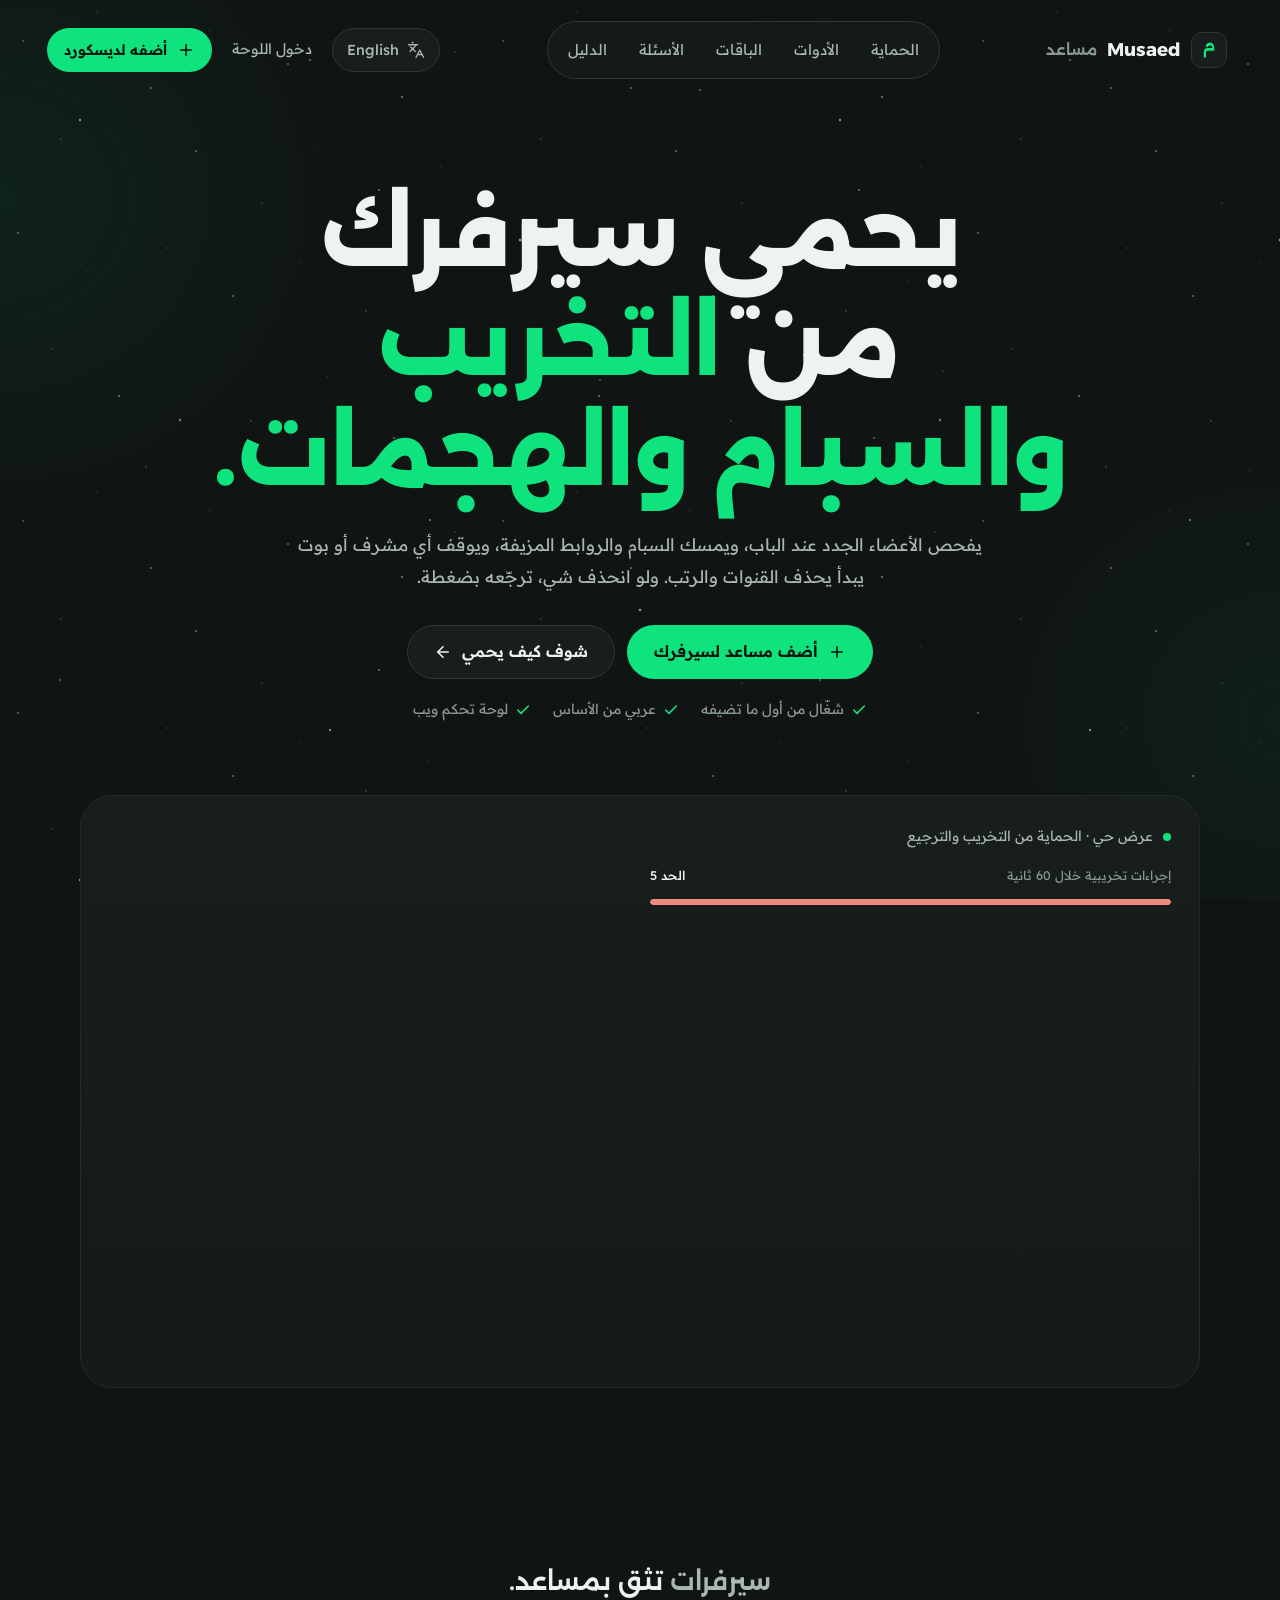
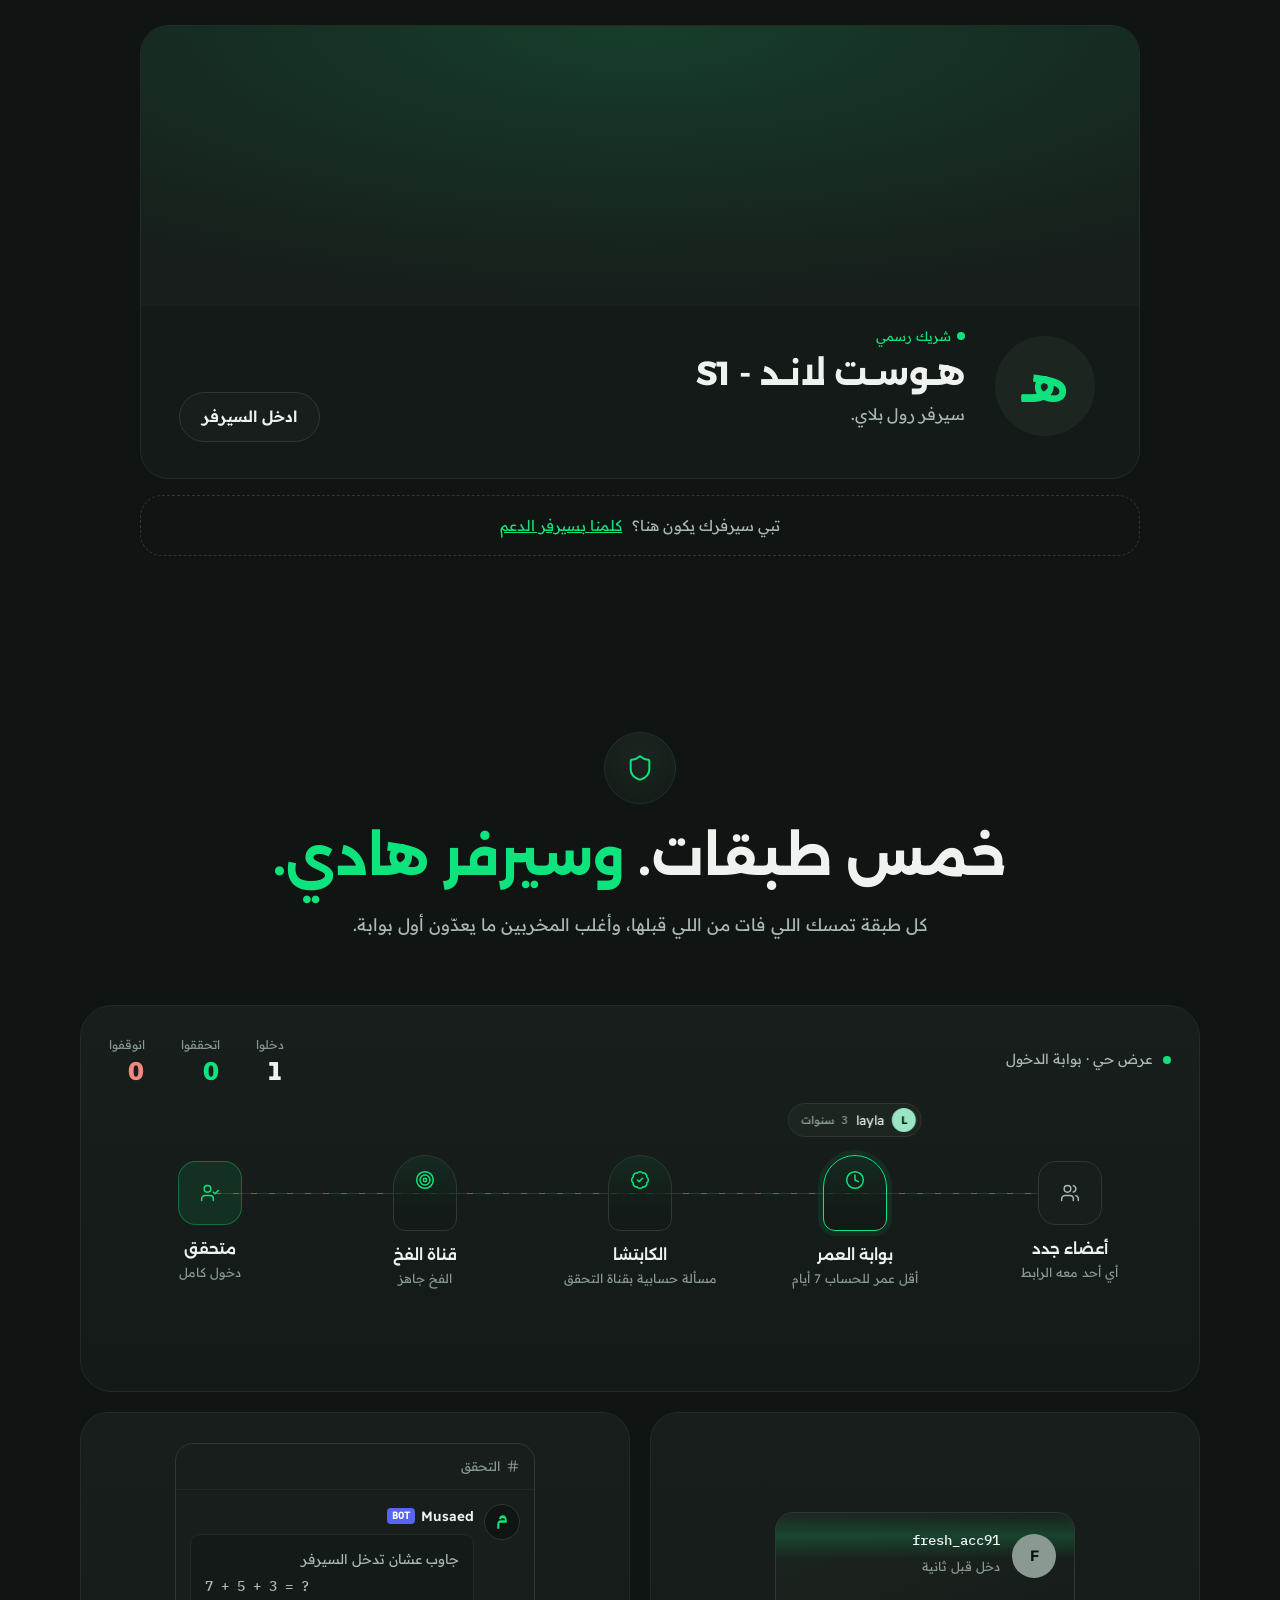
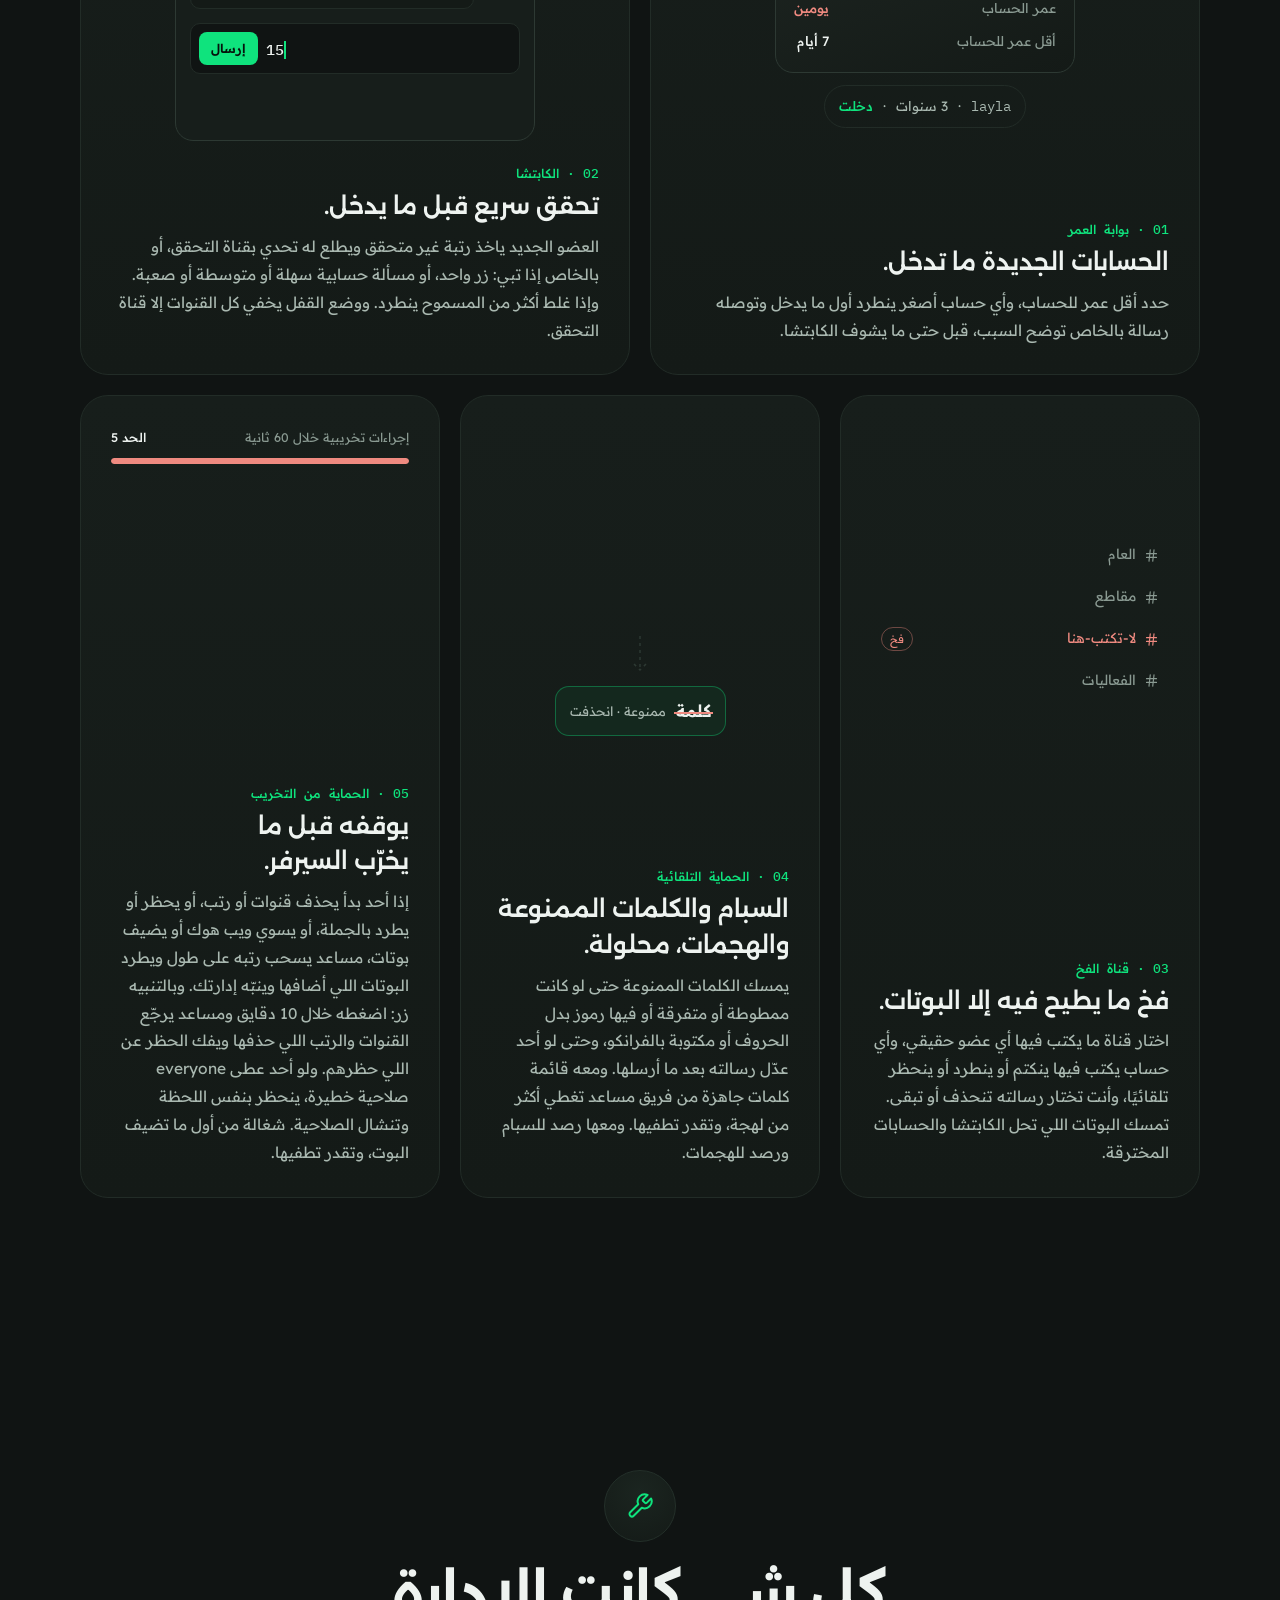
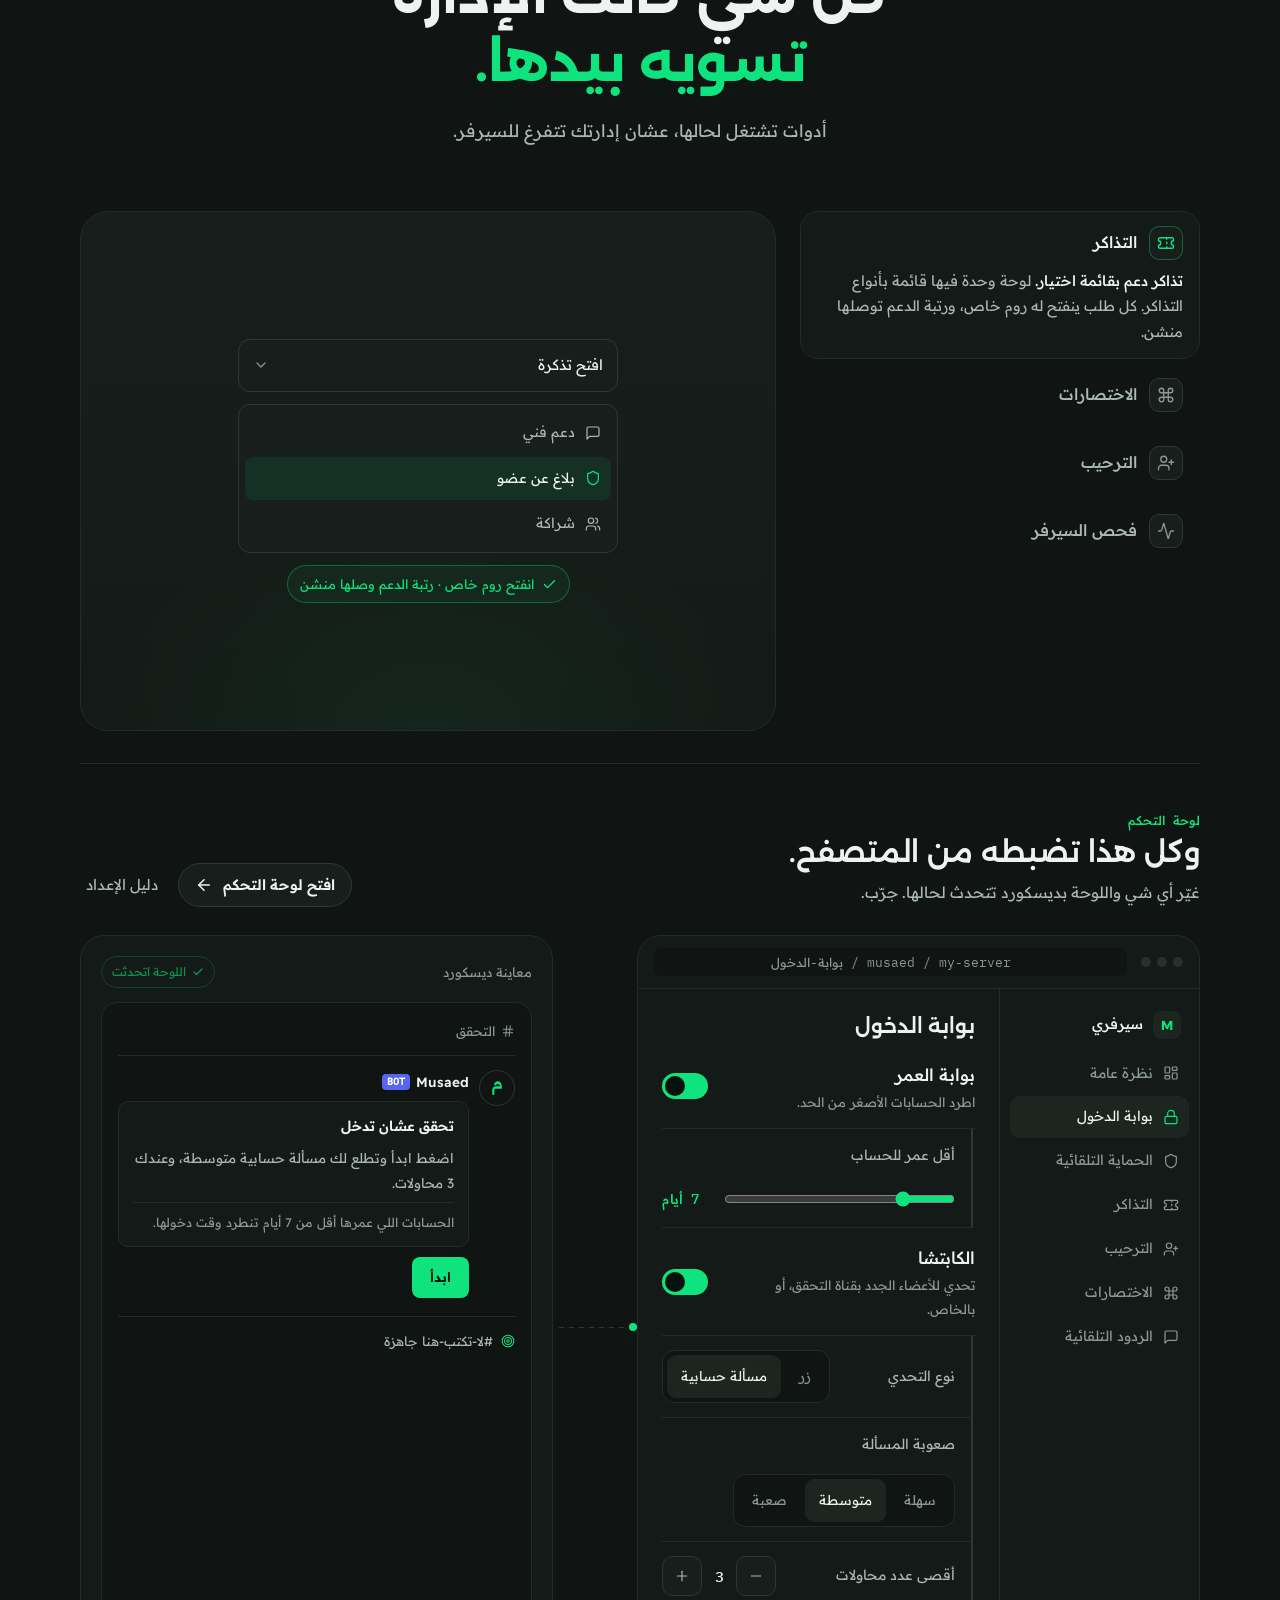
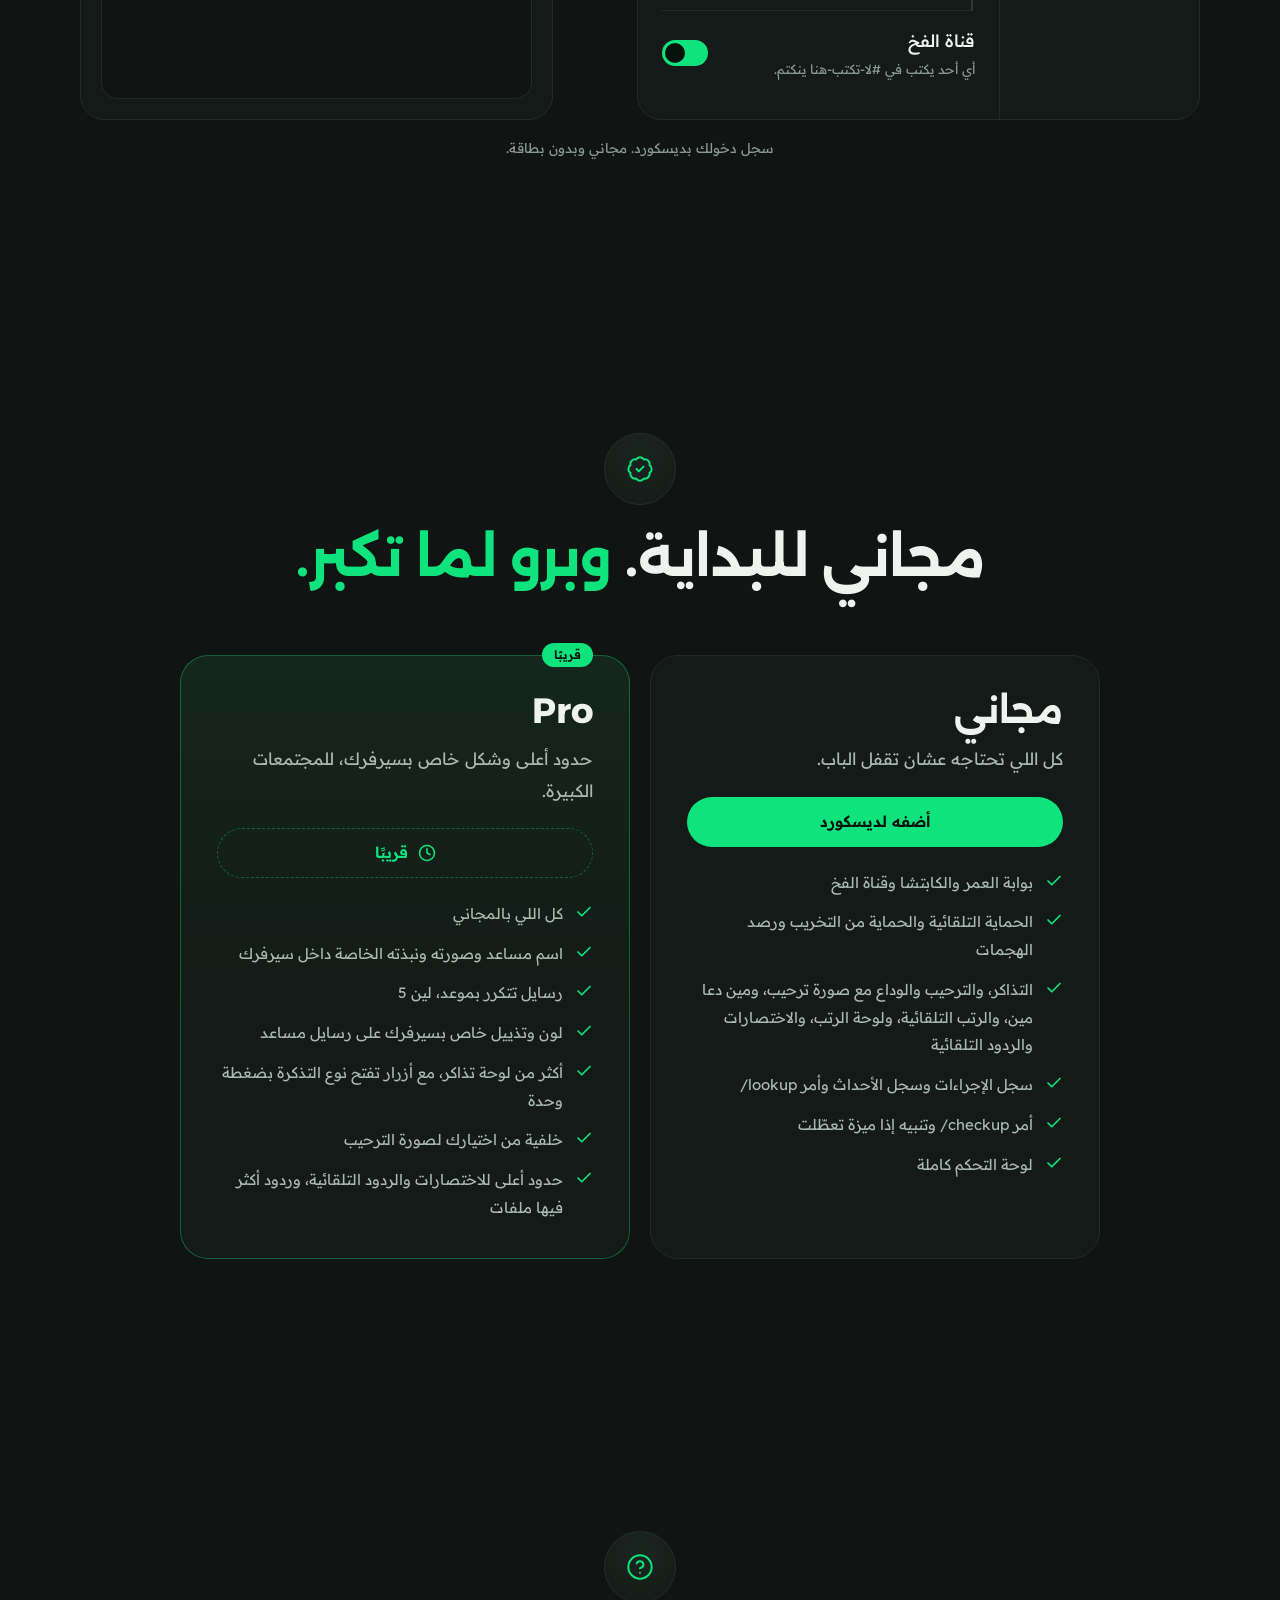
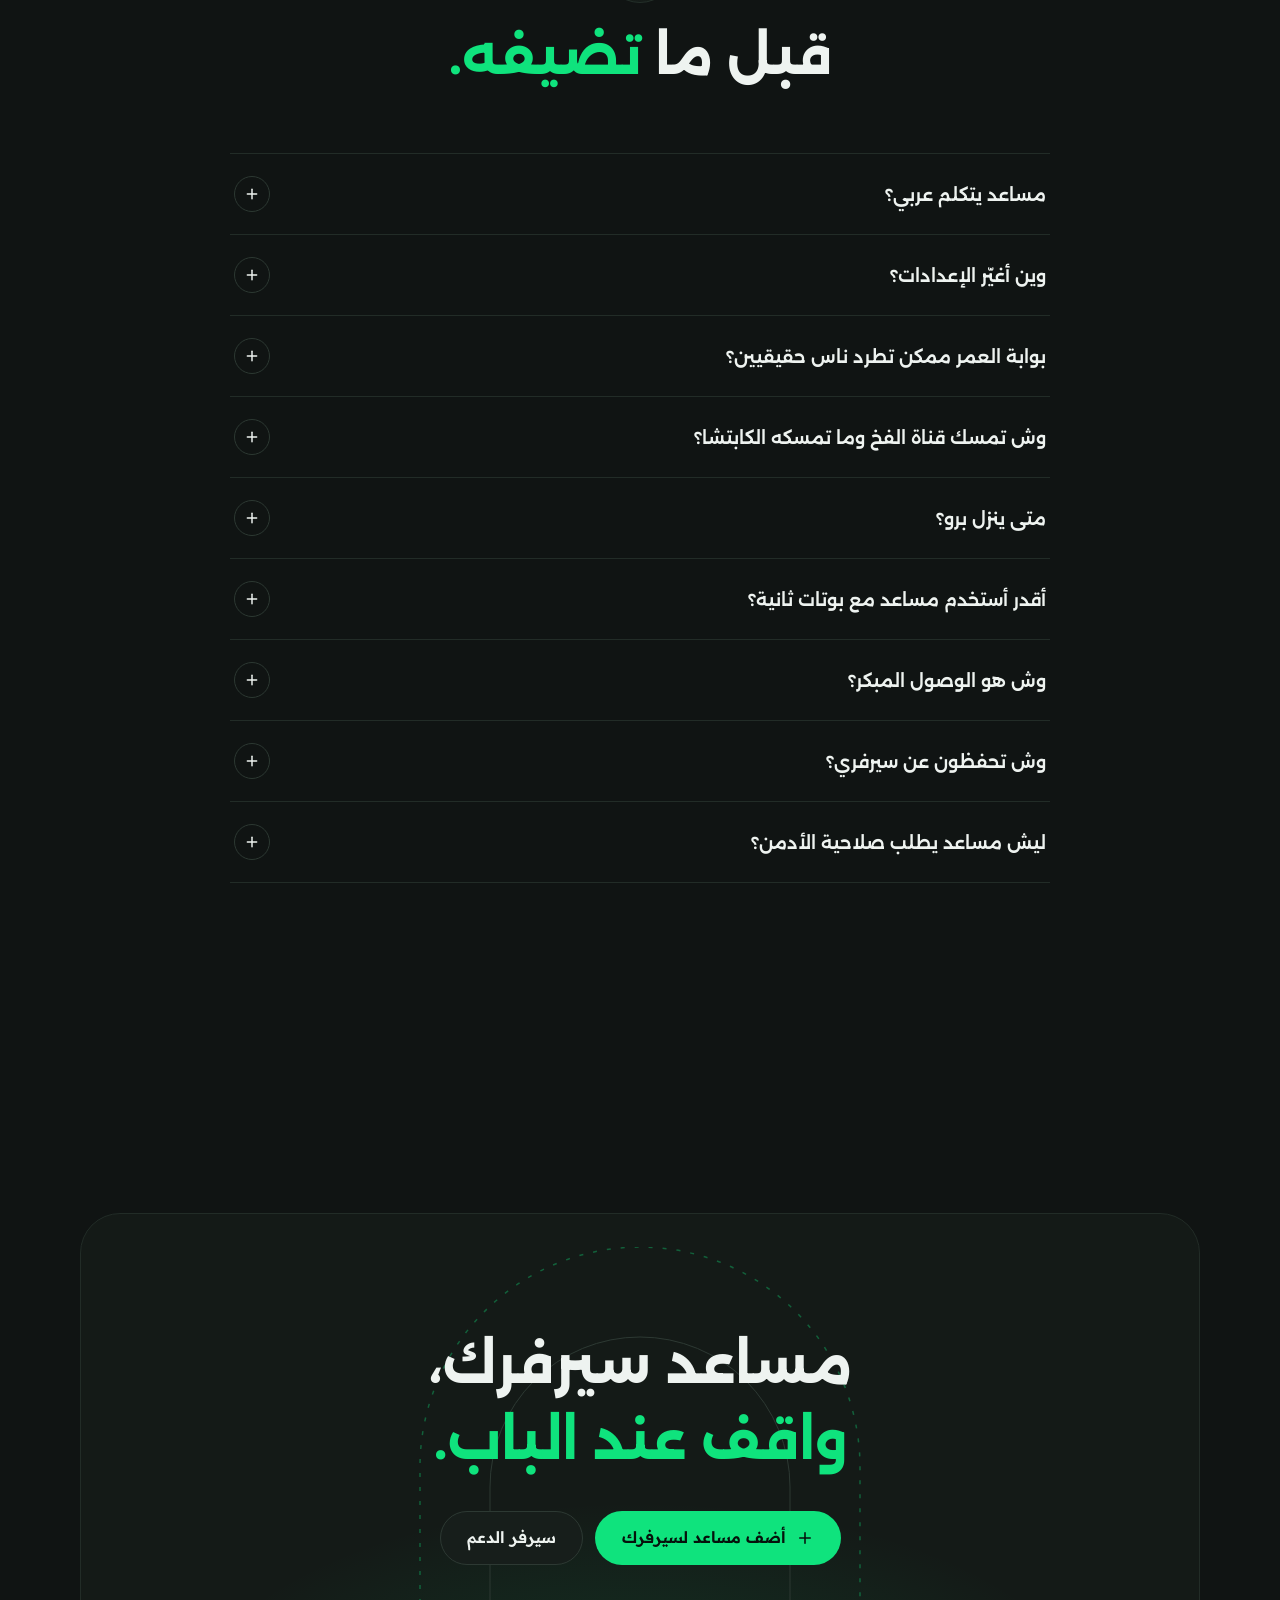
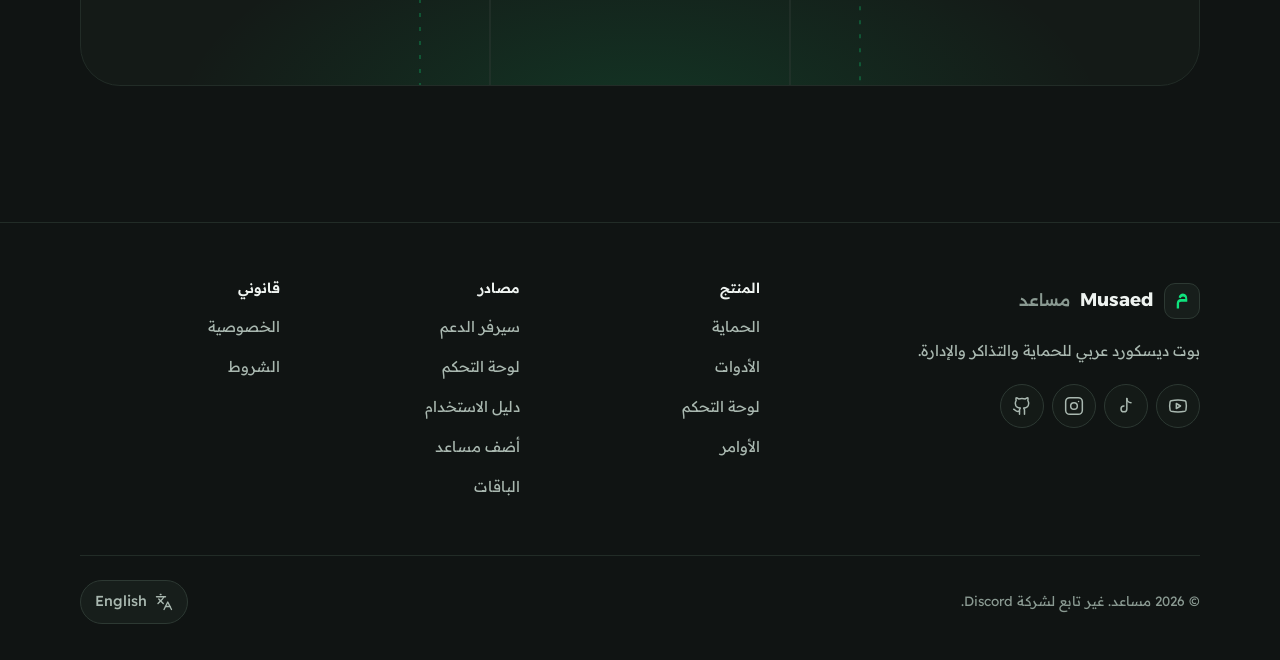
<file: index.html>
<!doctype html>
<html lang="en" dir="ltr">
<head>
  <meta charset="utf-8">
  <meta name="viewport" content="width=device-width, initial-scale=1">
  <title>مساعد — بوت ديسكورد اللي يحرس الباب</title>
  <meta name="description" content="مساعد بوت ديسكورد عربي يحرس باب سيرفرك: بوابة عمر الحساب والكابتشا وقناة الفخ، وحماية من السبام والتخريب، وتذاكر وترحيب. وكل شي من لوحة تحكم ويب.">
  <meta name="theme-color" content="#101413">
  <meta property="og:locale" content="ar_SA">
  <meta property="og:locale:alternate" content="en_US">
  <meta property="og:title" content="مساعد · Musaed">
  <meta property="og:description" content="المشاكل توقف عند الباب. بوت ديسكورد عربي للحماية والتذاكر والإدارة.">
  <meta property="og:type" content="website">
  <meta property="og:url" content="https://musaed.dev/">
  <meta property="og:image" content="https://musaed.dev/assets/Pics/musaed-banner.png">
  <meta property="og:image:width" content="960">
  <meta property="og:image:height" content="540">
  <meta property="og:image:alt" content="شعار مساعد: Musaed | مساعد">
  <meta name="twitter:card" content="summary_large_image">
  <meta name="twitter:title" content="مساعد · Musaed">
  <meta name="twitter:description" content="المشاكل توقف عند الباب. بوت ديسكورد عربي للحماية والتذاكر والإدارة.">
  <meta name="twitter:image" content="https://musaed.dev/assets/Pics/musaed-banner.png">
  <meta name="twitter:image:alt" content="شعار مساعد: Musaed | مساعد">
  <link rel="canonical" href="https://musaed.dev/">
  <link rel="icon" href="assets/Pics/musaed-favicon.svg" type="image/svg+xml">
  <link rel="alternate icon" href="assets/Pics/musaed-favicon.png" type="image/png">
  <link rel="apple-touch-icon" href="assets/Pics/musaed-avatar.png">
  <link rel="preload" href="assets/fonts/alexandria-arabic.woff2" as="font" type="font/woff2" crossorigin>
  <link rel="preload" href="assets/fonts/readexpro-arabic.woff2" as="font" type="font/woff2" crossorigin>
  <link rel="stylesheet" href="assets/css/styles.css?v=16">
  <script type="application/ld+json">
{
  "@context": "https://schema.org",
  "@graph": [
    {
      "@type": "Organization",
      "@id": "https://musaed.dev/#org",
      "name": "Musaed",
      "alternateName": "مساعد",
      "url": "https://musaed.dev/",
      "logo": "https://musaed.dev/assets/Pics/musaed-avatar.png",
      "sameAs": [
        "https://www.youtube.com/@musaed_dev",
        "https://www.tiktok.com/@musaed_dev",
        "https://www.instagram.com/musaed_dev",
        "https://github.com/musaed-dev"
      ]
    },
    {
      "@type": "WebSite",
      "@id": "https://musaed.dev/#website",
      "url": "https://musaed.dev/",
      "name": "مساعد",
      "inLanguage": ["ar", "en"],
      "publisher": { "@id": "https://musaed.dev/#org" }
    },
    {
      "@type": "SoftwareApplication",
      "@id": "https://musaed.dev/#app",
      "name": "مساعد",
      "alternateName": "Musaed",
      "url": "https://musaed.dev/",
      "inLanguage": "ar",
      "applicationCategory": "BusinessApplication",
      "operatingSystem": "Discord",
      "description": "مساعد يفحص كل عضو جديد ببوابة عمر الحساب والكابتشا وقناة الفخ، ويحمي سيرفرك من السبام والتخريب، ومعه التذاكر واختصارات الإدارة وسجل الأحداث. عربي من الأساس، وتضبطه من لوحة تحكم على الويب.",
      "image": "https://musaed.dev/assets/Pics/musaed-avatar.png",
      "isAccessibleForFree": true,
      "featureList": [
        "بوابة عمر الحساب",
        "الكابتشا",
        "قناة الفخ",
        "الحماية التلقائية",
        "رصد الهجمات",
        "الحماية من التخريب",
        "التذاكر",
        "اختصارات الإدارة",
        "الترحيب والوداع مع صورة ترحيب، والرتب التلقائية",
        "لوحة يختار منها الأعضاء رتبهم",
        "ردود تلقائية مع صورة أو ملف",
        "سجل الإجراءات",
        "سجل الأحداث",
        "فحص السيرفر",
        "لوحة تحكم ويب"
      ],
      "publisher": { "@id": "https://musaed.dev/#org" }
    },
    {
      "@type": "FAQPage",
      "@id": "https://musaed.dev/#faq",
      "inLanguage": "ar",
      "mainEntity": [
        {
          "@type": "Question",
          "name": "مساعد يتكلم عربي؟",
          "acceptedAnswer": {
            "@type": "Answer",
            "text": "إيه. مساعد مبني عربي من الأساس، ردوده ولوحاته ووصف أوامره كلها بالعربي."
          }
        },
        {
          "@type": "Question",
          "name": "وين أغيّر الإعدادات؟",
          "acceptedAnswer": {
            "@type": "Answer",
            "text": "من لوحة التحكم على الويب. سجل دخولك بديسكورد، اختار سيرفرك، وكل ميزة لها صفحتها. ولوحات التذاكر والتحقق بديسكورد تتحدث لحالها أول ما تحفظ."
          }
        },
        {
          "@type": "Question",
          "name": "بوابة العمر ممكن تطرد ناس حقيقيين؟",
          "acceptedAnswer": {
            "@type": "Answer",
            "text": "بس الحسابات الأصغر من الحد اللي تختاره، ووقت دخولهم فقط. وتوصلهم رسالة بالخاص توضح السبب، عشان الشخص الحقيقي يعرف يرجع لما يكبر حسابه."
          }
        },
        {
          "@type": "Question",
          "name": "وش تمسك قناة الفخ وما تمسكه الكابتشا؟",
          "acceptedAnswer": {
            "@type": "Answer",
            "text": "الحسابات اللي عدّت التحقق: بوتات تحل الكابتشا، أو حسابات مخترقة، أو أحد تجاهل قناة مكتوب عليها «لا تكتب هنا». وغير المتحققين أصلًا ما يشوفون الفخ."
          }
        },
        {
          "@type": "Question",
          "name": "متى ينزل برو؟",
          "acceptedAnswer": {
            "@type": "Answer",
            "text": "قريبًا. كل مزايا الباقة المجانية شغالة من اليوم، وبرو بيضيف اسم مساعد وصورته الخاصة داخل سيرفرك، ورسايل تتكرر بموعد، ولون وتذييل خاص بسيرفرك على رسايل مساعد، وأكثر من لوحة تذاكر، وحدود أعلى. وبنعلن عن نزوله بسيرفر الدعم."
          }
        },
        {
          "@type": "Question",
          "name": "أقدر أستخدم مساعد مع بوتات ثانية؟",
          "acceptedAnswer": {
            "@type": "Answer",
            "text": "أكيد. كل ميزة تنفعّل وتنطفي لحالها، فمساعد يحرس الباب وبوتاتك الثانية تكمل شغلها."
          }
        },
        {
          "@type": "Question",
          "name": "وش هو الوصول المبكر؟",
          "acceptedAnswer": {
            "@type": "Answer",
            "text": "طريقة يجرّب فيها السيرفر مزايا مساعد الجديدة قبل ما تنطلق للكل. ما يعطيك أكثر من برو، وما يرفع أي حد. والميزة اللي فيه ممكن تتغير أو تنشال، وممكن تصير مدفوعة بعدين. وبنعلن طريقة الانضمام بسيرفر الدعم."
          }
        },
        {
          "@type": "Question",
          "name": "وش تحفظون عن سيرفري؟",
          "acceptedAnswer": {
            "@type": "Answer",
            "text": "بس اللي يحتاجه مساعد عشان يحمي سيرفرك، والباقي ينمسح بشكل دوري. إذا شلت البوت تنحط بياناته على جنب: رجّعه قريب وترجع إعداداتك، وإذا طولت تنحذف نهائيًا. والتفاصيل كاملة بسياسة الخصوصية."
          }
        },
        {
          "@type": "Question",
          "name": "ليش مساعد يطلب صلاحية الأدمن؟",
          "acceptedAnswer": {
            "@type": "Answer",
            "text": "عشان يقدر يوقف أي أحد يخرّب سيرفرك، لازم تكون رتبته فوق رتبة اللي يخرّب، ويحتاج يسحب الرتب ويرجّع القنوات والرتب اللي انحذفت. وأي إجراء ياخذه ينسجل بسجل الإجراءات. ونصيحتنا: فعّل التحقق بخطوتين لكل الإدارة، لأن أغلب السيرفرات اللي تنخرب تبدأ بحساب مشرف مخترق."
          }
        }
      ]
    }
  ]
}
  </script>
  <script>
    (function () {
      var d = document.documentElement, lang = 'en';
      try {
        var q = new URLSearchParams(location.search).get('lang');
        var s = localStorage.getItem('musaed-lang');
        lang = q === 'ar' || q === 'en' ? q : s === 'en' ? 'en' : 'ar';
      } catch (e) {}
      d.lang = lang; d.dir = lang === 'ar' ? 'rtl' : 'ltr';
      d.classList.add('js');
      if (lang === 'ar') d.classList.add('i18n-pending');
    })();
  </script>
  <script src="assets/js/i18n.js?v=14" defer></script>
  <script src="assets/js/main.js?v=13" defer></script>
</head>
<body>
  <a class="skip" href="#main" data-i18n="skip">Skip to content</a>

  <svg width="0" height="0" style="position:absolute" aria-hidden="true" focusable="false">
    <symbol id="glyph" viewBox="0 0 1024 1024"><path fill="currentColor" d="M242 655.5Q242 405.5 462 405.5H681Q677 346.5 644.5 313.5Q612 280.5 563 280.5Q513 280.5 487.5 305Q462 329.5 453 367.5L344 332.5Q353 274.5 375.5 235.5Q398 196.5 428.5 173.5Q459 150.5 493.5 140.5Q528 130.5 561 130.5Q663 130.5 722.5 208Q782 285.5 782 428.5V555.5H462Q432 555.5 412.5 560Q393 564.5 382 575.5Q371 586.5 366.5 606Q362 625.5 362 655.5V893.5H242Z"/></symbol>
    <symbol id="i-plus" viewBox="0 0 24 24"><path d="M5 12h14"/><path d="M12 5v14"/></symbol>
    <symbol id="i-youtube" viewBox="0 0 24 24"><path d="M2.5 17a24.1 24.1 0 0 1 0-10 2 2 0 0 1 1.4-1.4 49.6 49.6 0 0 1 16.2 0A2 2 0 0 1 21.5 7a24.1 24.1 0 0 1 0 10 2 2 0 0 1-1.4 1.4 49.6 49.6 0 0 1-16.2 0A2 2 0 0 1 2.5 17"/><path d="m10 15 5-3-5-3z"/></symbol>
    <symbol id="i-tiktok" viewBox="0 0 24 24"><path d="M13 3v12.5a3.5 3.5 0 1 1-3.5-3.5"/><path d="M13 3a5 5 0 0 0 5 5"/></symbol>
    <symbol id="i-instagram" viewBox="0 0 24 24"><rect width="20" height="20" x="2" y="2" rx="5"/><circle cx="12" cy="12" r="4"/><path d="M17.5 6.5h.01"/></symbol>
    <symbol id="i-github" viewBox="0 0 24 24"><path d="M15 22v-4a4.8 4.8 0 0 0-1-3.5c3 0 6-2 6-5.5.08-1.25-.27-2.48-1-3.5.28-1.15.28-2.35 0-3.5 0 0-1 0-3 1.5-2.64-.5-5.36-.5-8 0C6 2 5 2 5 2c-.3 1.15-.3 2.35 0 3.5A5.4 5.4 0 0 0 4 9c0 3.5 3 5.5 6 5.5-.39.49-.68 1.05-.85 1.65-.17.6-.22 1.23-.15 1.85v4"/><path d="M9 18c-4.51 2-5-2-7-2"/></symbol>
    <symbol id="i-minus" viewBox="0 0 24 24"><path d="M5 12h14"/></symbol>
    <symbol id="i-arrow" viewBox="0 0 24 24"><path d="M5 12h14"/><path d="m12 5 7 7-7 7"/></symbol>
    <symbol id="i-check" viewBox="0 0 24 24"><path d="M20 6 9 17l-5-5"/></symbol>
    <symbol id="i-x" viewBox="0 0 24 24"><path d="M18 6 6 18"/><path d="m6 6 12 12"/></symbol>
    <symbol id="i-menu" viewBox="0 0 24 24"><path d="M4 7h16"/><path d="M4 12h16"/><path d="M4 17h16"/></symbol>
    <symbol id="i-lang" viewBox="0 0 24 24"><path d="m5 8 6 6"/><path d="m4 14 6-6 2-3"/><path d="M2 5h12"/><path d="M7 2h1"/><path d="m22 22-5-10-5 10"/><path d="M14 18h6"/></symbol>
    <symbol id="i-users" viewBox="0 0 24 24"><path d="M16 21v-2a4 4 0 0 0-4-4H6a4 4 0 0 0-4 4v2"/><circle cx="9" cy="7" r="4"/><path d="M22 21v-2a4 4 0 0 0-3-3.87"/><path d="M16 3.13a4 4 0 0 1 0 7.75"/></symbol>
    <symbol id="i-clock" viewBox="0 0 24 24"><circle cx="12" cy="12" r="10"/><path d="M12 6v6l4 2"/></symbol>
    <symbol id="i-badge" viewBox="0 0 24 24"><path d="M3.85 8.62a4 4 0 0 1 4.78-4.77 4 4 0 0 1 6.74 0 4 4 0 0 1 4.78 4.78 4 4 0 0 1 0 6.74 4 4 0 0 1-4.77 4.78 4 4 0 0 1-6.75 0 4 4 0 0 1-4.78-4.77 4 4 0 0 1 0-6.760Z"/><path d="m9 12 2 2 4-4"/></symbol>
    <symbol id="i-target" viewBox="0 0 24 24"><circle cx="12" cy="12" r="10"/><circle cx="12" cy="12" r="6"/><circle cx="12" cy="12" r="2"/></symbol>
    <symbol id="i-shield" viewBox="0 0 24 24"><path d="M20 13c0 5-3.5 7.5-7.66 8.95a1 1 0 0 1-.67-.01C7.5 20.5 4 18 4 13V6a1 1 0 0 1 1-1c2 0 4.5-1.2 6.24-2.72a1.17 1.17 0 0 1 1.52 0C14.51 3.81 17 5 19 5a1 1 0 0 1 1 1z"/></symbol>
    <symbol id="i-usercheck" viewBox="0 0 24 24"><path d="M16 21v-2a4 4 0 0 0-4-4H6a4 4 0 0 0-4 4v2"/><circle cx="9" cy="7" r="4"/><path d="m16 11 2 2 4-4"/></symbol>
    <symbol id="i-ticket" viewBox="0 0 24 24"><path d="M2 9a3 3 0 0 1 0 6v2a2 2 0 0 0 2 2h16a2 2 0 0 0 2-2v-2a3 3 0 0 1 0-6V7a2 2 0 0 0-2-2H4a2 2 0 0 0-2 2Z"/><path d="M13 5v2"/><path d="M13 17v2"/><path d="M13 11v2"/></symbol>
    <symbol id="i-command" viewBox="0 0 24 24"><path d="M15 6v12a3 3 0 1 0 3-3H6a3 3 0 1 0 3 3V6a3 3 0 1 0-3 3h12a3 3 0 1 0-3-3"/></symbol>
    <symbol id="i-message" viewBox="0 0 24 24"><path d="M21 15a2 2 0 0 1-2 2H7l-4 4V5a2 2 0 0 1 2-2h14a2 2 0 0 1 2 2z"/></symbol>
    <symbol id="i-userplus" viewBox="0 0 24 24"><path d="M16 21v-2a4 4 0 0 0-4-4H6a4 4 0 0 0-4 4v2"/><circle cx="9" cy="7" r="4"/><path d="M19 8v6"/><path d="M22 11h-6"/></symbol>
    <symbol id="i-search" viewBox="0 0 24 24"><circle cx="11" cy="11" r="8"/><path d="m21 21-4.3-4.3"/></symbol>
    <symbol id="i-lock" viewBox="0 0 24 24"><rect width="18" height="11" x="3" y="11" rx="2"/><path d="M7 11V7a5 5 0 0 1 10 0v4"/></symbol>
    <symbol id="i-hash" viewBox="0 0 24 24"><path d="M4 9h16"/><path d="M4 15h16"/><path d="M10 3 8 21"/><path d="M16 3l-2 18"/></symbol>
    <symbol id="i-restore" viewBox="0 0 24 24"><path d="M3 12a9 9 0 1 0 9-9 9.75 9.75 0 0 0-6.74 2.74L3 8"/><path d="M3 3v5h5"/></symbol>
    <symbol id="i-trash" viewBox="0 0 24 24"><path d="M3 6h18"/><path d="M19 6v14c0 1-1 2-2 2H7c-1 0-2-1-2-2V6"/><path d="M8 6V4c0-1 1-2 2-2h4c1 0 2 1 2 2v2"/></symbol>
    <symbol id="i-file" viewBox="0 0 24 24"><path d="M15 2H6a2 2 0 0 0-2 2v16a2 2 0 0 0 2 2h12a2 2 0 0 0 2-2V7Z"/><path d="M14 2v4a2 2 0 0 0 2 2h4"/><path d="M16 13H8"/><path d="M16 17H8"/><path d="M10 9H8"/></symbol>
    <symbol id="i-layout" viewBox="0 0 24 24"><rect width="7" height="9" x="3" y="3" rx="1"/><rect width="7" height="5" x="14" y="3" rx="1"/><rect width="7" height="9" x="14" y="12" rx="1"/><rect width="7" height="5" x="3" y="16" rx="1"/></symbol>
    <symbol id="i-chevron" viewBox="0 0 24 24"><path d="m6 9 6 6 6-6"/></symbol>
    <symbol id="i-list" viewBox="0 0 24 24"><path d="M3 6h.01"/><path d="M3 12h.01"/><path d="M3 18h.01"/><path d="M8 6h13"/><path d="M8 12h13"/><path d="M8 18h13"/></symbol>
    <symbol id="i-activity" viewBox="0 0 24 24"><path d="M22 12h-2.48a2 2 0 0 0-1.93 1.46l-2.35 8.36a.25.25 0 0 1-.48 0L9.24 2.18a.25.25 0 0 0-.48 0l-2.35 8.36A2 2 0 0 1 4.49 12H2"/></symbol>
    <symbol id="i-bell" viewBox="0 0 24 24"><path d="M10.268 21a2 2 0 0 0 3.464 0"/><path d="M3.262 15.326A1 1 0 0 0 4 17h16a1 1 0 0 0 .74-1.673C19.41 13.956 18 12.499 18 8A6 6 0 0 0 6 8c0 4.499-1.411 5.956-2.738 7.326"/></symbol>
    <symbol id="i-alert" viewBox="0 0 24 24"><path d="m21.73 18-8-14a2 2 0 0 0-3.48 0l-8 14A2 2 0 0 0 4 21h16a2 2 0 0 0 1.73-3"/><path d="M12 9v4"/><path d="M12 17h.01"/></symbol>
    <symbol id="i-userminus" viewBox="0 0 24 24"><path d="M16 21v-2a4 4 0 0 0-4-4H6a4 4 0 0 0-4 4v2"/><circle cx="9" cy="7" r="4"/><path d="M22 11h-6"/></symbol>
    <symbol id="i-play" viewBox="0 0 24 24"><path d="M7 4.6v14.8a1 1 0 0 0 1.52.85l12.02-7.4a1 1 0 0 0 0-1.7L8.52 3.75A1 1 0 0 0 7 4.6Z"/></symbol>
    <symbol id="i-pencil" viewBox="0 0 24 24"><path d="M21.174 6.812a1 1 0 0 0-3.986-3.987L3.842 16.174a2 2 0 0 0-.5.83l-1.321 4.352a.5.5 0 0 0 .623.622l4.353-1.32a2 2 0 0 0 .83-.497z"/></symbol>
    <symbol id="i-wrench" viewBox="0 0 24 24"><path d="M14.7 6.3a1 1 0 0 0 0 1.4l1.6 1.6a1 1 0 0 0 1.4 0l3.77-3.77a6 6 0 0 1-7.94 7.94l-6.91 6.91a2.12 2.12 0 0 1-3-3l6.91-6.91a6 6 0 0 1 7.94-7.94l-3.76 3.76z"/></symbol>
    <symbol id="i-terminal" viewBox="0 0 24 24"><path d="m4 17 6-6-6-6"/><path d="M12 19h8"/></symbol>
    <symbol id="i-help" viewBox="0 0 24 24"><circle cx="12" cy="12" r="10"/><path d="M9.09 9a3 3 0 0 1 5.83 1c0 2-3 3-3 3"/><path d="M12 17h.01"/></symbol>
  </svg>

  <header class="nav" id="nav">
    <div class="nav-in">
      <a href="#top" class="brand" aria-label="Musaed">
        <span class="brand-mark"><svg aria-hidden="true"><use href="#glyph"/></svg></span>
        <span class="brand-name">Musaed</span><span class="brand-ar" lang="ar" aria-hidden="true">مساعد</span>
      </a>
      <nav class="nav-links" aria-label="Primary" data-i18n-attr="aria-label:nav.aria">
        <a href="#protection" data-i18n="nav.protection">Protection</a>
        <a href="#toolkit" data-i18n="nav.toolkit">Toolkit</a>
        <!-- <a href="#commands" data-i18n="nav.commands">Commands</a> (section cut 2026-11-22) -->
        <a href="#plans" data-i18n="nav.plans">Plans</a>
        <a href="#faq" data-i18n="nav.faq">FAQ</a>
        <a href="guide/" data-i18n="nav.guide">Guide</a>
      </nav>
      <div class="nav-cta">
        <button class="lang-btn" type="button" data-lang-toggle aria-label="اقرأ الصفحة بالعربي">
          <svg class="i" aria-hidden="true"><use href="#i-lang"/></svg><span data-lang-label>عربي</span>
        </button>
        <a class="nav-login" href="https://dashboard.musaed.dev/auth/login" target="_blank" rel="noopener" data-i18n="nav.login">Log in</a>
        <a class="btn btn-primary btn-sm nav-add" href="https://discord.com/oauth2/authorize?client_id=1341863717247258655&amp;permissions=8&amp;integration_type=0&amp;scope=bot+applications.commands" target="_blank" rel="noopener">
          <svg class="i" aria-hidden="true"><use href="#i-plus"/></svg><span data-i18n="cta.add">Add to Discord</span>
        </a>
        <button class="menu-btn" type="button" aria-expanded="false" aria-controls="mobile-menu" data-i18n-attr="aria-label:nav.open" aria-label="Open menu">
          <svg class="i i-open" aria-hidden="true"><use href="#i-menu"/></svg>
          <svg class="i i-close" aria-hidden="true"><use href="#i-x"/></svg>
        </button>
      </div>
    </div>
    <div class="mobile-menu" id="mobile-menu" hidden>
      <a href="#protection" data-i18n="nav.protection">Protection</a>
      <a href="#toolkit" data-i18n="nav.toolkit">Toolkit</a>
      <!-- <a href="#commands" data-i18n="nav.commands">Commands</a> (section cut 2026-11-22) -->
      <a href="#plans" data-i18n="nav.plans">Plans</a>
      <a href="#faq" data-i18n="nav.faq">FAQ</a>
      <a href="guide/" data-i18n="nav.guide">Guide</a>
      <a href="https://dashboard.musaed.dev/auth/login" target="_blank" rel="noopener" data-i18n="nav.login">Log in</a>
      <a class="btn btn-primary" href="https://discord.com/oauth2/authorize?client_id=1341863717247258655&amp;permissions=8&amp;integration_type=0&amp;scope=bot+applications.commands" target="_blank" rel="noopener"><svg class="i" aria-hidden="true"><use href="#i-plus"/></svg><span data-i18n="cta.add">Add to Discord</span></a>
    </div>
  </header>

  <main id="main">
    <!-- HERO (2026-11-22, owner): leads with anti-nuke's undo. The live count is the pill
         now (hidden until real data arrives); the old eyebrow and the "free" check are kept
         as comments. The gate demo moved down into #protection. -->
    <section class="hero" id="top">
      <div class="hero-bg" aria-hidden="true"><div class="aurora"></div></div>
      <div class="wrap hero-copy">
        <!-- <p class="eyebrow-pill fade-up" style="--d:0ms"><span class="pulse" aria-hidden="true"></span><span data-i18n="hero.eyebrow">Musaed means “the helper” in Arabic</span></p> -->
        <p class="live-stats eyebrow-pill" data-live-stats hidden><span class="pulse" aria-hidden="true"></span><span data-live-text></span></p>
        <h1 class="display fade-up" style="--d:120ms" data-i18n="hero.title">Protects your server from <em>wrecking, spam and raids.</em></h1>
        <p class="lede fade-up" style="--d:240ms" data-i18n="hero.sub">Musaed checks new members at the door, catches spam and scam links, and stops any mod or bot that starts deleting channels and roles. And if something does get deleted, one press brings it back.</p>
        <div class="cta-row fade-up" style="--d:360ms">
          <a class="btn btn-primary btn-lg" href="https://discord.com/oauth2/authorize?client_id=1341863717247258655&amp;permissions=8&amp;integration_type=0&amp;scope=bot+applications.commands" target="_blank" rel="noopener"><svg class="i" aria-hidden="true"><use href="#i-plus"/></svg><span data-i18n="cta.addLong">Add Musaed to your server</span></a>
          <a class="btn btn-ghost btn-lg" href="#protection"><span data-i18n="hero.cta2">See how it protects</span><svg class="i i-arrow" aria-hidden="true"><use href="#i-arrow"/></svg></a>
        </div>
        <ul class="assure fade-up" style="--d:460ms">
          <!-- <li><svg class="i" aria-hidden="true"><use href="#i-check"/></svg><span data-i18n="hero.a1">Free to start</span></li> -->
          <li><svg class="i" aria-hidden="true"><use href="#i-check"/></svg><span data-i18n="hero.a4">On from the moment you add it</span></li>
          <li><svg class="i" aria-hidden="true"><use href="#i-check"/></svg><span data-i18n="hero.a2">Speaks Arabic</span></li>
          <li><svg class="i" aria-hidden="true"><use href="#i-check"/></svg><span data-i18n="hero.a3">Web dashboard</span></li>
        </ul>
      </div>

      <!-- Undo demo: the anti-nuke card's loop, then the alert's «رجّع اللي خرّبه» button
           being pressed and each deleted thing coming back. Pure CSS on a 12 s loop; its
           resting style is the last frame, for reduced motion. Wording mirrors the bot's
           real strings (core/strings.py ANTINUKE_*). -->
      <div class="wrap">
        <div class="gate-demo undo-demo fade-up" style="--d:560ms" id="undo">
          <div class="demo-head">
            <p class="demo-label"><span class="pulse" aria-hidden="true"></span><span data-i18n="undo.label">Live demo · anti-nuke and the undo</span></p>
          </div>
          <p class="sr-only" data-i18n="undo.sr">An animation of anti-nuke: a moderator deletes two channels and a role and bans two members; at the fifth action within 60 seconds Musaed removes their roles and posts an alert to the staff. An admin presses «Put back what they wrecked», and Musaed brings back both channels and the role and lifts both bans.</p>
          <div class="undo-grid" aria-hidden="true">
            <div class="undo-col pv-nuke">
              <div class="nuke-top"><span data-i18n="l5.window">Destructive actions in 60 seconds</span><b data-i18n="l5.limit">limit 5</b></div>
              <div class="meter"><i></i></div>
              <ol class="audit">
                <li><svg class="i"><use href="#i-trash"/></svg><span data-i18n="l5.a1">deleted #general</span><b>1</b></li>
                <li><svg class="i"><use href="#i-trash"/></svg><span data-i18n="l5.a2">deleted #rules</span><b>2</b></li>
                <li><svg class="i"><use href="#i-trash"/></svg><span data-i18n="l5.a3">deleted the @Mods role</span><b>3</b></li>
                <li><svg class="i"><use href="#i-x"/></svg><span data-i18n="l5.a4">banned layla</span><b>4</b></li>
                <li><svg class="i"><use href="#i-x"/></svg><span data-i18n="l5.a5">banned omar</span><b>5</b></li>
              </ol>
              <p class="chip-ok nuke-stop"><svg class="i"><use href="#i-shield"/></svg><span data-i18n="l5.stop">rogue_mod stopped · roles removed, staff alerted</span></p>
            </div>
            <div class="undo-col">
              <div class="dc-card undo-alert">
                <div class="dc-row">
                  <span class="bot-av"><svg><use href="#glyph"/></svg></span>
                  <div>
                    <p class="dc-meta"><b>Musaed</b><span class="badge">BOT</span></p>
                    <div class="embed">
                      <strong data-i18n="undo.title">Stopped a wrecking attempt</strong>
                      <span data-i18n="undo.desc">rogue_mod did 5 in 60 seconds.</span>
                      <span data-i18n="undo.offer">Nothing is back yet. Press the button within 10 minutes and I'll put it back.</span>
                    </div>
                    <span class="dc-btn undo-btn" data-i18n="undo.btn">Put back what they wrecked</span>
                  </div>
                </div>
              </div>
              <div class="dc-card undo-done">
                <p class="undo-done-title"><svg class="i"><use href="#i-restore"/></svg><b data-i18n="undo.done">Put back what they wrecked</b></p>
                <ul>
                  <li><svg class="i"><use href="#i-check"/></svg><span data-i18n="undo.r1">#general is back</span></li>
                  <li><svg class="i"><use href="#i-check"/></svg><span data-i18n="undo.r2">#rules is back</span></li>
                  <li><svg class="i"><use href="#i-check"/></svg><span data-i18n="undo.r3">The @Mods role is back</span></li>
                  <li><svg class="i"><use href="#i-check"/></svg><span data-i18n="undo.r4">Bans lifted for layla and omar</span></li>
                </ul>
                <small data-i18n="undo.by">mod_ali pressed «Put back what they wrecked».</small>
              </div>
            </div>
          </div>
        </div>
      </div>
    </section>

    <!-- PARTNERS: name, description and link live here; main.js partners() adds the
         live icon and member count from the dashboard's /api/public/partners. -->
    <section class="section partners-sec" id="partners">
      <div class="wrap">
        <div class="sec-head slim reveal">
          <h2 class="h2" data-i18n="pt.title">Servers that <em>trust Musaed.</em></h2>
        </div>
        <div class="partners">
          <article class="partner reveal" data-partner="M2Uz4Pcpxc">
            <div class="partner-banner" data-partner-banner aria-hidden="true"></div>
            <div class="partner-body">
              <span class="partner-icon" data-partner-icon aria-hidden="true">هـ</span>
              <div class="partner-copy">
                <span class="partner-tag" data-i18n="pt.official">Official partner</span>
                <!-- Written here on purpose, never read from Discord: a hacked server gets renamed. -->
                <h3><span dir="rtl">هـوسـت لانـد - S1</span></h3>
                <p data-i18n="pt.hl7">A roleplay server.</p>
                <ul class="partner-stats">
                  <li data-partner-count hidden></li>
                  <li class="on" data-partner-online hidden></li>
                </ul>
              </div>
              <a class="btn btn-ghost" href="https://discord.gg/M2Uz4Pcpxc" target="_blank" rel="noopener"><span data-i18n="pt.join">Join the server</span></a>
            </div>
          </article>
        </div>
        <p class="partners-cta reveal"><span data-i18n="pt.cta">Want your server here?</span> <a href="https://discord.gg/CcwRT6K5qv" target="_blank" rel="noopener" data-i18n="pt.ctaLink">Talk to us in the support server</a></p>
      </div>
    </section>

    <!-- FILM, cut from the page on 2026-11-22 (owner) and kept for later. To bring it back,
         uncomment the section below and put this object back into the JSON-LD @graph in <head>
         (before the FAQPage):
         { "@type": "VideoObject", "@id": "https://musaed.dev/#film", "name": "مساعد في 22 ثانية",
           "description": "فيديو مدته 22 ثانية فيه موسيقى ونصوص عربية بدون كلام. مشرف يبدأ يحذف القنوات ويحظر الأعضاء، وعند خامس إجراء خلال 60 ثانية مساعد يسحب رتبه وينبّه الإدارة. بعدها أعضاء جدد يمرون ببوابة العمر والكابتشا وقناة الفخ، والحسابات المشبوهة تنوقف. بعدها حساب يكتب «نيترو مجاني للكل» بقناة الفخ وينكتم على طول.",
           "inLanguage": "ar", "thumbnailUrl": "https://musaed.dev/assets/video/musaed-spot.jpg",
           "contentUrl": "https://musaed.dev/assets/video/musaed-spot.mp4", "uploadDate": "2026-09-28",
           "duration": "PT22S", "publisher": { "@id": "https://musaed.dev/#org" } },
         The 22-second spot is self-hosted (no third-party player), preload="none", so nothing
         downloads until someone presses play. Without JS it's a plain <video controls>; main.js
         film() swaps the native controls for the big play button and returns early while the
         section is absent. Its CSS (.film) and i18n keys (film.*) stay in place.
    <section class="section film" id="film">
      <div class="wrap">
        <div class="sec-head reveal">
          <span class="sec-ic" aria-hidden="true"><svg class="i"><use href="#i-play"/></svg></span>
          <p class="sec-label" data-i18n="film.eyebrow">Musaed in 22 seconds</p>
          <h2 class="h2" data-i18n="film.title">Watch it <em>guard the door.</em></h2>
          <p class="sec-sub" data-i18n="film.sub">A rogue mod deleting channels, fake accounts at the door, a bot posting in the trap. See what Musaed does with each one. The video is in Arabic.</p>
        </div>
        <div class="film-frame reveal" data-film>
          <video src="assets/video/musaed-spot.mp4?v=1" poster="assets/video/musaed-spot.jpg?v=1" preload="none" controls playsinline width="1920" height="1080" aria-describedby="film-desc"></video>
          <button class="film-play" type="button" data-film-play hidden data-i18n-attr="aria-label:film.play" aria-label="Play the video">
            <span><svg class="i" aria-hidden="true"><use href="#i-play"/></svg></span>
          </button>
        </div>
        <p class="sr-only" id="film-desc" data-i18n="film.desc">A 22-second video with music and Arabic on-screen text, no speech. A moderator starts deleting channels and banning members; at the fifth action within 60 seconds Musaed removes their roles and alerts the staff. New members then pass through the age gate, the captcha and the honeypot, and the suspicious accounts are stopped. An account posts "free nitro for everyone" in the honeypot channel and is muted at once. It ends on the website address, musaed.dev.</p>
      </div>
    </section>
    -->


    <!-- PROTECTION: five cards, each acting out its layer on a loop once it scrolls in.
         Every loop's resting style is its last frame, for reduced motion. -->
    <section class="section" id="protection">
      <div class="wrap">
        <div class="sec-head reveal">
          <span class="sec-ic" aria-hidden="true"><svg class="i"><use href="#i-shield"/></svg></span>
          <h2 class="h2" data-i18n="prot.title">Five layers. <em>One quiet server.</em></h2>
          <p class="sec-sub" data-i18n="prot.sub">Each layer catches what slipped past the one before it. Most raiders never make it past the first.</p>
        </div>

        <div class="gate-demo reveal" id="gate" data-demo>
          <div class="demo-head">
            <p class="demo-label"><span class="pulse" aria-hidden="true"></span><span data-i18n="demo.label">Live demo · the join gate</span></p>
            <dl class="demo-stats">
              <div><dt data-i18n="demo.joined">Joined</dt><dd data-stat="joined">0</dd></div>
              <div class="v"><dt data-i18n="demo.verified">Verified</dt><dd data-stat="verified">0</dd></div>
              <div class="s"><dt data-i18n="demo.stopped">Stopped</dt><dd data-stat="stopped">0</dd></div>
            </dl>
          </div>
          <p class="sr-only" data-i18n="demo.sr">An animation of new members passing through Musaed's join gate. Accounts that are too new are kicked at the age gate, accounts that fail the captcha are kicked, and accounts that post in the honeypot channel are timed out. Everyone else is verified.</p>
          <div class="track" data-track aria-hidden="true">
            <div class="rail"><i></i></div>
            <div class="station" data-station="start">
              <span class="node"><svg class="i"><use href="#i-users"/></svg></span>
              <div class="st-text"><b data-i18n="st.start">New joins</b><small data-i18n="st.startSub">anyone with the invite</small></div>
            </div>
            <div class="station gate" data-station="age">
              <span class="node"><svg class="i"><use href="#i-clock"/></svg></span>
              <div class="st-text"><b data-i18n="st.age">Age gate</b><small data-i18n="st.ageSub">min. account age 7 days</small><p class="gate-log" data-log="age"></p></div>
            </div>
            <div class="station gate" data-station="captcha">
              <span class="node"><svg class="i"><use href="#i-badge"/></svg></span>
              <div class="st-text"><b data-i18n="st.captcha">Captcha</b><small data-i18n="st.captchaSub">math question in #verify</small><p class="gate-log" data-log="captcha"></p></div>
            </div>
            <div class="station gate" data-station="honeypot">
              <span class="node"><svg class="i"><use href="#i-target"/></svg></span>
              <div class="st-text"><b data-i18n="st.honeypot">Honeypot</b><small data-i18n="st.honeypotSub">trap channel armed</small><p class="gate-log" data-log="honeypot"></p></div>
            </div>
            <div class="station end" data-station="end">
              <span class="node"><svg class="i"><use href="#i-usercheck"/></svg></span>
              <div class="st-text"><b data-i18n="st.end">Verified</b><small data-i18n="st.endSub">full access</small></div>
            </div>
          </div>
        </div>

        <div class="pgrid">
          <!-- 01 Age gate -->
          <article class="pcard s3 reveal">
            <div class="pvis pv-age" aria-hidden="true">
              <div class="idcard">
                <div class="sweep"></div>
                <div class="id-top">
                  <span class="av" style="--c:#8a9a92">F</span>
                  <div><b class="ltr">fresh_acc91</b><small data-i18n="l1.just">joined a second ago</small></div>
                </div>
                <div class="id-rows">
                  <span data-i18n="l1.acc">Account age</span><b class="bad" data-i18n="l1.r2">2 days</b>
                  <span data-i18n="l1.min">Minimum account age</span><b data-i18n="l1.minVal">7 days</b>
                </div>
                <span class="stamp" data-i18n="l1.kick">kicked</span>
              </div>
              <div class="pass-row"><span class="ltr mono">layla</span><span>·</span><span data-i18n="l1.r1">3 years</span><span>·</span><b data-i18n="l1.pass">let in</b></div>
            </div>
            <div class="pcopy">
              <p class="ptag">01 · <span data-i18n="l1.tag">Age gate</span></p>
              <h3 data-i18n="l1.title">Brand-new accounts don't get in.</h3>
              <p data-i18n="l1.desc">Set a minimum account age. Anything younger is kicked the moment it joins, with a DM explaining why, before it ever sees a captcha.</p>
            </div>
          </article>

          <!-- 02 Captcha -->
          <article class="pcard s3 reveal">
            <div class="pvis pv-cap" aria-hidden="true">
              <div class="dc-card">
                <div class="dc-head"><svg class="i"><use href="#i-hash"/></svg><span data-i18n="l2.dm">verify</span></div>
                <div class="dc-row">
                  <span class="bot-av"><svg><use href="#glyph"/></svg></span>
                  <div>
                    <p class="dc-meta"><b>Musaed</b><span class="badge">BOT</span></p>
                    <div class="embed">
                      <span data-i18n="l2.q">Answer to get into the server</span>
                      <span class="math">7 + 5 + 3 = ?</span>
                    </div>
                  </div>
                </div>
                <div class="cap-input"><span class="ltr"><span class="typed">15</span><span class="caret"></span></span><span class="cap-send" data-i18n="l2.submit">Submit</span></div>
                <p class="chip-ok cap-ok"><svg class="i"><use href="#i-check"/></svg><span data-i18n="l2.ok">Verified. Unverified role removed.</span></p>
              </div>
            </div>
            <div class="pcopy">
              <p class="ptag">02 · <span data-i18n="l2.tag">Captcha</span></p>
              <h3 data-i18n="l2.title">A quick check before they get in.</h3>
              <p data-i18n="l2.desc">New members get an Unverified role and a challenge in the verification channel, or by DM if you choose: one button, or a math question at easy, medium or hard. Too many wrong answers and they're out. Lockdown hides every channel except verification.</p>
            </div>
          </article>

          <!-- 03 Honeypot -->
          <article class="pcard s2 reveal">
            <div class="pvis" aria-hidden="true">
              <ul class="chans">
                <li><svg class="i"><use href="#i-hash"/></svg><span data-i18n="l3.c1">general</span></li>
                <li><svg class="i"><use href="#i-hash"/></svg><span data-i18n="l3.c2">clips</span></li>
                <li class="trap"><svg class="i"><use href="#i-hash"/></svg><span data-i18n="l3.c3">dont-post-here</span><em data-i18n="l3.trap">trap</em></li>
                <li><svg class="i"><use href="#i-hash"/></svg><span data-i18n="l3.c4">events</span></li>
              </ul>
              <div class="hmsg"><span class="av" style="--c:#8a9a92">X</span><div><b class="ltr">x0x_helper</b><p data-i18n="l3.spam">free nitro for everyone → gift-claim.link</p></div></div>
              <p class="chip-no pop"><svg class="i"><use href="#i-lock"/></svg><span data-i18n="l3.caught">Timed out · posted in the trap</span></p>
            </div>
            <div class="pcopy">
              <p class="ptag">03 · <span data-i18n="l3.tag">Honeypot</span></p>
              <h3 data-i18n="l3.title">A trap only bots fall into.</h3>
              <p data-i18n="l3.desc">Pick one channel no real member would post in. Any account that writes there is muted, kicked or banned automatically, and you choose whether its message is deleted or stays. It catches captcha-solving bots and hijacked accounts.</p>
            </div>
          </article>

          <!-- 04 AutoMod -->
          <article class="pcard s2 reveal">
            <div class="pvis pv-auto" aria-hidden="true">
              <div class="variants"><span data-i18n="l4.v1">w o r d</span><span data-i18n="l4.v2">wooord</span><span class="ltr" data-i18n="l4.v3">w0rd</span><span data-i18n="l4.v4">w$rd</span></div>
              <svg class="funnel" viewBox="0 0 24 40" fill="none" stroke="currentColor" stroke-width="1.5" stroke-dasharray="3 4"><path d="M12 2v34M6 30l6 6 6-6"/></svg>
              <p class="caught"><b data-i18n="l4.word">word</b><span data-i18n="l4.res">banned · deleted</span></p>
            </div>
            <div class="pcopy">
              <p class="ptag">04 · <span data-i18n="l4.tag">AutoMod</span></p>
              <h3 data-i18n="l4.title">Spam, banned words and raids, handled.</h3>
              <p data-i18n="l4.desc">Banned words are caught even stretched out, spaced apart, swapped for symbols or typed in Arabizi, and in messages edited after sending. A ready-made list from the Musaed team covers several dialects, and you can turn it off. Spam detection and raid detection run alongside.</p>
            </div>
          </article>

          <!-- 05 Anti-nuke. Threshold matches the bot's default: 5 destructive actions in 60 seconds. -->
          <article class="pcard s2 reveal">
            <div class="pvis pv-nuke" aria-hidden="true">
              <div class="nuke-top"><span data-i18n="l5.window">Destructive actions in 60 seconds</span><b data-i18n="l5.limit">limit 5</b></div>
              <div class="meter"><i></i></div>
              <ol class="audit">
                <li><svg class="i"><use href="#i-trash"/></svg><span data-i18n="l5.a1">deleted #general</span><b>1</b></li>
                <li><svg class="i"><use href="#i-trash"/></svg><span data-i18n="l5.a2">deleted #rules</span><b>2</b></li>
                <li><svg class="i"><use href="#i-trash"/></svg><span data-i18n="l5.a3">deleted the @Mods role</span><b>3</b></li>
                <li><svg class="i"><use href="#i-x"/></svg><span data-i18n="l5.a4">banned layla</span><b>4</b></li>
                <li><svg class="i"><use href="#i-x"/></svg><span data-i18n="l5.a5">banned omar</span><b>5</b></li>
              </ol>
              <p class="chip-ok nuke-stop"><svg class="i"><use href="#i-shield"/></svg><span data-i18n="l5.stop">rogue_mod stopped · roles removed, staff alerted</span></p>
            </div>
            <div class="pcopy">
              <p class="ptag">05 · <span data-i18n="l5.tag">Anti-nuke</span></p>
              <h3 data-i18n="l5.title">Stopped before the server is gone.</h3>
              <p data-i18n="l5.desc">If someone starts deleting channels or roles, mass-banning or mass-kicking, creating webhooks or adding bots, Musaed removes their roles right away, kicks the bots they added and alerts your staff. The alert has a button: press it within 10 minutes and Musaed puts back the channels and roles they deleted and lifts their bans. Give @everyone a dangerous permission and they're banned on the spot, with the permission taken back. It's on from the moment you add the bot, and you can turn it off.</p>
            </div>
          </article>
        </div>
      </div>
    </section>

    <!-- TOOLKIT: tabs on one side, the picked tool acted out on the other.
         main.js cycles the tabs while in view until someone picks one; without JS
         every panel shows. -->
    <section class="section toolkit" id="toolkit">
      <div class="wrap">
        <div class="sec-head reveal">
          <span class="sec-ic" aria-hidden="true"><svg class="i"><use href="#i-wrench"/></svg></span>
          <h2 class="h2" data-i18n="tool.title">Everything else your mods <em>used to do by hand.</em></h2>
          <p class="sec-sub" data-i18n="tool.sub">Tools that run on their own, so your mods can focus on the server.</p>
        </div>

        <div class="tk reveal" data-tk>
          <div class="tk-tabs" role="tablist" aria-label="Toolkit" data-i18n-attr="aria-label:tool.eyebrow">
            <button class="tk-tab" type="button" role="tab" id="tk-t0" aria-controls="tk-p0" aria-selected="true">
              <span class="tk-name"><span class="tk-ic"><svg class="i" aria-hidden="true"><use href="#i-ticket"/></svg></span><span data-i18n="t1.tag">Tickets</span></span>
              <span class="tk-desc"><b data-i18n="t1.title">Support tickets with a menu.</b> <span data-i18n="t1.desc">One panel with a dropdown of ticket types. Each request gets its own private channel, and your support role gets pinged.</span></span>
              <span class="tk-bar" aria-hidden="true"></span>
            </button>
            <button class="tk-tab" type="button" role="tab" id="tk-t1" aria-controls="tk-p1" aria-selected="false">
              <span class="tk-name"><span class="tk-ic"><svg class="i" aria-hidden="true"><use href="#i-command"/></svg></span><span data-i18n="t2.tag">Shortcuts</span></span>
              <span class="tk-desc"><b data-i18n="t2.title">One word, one mod action.</b> <span data-i18n="t2.desc">Map a word to ban, kick, timeout or lifting a timeout. A mod types it with a mention and it's done.</span></span>
              <span class="tk-bar" aria-hidden="true"></span>
            </button>
            <!-- cut 2026-11-22 (owner), tab auto-responses, kept for later:
<button class="tk-tab" type="button" role="tab" id="tk-t2" aria-controls="tk-p2" aria-selected="false">
              <span class="tk-name"><span class="tk-ic"><svg class="i" aria-hidden="true"><use href="#i-message"/></svg></span><span data-i18n="t3.tag">Auto-responses</span></span>
              <span class="tk-desc"><b data-i18n="t3.title">Answers the questions you're tired of.</b> <span data-i18n="t3.desc">Set a trigger word and a reply, with an image, PDF or text file attached if you like. Anyone who types it gets the answer instantly.</span></span>
              <span class="tk-bar" aria-hidden="true"></span>
            </button> -->
            <button class="tk-tab" type="button" role="tab" id="tk-t3" aria-controls="tk-p3" aria-selected="false">
              <span class="tk-name"><span class="tk-ic"><svg class="i" aria-hidden="true"><use href="#i-userplus"/></svg></span><span data-i18n="t4.tag">Welcome</span></span>
              <span class="tk-desc"><b data-i18n="t4.title">Welcome message, goodbye message and auto-role.</b> <span data-i18n="t4.desc">Greet every member in the channel you pick, with a picture card of their avatar, name and member number, and say goodbye when they leave (not when they're kicked or banned). New members get one role automatically, new bots a separate one.</span></span>
              <span class="tk-bar" aria-hidden="true"></span>
            </button>
            <!-- cut 2026-11-22 (owner), tab mod logs, kept for later:
<button class="tk-tab" type="button" role="tab" id="tk-t4" aria-controls="tk-p4" aria-selected="false">
              <span class="tk-name"><span class="tk-ic"><svg class="i" aria-hidden="true"><use href="#i-file"/></svg></span><span data-i18n="t5.tag">Mod logs</span></span>
              <span class="tk-desc"><b data-i18n="t5.title">Every action, on the record.</b> <span data-i18n="t5.desc">Kicks, bans, timeouts and warnings are all logged. /lookup puts a member's warnings, automod strikes and dates on one card.</span></span>
              <span class="tk-bar" aria-hidden="true"></span>
            </button> -->
            <!-- cut 2026-11-22 (owner), tab server log, kept for later:
<button class="tk-tab" type="button" role="tab" id="tk-t5" aria-controls="tk-p5" aria-selected="false">
              <span class="tk-name"><span class="tk-ic"><svg class="i" aria-hidden="true"><use href="#i-list"/></svg></span><span data-i18n="t7.tag">Server log</span></span>
              <span class="tk-desc"><b data-i18n="t7.title">Everything that happens, in one channel.</b> <span data-i18n="t7.desc">Every deleted or edited message, every join and leave, every role or nickname change, and every channel or role created or deleted. Musaed keeps no copy of any of it.</span></span>
              <span class="tk-bar" aria-hidden="true"></span>
            </button> -->
            <button class="tk-tab" type="button" role="tab" id="tk-t6" aria-controls="tk-p6" aria-selected="false">
              <span class="tk-name"><span class="tk-ic"><svg class="i" aria-hidden="true"><use href="#i-activity"/></svg></span><span data-i18n="t8.tag">Server checkup</span></span>
              <span class="tk-desc"><b data-i18n="t8.title">Tells you what's broken.</b> <span data-i18n="t8.desc">/checkup checks your server's setup. If a feature you turned on stops working (the bot's role got moved down, a channel was deleted, a permission is missing), Musaed sends you one alert about it. And if the trap channel couldn't punish someone, it lets you know.</span></span>
              <span class="tk-bar" aria-hidden="true"></span>
            </button>
            <!-- cut 2026-11-22 (owner), tab self-roles, kept for later:
<button class="tk-tab" type="button" role="tab" id="tk-t7" aria-controls="tk-p7" aria-selected="false">
              <span class="tk-name"><span class="tk-ic"><svg class="i" aria-hidden="true"><use href="#i-badge"/></svg></span><span data-i18n="t9.tag">Self-roles</span></span>
              <span class="tk-desc"><b data-i18n="t9.title">Members pick their own roles.</b> <span data-i18n="t9.desc">Post one panel with up to 10 buttons, each with its own emoji and colour. A member clicks to take a role and clicks again to drop it.</span></span>
              <span class="tk-bar" aria-hidden="true"></span>
            </button> -->
          </div>

          <div class="tk-stage">
            <div class="tk-panel" role="tabpanel" id="tk-p0" aria-labelledby="tk-t0" tabindex="0">
              <div class="tk-vis">
                <div class="select"><span data-i18n="t1.open">Open a ticket</span><svg class="i" aria-hidden="true"><use href="#i-chevron"/></svg></div>
                <ul class="options">
                  <li style="--i:0"><svg class="i" aria-hidden="true"><use href="#i-message"/></svg><span data-i18n="t1.o1">Support</span></li>
                  <li style="--i:1" class="hl"><svg class="i" aria-hidden="true"><use href="#i-shield"/></svg><span data-i18n="t1.o2">Report a member</span></li>
                  <li style="--i:2"><svg class="i" aria-hidden="true"><use href="#i-users"/></svg><span data-i18n="t1.o3">Partnership</span></li>
                </ul>
                <p class="chip-ok"><svg class="i" aria-hidden="true"><use href="#i-check"/></svg><span data-i18n="t1.done">Private channel opened · support role pinged</span></p>
              </div>
            </div>
            <div class="tk-panel" role="tabpanel" id="tk-p1" aria-labelledby="tk-t1" tabindex="0">
              <div class="tk-vis">
                <div class="map"><code data-i18n="t2.word">out</code><svg class="i i-arrow" aria-hidden="true"><use href="#i-arrow"/></svg><span data-i18n="t2.action">kick</span></div>
                <div class="line"><span class="av" style="--c:#0fe37d">A</span><p><b class="ltr">mod_ali</b><span><mark data-i18n="t2.word">out</mark> <span class="ltr">@spam_acc</span></span></p></div>
                <p class="chip-ok"><svg class="i" aria-hidden="true"><use href="#i-check"/></svg><span data-i18n="t2.done">spam_acc was kicked · logged</span></p>
              </div>
            </div>
            <!-- cut 2026-11-22 (owner), panel auto-responses, kept for later:
<div class="tk-panel" role="tabpanel" id="tk-p2" aria-labelledby="tk-t2" tabindex="0">
              <div class="tk-vis">
                <div class="bubble u" data-i18n="t3.q">how do i get <mark>roles</mark>?</div>
                <div class="bubble b"><span data-i18n="t3.a">Head to #roles and pick yours.</span><span class="bot-av sm" aria-hidden="true"><svg><use href="#glyph"/></svg></span></div>
              </div>
            </div> -->
            <div class="tk-panel" role="tabpanel" id="tk-p3" aria-labelledby="tk-t3" tabindex="0">
              <div class="tk-vis">
                <div class="welcome">
                  <span class="av" style="--c:#ffd08a" aria-hidden="true">S</span>
                  <div><b data-i18n="t4.hi">Welcome, @sara!</b><small data-i18n="t4.num">You're member #1,204. Glad you're here.</small></div>
                </div>
                <p class="chip-ok"><svg class="i" aria-hidden="true"><use href="#i-plus"/></svg><span data-i18n="t4.role">Got the auto-role</span></p>
              </div>
            </div>
            <!-- cut 2026-11-22 (owner), panel mod logs, kept for later:
<div class="tk-panel" role="tabpanel" id="tk-p4" aria-labelledby="tk-t4" tabindex="0">
              <div class="tk-vis">
                <div class="dc-card lookup">
                  <div class="lk-head"><span class="av" style="--c:#ffd08a" aria-hidden="true">F</span><b class="ltr">fahad</b><code>/lookup</code></div>
                  <dl>
                    <div><dt data-i18n="t5.warns">Warnings</dt><dd>2</dd></div>
                    <div><dt data-i18n="t5.strikes">AutoMod strikes</dt><dd>1</dd></div>
                    <div><dt data-i18n="t5.joined">Joined</dt><dd data-i18n="t5.when">3 months ago</dd></div>
                  </dl>
                </div>
              </div>
            </div> -->
            <!-- cut 2026-11-22 (owner), panel server log, kept for later:
<div class="tk-panel" role="tabpanel" id="tk-p5" aria-labelledby="tk-t5" tabindex="0">
              <ul class="tk-vis logs">
                <li style="--i:0" class="del"><svg class="i" aria-hidden="true"><use href="#i-trash"/></svg><span data-i18n="t7.l1">Message deleted in #general</span></li>
                <li style="--i:1"><svg class="i" aria-hidden="true"><use href="#i-pencil"/></svg><span data-i18n="t7.l2">Message edited in #clips</span></li>
                <li style="--i:2" class="in-ok"><svg class="i" aria-hidden="true"><use href="#i-userplus"/></svg><span data-i18n="t7.l3">sara joined</span></li>
                <li style="--i:3"><svg class="i" aria-hidden="true"><use href="#i-userminus"/></svg><span data-i18n="t7.l4">omar left</span></li>
                <li style="--i:4" class="in-ok"><svg class="i" aria-hidden="true"><use href="#i-badge"/></svg><span data-i18n="t7.l5">@Helpers role created</span></li>
              </ul>
            </div> -->
            <div class="tk-panel" role="tabpanel" id="tk-p6" aria-labelledby="tk-t6" tabindex="0">
              <div class="tk-vis">
                <div class="dc-card checks">
                  <div class="lk-head"><b data-i18n="t8.head">Server checkup</b><code>/checkup</code></div>
                  <ul>
                    <li style="--i:0" class="ok"><svg class="i" aria-hidden="true"><use href="#i-check"/></svg><b data-i18n="t8.f1">Captcha</b><span data-i18n="t8.fine">working</span></li>
                    <li style="--i:1" class="bad"><svg class="i" aria-hidden="true"><use href="#i-alert"/></svg><b data-i18n="t8.f2">Welcome</b><span data-i18n="t8.why2">channel was deleted</span></li>
                    <li style="--i:2" class="bad"><svg class="i" aria-hidden="true"><use href="#i-alert"/></svg><b data-i18n="t8.f3">Auto-role</b><span data-i18n="t8.why3">role is above Musaed's</span></li>
                  </ul>
                </div>
                <p class="chip-ok"><svg class="i" aria-hidden="true"><use href="#i-bell"/></svg><span data-i18n="t8.alert">One alert sent to your admins</span></p>
              </div>
            </div>
            <!-- cut 2026-11-22 (owner), panel self-roles, kept for later:
<div class="tk-panel" role="tabpanel" id="tk-p7" aria-labelledby="tk-t7" tabindex="0">
              <div class="tk-vis">
                <div class="rolebtns"><span class="rb-blurple">🎮 <span data-i18n="t9.r1">Gamer</span></span><span class="rb-green">🎨 <span data-i18n="t9.r2">Artist</span></span><span>📢 <span data-i18n="t9.r3">News</span></span></div>
                <p class="chip-ok"><svg class="i" aria-hidden="true"><use href="#i-check"/></svg><span data-i18n="t9.done">sara took @Gamer</span></p>
              </div>
            </div> -->
          </div>
        </div>
      </div>
    </section>

    <!-- DASHBOARD: a quiet preview that closes the toolkit, not a feature pitch.
         The settings on the left change the Discord preview on the right (main.js dashboard()). -->
    <section class="section dashboard" id="dashboard">
      <div class="wrap">
        <div class="dash-head reveal">
          <div>
            <p class="dash-label" data-i18n="dash.eyebrow">Dashboard</p>
            <h2 class="dash-title" data-i18n="dash.title">And you set all of this in your browser.</h2>
            <p class="dash-sub" data-i18n="dash.sub">Change anything and the panel in Discord updates by itself. Try it.</p>
          </div>
          <div class="dash-links">
            <a class="btn btn-ghost btn-sm" href="https://dashboard.musaed.dev/auth/login" target="_blank" rel="noopener"><span data-i18n="dash.open">Open the dashboard</span><svg class="i i-arrow" aria-hidden="true"><use href="#i-arrow"/></svg></a>
            <a class="text-link" href="guide/" data-i18n="dash.guide">Setup guide (Arabic)</a>
          </div>
        </div>

        <div class="dash-row reveal">
          <div class="dash">
            <div class="dash-bar" aria-hidden="true"><span class="dots"><i></i><i></i><i></i></span><span class="url">musaed / <span data-i18n="dash.server">my-server</span> / <span data-i18n="dash.crumb">join-gate</span></span></div>
            <div class="dash-body">
              <aside class="dash-side" aria-hidden="true">
                <div class="srv"><span class="srv-ic">M</span><span data-i18n="dash.serverName">My Server</span></div>
                <ul>
                  <li><svg class="i"><use href="#i-layout"/></svg><span data-i18n="dash.n1">Overview</span></li>
                  <li class="on"><svg class="i"><use href="#i-lock"/></svg><span data-i18n="dash.n2">Join gate</span></li>
                  <li><svg class="i"><use href="#i-shield"/></svg><span data-i18n="dash.n3">AutoMod</span></li>
                  <li><svg class="i"><use href="#i-ticket"/></svg><span data-i18n="dash.n4">Tickets</span></li>
                  <li><svg class="i"><use href="#i-userplus"/></svg><span data-i18n="dash.n5">Welcome</span></li>
                  <li><svg class="i"><use href="#i-command"/></svg><span data-i18n="dash.n6">Shortcuts</span></li>
                  <li><svg class="i"><use href="#i-message"/></svg><span data-i18n="dash.n7">Auto-responses</span></li>
                </ul>
              </aside>

              <form class="dash-main" data-dash onsubmit="return false">
                <h3 data-i18n="dash.page">Join gate</h3>

                <div class="setting">
                  <div class="set-text"><b id="lbl-age" data-i18n="dash.age">Age gate</b><small data-i18n="dash.ageSub">Kick accounts younger than the minimum.</small></div>
                  <button type="button" class="switch" role="switch" aria-checked="true" aria-labelledby="lbl-age" data-toggle="age"></button>
                </div>
                <div class="setting sub" data-dep="age">
                  <label for="age-range" data-i18n="dash.minAge">Minimum account age</label>
                  <div class="range-row">
                    <input type="range" id="age-range" min="1" max="30" value="7" data-range="age">
                    <output for="age-range" data-out="age">7 days</output>
                  </div>
                </div>

                <div class="setting">
                  <div class="set-text"><b id="lbl-cap" data-i18n="dash.captcha">Captcha</b><small data-i18n="dash.captchaSub">Challenge new members in #verify, or by DM.</small></div>
                  <button type="button" class="switch" role="switch" aria-checked="true" aria-labelledby="lbl-cap" data-toggle="captcha"></button>
                </div>
                <div class="setting sub" data-dep="captcha">
                  <span id="lbl-type" data-i18n="dash.type">Challenge type</span>
                  <div class="seg" role="radiogroup" aria-labelledby="lbl-type">
                    <label><input type="radio" name="ctype" value="button"><span data-i18n="dash.button">Button</span></label>
                    <label><input type="radio" name="ctype" value="math" checked><span data-i18n="dash.math">Math question</span></label>
                  </div>
                </div>
                <div class="setting sub" data-dep="captcha" data-diff-row>
                  <span id="lbl-diff" data-i18n="dash.diff">Math difficulty</span>
                  <div class="seg" role="radiogroup" aria-labelledby="lbl-diff">
                    <label><input type="radio" name="cdiff" value="easy"><span data-i18n="dash.easy">Easy</span></label>
                    <label><input type="radio" name="cdiff" value="medium" checked><span data-i18n="dash.medium">Medium</span></label>
                    <label><input type="radio" name="cdiff" value="hard"><span data-i18n="dash.hard">Hard</span></label>
                  </div>
                </div>
                <div class="setting sub" data-dep="captcha">
                  <span id="lbl-att" data-i18n="dash.attempts">Max attempts</span>
                  <div class="stepper" role="group" aria-labelledby="lbl-att">
                    <button type="button" data-step="-1" data-i18n-attr="aria-label:dash.less" aria-label="Fewer attempts"><svg class="i" aria-hidden="true"><use href="#i-minus"/></svg></button>
                    <output data-out="attempts" aria-live="polite">3</output>
                    <button type="button" data-step="1" data-i18n-attr="aria-label:dash.more" aria-label="More attempts"><svg class="i" aria-hidden="true"><use href="#i-plus"/></svg></button>
                  </div>
                </div>

                <div class="setting">
                  <div class="set-text"><b id="lbl-hp" data-i18n="dash.honeypot">Honeypot</b><small data-i18n="dash.honeypotSub">Anyone who posts in #dont-post-here is timed out.</small></div>
                  <button type="button" class="switch" role="switch" aria-checked="true" aria-labelledby="lbl-hp" data-toggle="honeypot"></button>
                </div>
              </form>
            </div>
          </div>

          <div class="dash-link" aria-hidden="true"><i></i></div>

          <div class="dash-preview">
            <div class="prev-top">
              <span class="prev-label" data-i18n="dash.preview">Discord preview</span>
              <span class="synced" data-synced aria-live="polite"><svg class="i" aria-hidden="true"><use href="#i-check"/></svg><span data-i18n="dash.synced">Panel synced</span></span>
            </div>
            <div class="dc">
              <p class="dc-chan"><svg class="i" aria-hidden="true"><use href="#i-hash"/></svg><span data-i18n="dash.verifyChan">verify</span></p>
              <div class="dc-msg">
                <span class="bot-av"><svg aria-hidden="true"><use href="#glyph"/></svg></span>
                <div class="dc-body">
                  <p class="dc-meta"><b>Musaed</b><span class="badge">BOT</span></p>
                  <div class="embed">
                    <strong data-prev="title">Verify to get in</strong>
                    <span data-prev="desc"></span>
                    <span class="embed-foot" data-prev="age"></span>
                  </div>
                  <span class="dc-btn" data-prev="btn">Start</span>
                </div>
              </div>
              <p class="dc-trap" data-prev="trap"><svg class="i" aria-hidden="true"><use href="#i-target"/></svg><span>#dont-post-here is armed</span></p>
            </div>
          </div>
        </div>
        <p class="dash-note" data-i18n="dash.openNote">Sign in with Discord. Free, no card needed.</p>
      </div>
    </section>

    <!-- COMMANDS, cut from the page on 2026-11-22 (owner): the guide covers commands, and the
         page says setup lives in the dashboard. Kept for later: uncomment this section and the
         "Commands" links in the nav and mobile menu. main.js commands() returns early while
         it is absent.
    <section class="section commands" id="commands">
      <div class="wrap">
        <div class="sec-head reveal">
          <span class="sec-ic" aria-hidden="true"><svg class="i"><use href="#i-terminal"/></svg></span>
          <h2 class="h2" data-i18n="cmd.title">Slash commands for <em>when it matters.</em></h2>
          <p class="sec-sub" data-i18n="cmd.sub">Setup lives in the dashboard. These are for the moments you need to act right now.</p>
        </div>
        <div class="cmd-tools reveal">
          <label class="search">
            <svg class="i" aria-hidden="true"><use href="#i-search"/></svg>
            <span class="sr-only" data-i18n="cmd.searchLabel">Search commands</span>
            <input type="search" data-cmd-search placeholder="Search commands…" data-i18n-attr="placeholder:cmd.search" autocomplete="off">
          </label>
          <div class="filters" role="group" aria-label="Filter by category" data-i18n-attr="aria-label:cmd.filterAria" data-cmd-filters></div>
        </div>
        <ul class="cmd-list reveal" data-cmd-list></ul>
        <p class="cmd-empty" data-cmd-empty hidden data-i18n="cmd.empty">No command matches that search.</p>
      </div>
    </section>
    -->

    <!-- DATA, cut from the page on 2026-11-22 (owner): folded into the FAQ (faq.q8, with a
         link to the privacy page). Kept for later; its i18n keys (data.*) stay.
    <section class="section data" id="data">
      <div class="wrap">
        <div class="sec-head reveal">
          <span class="sec-ic" aria-hidden="true"><svg class="i"><use href="#i-lock"/></svg></span>
          <h2 class="h2" data-i18n="data.title">Your data leaves <em>when you do.</em></h2>
          <p class="sec-sub" data-i18n="data.sub">Musaed keeps what it needs to protect your server, and clears the rest on a schedule.</p>
        </div>
        <ol class="data-steps" data-stagger>
          <li class="reveal">
            <span class="d-ic"><svg class="i" aria-hidden="true"><use href="#i-restore"/></svg></span>
            <div><h3 data-i18n="data.1t">Removed the bot? Your setup waits.</h3><p data-i18n="data.1d">If Musaed leaves your server, its data is set aside, not kept forever. Add it back soon and your setup returns. Wait too long and it's deleted for good.</p></div>
          </li>
          <li class="reveal">
            <span class="d-ic"><svg class="i" aria-hidden="true"><use href="#i-clock"/></svg></span>
            <div><h3 data-i18n="data.2t">Verification records clear in hours.</h3><p data-i18n="data.2d">Captcha and age-gate records are working data, cleared within hours. The mod log keeps the permanent record of any kick.</p></div>
          </li>
          <li class="reveal">
            <span class="d-ic"><svg class="i" aria-hidden="true"><use href="#i-trash"/></svg></span>
            <div><h3 data-i18n="data.3t">Old history is pruned.</h3><p data-i18n="data.3d">Old moderation history is cleaned up on a schedule, so nothing about your members sits around forever.</p></div>
          </li>
        </ol>
      </div>
    </section>
    -->

    <!-- PLANS -->
    <section class="section plans-sec" id="plans">
      <div class="wrap">
        <div class="sec-head reveal">
          <span class="sec-ic" aria-hidden="true"><svg class="i"><use href="#i-badge"/></svg></span>
          <h2 class="h2" data-i18n="plans.title">Free to start. <em>Pro when you grow.</em></h2>
        </div>
        <div class="plans" data-stagger>
          <article class="plan reveal">
            <h3 data-i18n="plans.free">Free</h3>
            <p class="plan-for" data-i18n="plans.freeFor">Everything you need to lock the door.</p>
            <a class="btn btn-primary" href="https://discord.com/oauth2/authorize?client_id=1341863717247258655&amp;permissions=8&amp;integration_type=0&amp;scope=bot+applications.commands" target="_blank" rel="noopener"><span data-i18n="cta.add">Add to Discord</span></a>
            <ul>
              <li><svg class="i" aria-hidden="true"><use href="#i-check"/></svg><span data-i18n="plans.f1">Age gate, captcha and honeypot</span></li>
              <li><svg class="i" aria-hidden="true"><use href="#i-check"/></svg><span data-i18n="plans.f2">AutoMod, anti-nuke and raid detection</span></li>
              <li><svg class="i" aria-hidden="true"><use href="#i-check"/></svg><span data-i18n="plans.f3">Tickets, welcome and goodbye with a picture card, who invited whom, auto-roles, self-roles, shortcuts and auto-responses</span></li>
              <li><svg class="i" aria-hidden="true"><use href="#i-check"/></svg><span data-i18n="plans.f4">Mod logs, the server log and /lookup</span></li>
              <li><svg class="i" aria-hidden="true"><use href="#i-check"/></svg><span data-i18n="plans.f6">/checkup and alerts when a feature breaks</span></li>
              <li><svg class="i" aria-hidden="true"><use href="#i-check"/></svg><span data-i18n="plans.f5">The full web dashboard</span></li>
            </ul>
          </article>
          <article class="plan pro reveal">
            <span class="ribbon" data-i18n="plans.ribbon">Coming soon</span>
            <h3>Pro</h3>
            <p class="plan-for" data-i18n="plans.proFor">Higher limits and your own look, for bigger communities.</p>
            <span class="btn btn-soon" role="button" aria-disabled="true"><svg class="i" aria-hidden="true"><use href="#i-clock"/></svg><span data-i18n="plans.proCta">Coming soon</span></span>
            <ul>
              <li><svg class="i" aria-hidden="true"><use href="#i-check"/></svg><span data-i18n="plans.p1">Everything in Free</span></li>
              <li><svg class="i" aria-hidden="true"><use href="#i-check"/></svg><span data-i18n="plans.p7">Musaed's own name, picture and bio inside your server</span></li>
              <li><svg class="i" aria-hidden="true"><use href="#i-check"/></svg><span data-i18n="plans.p8">Messages that repeat on a schedule, up to 5</span></li>
              <li><svg class="i" aria-hidden="true"><use href="#i-check"/></svg><span data-i18n="plans.p4">Your server's own colour and footer on Musaed's messages</span></li>
              <li><svg class="i" aria-hidden="true"><use href="#i-check"/></svg><span data-i18n="plans.p5">More than one ticket panel, with buttons that open a ticket type in one click</span></li>
              <li><svg class="i" aria-hidden="true"><use href="#i-check"/></svg><span data-i18n="plans.p6">Your own background on the welcome card</span></li>
              <li><svg class="i" aria-hidden="true"><use href="#i-check"/></svg><span data-i18n="plans.p2">Higher limits for shortcuts and auto-responses, and more of them with a file</span></li>
            </ul>
          </article>
        </div>
      </div>
    </section>

    <!-- FAQ -->
    <section class="section faq" id="faq">
      <div class="wrap">
        <div class="sec-head reveal">
          <span class="sec-ic" aria-hidden="true"><svg class="i"><use href="#i-help"/></svg></span>
          <h2 class="h2" data-i18n="faq.title">Before you <em>add it.</em></h2>
        </div>
        <div class="faq-list reveal">
          <details><summary><span data-i18n="faq.q1">Does Musaed speak Arabic?</span><span class="pm" aria-hidden="true"><svg class="i"><use href="#i-plus"/></svg></span></summary><p data-i18n="faq.a1">Yes. Musaed was built Arabic-first. Its replies, panels and command descriptions are all in Arabic.</p></details>
          <details><summary><span data-i18n="faq.q2">Where do I change settings?</span><span class="pm" aria-hidden="true"><svg class="i"><use href="#i-plus"/></svg></span></summary><p data-i18n="faq.a2">In the <a href="https://dashboard.musaed.dev/auth/login" target="_blank" rel="noopener">web dashboard</a>. Sign in with Discord, pick your server, and every feature has its own page. Ticket and verification panels in Discord update on their own when you save.</p></details>
          <details><summary><span data-i18n="faq.q3">Will the age gate kick real people?</span><span class="pm" aria-hidden="true"><svg class="i"><use href="#i-plus"/></svg></span></summary><p data-i18n="faq.a3">Only accounts younger than the minimum you choose, and only when they join. They get a DM explaining why, so a real person knows to come back once their account is old enough.</p></details>
          <details><summary><span data-i18n="faq.q4">What does the honeypot catch that the captcha doesn't?</span><span class="pm" aria-hidden="true"><svg class="i"><use href="#i-plus"/></svg></span></summary><p data-i18n="faq.a4">Accounts that already passed verification: captcha-solving bots, hijacked accounts, or anyone ignoring a channel labelled "don't post here". Unverified accounts can't even see the trap.</p></details>
          <details><summary><span data-i18n="faq.q5">When is Pro coming?</span><span class="pm" aria-hidden="true"><svg class="i"><use href="#i-plus"/></svg></span></summary><p data-i18n="faq.a5">Soon. Everything in the free plan works today. Pro will add Musaed's own name and picture inside your server, messages that repeat on a schedule, your server's own colour and footer on Musaed's messages, more than one ticket panel, and higher limits. We'll announce the launch in the <a href="https://discord.gg/CcwRT6K5qv" target="_blank" rel="noopener">support server</a>.</p></details>
          <details><summary><span data-i18n="faq.q6">Can I use Musaed with other bots?</span><span class="pm" aria-hidden="true"><svg class="i"><use href="#i-plus"/></svg></span></summary><p data-i18n="faq.a6">Yes. Every feature can be turned on or off by itself, so Musaed can guard the door while your other bots keep their jobs.</p></details>
          <details><summary><span data-i18n="faq.q7">What is Early Access?</span><span class="pm" aria-hidden="true"><svg class="i"><use href="#i-plus"/></svg></span></summary><p data-i18n="faq.a7">A way for a server to try new Musaed features before they launch for everyone. It never gives more than Pro and never raises a limit. A feature in it can change or be removed, and it can become paid later. We'll announce how to join in the <a href="https://discord.gg/CcwRT6K5qv" target="_blank" rel="noopener">support server</a>.</p></details>
          <details><summary><span data-i18n="faq.q8">What do you keep about my server?</span><span class="pm" aria-hidden="true"><svg class="i"><use href="#i-plus"/></svg></span></summary><p data-i18n="faq.a8">Only what Musaed needs to protect your server, and the rest is cleared on a schedule. If you remove the bot, its data is set aside: add it back soon and your setup returns, wait too long and it's deleted for good. The full details are in the <a href="privacy.html">privacy policy</a>.</p></details>
          <details><summary><span data-i18n="faq.q9">Why does Musaed ask for Administrator?</span><span class="pm" aria-hidden="true"><svg class="i"><use href="#i-plus"/></svg></span></summary><p data-i18n="faq.a9">To stop someone who is wrecking your server, Musaed's role has to sit above theirs, and it needs to take roles away and bring deleted channels and roles back. Every action it takes is written to the mod log. And turn on two-factor authentication for all your staff: most wrecked servers start with a hacked mod account.</p></details>
        </div>
        <div class="faq-more reveal">
          <a class="btn btn-ghost" href="guide/"><span data-i18n="faq.guide">Read the full guide (Arabic)</span><svg class="i i-arrow" aria-hidden="true"><use href="#i-arrow"/></svg></a>
        </div>
      </div>
    </section>

    <!-- FINALE: an arch doorway behind the closing line -->
    <section class="finale" aria-labelledby="finale-title">
      <div class="wrap">
        <div class="finale-box reveal">
          <svg class="finale-arch" viewBox="0 0 520 440" aria-hidden="true"><path class="a1" d="M40 440V220A220 220 0 0 1 480 220V440"/><path class="a2" d="M110 440V240A150 150 0 0 1 410 240V440"/></svg>
          <h2 class="finale-title" id="finale-title" data-i18n="fin.title">Your server's helper, <em>standing at the door.</em></h2>
          <div class="finale-cta">
            <a class="btn btn-primary btn-lg" href="https://discord.com/oauth2/authorize?client_id=1341863717247258655&amp;permissions=8&amp;integration_type=0&amp;scope=bot+applications.commands" target="_blank" rel="noopener"><svg class="i" aria-hidden="true"><use href="#i-plus"/></svg><span data-i18n="cta.addLong">Add Musaed to your server</span></a>
            <a class="btn btn-ghost btn-lg" href="https://discord.gg/CcwRT6K5qv" target="_blank" rel="noopener" data-i18n="foot.support">Support server</a>
          </div>
        </div>
      </div>
    </section>
  </main>

  <footer class="footer">
    <div class="wrap">
      <div class="foot-grid">
        <div class="foot-brand">
          <a href="#top" class="brand" aria-label="Musaed">
            <span class="brand-mark"><svg aria-hidden="true"><use href="#glyph"/></svg></span>
            <span class="brand-name">Musaed</span><span class="brand-ar" lang="ar" aria-hidden="true">مساعد</span>
          </a>
          <p data-i18n="foot.tag">The Arabic-first Discord bot for protection, tickets and moderation.</p>
          <ul class="foot-social">
            <li><a href="https://www.youtube.com/@musaed_dev" target="_blank" rel="noopener me" aria-label="YouTube"><svg class="i" aria-hidden="true"><use href="#i-youtube"/></svg></a></li>
            <li><a href="https://www.tiktok.com/@musaed_dev" target="_blank" rel="noopener me" aria-label="TikTok"><svg class="i" aria-hidden="true"><use href="#i-tiktok"/></svg></a></li>
            <li><a href="https://www.instagram.com/musaed_dev" target="_blank" rel="noopener me" aria-label="Instagram"><svg class="i" aria-hidden="true"><use href="#i-instagram"/></svg></a></li>
            <li><a href="https://github.com/musaed-dev" target="_blank" rel="noopener me" aria-label="GitHub"><svg class="i" aria-hidden="true"><use href="#i-github"/></svg></a></li>
          </ul>
        </div>
        <nav aria-label="Product" data-i18n-attr="aria-label:foot.product"><h3 data-i18n="foot.product">Product</h3><ul><li><a href="#protection" data-i18n="nav.protection">Protection</a></li><li><a href="#toolkit" data-i18n="nav.toolkit">Toolkit</a></li><li><a href="#dashboard" data-i18n="nav.dashboard">Dashboard</a></li><li><a href="#commands" data-i18n="nav.commands">Commands</a></li></ul></nav>
        <nav aria-label="Resources" data-i18n-attr="aria-label:foot.res"><h3 data-i18n="foot.res">Resources</h3><ul><li><a href="https://discord.gg/CcwRT6K5qv" target="_blank" rel="noopener" data-i18n="foot.support">Support server</a></li><li><a href="https://dashboard.musaed.dev/auth/login" target="_blank" rel="noopener" data-i18n="foot.dash">Dashboard</a></li><li><a href="guide/" data-i18n="foot.guide">User guide (Arabic)</a></li><li><a href="https://discord.com/oauth2/authorize?client_id=1341863717247258655&amp;permissions=8&amp;integration_type=0&amp;scope=bot+applications.commands" target="_blank" rel="noopener" data-i18n="foot.invite">Invite Musaed</a></li><li><a href="#plans" data-i18n="nav.plans">Plans</a></li></ul></nav>
        <nav aria-label="Legal" data-i18n-attr="aria-label:foot.legal"><h3 data-i18n="foot.legal">Legal</h3><ul><li><a href="privacy.html" data-i18n="foot.privacy">Privacy</a></li><li><a href="terms.html" data-i18n="foot.terms">Terms</a></li></ul></nav>
      </div>
      <div class="foot-bottom">
        <span data-i18n="foot.copy">© 2026 Musaed. Not affiliated with Discord Inc.</span>
        <span class="bot-status" data-bot-status hidden><span class="pulse" aria-hidden="true"></span><span data-status-text></span></span>
        <button class="lang-btn" type="button" data-lang-toggle aria-label="اقرأ الصفحة بالعربي"><svg class="i" aria-hidden="true"><use href="#i-lang"/></svg><span data-lang-label>عربي</span></button>
      </div>
    </div>
  </footer>
</body>
</html>
</file>
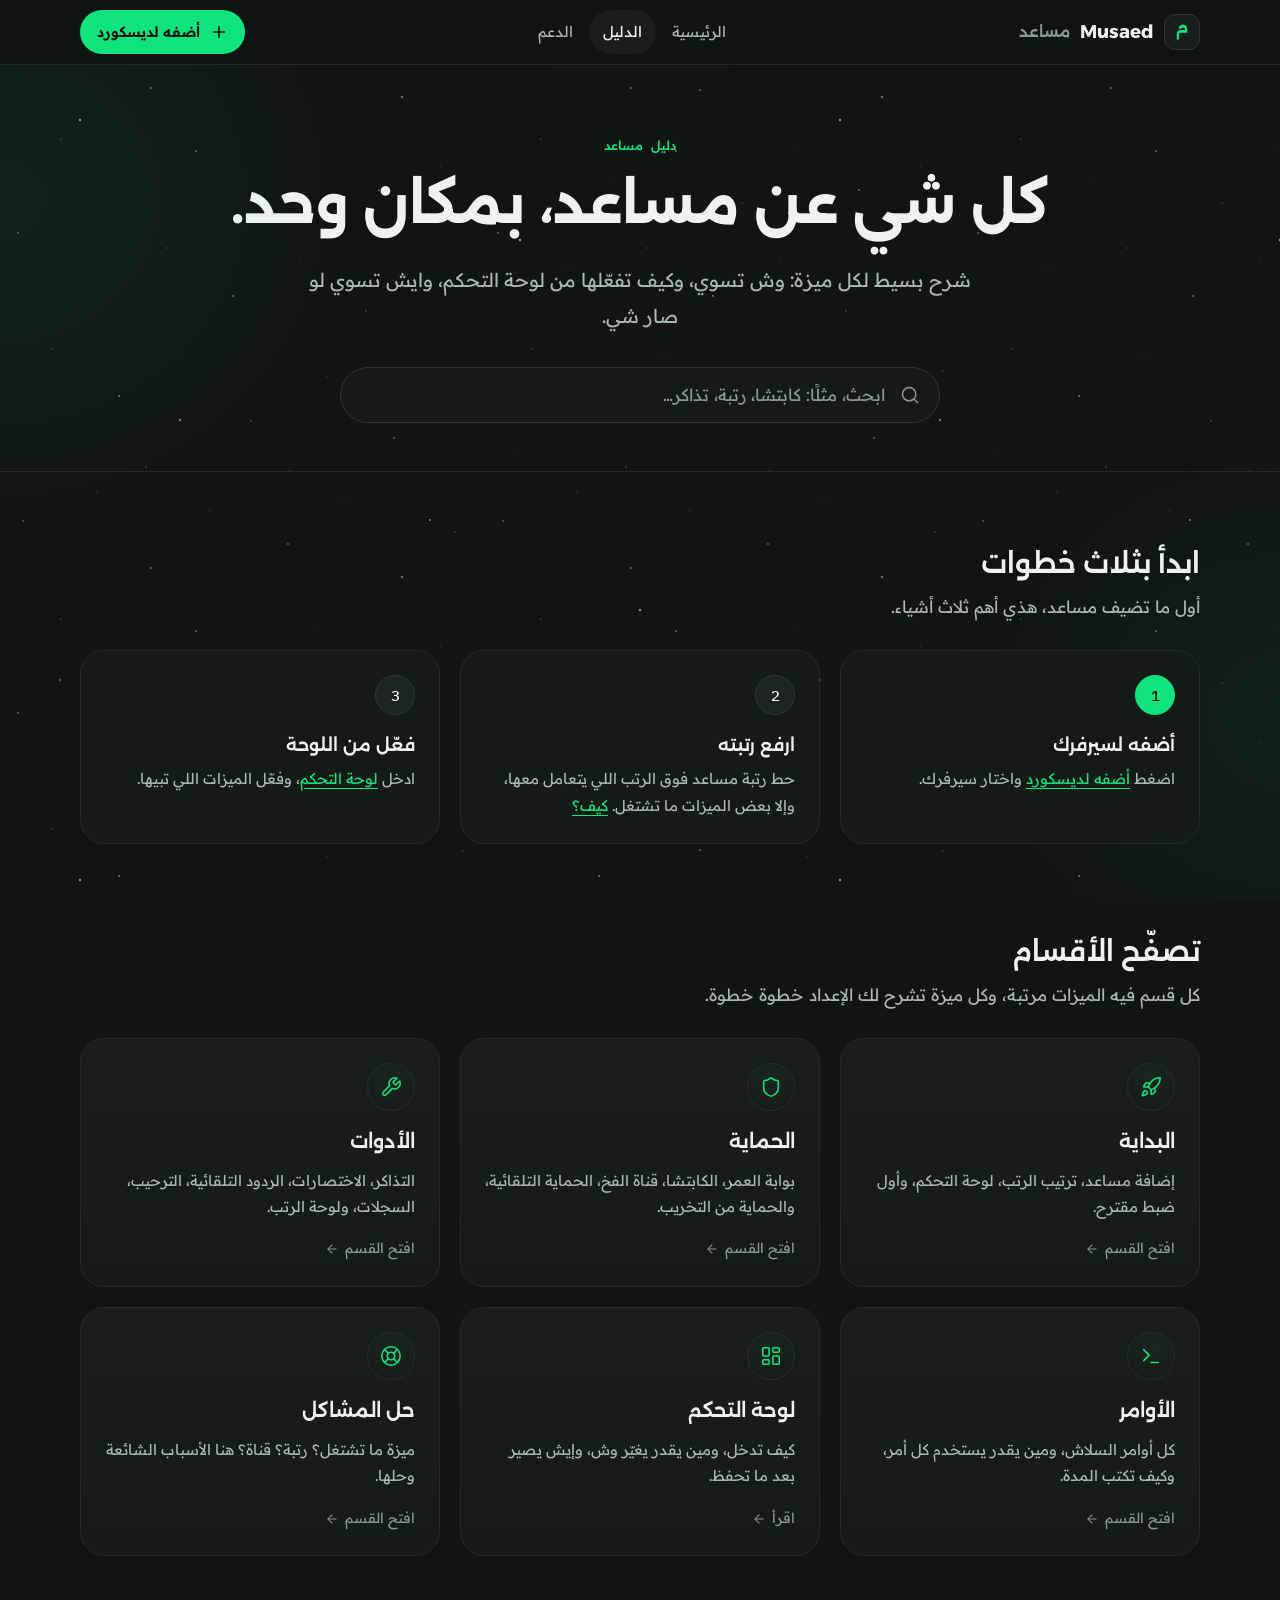
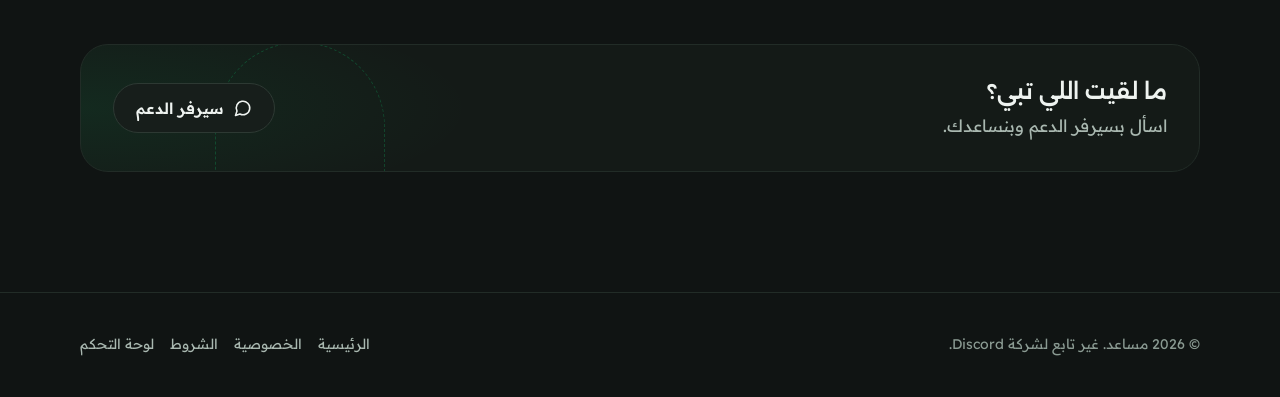
<file: guide/index.html>
<!doctype html>
<html lang="ar" dir="rtl">
<head>
  <meta charset="utf-8">
  <meta name="viewport" content="width=device-width, initial-scale=1">
  <title>دليل مساعد | شرح بوت ديسكورد عربي للحماية والتذاكر</title>
  <meta name="description" content="دليل مساعد: شرح بسيط لكل ميزة، وكيف تفعّلها، وايش تسوي لو صار شي.">
  <meta name="theme-color" content="#101413">
  <link rel="icon" href="../assets/Pics/musaed-favicon.svg" type="image/svg+xml">
  <link rel="alternate icon" href="../assets/Pics/musaed-favicon.png" type="image/png">
  <link rel="apple-touch-icon" href="../assets/Pics/musaed-avatar.png">
  <link rel="canonical" href="https://musaed.dev/guide/">
  <meta property="og:type" content="website">
  <meta property="og:site_name" content="Musaed">
  <meta property="og:locale" content="ar_SA">
  <meta property="og:url" content="https://musaed.dev/guide/">
  <meta property="og:title" content="دليل مساعد | شرح بوت ديسكورد عربي للحماية والتذاكر">
  <meta property="og:description" content="دليل مساعد: شرح بسيط لكل ميزة، وكيف تفعّلها، وايش تسوي لو صار شي.">
  <meta property="og:image" content="https://musaed.dev/assets/Pics/musaed-banner.png">
  <meta property="og:image:width" content="960">
  <meta property="og:image:height" content="540">
  <meta property="og:image:alt" content="شعار مساعد: Musaed | مساعد">
  <meta name="twitter:card" content="summary_large_image">
  <meta name="twitter:title" content="دليل مساعد | شرح بوت ديسكورد عربي للحماية والتذاكر">
  <meta name="twitter:description" content="دليل مساعد: شرح بسيط لكل ميزة، وكيف تفعّلها، وايش تسوي لو صار شي.">
  <meta name="twitter:image" content="https://musaed.dev/assets/Pics/musaed-banner.png">
  <meta name="twitter:image:alt" content="شعار مساعد: Musaed | مساعد">
  <link rel="preload" href="../assets/fonts/alexandria-arabic.woff2" as="font" type="font/woff2" crossorigin>
  <link rel="preload" href="../assets/fonts/readexpro-arabic.woff2" as="font" type="font/woff2" crossorigin>
  <script>
    // Motion is gated on .js so the page is fully visible without script; if guide.js never runs, show everything after 3s.
    document.documentElement.classList.add('js');
    setTimeout(function () { var d = document.documentElement; if (!d.classList.contains('gd-ready')) d.classList.add('gd-show'); }, 3000);
  </script>
  <link rel="stylesheet" href="../assets/css/styles.css?v=16">
  <link rel="stylesheet" href="../assets/css/legal.css?v=4">
  <link rel="stylesheet" href="../assets/css/guide.css?v=3">
  <script src="../assets/js/guide.js?v=5" defer></script>
  <script type="application/ld+json">
{
    "@context":  "https://schema.org",
    "@type":  "BreadcrumbList",
    "itemListElement":  [
                            {
                                "@type":  "ListItem",
                                "position":  1,
                                "name":  "مساعد",
                                "item":  "https://musaed.dev/"
                            },
                            {
                                "@type":  "ListItem",
                                "position":  2,
                                "name":  "الدليل",
                                "item":  "https://musaed.dev/guide/"
                            }
                        ]
}
  </script>
</head>
<body class="guide-page guide-hub">
  <a class="skip" href="#main">تخطَّ إلى المحتوى</a>

  <svg width="0" height="0" style="position:absolute" aria-hidden="true" focusable="false">
    <symbol id="glyph" viewBox="0 0 1024 1024"><path fill="currentColor" d="M242 655.5Q242 405.5 462 405.5H681Q677 346.5 644.5 313.5Q612 280.5 563 280.5Q513 280.5 487.5 305Q462 329.5 453 367.5L344 332.5Q353 274.5 375.5 235.5Q398 196.5 428.5 173.5Q459 150.5 493.5 140.5Q528 130.5 561 130.5Q663 130.5 722.5 208Q782 285.5 782 428.5V555.5H462Q432 555.5 412.5 560Q393 564.5 382 575.5Q371 586.5 366.5 606Q362 625.5 362 655.5V893.5H242Z"/></symbol>
    <symbol id="i-plus" viewBox="0 0 24 24"><path d="M5 12h14"/><path d="M12 5v14"/></symbol>
    <symbol id="i-arrow" viewBox="0 0 24 24"><path d="M5 12h14"/><path d="m12 5 7 7-7 7"/></symbol>
    <symbol id="i-up" viewBox="0 0 24 24"><path d="m5 12 7-7 7 7"/><path d="M12 19V5"/></symbol>
    <symbol id="i-search" viewBox="0 0 24 24"><circle cx="11" cy="11" r="8"/><path d="m21 21-4.3-4.3"/></symbol>
    <symbol id="i-rocket" viewBox="0 0 24 24"><path d="M4.5 16.5c-1.5 1.26-2 5-2 5s3.74-.5 5-2c.71-.84.7-2.13-.09-2.91a2.18 2.18 0 0 0-2.91-.09z"/><path d="m12 15-3-3a22 22 0 0 1 2-3.95A12.88 12.88 0 0 1 22 2c0 2.72-.78 7.5-6 11a22.35 22.35 0 0 1-4 2z"/><path d="M9 12H4s.55-3.03 2-4c1.62-1.08 5 0 5 0"/><path d="M12 15v5s3.03-.55 4-2c1.08-1.62 0-5 0-5"/></symbol>
    <symbol id="i-shield" viewBox="0 0 24 24"><path d="M20 13c0 5-3.5 7.5-7.66 8.95a1 1 0 0 1-.67-.01C7.5 20.5 4 18 4 13V6a1 1 0 0 1 1-1c2 0 4.5-1.2 6.24-2.72a1.17 1.17 0 0 1 1.52 0C14.51 3.81 17 5 19 5a1 1 0 0 1 1 1z"/></symbol>
    <symbol id="i-wrench" viewBox="0 0 24 24"><path d="M14.7 6.3a1 1 0 0 0 0 1.4l1.6 1.6a1 1 0 0 0 1.4 0l3.77-3.77a6 6 0 0 1-7.94 7.94l-6.91 6.91a2.12 2.12 0 0 1-3-3l6.91-6.91a6 6 0 0 1 7.94-7.94l-3.76 3.76z"/></symbol>
    <symbol id="i-terminal" viewBox="0 0 24 24"><path d="m4 17 6-6-6-6"/><path d="M12 19h8"/></symbol>
    <symbol id="i-lifebuoy" viewBox="0 0 24 24"><circle cx="12" cy="12" r="10"/><path d="m4.93 4.93 4.24 4.24"/><path d="m14.83 9.17 4.24-4.24"/><path d="m14.83 14.83 4.24 4.24"/><path d="m9.17 14.83-4.24 4.24"/><circle cx="12" cy="12" r="4"/></symbol>
    <symbol id="i-dash" viewBox="0 0 24 24"><rect width="7" height="9" x="3" y="3" rx="1"/><rect width="7" height="5" x="14" y="3" rx="1"/><rect width="7" height="9" x="14" y="12" rx="1"/><rect width="7" height="5" x="3" y="16" rx="1"/></symbol>
    <symbol id="i-chat" viewBox="0 0 24 24"><path d="M7.9 20A9 9 0 1 0 4 16.1L2 22z"/></symbol>
  </svg>

  <header class="lg-bar">
    <div class="lg-bar-in">
      <a href="../" class="brand" aria-label="مساعد، الرئيسية">
        <span class="brand-mark"><svg aria-hidden="true"><use href="#glyph"/></svg></span>
        <span class="brand-name">Musaed</span><span class="brand-ar" aria-hidden="true">مساعد</span>
      </a>
      <nav class="lg-links" aria-label="صفحات">
        <a href="../">الرئيسية</a>
        <a href="./" aria-current="page">الدليل</a>
        <a href="https://discord.gg/CcwRT6K5qv" target="_blank" rel="noopener">الدعم</a>
      </nav>
      <a class="btn btn-primary btn-sm lg-add" href="https://discord.com/oauth2/authorize?client_id=1341863717247258655&amp;permissions=8&amp;integration_type=0&amp;scope=bot+applications.commands" target="_blank" rel="noopener"><svg class="i" aria-hidden="true"><use href="#i-plus"/></svg>أضفه لديسكورد</a>
    </div>
  </header>

  <main id="main">
    <section class="lg-hero">
      <div class="hero-bg" aria-hidden="true"><div class="aurora"></div></div>
      <div class="wrap">
        <p class="eyebrow gd-rise" style="--i:0">دليل مساعد</p>
        <h1 class="lg-title">كل شي عن مساعد، بمكان وحد.</h1>
        <p class="lg-lede gd-rise" style="--i:4">
          شرح بسيط لكل ميزة: وش تسوي، وكيف تفعّلها من لوحة التحكم، وايش تسوي لو صار شي.
        </p>

        <form class="gd-search gd-rise" style="--i:5" role="search" autocomplete="off">
          <label for="gd-q">ابحث بالدليل</label>
          <svg class="i" aria-hidden="true"><use href="#i-search"/></svg>
          <input id="gd-q" type="search" placeholder="ابحث، مثلًا: كابتشا، رتبة، تذاكر…" enterkeyhint="search">
        </form>
        <ul class="gd-results" id="gd-results" hidden></ul>
        <p class="gd-empty" id="gd-empty" hidden>
          <strong>ما لقينا شي يطابق بحثك.</strong>
          جرّب كلمة أبسط، أو تصفّح الأقسام تحت، أو اسأل
          <a href="https://discord.gg/CcwRT6K5qv" target="_blank" rel="noopener">بسيرفر الدعم</a>.
        </p>
      </div>
    </section>

    <div class="wrap gd-main">
      <h2 class="gd-h2 reveal">ابدأ بثلاث خطوات</h2>
      <p class="gd-h2-sub reveal" style="--i:1">أول ما تضيف مساعد، هذي أهم ثلاث أشياء.</p>
      <ol class="gd-quick">
        <li class="reveal" style="--i:0">
          <strong>أضفه لسيرفرك</strong>
          <span>اضغط <a href="start.html#add">أضفه لديسكورد</a> واختار سيرفرك.</span>
        </li>
        <li class="reveal" style="--i:1">
          <strong>ارفع رتبته</strong>
          <span>حط رتبة مساعد فوق الرتب اللي يتعامل معها، وإلا بعض الميزات ما تشتغل. <a href="start.html#roles">كيف؟</a></span>
        </li>
        <li class="reveal" style="--i:2">
          <strong>فعّل من اللوحة</strong>
          <span>ادخل <a href="start.html#dashboard">لوحة التحكم</a>، وفعّل الميزات اللي تبيها.</span>
        </li>
      </ol>

      <h2 class="gd-h2 reveal">تصفّح الأقسام</h2>
      <p class="gd-h2-sub reveal" style="--i:1">كل قسم فيه الميزات مرتبة، وكل ميزة تشرح لك الإعداد خطوة خطوة.</p>
      <div class="gd-cards">
        <a class="gd-card reveal" style="--i:0" href="start.html">
          <span class="gd-card-ic"><svg class="i" aria-hidden="true"><use href="#i-rocket"/></svg></span>
          <h3>البداية</h3>
          <p>إضافة مساعد، ترتيب الرتب، لوحة التحكم، وأول ضبط مقترح.</p>
          <span class="gd-card-more">افتح القسم <svg class="i i-arrow" aria-hidden="true"><use href="#i-arrow"/></svg></span>
        </a>
        <a class="gd-card reveal" style="--i:1" href="protection.html">
          <span class="gd-card-ic"><svg class="i" aria-hidden="true"><use href="#i-shield"/></svg></span>
          <h3>الحماية</h3>
          <p>بوابة العمر، الكابتشا، قناة الفخ، الحماية التلقائية، والحماية من التخريب.</p>
          <span class="gd-card-more">افتح القسم <svg class="i i-arrow" aria-hidden="true"><use href="#i-arrow"/></svg></span>
        </a>
        <a class="gd-card reveal" style="--i:2" href="toolkit.html">
          <span class="gd-card-ic"><svg class="i" aria-hidden="true"><use href="#i-wrench"/></svg></span>
          <h3>الأدوات</h3>
          <p>التذاكر، الاختصارات، الردود التلقائية، الترحيب، السجلات، ولوحة الرتب.</p>
          <span class="gd-card-more">افتح القسم <svg class="i i-arrow" aria-hidden="true"><use href="#i-arrow"/></svg></span>
        </a>
        <a class="gd-card reveal" style="--i:3" href="commands.html">
          <span class="gd-card-ic"><svg class="i" aria-hidden="true"><use href="#i-terminal"/></svg></span>
          <h3>الأوامر</h3>
          <p>كل أوامر السلاش، ومين يقدر يستخدم كل أمر، وكيف تكتب المدة.</p>
          <span class="gd-card-more">افتح القسم <svg class="i i-arrow" aria-hidden="true"><use href="#i-arrow"/></svg></span>
        </a>
        <a class="gd-card reveal" style="--i:4" href="start.html#dashboard">
          <span class="gd-card-ic"><svg class="i" aria-hidden="true"><use href="#i-dash"/></svg></span>
          <h3>لوحة التحكم</h3>
          <p>كيف تدخل، ومين يقدر يغيّر وش، وإيش يصير بعد ما تحفظ.</p>
          <span class="gd-card-more">اقرأ <svg class="i i-arrow" aria-hidden="true"><use href="#i-arrow"/></svg></span>
        </a>
        <a class="gd-card reveal" style="--i:5" href="troubleshooting.html">
          <span class="gd-card-ic"><svg class="i" aria-hidden="true"><use href="#i-lifebuoy"/></svg></span>
          <h3>حل المشاكل</h3>
          <p>ميزة ما تشتغل؟ رتبة؟ قناة؟ هنا الأسباب الشائعة وحلها.</p>
          <span class="gd-card-more">افتح القسم <svg class="i i-arrow" aria-hidden="true"><use href="#i-arrow"/></svg></span>
        </a>
      </div>

      <div class="gd-help reveal">
        <div>
          <h2>ما لقيت اللي تبي؟</h2>
          <p>اسأل بسيرفر الدعم وبنساعدك.</p>
        </div>
        <a class="btn btn-ghost" href="https://discord.gg/CcwRT6K5qv" target="_blank" rel="noopener"><svg class="i" aria-hidden="true"><use href="#i-chat"/></svg>سيرفر الدعم</a>
      </div>
    </div>
  </main>

  <footer class="lg-foot">
    <div class="wrap lg-foot-in">
      <span>© 2026 مساعد. غير تابع لشركة Discord.</span>
      <nav aria-label="روابط">
        <a href="../">الرئيسية</a>
        <a href="../privacy.html">الخصوصية</a>
        <a href="../terms.html">الشروط</a>
        <a href="https://dashboard.musaed.dev/auth/login" target="_blank" rel="noopener">لوحة التحكم</a>
      </nav>
    </div>
  </footer>
</body>
</html>
</file>
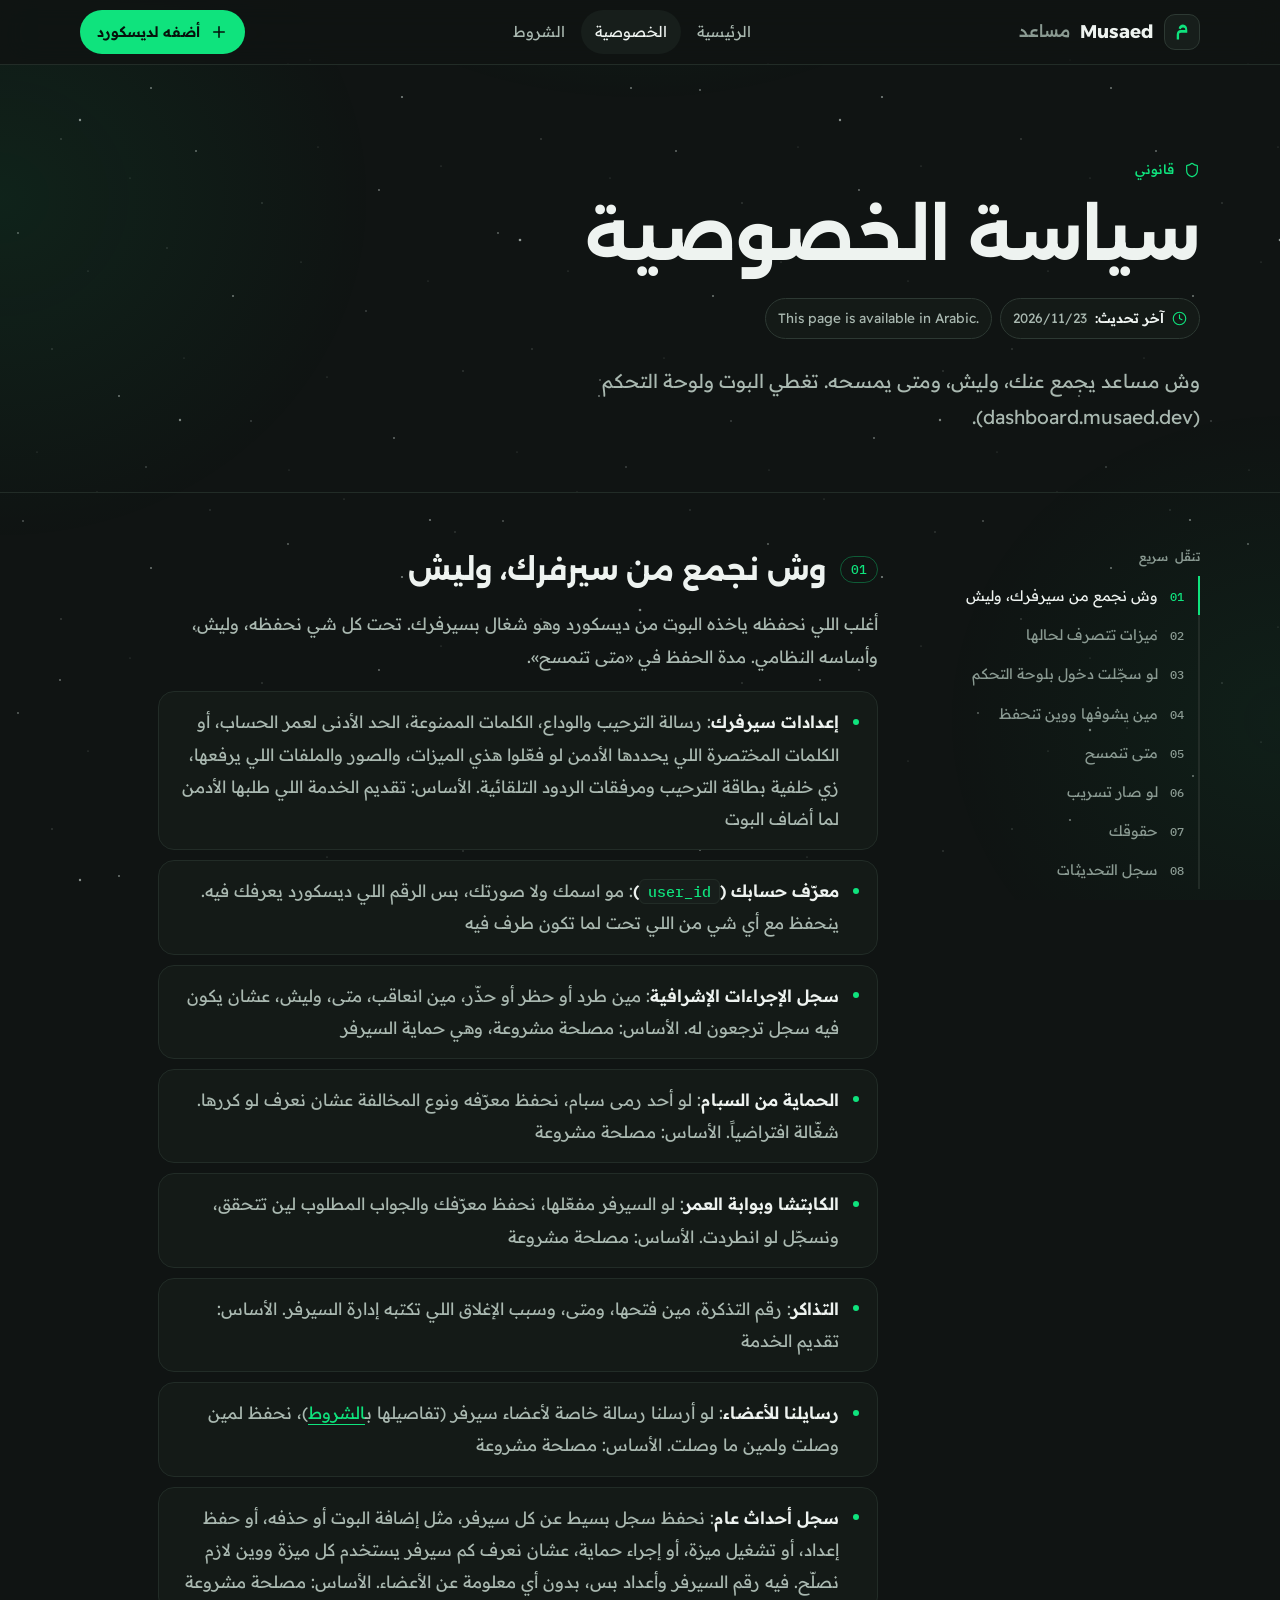
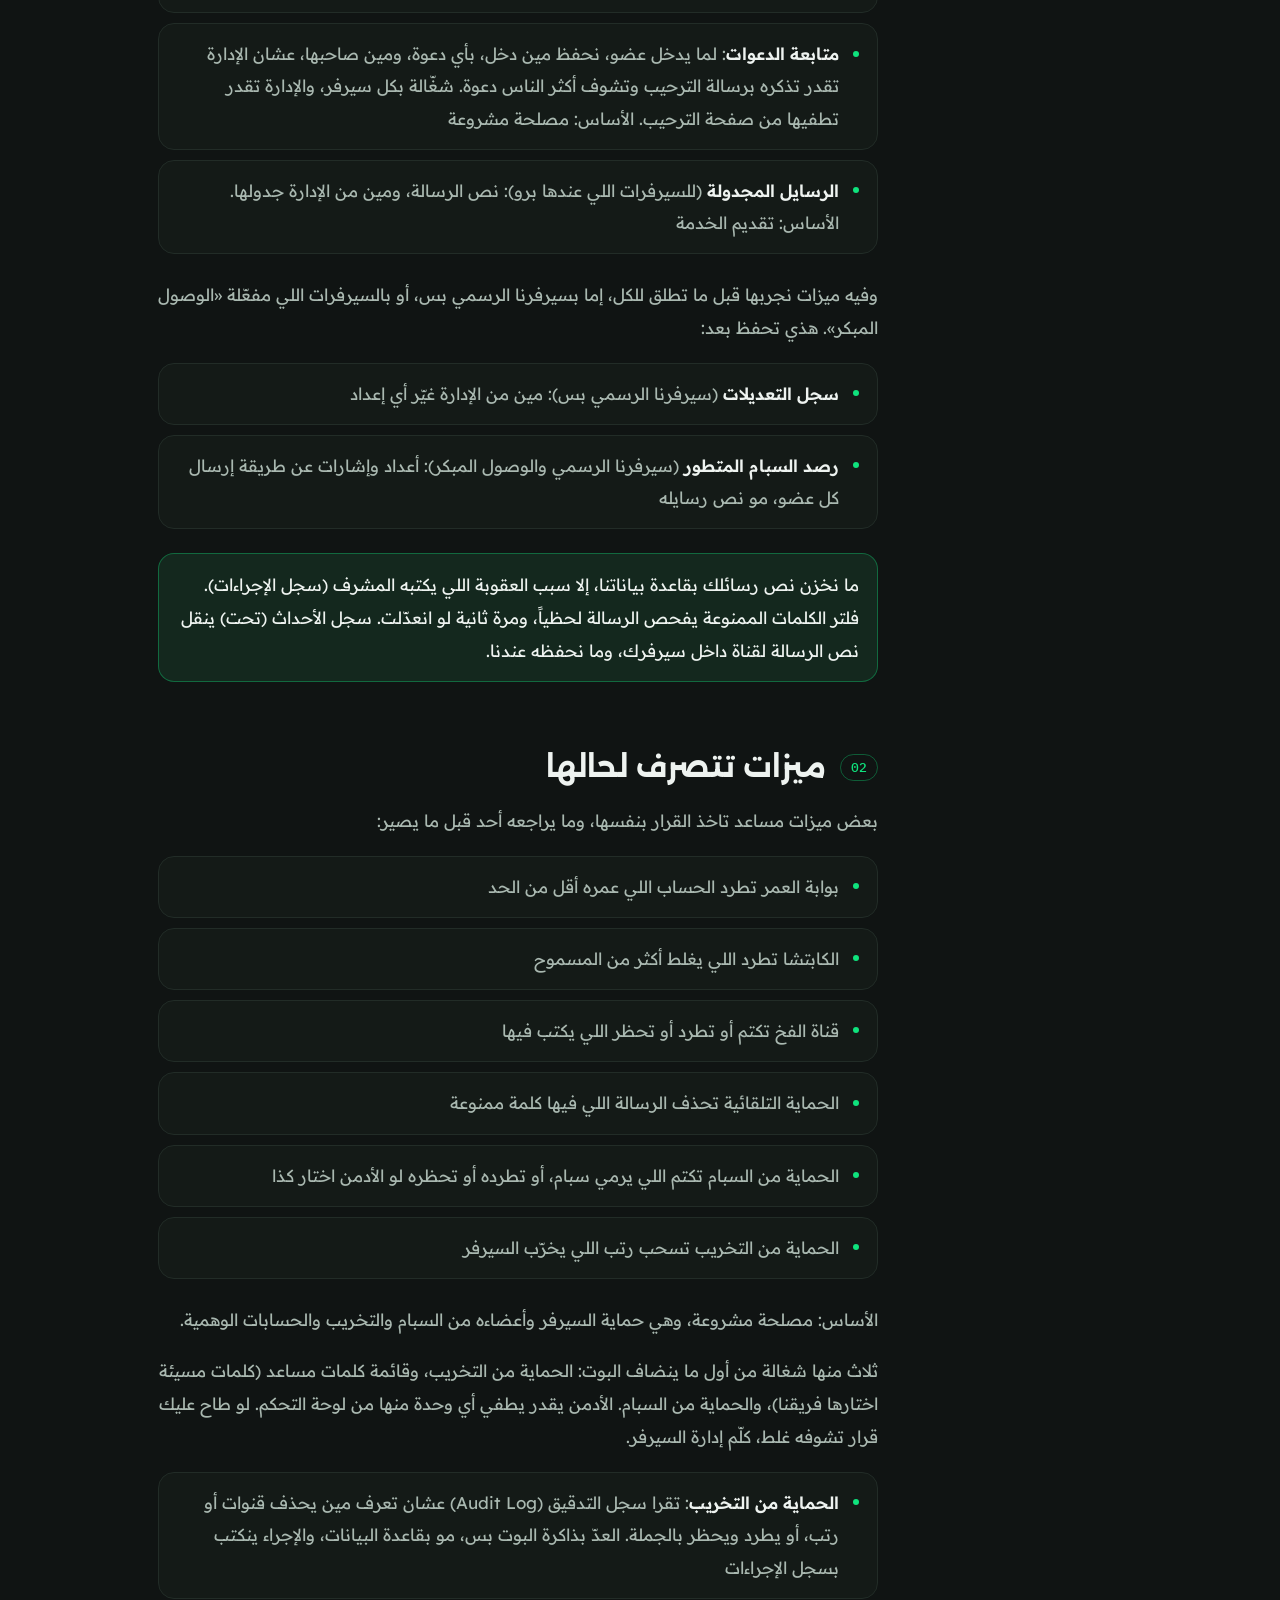
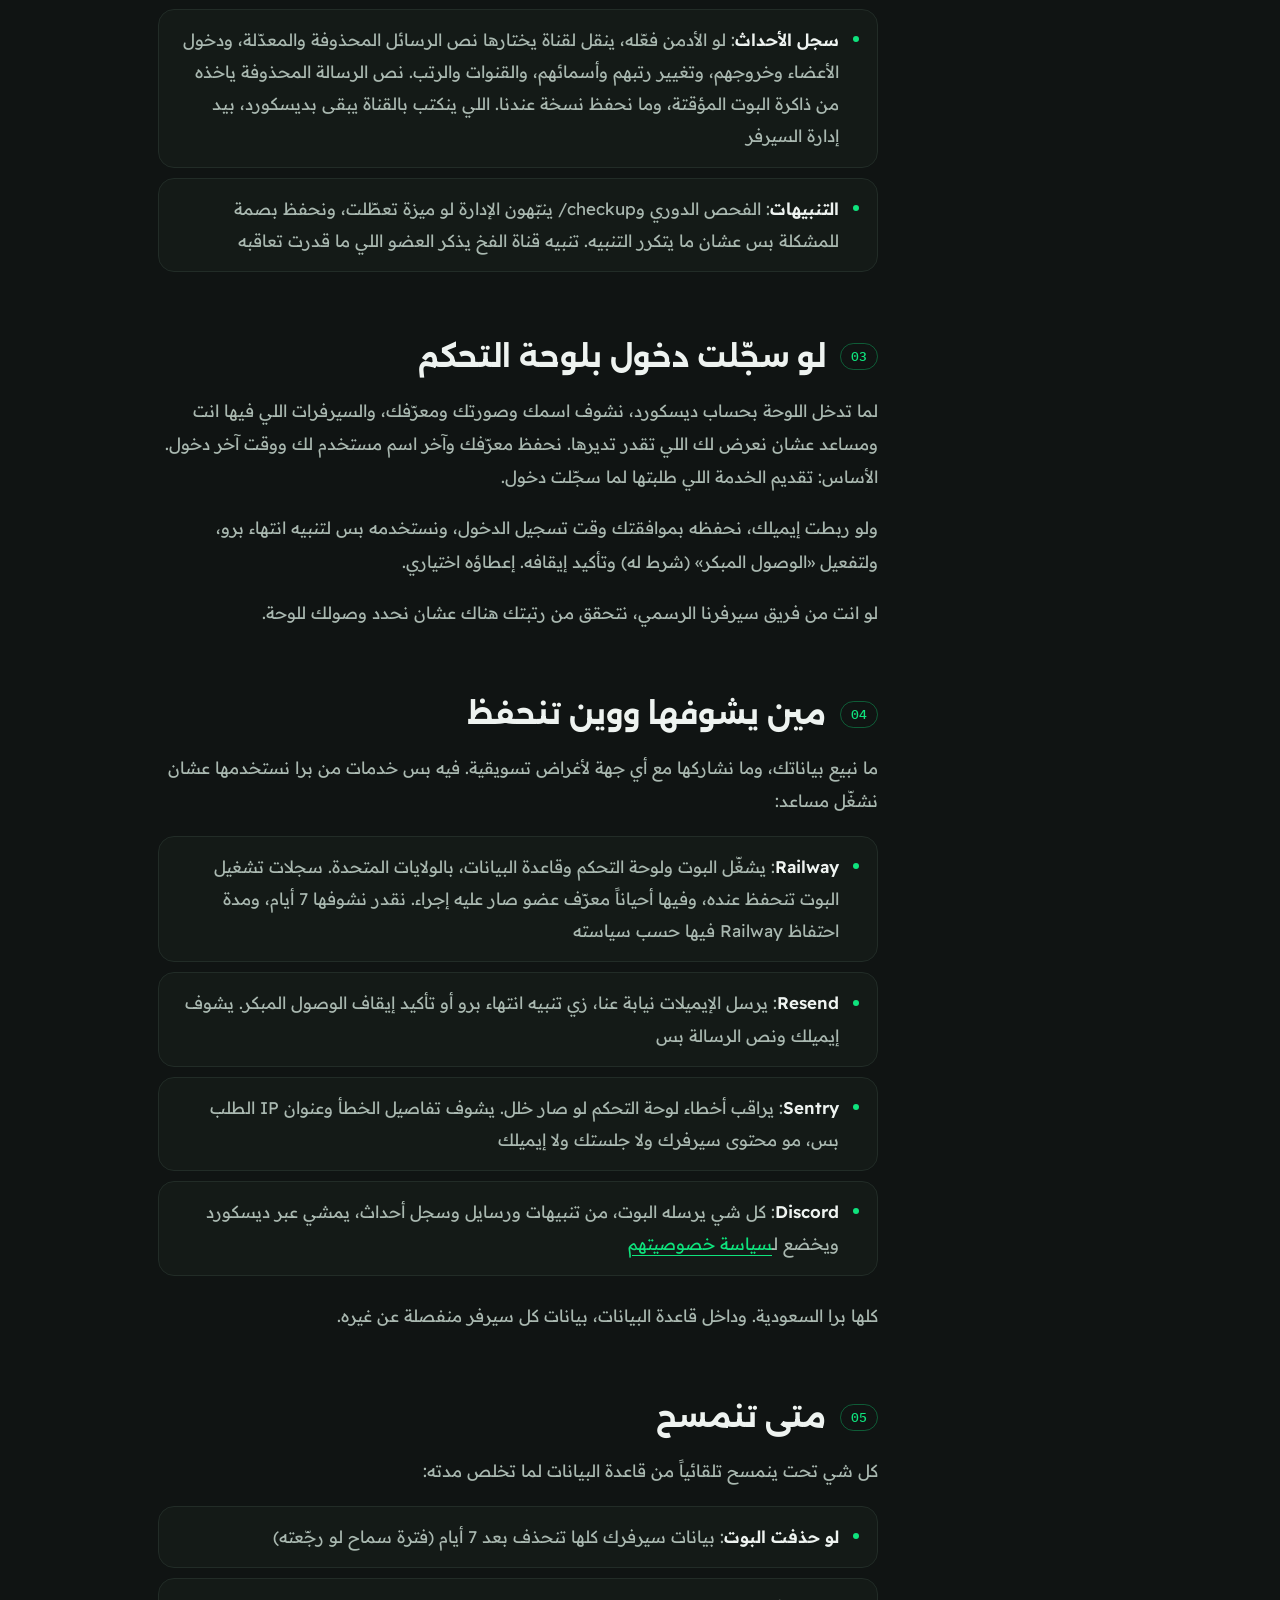
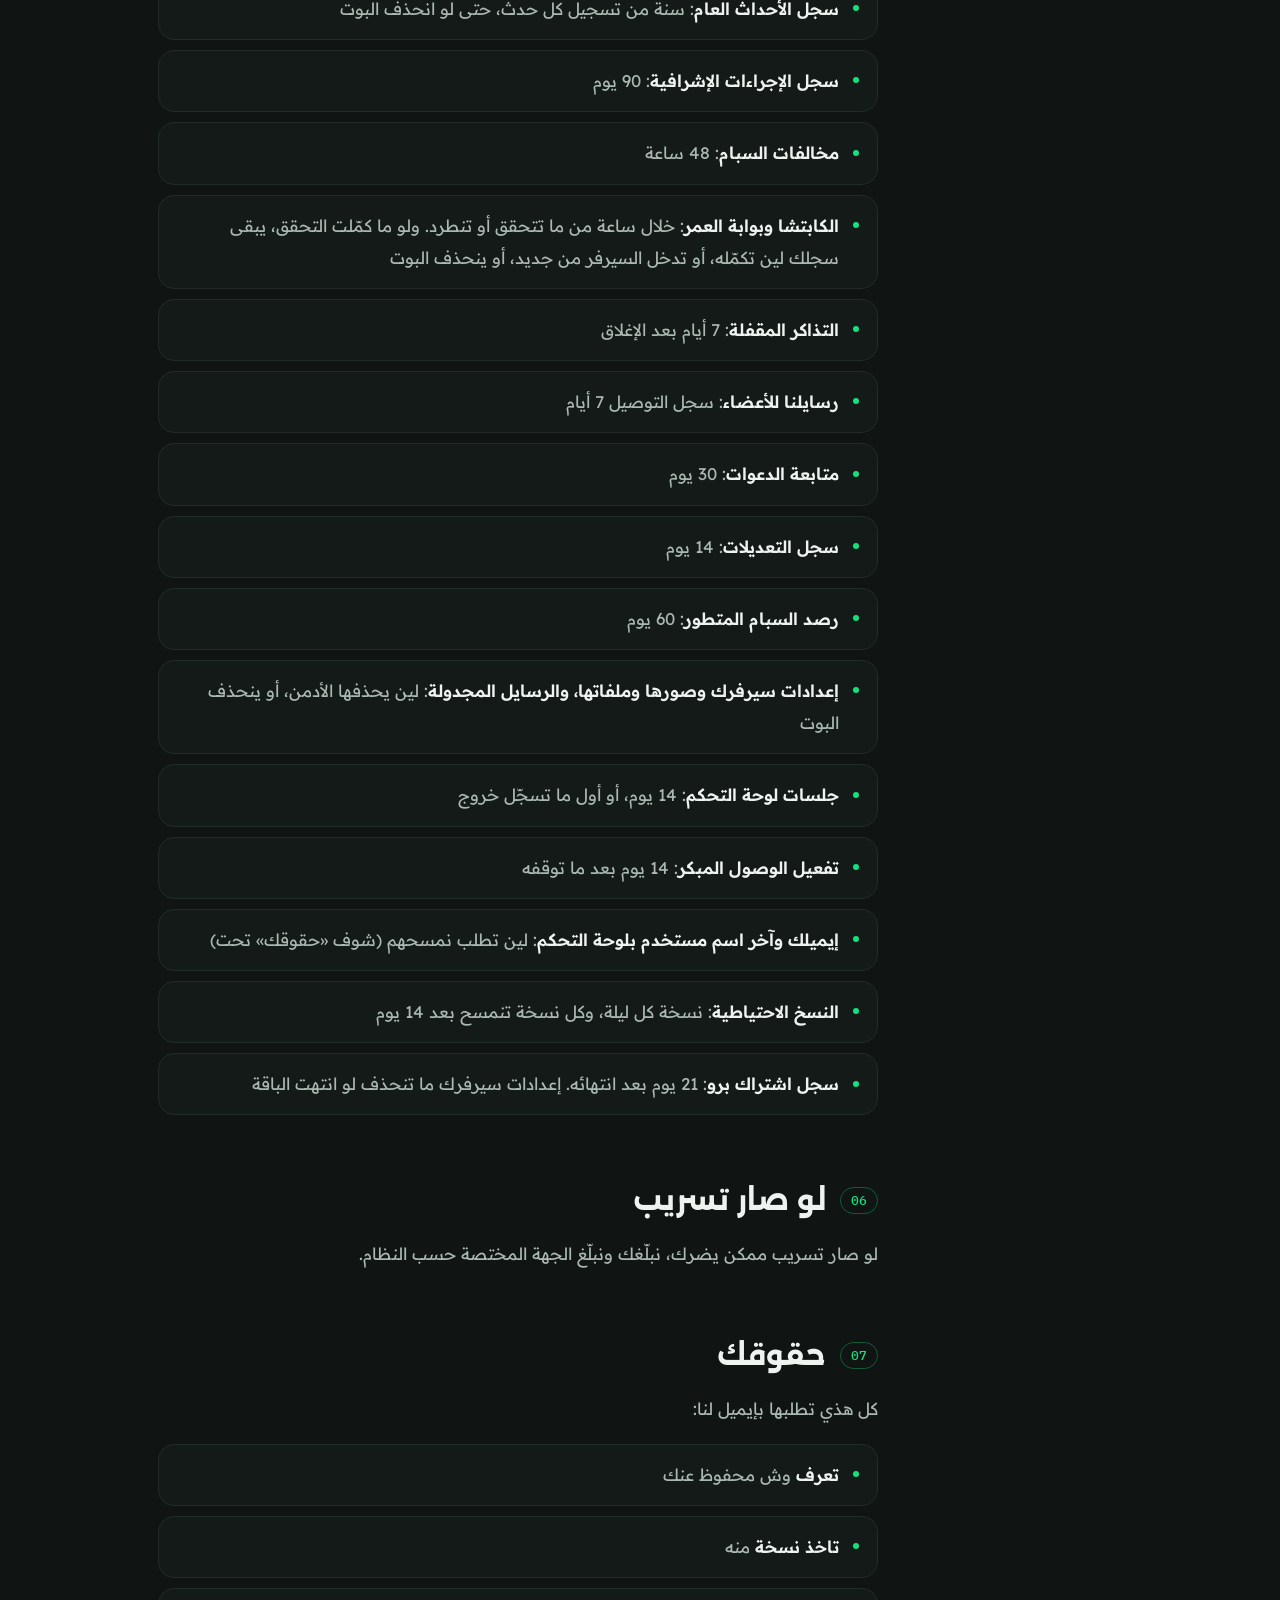
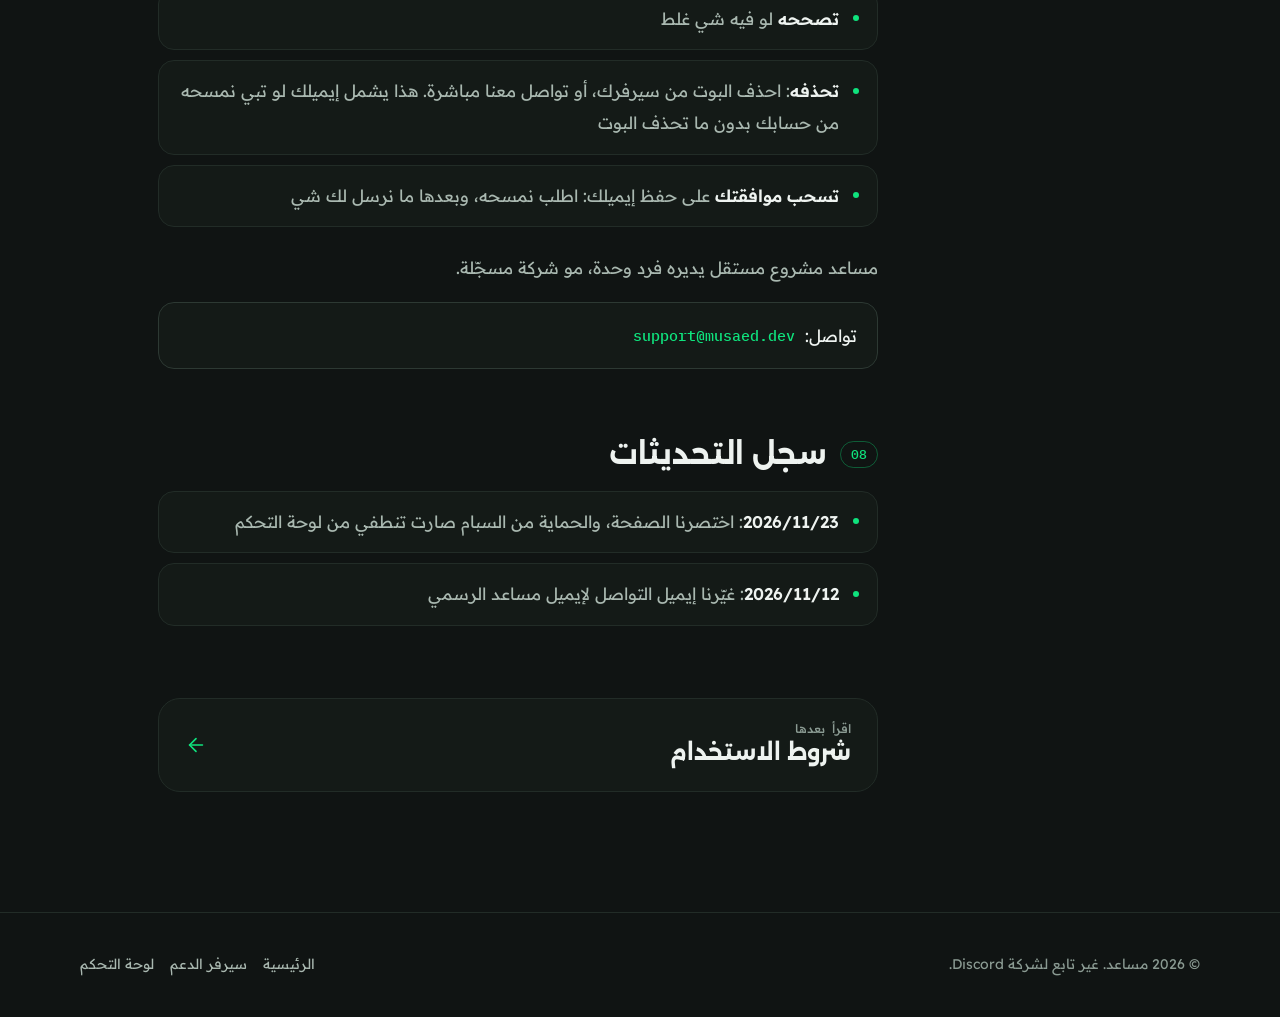
<file: privacy.html>
<!doctype html>
<html lang="ar" dir="rtl">
<head>
  <meta charset="utf-8">
  <meta name="viewport" content="width=device-width, initial-scale=1">
  <title>سياسة الخصوصية | مساعد</title>
  <meta name="description" content="سياسة خصوصية مساعد: وش نجمع، ليش، وين ينحفظ، ومتى ينمسح.">
  <meta name="theme-color" content="#101413">
  <link rel="icon" href="assets/Pics/musaed-favicon.svg" type="image/svg+xml">
  <link rel="alternate icon" href="assets/Pics/musaed-favicon.png" type="image/png">
  <link rel="apple-touch-icon" href="assets/Pics/musaed-avatar.png">
  <link rel="canonical" href="https://musaed.dev/privacy.html">
  <meta property="og:type" content="website">
  <meta property="og:site_name" content="Musaed">
  <meta property="og:locale" content="ar_SA">
  <meta property="og:url" content="https://musaed.dev/privacy.html">
  <meta property="og:title" content="سياسة الخصوصية | مساعد">
  <meta property="og:description" content="سياسة خصوصية مساعد: وش نجمع، ليش، وين ينحفظ، ومتى ينمسح.">
  <meta property="og:image" content="https://musaed.dev/assets/Pics/musaed-banner.png">
  <meta property="og:image:width" content="960">
  <meta property="og:image:height" content="540">
  <meta property="og:image:alt" content="شعار مساعد: Musaed | مساعد">
  <meta name="twitter:card" content="summary_large_image">
  <meta name="twitter:title" content="سياسة الخصوصية | مساعد">
  <meta name="twitter:description" content="سياسة خصوصية مساعد: وش نجمع، ليش، وين ينحفظ، ومتى ينمسح.">
  <meta name="twitter:image" content="https://musaed.dev/assets/Pics/musaed-banner.png">
  <meta name="twitter:image:alt" content="شعار مساعد: Musaed | مساعد">
  <link rel="preload" href="assets/fonts/alexandria-arabic.woff2" as="font" type="font/woff2" crossorigin>
  <link rel="preload" href="assets/fonts/readexpro-arabic.woff2" as="font" type="font/woff2" crossorigin>
  <link rel="stylesheet" href="assets/css/styles.css?v=16">
  <link rel="stylesheet" href="assets/css/legal.css?v=4">
  <script src="assets/js/legal.js?v=1" defer></script>
</head>
<body class="legal-page">
  <a class="skip" href="#main">تخطَّ إلى المحتوى</a>
  <div class="lg-progress" aria-hidden="true"><i></i></div>

  <svg width="0" height="0" style="position:absolute" aria-hidden="true" focusable="false">
    <symbol id="glyph" viewBox="0 0 1024 1024"><path fill="currentColor" d="M242 655.5Q242 405.5 462 405.5H681Q677 346.5 644.5 313.5Q612 280.5 563 280.5Q513 280.5 487.5 305Q462 329.5 453 367.5L344 332.5Q353 274.5 375.5 235.5Q398 196.5 428.5 173.5Q459 150.5 493.5 140.5Q528 130.5 561 130.5Q663 130.5 722.5 208Q782 285.5 782 428.5V555.5H462Q432 555.5 412.5 560Q393 564.5 382 575.5Q371 586.5 366.5 606Q362 625.5 362 655.5V893.5H242Z"/></symbol>
    <symbol id="i-plus" viewBox="0 0 24 24"><path d="M5 12h14"/><path d="M12 5v14"/></symbol>
    <symbol id="i-arrow" viewBox="0 0 24 24"><path d="M5 12h14"/><path d="m12 5 7 7-7 7"/></symbol>
    <symbol id="i-up" viewBox="0 0 24 24"><path d="m5 12 7-7 7 7"/><path d="M12 19V5"/></symbol>
    <symbol id="i-clock" viewBox="0 0 24 24"><circle cx="12" cy="12" r="10"/><path d="M12 6v6l4 2"/></symbol>
    <symbol id="i-shield" viewBox="0 0 24 24"><path d="M20 13c0 5-3.5 7.5-7.66 8.95a1 1 0 0 1-.67-.01C7.5 20.5 4 18 4 13V6a1 1 0 0 1 1-1c2 0 4.5-1.2 6.24-2.72a1.17 1.17 0 0 1 1.52 0C14.51 3.81 17 5 19 5a1 1 0 0 1 1 1z"/></symbol>
  </svg>

  <header class="lg-bar">
    <div class="lg-bar-in">
      <a href="./" class="brand" aria-label="مساعد، الرئيسية">
        <span class="brand-mark"><svg aria-hidden="true"><use href="#glyph"/></svg></span>
        <span class="brand-name">Musaed</span><span class="brand-ar" aria-hidden="true">مساعد</span>
      </a>
      <nav class="lg-links" aria-label="صفحات">
        <a href="./">الرئيسية</a>
        <a href="privacy.html" aria-current="page">الخصوصية</a>
        <a href="terms.html">الشروط</a>
      </nav>
      <a class="btn btn-primary btn-sm lg-add" href="https://discord.com/oauth2/authorize?client_id=1341863717247258655&amp;permissions=8&amp;integration_type=0&amp;scope=bot+applications.commands" target="_blank" rel="noopener"><svg class="i" aria-hidden="true"><use href="#i-plus"/></svg>أضفه لديسكورد</a>
    </div>
  </header>

  <main id="main">
    <section class="lg-hero">
      <div class="hero-bg" aria-hidden="true"><div class="aurora"></div></div>
      <div class="wrap">
        <p class="eyebrow"><svg class="i" aria-hidden="true"><use href="#i-shield"/></svg>قانوني</p>
        <h1 class="lg-title">سياسة الخصوصية</h1>
        <div class="lg-meta">
          <span class="lg-chip"><svg class="i" aria-hidden="true"><use href="#i-clock"/></svg><strong>آخر تحديث:</strong> <bdi>2026/11/23</bdi></span>
          <span class="lg-chip" lang="en" dir="ltr">This page is available in Arabic.</span>
        </div>
        <p class="lg-lede">
          وش مساعد يجمع عنك، وليش، ومتى يمسحه. تغطي البوت ولوحة التحكم
          (dashboard.musaed.dev).
        </p>
      </div>
    </section>

    <div class="wrap lg-layout">
      <nav class="lg-toc" aria-label="محتويات الصفحة">
        <p class="lg-toc-label">تنقّل سريع</p>
        <ol>
          <li><a href="#collect">وش نجمع من سيرفرك، وليش</a></li>
          <li><a href="#automatic">ميزات تتصرف لحالها</a></li>
          <li><a href="#dashboard-login">لو سجّلت دخول بلوحة التحكم</a></li>
          <li><a href="#stored">مين يشوفها ووين تنحفظ</a></li>
          <li><a href="#deletion">متى تنمسح</a></li>
          <li><a href="#breach">لو صار تسريب</a></li>
          <li><a href="#rights">حقوقك</a></li>
          <li><a href="#changes">سجل التحديثات</a></li>
        </ol>
      </nav>

      <article class="lg-body">
        <h2 id="collect"><span class="n">01</span>وش نجمع من سيرفرك، وليش</h2>
        <p>
          أغلب اللي نحفظه ياخذه البوت من ديسكورد وهو شغال بسيرفرك. تحت كل شي نحفظه،
          وليش، وأساسه النظامي. مدة الحفظ في «متى تنمسح».
        </p>
        <ul>
          <li>
            <strong>إعدادات سيرفرك</strong>: رسالة الترحيب والوداع، الكلمات الممنوعة، الحد الأدنى
            لعمر الحساب، أو الكلمات المختصرة اللي يحددها الأدمن لو فعّلوا هذي الميزات، والصور
            والملفات اللي يرفعها، زي خلفية بطاقة الترحيب ومرفقات الردود التلقائية.
            الأساس: تقديم الخدمة اللي طلبها الأدمن لما أضاف البوت
          </li>
          <li>
            <strong>معرّف حسابك (<code dir="ltr">user_id</code>)</strong>: مو اسمك ولا
            صورتك، بس الرقم اللي ديسكورد يعرفك فيه. ينحفظ مع أي شي من اللي تحت لما تكون طرف فيه
          </li>
          <li>
            <strong>سجل الإجراءات الإشرافية</strong>: مين طرد أو حظر أو حذّر، مين انعاقب، متى، وليش،
            عشان يكون فيه سجل ترجعون له. الأساس: مصلحة مشروعة، وهي حماية السيرفر
          </li>
          <li>
            <strong>الحماية من السبام</strong>: لو أحد رمى سبام، نحفظ معرّفه ونوع المخالفة
            عشان نعرف لو كررها. شغّالة افتراضياً. الأساس: مصلحة مشروعة
          </li>
          <li>
            <strong>الكابتشا وبوابة العمر</strong>: لو السيرفر مفعّلها، نحفظ معرّفك والجواب
            المطلوب لين تتحقق، ونسجّل لو انطردت. الأساس: مصلحة مشروعة
          </li>
          <li>
            <strong>التذاكر</strong>: رقم التذكرة، مين فتحها، ومتى، وسبب الإغلاق اللي تكتبه
            إدارة السيرفر. الأساس: تقديم الخدمة
          </li>
          <li>
            <strong>رسايلنا للأعضاء</strong>: لو أرسلنا رسالة خاصة لأعضاء سيرفر (تفاصيلها
            بـ<a href="terms.html">الشروط</a>)، نحفظ لمين وصلت ولمين ما وصلت. الأساس: مصلحة مشروعة
          </li>
          <li>
            <strong>سجل أحداث عام</strong>: نحفظ سجل بسيط عن كل سيرفر، مثل إضافة البوت أو
            حذفه، أو حفظ إعداد، أو تشغيل ميزة، أو إجراء حماية، عشان نعرف كم سيرفر يستخدم كل
            ميزة ووين لازم نصلّح. فيه رقم السيرفر وأعداد بس، بدون أي معلومة عن الأعضاء.
            الأساس: مصلحة مشروعة
          </li>
          <li>
            <strong>متابعة الدعوات</strong>: لما يدخل عضو، نحفظ مين دخل، بأي دعوة، ومين صاحبها،
            عشان الإدارة تقدر تذكره برسالة الترحيب وتشوف أكثر الناس دعوة. شغّالة بكل سيرفر،
            والإدارة تقدر تطفيها من صفحة الترحيب. الأساس: مصلحة مشروعة
          </li>
          <li>
            <strong>الرسايل المجدولة</strong> (للسيرفرات اللي عندها برو): نص الرسالة، ومين من
            الإدارة جدولها. الأساس: تقديم الخدمة
          </li>
        </ul>
        <p>
          وفيه ميزات نجربها قبل ما تطلق للكل، إما بسيرفرنا الرسمي بس، أو بالسيرفرات
          اللي مفعّلة «الوصول المبكر». هذي تحفظ بعد:
        </p>
        <ul>
          <li>
            <strong>سجل التعديلات</strong> (سيرفرنا الرسمي بس): مين من الإدارة غيّر أي إعداد
          </li>
          <li>
            <strong>رصد السبام المتطور</strong> (سيرفرنا الرسمي والوصول المبكر): أعداد وإشارات
            عن طريقة إرسال كل عضو، مو نص رسايله
          </li>
        </ul>
        <p class="lg-note">
          ما نخزن نص رسائلك بقاعدة بياناتنا، إلا سبب العقوبة اللي يكتبه المشرف (سجل
          الإجراءات). فلتر الكلمات الممنوعة يفحص الرسالة لحظياً، ومرة ثانية لو انعدّلت. سجل
          الأحداث (تحت) ينقل نص الرسالة لقناة داخل سيرفرك، وما نحفظه عندنا.
        </p>

        <h2 id="automatic"><span class="n">02</span>ميزات تتصرف لحالها</h2>
        <p>
          بعض ميزات مساعد تاخذ القرار بنفسها، وما يراجعه أحد قبل ما يصير:
        </p>
        <ul>
          <li>بوابة العمر تطرد الحساب اللي عمره أقل من الحد</li>
          <li>الكابتشا تطرد اللي يغلط أكثر من المسموح</li>
          <li>قناة الفخ تكتم أو تطرد أو تحظر اللي يكتب فيها</li>
          <li>الحماية التلقائية تحذف الرسالة اللي فيها كلمة ممنوعة</li>
          <li>الحماية من السبام تكتم اللي يرمي سبام، أو تطرده أو تحظره لو الأدمن اختار كذا</li>
          <li>الحماية من التخريب تسحب رتب اللي يخرّب السيرفر</li>
        </ul>
        <p>
          الأساس: مصلحة مشروعة، وهي حماية السيرفر وأعضاءه من السبام والتخريب والحسابات
          الوهمية.
        </p>
        <p>
          ثلاث منها شغالة من أول ما ينضاف البوت: الحماية من التخريب، وقائمة كلمات مساعد
          (كلمات مسيئة اختارها فريقنا)، والحماية من السبام. الأدمن يقدر يطفي أي وحدة منها من
          لوحة التحكم. لو طاح عليك قرار تشوفه غلط، كلّم إدارة السيرفر.
        </p>
        <ul>
          <li>
            <strong>الحماية من التخريب</strong>: تقرا سجل التدقيق (Audit Log) عشان تعرف مين
            يحذف قنوات أو رتب، أو يطرد ويحظر بالجملة. العدّ بذاكرة البوت بس، مو بقاعدة
            البيانات، والإجراء ينكتب بسجل الإجراءات
          </li>
          <li>
            <strong>سجل الأحداث</strong>: لو الأدمن فعّله، ينقل لقناة يختارها نص الرسائل
            المحذوفة والمعدّلة، ودخول الأعضاء وخروجهم، وتغيير رتبهم وأسمائهم، والقنوات والرتب.
            نص الرسالة المحذوفة ياخذه من ذاكرة البوت المؤقتة، وما نحفظ نسخة عندنا. اللي ينكتب
            بالقناة يبقى بديسكورد، بيد إدارة السيرفر
          </li>
          <li>
            <strong>التنبيهات</strong>: الفحص الدوري و<bdi dir="ltr">/checkup</bdi> ينبّهون
            الإدارة لو ميزة تعطّلت، ونحفظ بصمة للمشكلة بس عشان ما يتكرر التنبيه. تنبيه قناة
            الفخ يذكر العضو اللي ما قدرت تعاقبه
          </li>
        </ul>

        <h2 id="dashboard-login"><span class="n">03</span>لو سجّلت دخول بلوحة التحكم</h2>
        <p>
          لما تدخل اللوحة بحساب ديسكورد، نشوف اسمك وصورتك ومعرّفك، والسيرفرات اللي فيها
          انت ومساعد عشان نعرض لك اللي تقدر تديرها. نحفظ معرّفك وآخر اسم مستخدم لك ووقت آخر
          دخول. الأساس: تقديم الخدمة اللي طلبتها لما سجّلت دخول.
        </p>
        <p>
          ولو ربطت إيميلك، نحفظه بموافقتك وقت تسجيل الدخول، ونستخدمه بس لتنبيه انتهاء برو،
          ولتفعيل «الوصول المبكر» (شرط له) وتأكيد إيقافه. إعطاؤه اختياري.
        </p>
        <p>
          لو انت من فريق سيرفرنا الرسمي، نتحقق من رتبتك هناك عشان نحدد وصولك للوحة.
        </p>

        <h2 id="stored"><span class="n">04</span>مين يشوفها ووين تنحفظ</h2>
        <p>
          ما نبيع بياناتك، وما نشاركها مع أي جهة لأغراض تسويقية. فيه بس خدمات من برا
          نستخدمها عشان نشغّل مساعد:
        </p>
        <ul>
          <li>
            <strong>Railway</strong>: يشغّل البوت ولوحة التحكم وقاعدة البيانات، بالولايات
            المتحدة. سجلات تشغيل البوت تنحفظ عنده، وفيها أحياناً معرّف عضو صار عليه إجراء.
            نقدر نشوفها <bdi>7</bdi> أيام، ومدة احتفاظ Railway فيها حسب سياسته
          </li>
          <li>
            <strong>Resend</strong>: يرسل الإيميلات نيابة عنا، زي تنبيه انتهاء برو أو تأكيد
            إيقاف الوصول المبكر. يشوف إيميلك ونص الرسالة بس
          </li>
          <li>
            <strong>Sentry</strong>: يراقب أخطاء لوحة التحكم لو صار خلل. يشوف تفاصيل الخطأ
            وعنوان IP الطلب بس، مو محتوى سيرفرك ولا جلستك ولا إيميلك
          </li>
          <li>
            <strong>Discord</strong>: كل شي يرسله البوت، من تنبيهات ورسايل وسجل أحداث، يمشي
            عبر ديسكورد ويخضع لـ<a href="https://discord.com/privacy" target="_blank" rel="noopener">سياسة خصوصيتهم</a>
          </li>
        </ul>
        <p>
          كلها برا السعودية. وداخل قاعدة البيانات، بيانات كل سيرفر منفصلة عن غيره.
        </p>

        <h2 id="deletion"><span class="n">05</span>متى تنمسح</h2>
        <p>
          كل شي تحت ينمسح تلقائياً من قاعدة البيانات لما تخلص مدته:
        </p>
        <ul>
          <li>
            <strong>لو حذفت البوت</strong>: بيانات سيرفرك كلها تنحذف بعد <bdi>7</bdi> أيام
            (فترة سماح لو رجّعته)
          </li>
          <li>
            <strong>سجل الأحداث العام</strong>: سنة من تسجيل كل حدث، حتى لو انحذف البوت
          </li>
          <li><strong>سجل الإجراءات الإشرافية</strong>: <bdi>90</bdi> يوم</li>
          <li><strong>مخالفات السبام</strong>: <bdi>48</bdi> ساعة</li>
          <li>
            <strong>الكابتشا وبوابة العمر</strong>: خلال ساعة من ما تتحقق أو تنطرد. ولو ما
            كمّلت التحقق، يبقى سجلك لين تكمّله، أو تدخل السيرفر من جديد، أو ينحذف البوت
          </li>
          <li><strong>التذاكر المقفلة</strong>: <bdi>7</bdi> أيام بعد الإغلاق</li>
          <li><strong>رسايلنا للأعضاء</strong>: سجل التوصيل <bdi>7</bdi> أيام</li>
          <li><strong>متابعة الدعوات</strong>: <bdi>30</bdi> يوم</li>
          <li><strong>سجل التعديلات</strong>: <bdi>14</bdi> يوم</li>
          <li><strong>رصد السبام المتطور</strong>: <bdi>60</bdi> يوم</li>
          <li>
            <strong>إعدادات سيرفرك وصورها وملفاتها، والرسايل المجدولة</strong>: لين يحذفها
            الأدمن، أو ينحذف البوت
          </li>
          <li><strong>جلسات لوحة التحكم</strong>: <bdi>14</bdi> يوم، أو أول ما تسجّل خروج</li>
          <li><strong>تفعيل الوصول المبكر</strong>: <bdi>14</bdi> يوم بعد ما توقفه</li>
          <li>
            <strong>إيميلك وآخر اسم مستخدم بلوحة التحكم</strong>: لين تطلب نمسحهم (شوف
            «حقوقك» تحت)
          </li>
          <li>
            <strong>النسخ الاحتياطية</strong>: نسخة كل ليلة، وكل نسخة تنمسح بعد <bdi>14</bdi> يوم
          </li>
          <li>
            <strong>سجل اشتراك برو</strong>: <bdi>21</bdi> يوم بعد انتهائه. إعدادات سيرفرك ما
            تنحذف لو انتهت الباقة
          </li>
        </ul>

        <h2 id="breach"><span class="n">06</span>لو صار تسريب</h2>
        <p>
          لو صار تسريب ممكن يضرك، نبلّغك ونبلّغ الجهة المختصة حسب النظام.
        </p>

        <h2 id="rights"><span class="n">07</span>حقوقك</h2>
        <p>
          كل هذي تطلبها بإيميل لنا:
        </p>
        <ul>
          <li><strong>تعرف</strong> وش محفوظ عنك</li>
          <li><strong>تاخذ نسخة</strong> منه</li>
          <li><strong>تصححه</strong> لو فيه شي غلط</li>
          <li>
            <strong>تحذفه</strong>: احذف البوت من سيرفرك، أو تواصل معنا مباشرة. هذا يشمل
            إيميلك لو تبي نمسحه من حسابك بدون ما تحذف البوت
          </li>
          <li>
            <strong>تسحب موافقتك</strong> على حفظ إيميلك: اطلب نمسحه، وبعدها ما نرسل لك شي
          </li>
        </ul>
        <p>
          مساعد مشروع مستقل يديره فرد وحدة، مو شركة مسجّلة.
        </p>
        <p class="lg-contact">
          تواصل:
          <a href="&#109;&#97;&#105;&#108;&#116;&#111;&#58;&#115;&#117;&#112;&#112;&#111;&#114;&#116;&#64;&#109;&#117;&#115;&#97;&#101;&#100;&#46;&#100;&#101;&#118;"><bdi>&#115;&#117;&#112;&#112;&#111;&#114;&#116;&#64;&#109;&#117;&#115;&#97;&#101;&#100;&#46;&#100;&#101;&#118;</bdi></a>
        </p>

        <h2 id="changes"><span class="n">08</span>سجل التحديثات</h2>
        <ul>
          <li>
            <strong><bdi>2026/11/23</bdi></strong>: اختصرنا الصفحة، والحماية من السبام صارت
            تنطفي من لوحة التحكم
          </li>
          <li>
            <strong><bdi>2026/11/12</bdi></strong>: غيّرنا إيميل التواصل لإيميل مساعد الرسمي
          </li>
        </ul>

        <a class="lg-next" href="terms.html">
          <span>
            <span class="lg-next-label">اقرأ بعدها</span>
            <span class="lg-next-title">شروط الاستخدام</span>
          </span>
          <svg class="i i-arrow" aria-hidden="true"><use href="#i-arrow"/></svg>
        </a>
      </article>
    </div>
  </main>

  <footer class="lg-foot">
    <div class="wrap lg-foot-in">
      <span>© 2026 مساعد. غير تابع لشركة Discord.</span>
      <nav aria-label="روابط">
        <a href="./">الرئيسية</a>
        <a href="https://discord.gg/CcwRT6K5qv" target="_blank" rel="noopener">سيرفر الدعم</a>
        <a href="https://dashboard.musaed.dev/auth/login" target="_blank" rel="noopener">لوحة التحكم</a>
      </nav>
    </div>
  </footer>

  <button class="lg-top" type="button" aria-label="ارجع لفوق"><svg class="i" aria-hidden="true"><use href="#i-up"/></svg></button>
</body>
</html>
</file>
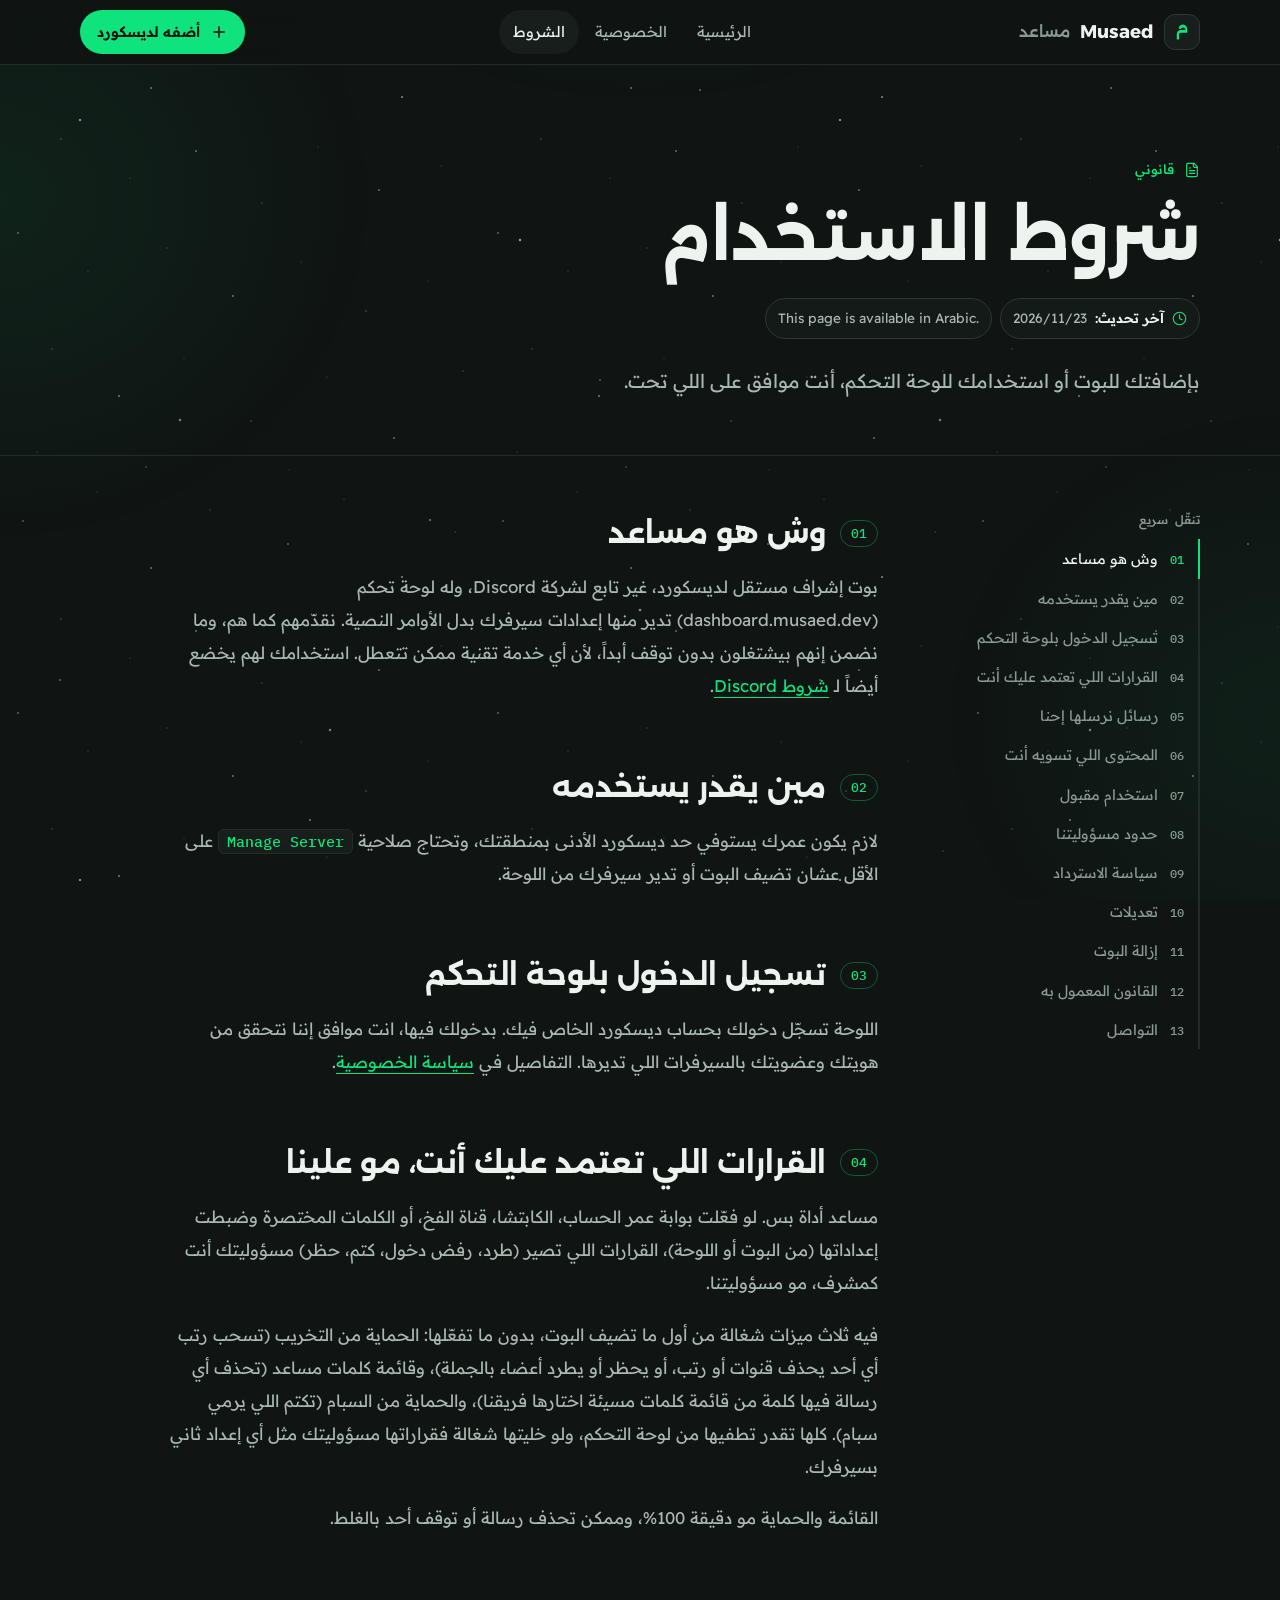
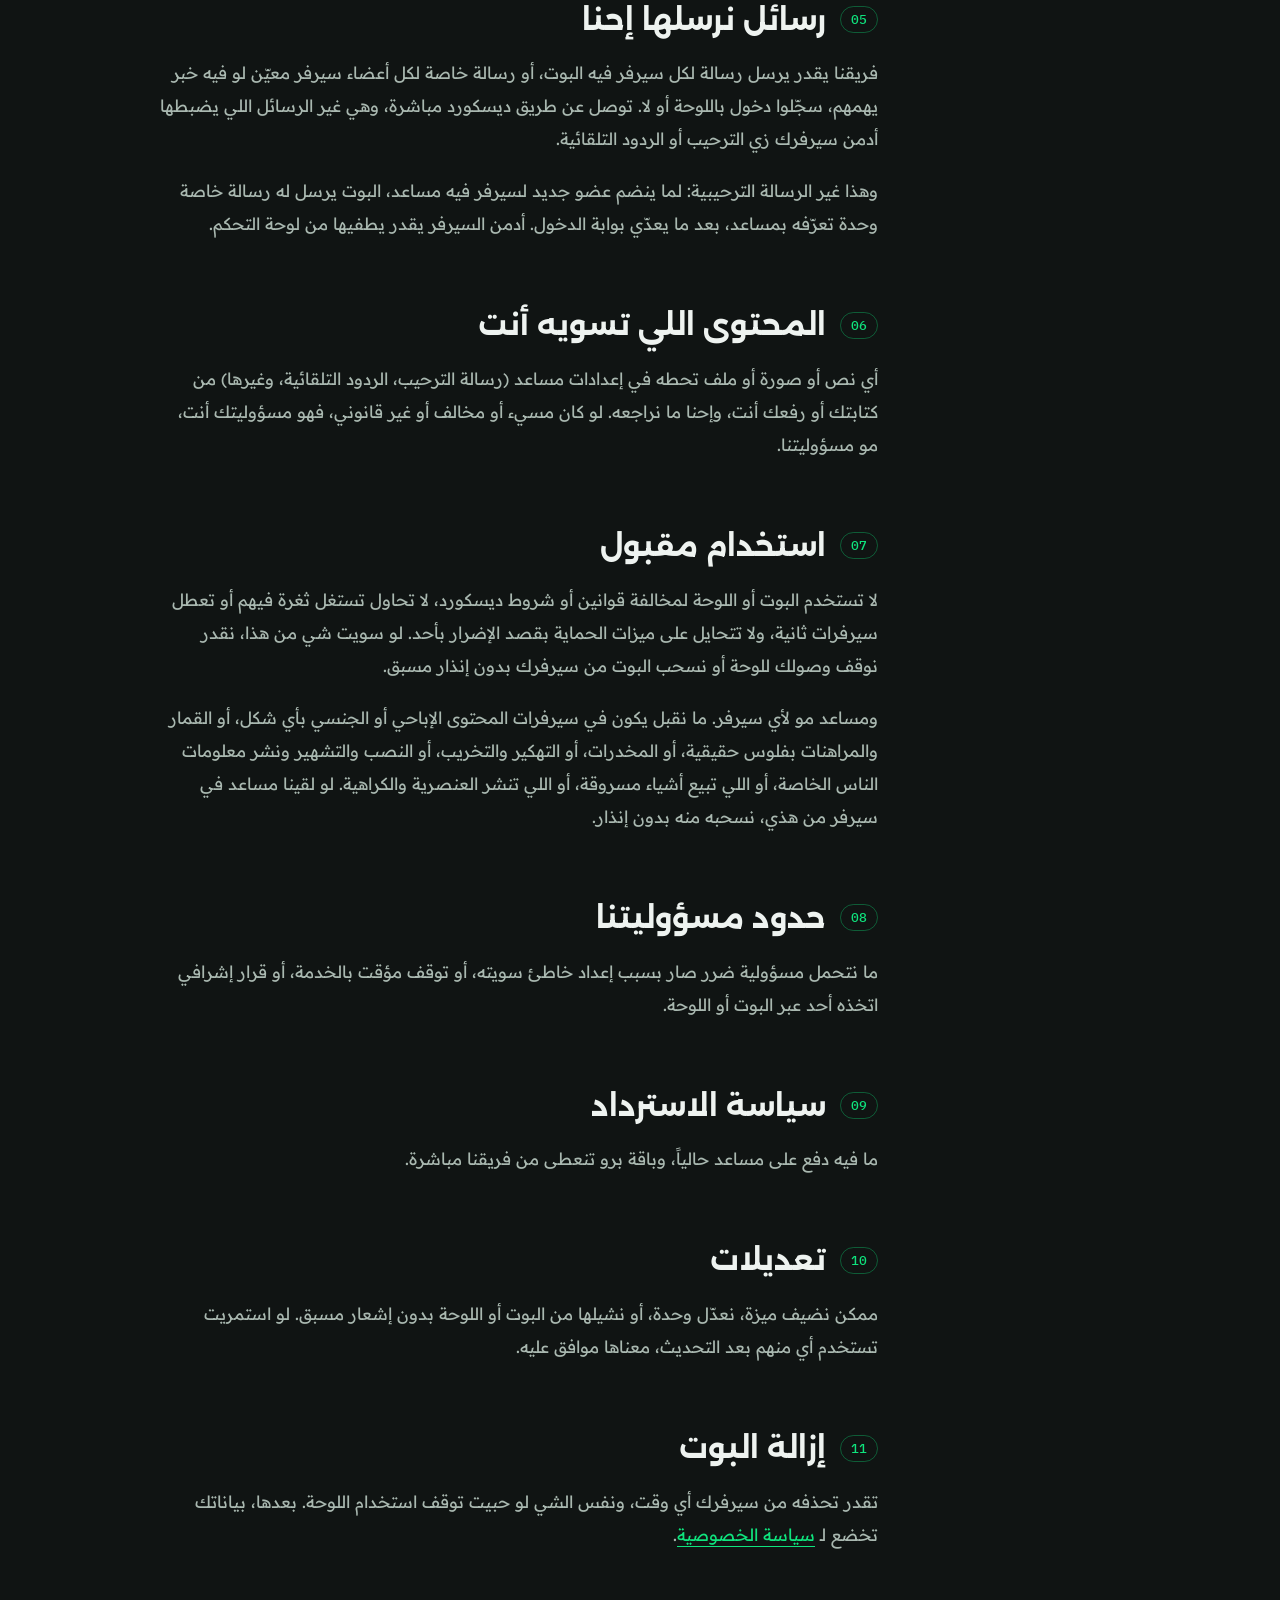
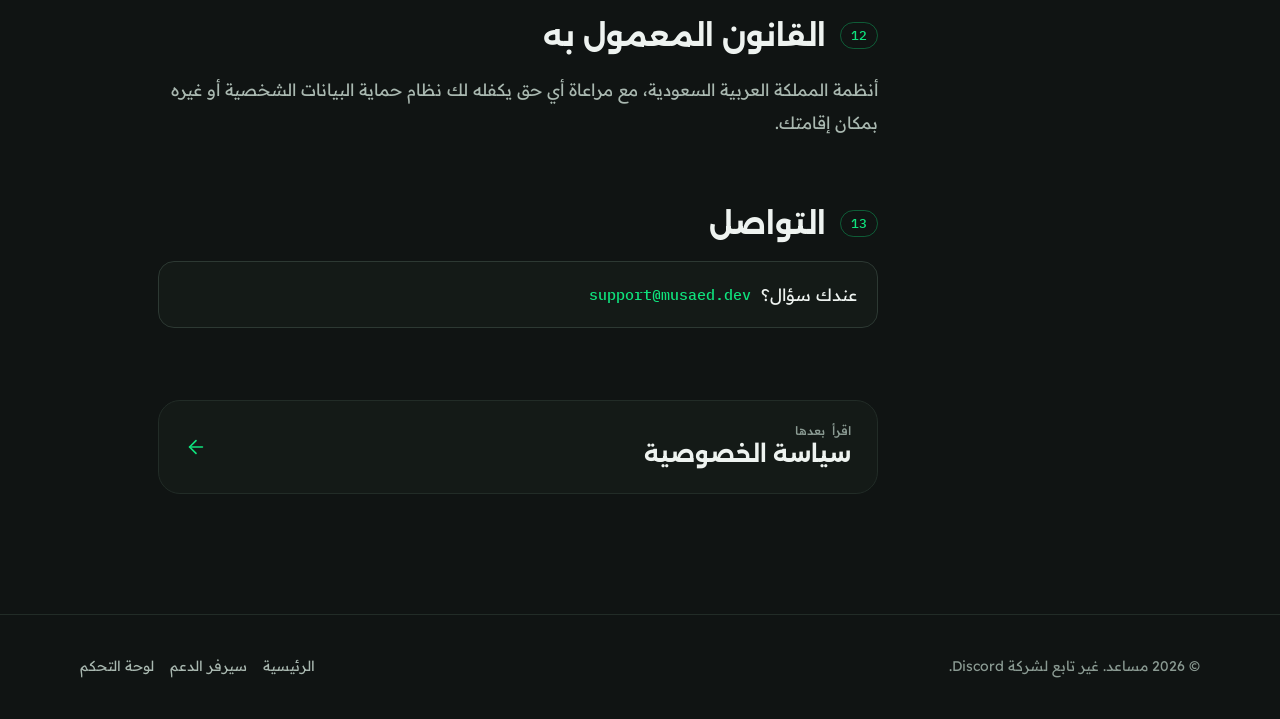
<file: terms.html>
<!doctype html>
<html lang="ar" dir="rtl">
<head>
  <meta charset="utf-8">
  <meta name="viewport" content="width=device-width, initial-scale=1">
  <title>شروط الاستخدام | مساعد</title>
  <meta name="description" content="شروط استخدام مساعد: وش هو البوت، مين يقدر يستخدمه، وحدود المسؤولية.">
  <meta name="theme-color" content="#101413">
  <link rel="icon" href="assets/Pics/musaed-favicon.svg" type="image/svg+xml">
  <link rel="alternate icon" href="assets/Pics/musaed-favicon.png" type="image/png">
  <link rel="apple-touch-icon" href="assets/Pics/musaed-avatar.png">
  <link rel="canonical" href="https://musaed.dev/terms.html">
  <meta property="og:type" content="website">
  <meta property="og:site_name" content="Musaed">
  <meta property="og:locale" content="ar_SA">
  <meta property="og:url" content="https://musaed.dev/terms.html">
  <meta property="og:title" content="شروط الاستخدام | مساعد">
  <meta property="og:description" content="شروط استخدام مساعد: وش هو البوت، مين يقدر يستخدمه، وحدود المسؤولية.">
  <meta property="og:image" content="https://musaed.dev/assets/Pics/musaed-banner.png">
  <meta property="og:image:width" content="960">
  <meta property="og:image:height" content="540">
  <meta property="og:image:alt" content="شعار مساعد: Musaed | مساعد">
  <meta name="twitter:card" content="summary_large_image">
  <meta name="twitter:title" content="شروط الاستخدام | مساعد">
  <meta name="twitter:description" content="شروط استخدام مساعد: وش هو البوت، مين يقدر يستخدمه، وحدود المسؤولية.">
  <meta name="twitter:image" content="https://musaed.dev/assets/Pics/musaed-banner.png">
  <meta name="twitter:image:alt" content="شعار مساعد: Musaed | مساعد">
  <link rel="preload" href="assets/fonts/alexandria-arabic.woff2" as="font" type="font/woff2" crossorigin>
  <link rel="preload" href="assets/fonts/readexpro-arabic.woff2" as="font" type="font/woff2" crossorigin>
  <link rel="stylesheet" href="assets/css/styles.css?v=16">
  <link rel="stylesheet" href="assets/css/legal.css?v=4">
  <script src="assets/js/legal.js?v=1" defer></script>
</head>
<body class="legal-page">
  <a class="skip" href="#main">تخطَّ إلى المحتوى</a>
  <div class="lg-progress" aria-hidden="true"><i></i></div>

  <svg width="0" height="0" style="position:absolute" aria-hidden="true" focusable="false">
    <symbol id="glyph" viewBox="0 0 1024 1024"><path fill="currentColor" d="M242 655.5Q242 405.5 462 405.5H681Q677 346.5 644.5 313.5Q612 280.5 563 280.5Q513 280.5 487.5 305Q462 329.5 453 367.5L344 332.5Q353 274.5 375.5 235.5Q398 196.5 428.5 173.5Q459 150.5 493.5 140.5Q528 130.5 561 130.5Q663 130.5 722.5 208Q782 285.5 782 428.5V555.5H462Q432 555.5 412.5 560Q393 564.5 382 575.5Q371 586.5 366.5 606Q362 625.5 362 655.5V893.5H242Z"/></symbol>
    <symbol id="i-plus" viewBox="0 0 24 24"><path d="M5 12h14"/><path d="M12 5v14"/></symbol>
    <symbol id="i-arrow" viewBox="0 0 24 24"><path d="M5 12h14"/><path d="m12 5 7 7-7 7"/></symbol>
    <symbol id="i-up" viewBox="0 0 24 24"><path d="m5 12 7-7 7 7"/><path d="M12 19V5"/></symbol>
    <symbol id="i-clock" viewBox="0 0 24 24"><circle cx="12" cy="12" r="10"/><path d="M12 6v6l4 2"/></symbol>
    <symbol id="i-file" viewBox="0 0 24 24"><path d="M15 2H6a2 2 0 0 0-2 2v16a2 2 0 0 0 2 2h12a2 2 0 0 0 2-2V7Z"/><path d="M14 2v4a2 2 0 0 0 2 2h4"/><path d="M16 13H8"/><path d="M16 17H8"/><path d="M10 9H8"/></symbol>
  </svg>

  <header class="lg-bar">
    <div class="lg-bar-in">
      <a href="./" class="brand" aria-label="مساعد، الرئيسية">
        <span class="brand-mark"><svg aria-hidden="true"><use href="#glyph"/></svg></span>
        <span class="brand-name">Musaed</span><span class="brand-ar" aria-hidden="true">مساعد</span>
      </a>
      <nav class="lg-links" aria-label="صفحات">
        <a href="./">الرئيسية</a>
        <a href="privacy.html">الخصوصية</a>
        <a href="terms.html" aria-current="page">الشروط</a>
      </nav>
      <a class="btn btn-primary btn-sm lg-add" href="https://discord.com/oauth2/authorize?client_id=1341863717247258655&amp;permissions=8&amp;integration_type=0&amp;scope=bot+applications.commands" target="_blank" rel="noopener"><svg class="i" aria-hidden="true"><use href="#i-plus"/></svg>أضفه لديسكورد</a>
    </div>
  </header>

  <main id="main">
    <section class="lg-hero">
      <div class="hero-bg" aria-hidden="true"><div class="aurora"></div></div>
      <div class="wrap">
        <p class="eyebrow"><svg class="i" aria-hidden="true"><use href="#i-file"/></svg>قانوني</p>
        <h1 class="lg-title">شروط الاستخدام</h1>
        <div class="lg-meta">
          <span class="lg-chip"><svg class="i" aria-hidden="true"><use href="#i-clock"/></svg><strong>آخر تحديث:</strong> <bdi>2026/11/23</bdi></span>
          <span class="lg-chip" lang="en" dir="ltr">This page is available in Arabic.</span>
        </div>
        <p class="lg-lede">
          بإضافتك للبوت أو استخدامك للوحة التحكم، أنت موافق على اللي تحت.
        </p>
      </div>
    </section>

    <div class="wrap lg-layout">
      <nav class="lg-toc" aria-label="محتويات الصفحة">
        <p class="lg-toc-label">تنقّل سريع</p>
        <ol>
          <li><a href="#what-is-musaed">وش هو مساعد</a></li>
          <li><a href="#eligibility">مين يقدر يستخدمه</a></li>
          <li><a href="#dashboard-login">تسجيل الدخول بلوحة التحكم</a></li>
          <li><a href="#your-decisions">القرارات اللي تعتمد عليك أنت</a></li>
          <li><a href="#team-messages">رسائل نرسلها إحنا</a></li>
          <li><a href="#your-content">المحتوى اللي تسويه أنت</a></li>
          <li><a href="#acceptable-use">استخدام مقبول</a></li>
          <li><a href="#liability">حدود مسؤوليتنا</a></li>
          <li><a href="#refunds">سياسة الاسترداد</a></li>
          <li><a href="#changes">تعديلات</a></li>
          <li><a href="#removal">إزالة البوت</a></li>
          <li><a href="#governing-law">القانون المعمول به</a></li>
          <li><a href="#contact">التواصل</a></li>
        </ol>
      </nav>

      <article class="lg-body">
        <h2 id="what-is-musaed"><span class="n">01</span>وش هو مساعد</h2>
        <p>
          بوت إشراف مستقل لديسكورد، غير تابع لشركة Discord، وله لوحة تحكم
          (dashboard.musaed.dev) تدير منها إعدادات سيرفرك بدل الأوامر النصية. نقدّمهم كما
          هم، وما نضمن إنهم بيشتغلون بدون توقف أبداً، لأن أي خدمة تقنية ممكن تتعطل. استخدامك
          لهم يخضع أيضاً لـ
          <a href="https://discord.com/terms" target="_blank" rel="noopener noreferrer">شروط Discord</a>.
        </p>

        <h2 id="eligibility"><span class="n">02</span>مين يقدر يستخدمه</h2>
        <p>
          لازم يكون عمرك يستوفي حد ديسكورد الأدنى بمنطقتك، وتحتاج صلاحية
          <code dir="ltr">Manage Server</code> على الأقل عشان تضيف البوت أو تدير سيرفرك
          من اللوحة.
        </p>

        <h2 id="dashboard-login"><span class="n">03</span>تسجيل الدخول بلوحة التحكم</h2>
        <p>
          اللوحة تسجّل دخولك بحساب ديسكورد الخاص فيك. بدخولك فيها، انت موافق إننا نتحقق من
          هويتك وعضويتك بالسيرفرات اللي تديرها. التفاصيل في
          <a href="privacy.html">سياسة الخصوصية</a>.
        </p>

        <h2 id="your-decisions"><span class="n">04</span>القرارات اللي تعتمد عليك أنت، مو علينا</h2>
        <p>
          مساعد أداة بس. لو فعّلت بوابة عمر الحساب، الكابتشا، قناة الفخ، أو الكلمات المختصرة
          وضبطت إعداداتها (من البوت أو اللوحة)، القرارات اللي تصير (طرد، رفض دخول، كتم، حظر)
          مسؤوليتك أنت كمشرف، مو مسؤوليتنا.
        </p>
        <p>
          فيه ثلاث ميزات شغالة من أول ما تضيف البوت، بدون ما تفعّلها: الحماية من التخريب
          (تسحب رتب أي أحد يحذف قنوات أو رتب، أو يحظر أو يطرد أعضاء بالجملة)، وقائمة كلمات
          مساعد (تحذف أي رسالة فيها كلمة من قائمة كلمات مسيئة اختارها فريقنا)، والحماية من
          السبام (تكتم اللي يرمي سبام). كلها تقدر تطفيها من لوحة التحكم، ولو خليتها شغالة
          فقراراتها مسؤوليتك مثل أي إعداد ثاني بسيرفرك.
        </p>
        <p>
          القائمة والحماية مو دقيقة 100%، وممكن تحذف رسالة أو توقف أحد بالغلط.
        </p>

        <h2 id="team-messages"><span class="n">05</span>رسائل نرسلها إحنا</h2>
        <p>
          فريقنا يقدر يرسل رسالة لكل سيرفر فيه البوت، أو رسالة خاصة لكل أعضاء سيرفر
          معيّن لو فيه خبر يهمهم، سجّلوا دخول باللوحة أو لا. توصل عن طريق ديسكورد
          مباشرة، وهي غير الرسائل اللي يضبطها أدمن سيرفرك زي الترحيب أو الردود
          التلقائية.
        </p>
        <p>
          وهذا غير الرسالة الترحيبية: لما ينضم عضو جديد لسيرفر فيه مساعد، البوت يرسل له
          رسالة خاصة وحدة تعرّفه بمساعد، بعد ما يعدّي بوابة الدخول. أدمن السيرفر يقدر
          يطفيها من لوحة التحكم.
        </p>

        <h2 id="your-content"><span class="n">06</span>المحتوى اللي تسويه أنت</h2>
        <p>
          أي نص أو صورة أو ملف تحطه في إعدادات مساعد (رسالة الترحيب، الردود التلقائية،
          وغيرها) من كتابتك أو رفعك أنت، وإحنا ما نراجعه. لو كان مسيء أو مخالف أو غير
          قانوني، فهو مسؤوليتك أنت، مو مسؤوليتنا.
        </p>

        <h2 id="acceptable-use"><span class="n">07</span>استخدام مقبول</h2>
        <p>
          لا تستخدم البوت أو اللوحة لمخالفة قوانين أو شروط ديسكورد، لا تحاول تستغل ثغرة
          فيهم أو تعطل سيرفرات ثانية، ولا تتحايل على ميزات الحماية بقصد الإضرار بأحد. لو
          سويت شي من هذا، نقدر نوقف وصولك للوحة أو نسحب البوت من سيرفرك بدون إنذار مسبق.
        </p>
        <p>
          ومساعد مو لأي سيرفر. ما نقبل يكون في سيرفرات المحتوى الإباحي أو الجنسي بأي شكل، أو
          القمار والمراهنات بفلوس حقيقية، أو المخدرات، أو التهكير والتخريب، أو النصب والتشهير
          ونشر معلومات الناس الخاصة، أو اللي تبيع أشياء مسروقة، أو اللي تنشر العنصرية والكراهية.
          لو لقينا مساعد في سيرفر من هذي، نسحبه منه بدون إنذار.
        </p>

        <h2 id="liability"><span class="n">08</span>حدود مسؤوليتنا</h2>
        <p>
          ما نتحمل مسؤولية ضرر صار بسبب إعداد خاطئ سويته، أو توقف مؤقت بالخدمة، أو قرار
          إشرافي اتخذه أحد عبر البوت أو اللوحة.
        </p>

        <h2 id="refunds"><span class="n">09</span>سياسة الاسترداد</h2>
        <p>
          ما فيه دفع على مساعد حالياً، وباقة برو تنعطى من فريقنا مباشرة.
        </p>

        <h2 id="changes"><span class="n">10</span>تعديلات</h2>
        <p>
          ممكن نضيف ميزة، نعدّل وحدة، أو نشيلها من البوت أو اللوحة بدون إشعار مسبق. لو
          استمريت تستخدم أي منهم بعد التحديث، معناها موافق عليه.
        </p>

        <h2 id="removal"><span class="n">11</span>إزالة البوت</h2>
        <p>
          تقدر تحذفه من سيرفرك أي وقت، ونفس الشي لو حبيت توقف استخدام اللوحة. بعدها،
          بياناتك تخضع لـ <a href="privacy.html">سياسة الخصوصية</a>.
        </p>

        <h2 id="governing-law"><span class="n">12</span>القانون المعمول به</h2>
        <p>
          أنظمة المملكة العربية السعودية، مع مراعاة أي حق يكفله لك نظام حماية البيانات
          الشخصية أو غيره بمكان إقامتك.
        </p>

        <h2 id="contact"><span class="n">13</span>التواصل</h2>
        <p class="lg-contact">
          عندك سؤال؟
          <a href="&#109;&#97;&#105;&#108;&#116;&#111;&#58;&#115;&#117;&#112;&#112;&#111;&#114;&#116;&#64;&#109;&#117;&#115;&#97;&#101;&#100;&#46;&#100;&#101;&#118;"><bdi>&#115;&#117;&#112;&#112;&#111;&#114;&#116;&#64;&#109;&#117;&#115;&#97;&#101;&#100;&#46;&#100;&#101;&#118;</bdi></a>
        </p>

        <a class="lg-next" href="privacy.html">
          <span>
            <span class="lg-next-label">اقرأ بعدها</span>
            <span class="lg-next-title">سياسة الخصوصية</span>
          </span>
          <svg class="i i-arrow" aria-hidden="true"><use href="#i-arrow"/></svg>
        </a>
      </article>
    </div>
  </main>

  <footer class="lg-foot">
    <div class="wrap lg-foot-in">
      <span>© 2026 مساعد. غير تابع لشركة Discord.</span>
      <nav aria-label="روابط">
        <a href="./">الرئيسية</a>
        <a href="https://discord.gg/CcwRT6K5qv" target="_blank" rel="noopener">سيرفر الدعم</a>
        <a href="https://dashboard.musaed.dev/auth/login" target="_blank" rel="noopener">لوحة التحكم</a>
      </nav>
    </div>
  </footer>

  <button class="lg-top" type="button" aria-label="ارجع لفوق"><svg class="i" aria-hidden="true"><use href="#i-up"/></svg></button>
</body>
</html>
</file>
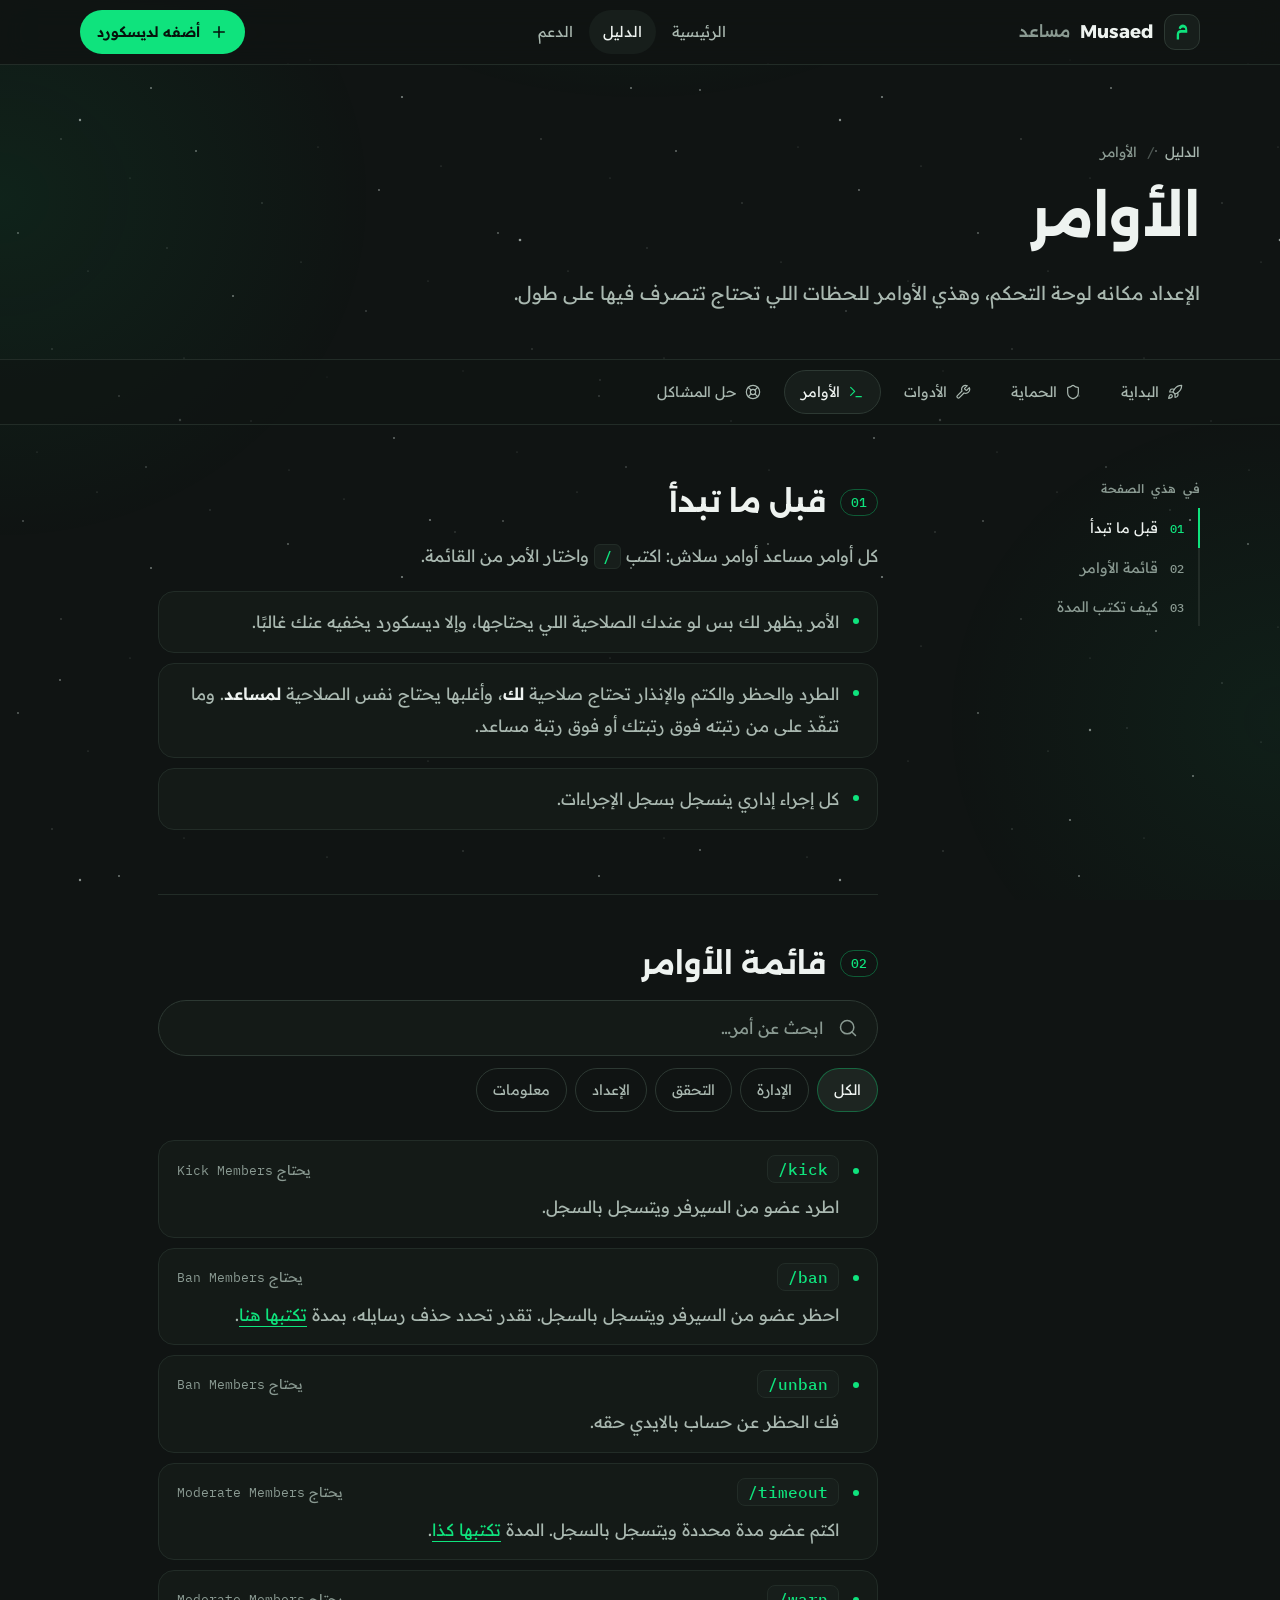
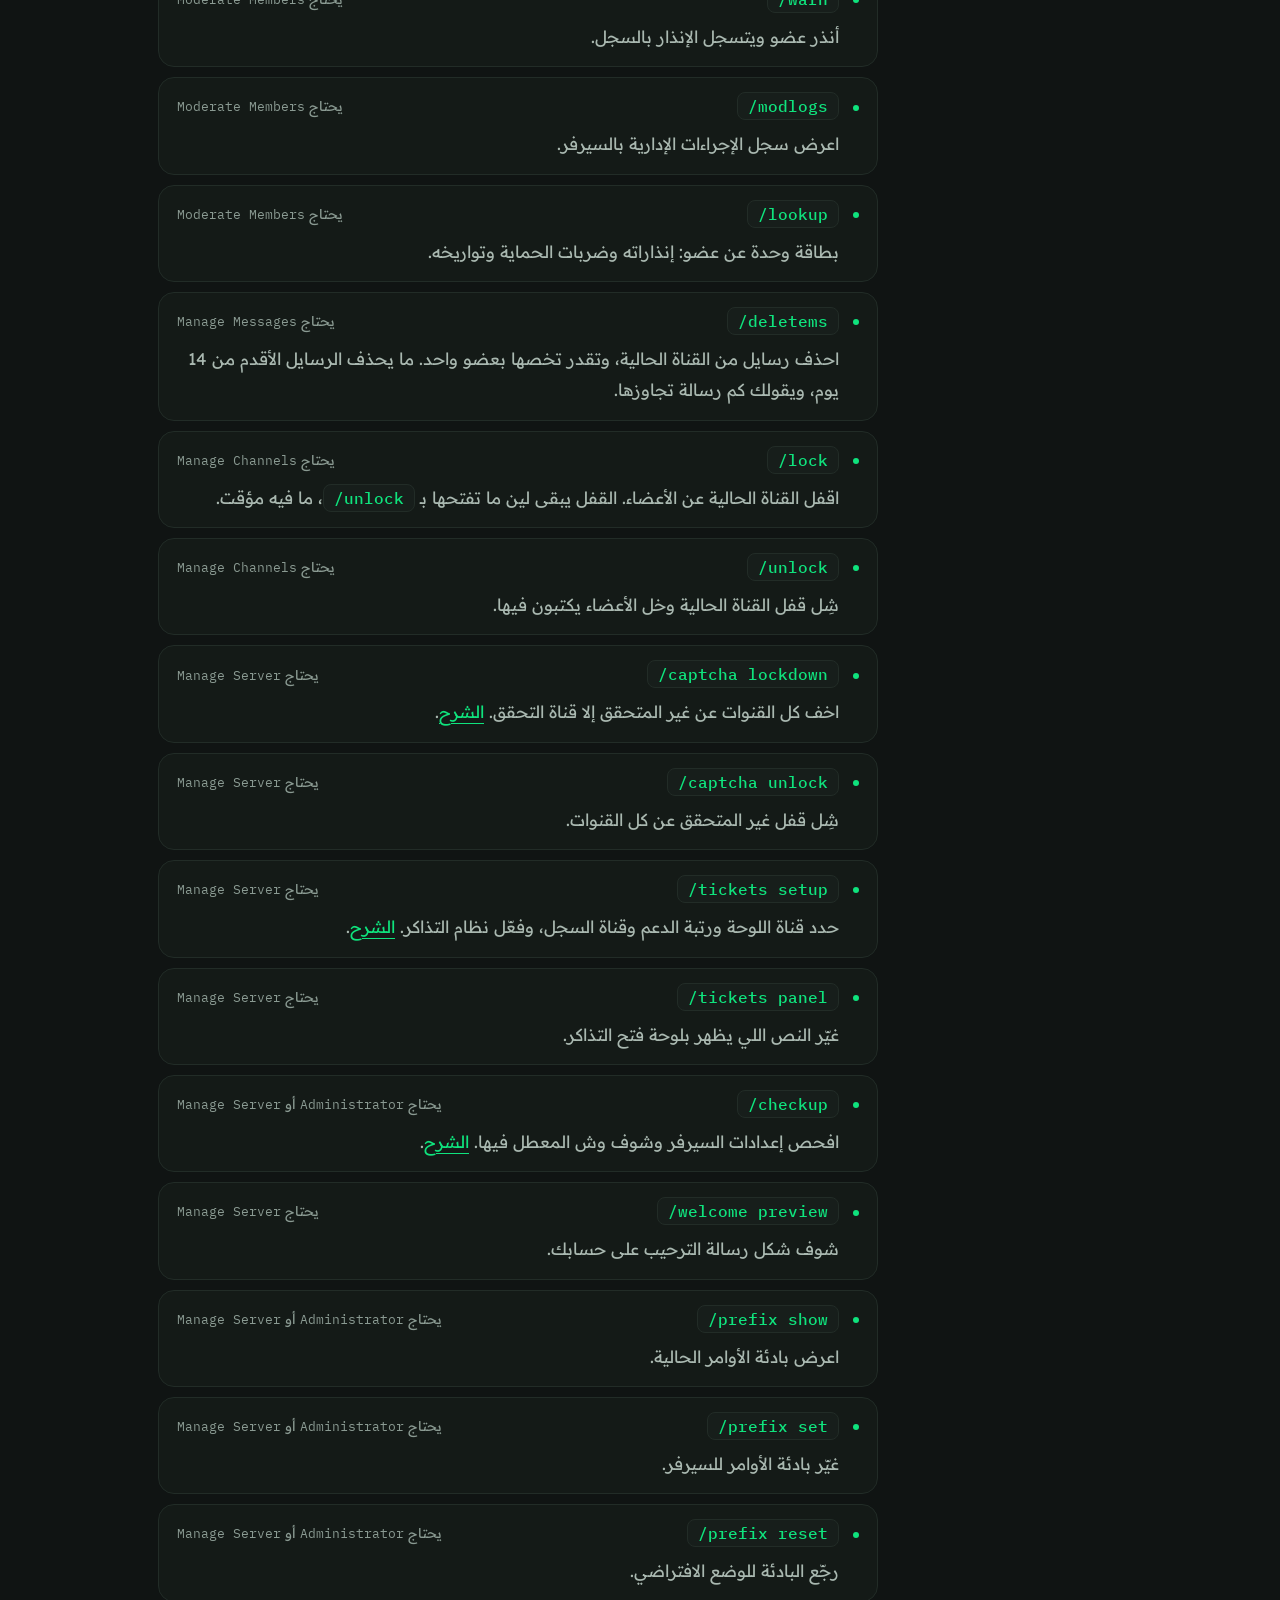
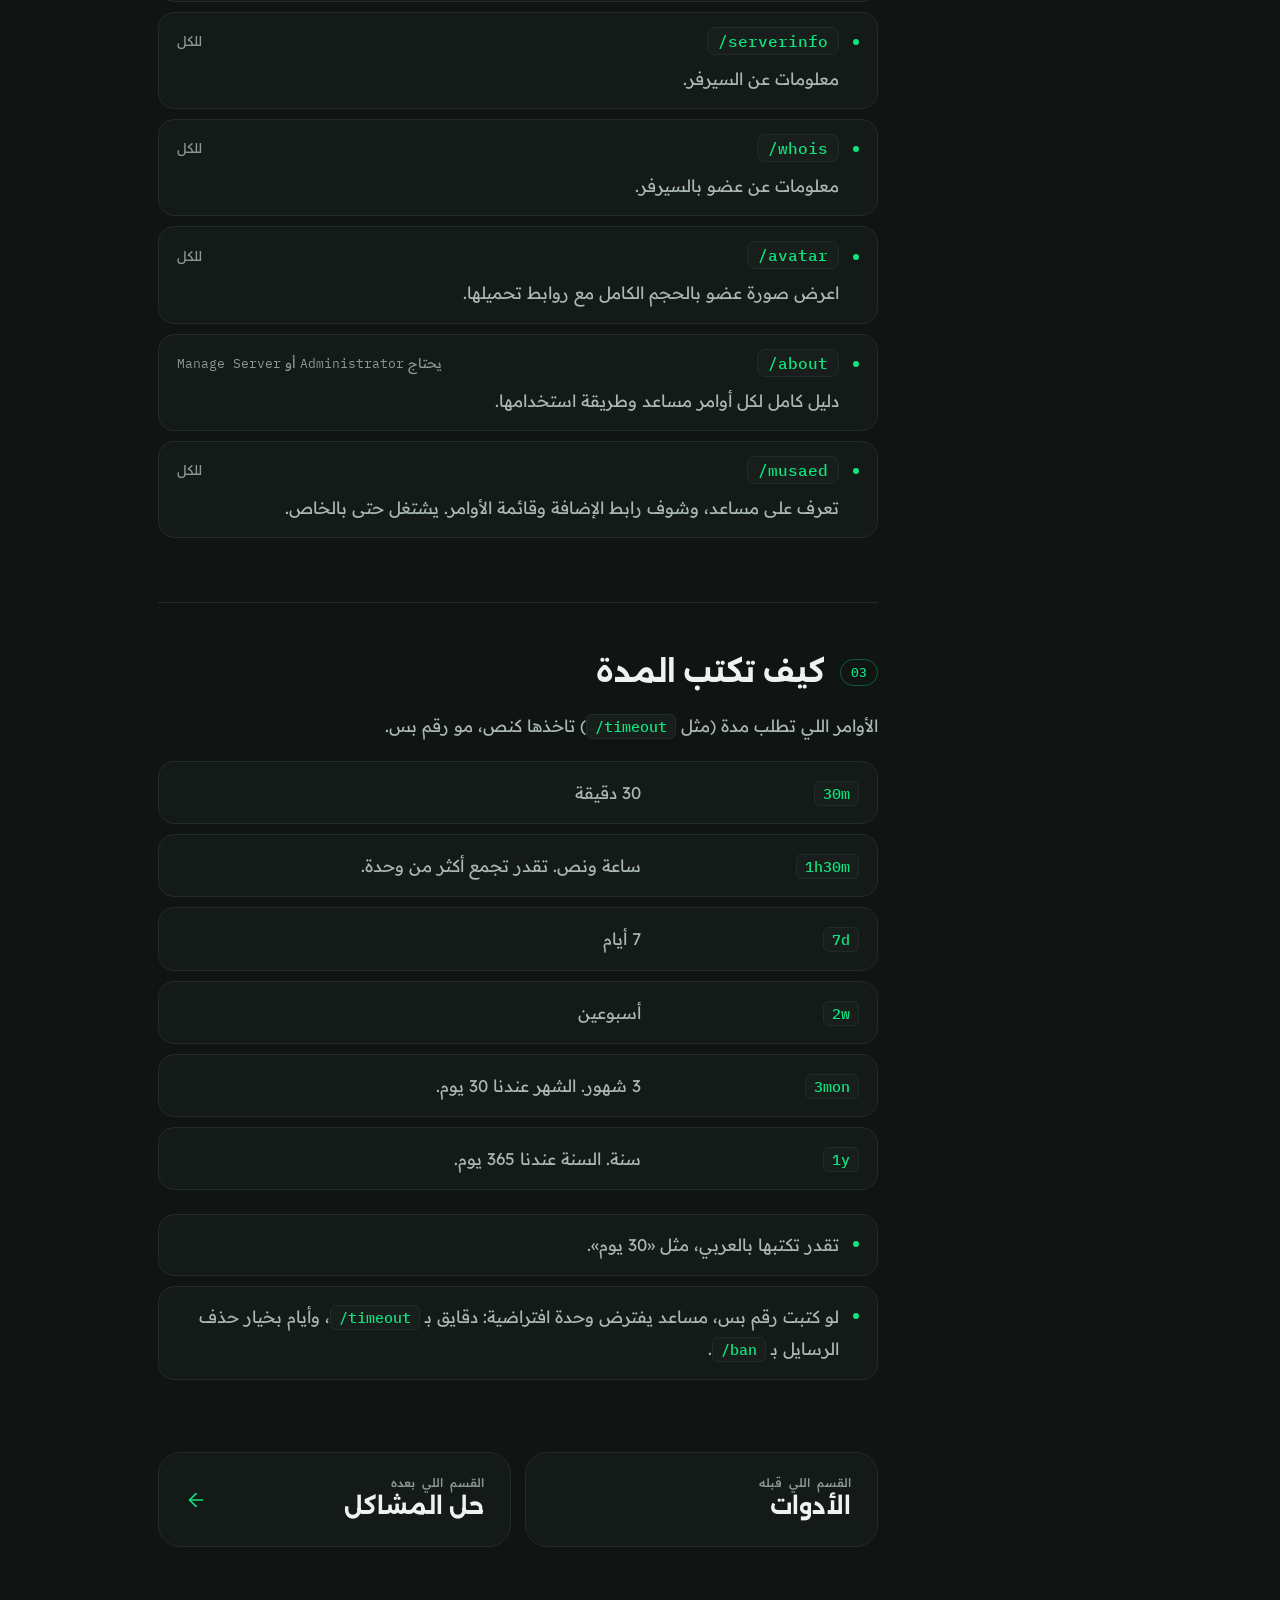
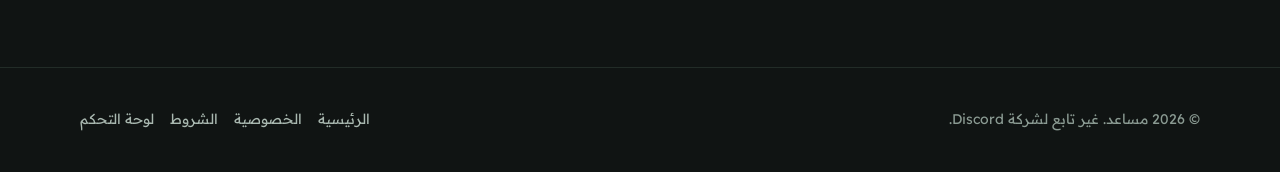
<file: guide/commands.html>
<!doctype html>
<html lang="ar" dir="rtl">
<head>
  <meta charset="utf-8">
  <meta name="viewport" content="width=device-width, initial-scale=1">
  <title>أوامر بوت مساعد لديسكورد | دليل مساعد</title>
  <meta name="description" content="كل أوامر السلاش في مساعد، ومين يقدر يستخدم كل أمر، وكيف تكتب المدة.">
  <meta name="theme-color" content="#101413">
  <link rel="icon" href="../assets/Pics/musaed-favicon.svg" type="image/svg+xml">
  <link rel="alternate icon" href="../assets/Pics/musaed-favicon.png" type="image/png">
  <link rel="apple-touch-icon" href="../assets/Pics/musaed-avatar.png">
  <link rel="canonical" href="https://musaed.dev/guide/commands.html">
  <meta property="og:type" content="website">
  <meta property="og:site_name" content="Musaed">
  <meta property="og:locale" content="ar_SA">
  <meta property="og:url" content="https://musaed.dev/guide/commands.html">
  <meta property="og:title" content="أوامر بوت مساعد لديسكورد | دليل مساعد">
  <meta property="og:description" content="كل أوامر السلاش في مساعد، ومين يقدر يستخدم كل أمر، وكيف تكتب المدة.">
  <meta property="og:image" content="https://musaed.dev/assets/Pics/musaed-banner.png">
  <meta property="og:image:width" content="960">
  <meta property="og:image:height" content="540">
  <meta property="og:image:alt" content="شعار مساعد: Musaed | مساعد">
  <meta name="twitter:card" content="summary_large_image">
  <meta name="twitter:title" content="أوامر بوت مساعد لديسكورد | دليل مساعد">
  <meta name="twitter:description" content="كل أوامر السلاش في مساعد، ومين يقدر يستخدم كل أمر، وكيف تكتب المدة.">
  <meta name="twitter:image" content="https://musaed.dev/assets/Pics/musaed-banner.png">
  <meta name="twitter:image:alt" content="شعار مساعد: Musaed | مساعد">
  <link rel="preload" href="../assets/fonts/alexandria-arabic.woff2" as="font" type="font/woff2" crossorigin>
  <link rel="preload" href="../assets/fonts/readexpro-arabic.woff2" as="font" type="font/woff2" crossorigin>
  <link rel="stylesheet" href="../assets/css/styles.css?v=16">
  <link rel="stylesheet" href="../assets/css/legal.css?v=4">
  <link rel="stylesheet" href="../assets/css/guide.css?v=3">
  <script src="../assets/js/guide.js?v=5" defer></script>
  <script type="application/ld+json">
{
    "@context":  "https://schema.org",
    "@type":  "BreadcrumbList",
    "itemListElement":  [
                            {
                                "@type":  "ListItem",
                                "position":  1,
                                "name":  "مساعد",
                                "item":  "https://musaed.dev/"
                            },
                            {
                                "@type":  "ListItem",
                                "position":  2,
                                "name":  "الدليل",
                                "item":  "https://musaed.dev/guide/"
                            },
                            {
                                "@type":  "ListItem",
                                "position":  3,
                                "name":  "الأوامر",
                                "item":  "https://musaed.dev/guide/commands.html"
                            }
                        ]
}
  </script>
</head>
<body class="guide-page">
  <a class="skip" href="#main">تخطَّ إلى المحتوى</a>
  <div class="lg-progress" aria-hidden="true"><i></i></div>

  <svg width="0" height="0" style="position:absolute" aria-hidden="true" focusable="false">
    <symbol id="glyph" viewBox="0 0 1024 1024"><path fill="currentColor" d="M242 655.5Q242 405.5 462 405.5H681Q677 346.5 644.5 313.5Q612 280.5 563 280.5Q513 280.5 487.5 305Q462 329.5 453 367.5L344 332.5Q353 274.5 375.5 235.5Q398 196.5 428.5 173.5Q459 150.5 493.5 140.5Q528 130.5 561 130.5Q663 130.5 722.5 208Q782 285.5 782 428.5V555.5H462Q432 555.5 412.5 560Q393 564.5 382 575.5Q371 586.5 366.5 606Q362 625.5 362 655.5V893.5H242Z"/></symbol>
    <symbol id="i-plus" viewBox="0 0 24 24"><path d="M5 12h14"/><path d="M12 5v14"/></symbol>
    <symbol id="i-arrow" viewBox="0 0 24 24"><path d="M5 12h14"/><path d="m12 5 7 7-7 7"/></symbol>
    <symbol id="i-up" viewBox="0 0 24 24"><path d="m5 12 7-7 7 7"/><path d="M12 19V5"/></symbol>
    <symbol id="i-search" viewBox="0 0 24 24"><circle cx="11" cy="11" r="8"/><path d="m21 21-4.3-4.3"/></symbol>
    <symbol id="i-rocket" viewBox="0 0 24 24"><path d="M4.5 16.5c-1.5 1.26-2 5-2 5s3.74-.5 5-2c.71-.84.7-2.13-.09-2.91a2.18 2.18 0 0 0-2.91-.09z"/><path d="m12 15-3-3a22 22 0 0 1 2-3.95A12.88 12.88 0 0 1 22 2c0 2.72-.78 7.5-6 11a22.35 22.35 0 0 1-4 2z"/><path d="M9 12H4s.55-3.03 2-4c1.62-1.08 5 0 5 0"/><path d="M12 15v5s3.03-.55 4-2c1.08-1.62 0-5 0-5"/></symbol>
    <symbol id="i-shield" viewBox="0 0 24 24"><path d="M20 13c0 5-3.5 7.5-7.66 8.95a1 1 0 0 1-.67-.01C7.5 20.5 4 18 4 13V6a1 1 0 0 1 1-1c2 0 4.5-1.2 6.24-2.72a1.17 1.17 0 0 1 1.52 0C14.51 3.81 17 5 19 5a1 1 0 0 1 1 1z"/></symbol>
    <symbol id="i-wrench" viewBox="0 0 24 24"><path d="M14.7 6.3a1 1 0 0 0 0 1.4l1.6 1.6a1 1 0 0 0 1.4 0l3.77-3.77a6 6 0 0 1-7.94 7.94l-6.91 6.91a2.12 2.12 0 0 1-3-3l6.91-6.91a6 6 0 0 1 7.94-7.94l-3.76 3.76z"/></symbol>
    <symbol id="i-terminal" viewBox="0 0 24 24"><path d="m4 17 6-6-6-6"/><path d="M12 19h8"/></symbol>
    <symbol id="i-lifebuoy" viewBox="0 0 24 24"><circle cx="12" cy="12" r="10"/><path d="m4.93 4.93 4.24 4.24"/><path d="m14.83 9.17 4.24-4.24"/><path d="m14.83 14.83 4.24 4.24"/><path d="m9.17 14.83-4.24 4.24"/><circle cx="12" cy="12" r="4"/></symbol>
  </svg>

  <header class="lg-bar">
    <div class="lg-bar-in">
      <a href="../" class="brand" aria-label="مساعد، الرئيسية">
        <span class="brand-mark"><svg aria-hidden="true"><use href="#glyph"/></svg></span>
        <span class="brand-name">Musaed</span><span class="brand-ar" aria-hidden="true">مساعد</span>
      </a>
      <nav class="lg-links" aria-label="صفحات">
        <a href="../">الرئيسية</a>
        <a href="./" aria-current="page">الدليل</a>
        <a href="https://discord.gg/CcwRT6K5qv" target="_blank" rel="noopener">الدعم</a>
      </nav>
      <a class="btn btn-primary btn-sm lg-add" href="https://discord.com/oauth2/authorize?client_id=1341863717247258655&amp;permissions=8&amp;integration_type=0&amp;scope=bot+applications.commands" target="_blank" rel="noopener"><svg class="i" aria-hidden="true"><use href="#i-plus"/></svg>أضفه لديسكورد</a>
    </div>
  </header>

  <main id="main">
    <section class="lg-hero">
      <div class="hero-bg" aria-hidden="true"><div class="aurora"></div></div>
      <div class="wrap">
        <nav class="gd-crumbs" aria-label="مسار الصفحة"><a href="./">الدليل</a><span class="sep" aria-hidden="true">/</span><span>الأوامر</span></nav>
        <h1 class="lg-title">الأوامر</h1>
        <p class="lg-lede">
          الإعداد مكانه لوحة التحكم، وهذي الأوامر للحظات اللي تحتاج تتصرف فيها على طول.
        </p>
      </div>
    </section>

    <nav class="gd-tabs" aria-label="أقسام الدليل">
      <div class="wrap">
        <ul>
          <li><a href="start.html"><svg class="i" aria-hidden="true"><use href="#i-rocket"/></svg>البداية</a></li>
          <li><a href="protection.html"><svg class="i" aria-hidden="true"><use href="#i-shield"/></svg>الحماية</a></li>
          <li><a href="toolkit.html"><svg class="i" aria-hidden="true"><use href="#i-wrench"/></svg>الأدوات</a></li>
          <li><a href="commands.html" aria-current="page"><svg class="i" aria-hidden="true"><use href="#i-terminal"/></svg>الأوامر</a></li>
          <li><a href="troubleshooting.html"><svg class="i" aria-hidden="true"><use href="#i-lifebuoy"/></svg>حل المشاكل</a></li>
        </ul>
      </div>
    </nav>

    <div class="wrap lg-layout">
      <nav class="lg-toc" aria-label="محتويات الصفحة">
        <p class="lg-toc-label">في هذي الصفحة</p>
        <ol>
          <li><a href="#before">قبل ما تبدأ</a></li>
          <li><a href="#list">قائمة الأوامر</a></li>
          <li><a href="#duration">كيف تكتب المدة</a></li>
        </ol>
      </nav>

      <article class="lg-body">
        <section class="gd-feature">
          <h2 id="before"><span class="n">01</span>قبل ما تبدأ</h2>
          <p>
            كل أوامر مساعد أوامر سلاش: اكتب <code dir="ltr">/</code> واختار الأمر من القائمة.
          </p>
          <ul>
            <li>
              الأمر يظهر لك بس لو عندك الصلاحية اللي يحتاجها، وإلا ديسكورد يخفيه عنك غالبًا.
            </li>
            <li>
              الطرد والحظر والكتم والإنذار تحتاج صلاحية <strong>لك</strong>، وأغلبها يحتاج نفس
              الصلاحية <strong>لمساعد</strong>. وما تنفّذ على من رتبته فوق رتبتك أو فوق رتبة مساعد.
            </li>
            <li>كل إجراء إداري ينسجل بسجل الإجراءات.</li>
          </ul>
        </section>

        <section class="gd-feature">
          <h2 id="list"><span class="n">02</span>قائمة الأوامر</h2>
          <form class="gd-filter" role="search" autocomplete="off">
            <div class="gd-search">
              <label for="gd-cmd-q">ابحث بالأوامر</label>
              <svg class="i" aria-hidden="true"><use href="#i-search"/></svg>
              <input id="gd-cmd-q" type="search" placeholder="ابحث عن أمر…" enterkeyhint="search">
            </div>
            <div class="gd-chips" role="group" aria-label="صنّف حسب النوع">
              <button type="button" data-cat="all" aria-pressed="true">الكل</button>
              <button type="button" data-cat="mod" aria-pressed="false">الإدارة</button>
              <button type="button" data-cat="verify" aria-pressed="false">التحقق</button>
              <button type="button" data-cat="setup" aria-pressed="false">الإعداد</button>
              <button type="button" data-cat="info" aria-pressed="false">معلومات</button>
            </div>
          </form>

          <ul class="gd-cmds">
            <li class="gd-cmd" data-cat="mod">
              <div class="gd-cmd-top"><code>/kick</code><span class="gd-who">يحتاج <bdi>Kick Members</bdi></span></div>
              <p>اطرد عضو من السيرفر ويتسجل بالسجل.</p>
            </li>
            <li class="gd-cmd" data-cat="mod">
              <div class="gd-cmd-top"><code>/ban</code><span class="gd-who">يحتاج <bdi>Ban Members</bdi></span></div>
              <p>احظر عضو من السيرفر ويتسجل بالسجل. تقدر تحدد حذف رسايله، بمدة <a href="#duration">تكتبها هنا</a>.</p>
            </li>
            <li class="gd-cmd" data-cat="mod">
              <div class="gd-cmd-top"><code>/unban</code><span class="gd-who">يحتاج <bdi>Ban Members</bdi></span></div>
              <p>فك الحظر عن حساب بالايدي حقه.</p>
            </li>
            <li class="gd-cmd" data-cat="mod">
              <div class="gd-cmd-top"><code>/timeout</code><span class="gd-who">يحتاج <bdi>Moderate Members</bdi></span></div>
              <p>اكتم عضو مدة محددة ويتسجل بالسجل. المدة <a href="#duration">تكتبها كذا</a>.</p>
            </li>
            <li class="gd-cmd" data-cat="mod">
              <div class="gd-cmd-top"><code>/warn</code><span class="gd-who">يحتاج <bdi>Moderate Members</bdi></span></div>
              <p>أنذر عضو ويتسجل الإنذار بالسجل.</p>
            </li>
            <li class="gd-cmd" data-cat="mod">
              <div class="gd-cmd-top"><code>/modlogs</code><span class="gd-who">يحتاج <bdi>Moderate Members</bdi></span></div>
              <p>اعرض سجل الإجراءات الإدارية بالسيرفر.</p>
            </li>
            <li class="gd-cmd" data-cat="mod" id="lookup">
              <div class="gd-cmd-top"><code>/lookup</code><span class="gd-who">يحتاج <bdi>Moderate Members</bdi></span></div>
              <p>بطاقة وحدة عن عضو: إنذاراته وضربات الحماية وتواريخه.</p>
            </li>
            <li class="gd-cmd" data-cat="mod">
              <div class="gd-cmd-top"><code>/deletems</code><span class="gd-who">يحتاج <bdi>Manage Messages</bdi></span></div>
              <p>
                احذف رسايل من القناة الحالية، وتقدر تخصها بعضو واحد. ما يحذف الرسايل الأقدم من 14 يوم،
                ويقولك كم رسالة تجاوزها.
              </p>
            </li>
            <li class="gd-cmd" data-cat="mod">
              <div class="gd-cmd-top"><code>/lock</code><span class="gd-who">يحتاج <bdi>Manage Channels</bdi></span></div>
              <p>اقفل القناة الحالية عن الأعضاء. القفل يبقى لين ما تفتحها بـ <code dir="ltr">/unlock</code>، ما فيه مؤقت.</p>
            </li>
            <li class="gd-cmd" data-cat="mod">
              <div class="gd-cmd-top"><code>/unlock</code><span class="gd-who">يحتاج <bdi>Manage Channels</bdi></span></div>
              <p>شِل قفل القناة الحالية وخل الأعضاء يكتبون فيها.</p>
            </li>
            <li class="gd-cmd" data-cat="verify">
              <div class="gd-cmd-top"><code>/captcha lockdown</code><span class="gd-who">يحتاج <bdi>Manage Server</bdi></span></div>
              <p>اخف كل القنوات عن غير المتحقق إلا قناة التحقق. <a href="protection.html#captcha">الشرح</a>.</p>
            </li>
            <li class="gd-cmd" data-cat="verify">
              <div class="gd-cmd-top"><code>/captcha unlock</code><span class="gd-who">يحتاج <bdi>Manage Server</bdi></span></div>
              <p>شِل قفل غير المتحقق عن كل القنوات.</p>
            </li>
            <li class="gd-cmd" data-cat="setup">
              <div class="gd-cmd-top"><code>/tickets setup</code><span class="gd-who">يحتاج <bdi>Manage Server</bdi></span></div>
              <p>حدد قناة اللوحة ورتبة الدعم وقناة السجل، وفعّل نظام التذاكر. <a href="toolkit.html#tickets">الشرح</a>.</p>
            </li>
            <li class="gd-cmd" data-cat="setup">
              <div class="gd-cmd-top"><code>/tickets panel</code><span class="gd-who">يحتاج <bdi>Manage Server</bdi></span></div>
              <p>غيّر النص اللي يظهر بلوحة فتح التذاكر.</p>
            </li>
            <li class="gd-cmd" data-cat="setup">
              <div class="gd-cmd-top"><code>/checkup</code><span class="gd-who">يحتاج <bdi>Administrator</bdi> أو <bdi>Manage Server</bdi></span></div>
              <p>افحص إعدادات السيرفر وشوف وش المعطل فيها. <a href="start.html#checkup">الشرح</a>.</p>
            </li>
            <li class="gd-cmd" data-cat="setup">
              <div class="gd-cmd-top"><code>/welcome preview</code><span class="gd-who">يحتاج <bdi>Manage Server</bdi></span></div>
              <p>شوف شكل رسالة الترحيب على حسابك.</p>
            </li>
            <li class="gd-cmd" data-cat="setup">
              <div class="gd-cmd-top"><code>/prefix show</code><span class="gd-who">يحتاج <bdi>Administrator</bdi> أو <bdi>Manage Server</bdi></span></div>
              <p>اعرض بادئة الأوامر الحالية.</p>
            </li>
            <li class="gd-cmd" data-cat="setup">
              <div class="gd-cmd-top"><code>/prefix set</code><span class="gd-who">يحتاج <bdi>Administrator</bdi> أو <bdi>Manage Server</bdi></span></div>
              <p>غيّر بادئة الأوامر للسيرفر.</p>
            </li>
            <li class="gd-cmd" data-cat="setup">
              <div class="gd-cmd-top"><code>/prefix reset</code><span class="gd-who">يحتاج <bdi>Administrator</bdi> أو <bdi>Manage Server</bdi></span></div>
              <p>رجّع البادئة للوضع الافتراضي.</p>
            </li>
            <li class="gd-cmd" data-cat="info">
              <div class="gd-cmd-top"><code>/serverinfo</code><span class="gd-who">للكل</span></div>
              <p>معلومات عن السيرفر.</p>
            </li>
            <li class="gd-cmd" data-cat="info">
              <div class="gd-cmd-top"><code>/whois</code><span class="gd-who">للكل</span></div>
              <p>معلومات عن عضو بالسيرفر.</p>
            </li>
            <li class="gd-cmd" data-cat="info">
              <div class="gd-cmd-top"><code>/avatar</code><span class="gd-who">للكل</span></div>
              <p>اعرض صورة عضو بالحجم الكامل مع روابط تحميلها.</p>
            </li>
            <li class="gd-cmd" data-cat="info">
              <div class="gd-cmd-top"><code>/about</code><span class="gd-who">يحتاج <bdi>Administrator</bdi> أو <bdi>Manage Server</bdi></span></div>
              <p>دليل كامل لكل أوامر مساعد وطريقة استخدامها.</p>
            </li>
            <li class="gd-cmd" data-cat="info">
              <div class="gd-cmd-top"><code>/musaed</code><span class="gd-who">للكل</span></div>
              <p>تعرف على مساعد، وشوف رابط الإضافة وقائمة الأوامر. يشتغل حتى بالخاص.</p>
            </li>
          </ul>
          <p class="gd-empty" id="gd-cmd-empty" hidden>
            <strong>ما فيه أمر يطابق بحثك.</strong> جرّب كلمة ثانية، أو اختار «الكل».
          </p>
        </section>

        <section class="gd-feature">
          <h2 id="duration"><span class="n">03</span>كيف تكتب المدة</h2>
          <p>
            الأوامر اللي تطلب مدة (مثل <code dir="ltr">/timeout</code>) تاخذها كنص، مو رقم بس.
          </p>
          <dl class="gd-facts">
            <div><dt><code dir="ltr">30m</code></dt><dd>30 دقيقة</dd></div>
            <div><dt><code dir="ltr">1h30m</code></dt><dd>ساعة ونص. تقدر تجمع أكثر من وحدة.</dd></div>
            <div><dt><code dir="ltr">7d</code></dt><dd>7 أيام</dd></div>
            <div><dt><code dir="ltr">2w</code></dt><dd>أسبوعين</dd></div>
            <div><dt><code dir="ltr">3mon</code></dt><dd>3 شهور. الشهر عندنا 30 يوم.</dd></div>
            <div><dt><code dir="ltr">1y</code></dt><dd>سنة. السنة عندنا 365 يوم.</dd></div>
          </dl>
          <ul>
            <li>تقدر تكتبها بالعربي، مثل «30 يوم».</li>
            <li>
              لو كتبت رقم بس، مساعد يفترض وحدة افتراضية: دقايق بـ <code dir="ltr">/timeout</code>،
              وأيام بخيار حذف الرسايل بـ <code dir="ltr">/ban</code>.
            </li>
          </ul>
        </section>

        <div class="gd-pager two">
          <a class="lg-next" href="toolkit.html">
            <span>
              <span class="lg-next-label">القسم اللي قبله</span>
              <span class="lg-next-title">الأدوات</span>
            </span>
          </a>
          <a class="lg-next" href="troubleshooting.html">
            <span>
              <span class="lg-next-label">القسم اللي بعده</span>
              <span class="lg-next-title">حل المشاكل</span>
            </span>
            <svg class="i i-arrow" aria-hidden="true"><use href="#i-arrow"/></svg>
          </a>
        </div>
      </article>
    </div>
  </main>

  <footer class="lg-foot">
    <div class="wrap lg-foot-in">
      <span>© 2026 مساعد. غير تابع لشركة Discord.</span>
      <nav aria-label="روابط">
        <a href="../">الرئيسية</a>
        <a href="../privacy.html">الخصوصية</a>
        <a href="../terms.html">الشروط</a>
        <a href="https://dashboard.musaed.dev/auth/login" target="_blank" rel="noopener">لوحة التحكم</a>
      </nav>
    </div>
  </footer>

  <button class="lg-top" type="button" aria-label="ارجع لفوق"><svg class="i" aria-hidden="true"><use href="#i-up"/></svg></button>
</body>
</html>
</file>
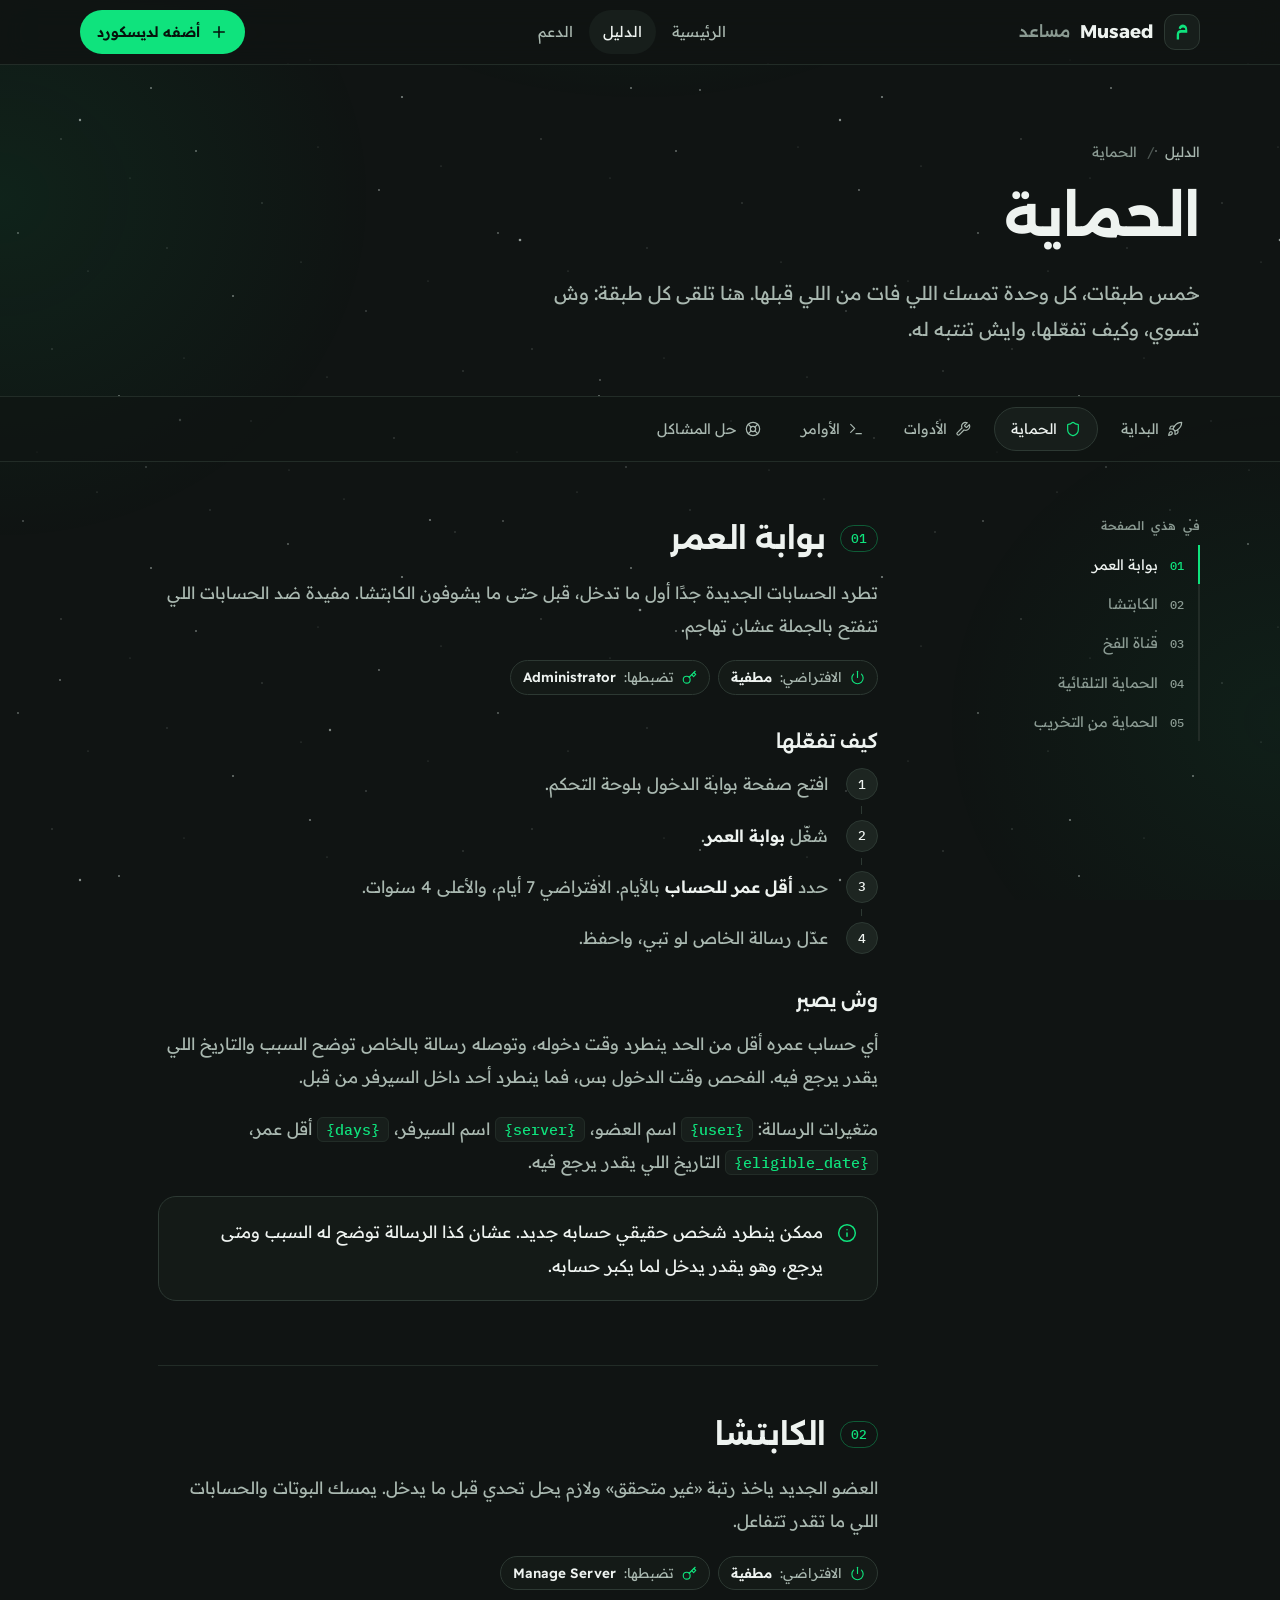
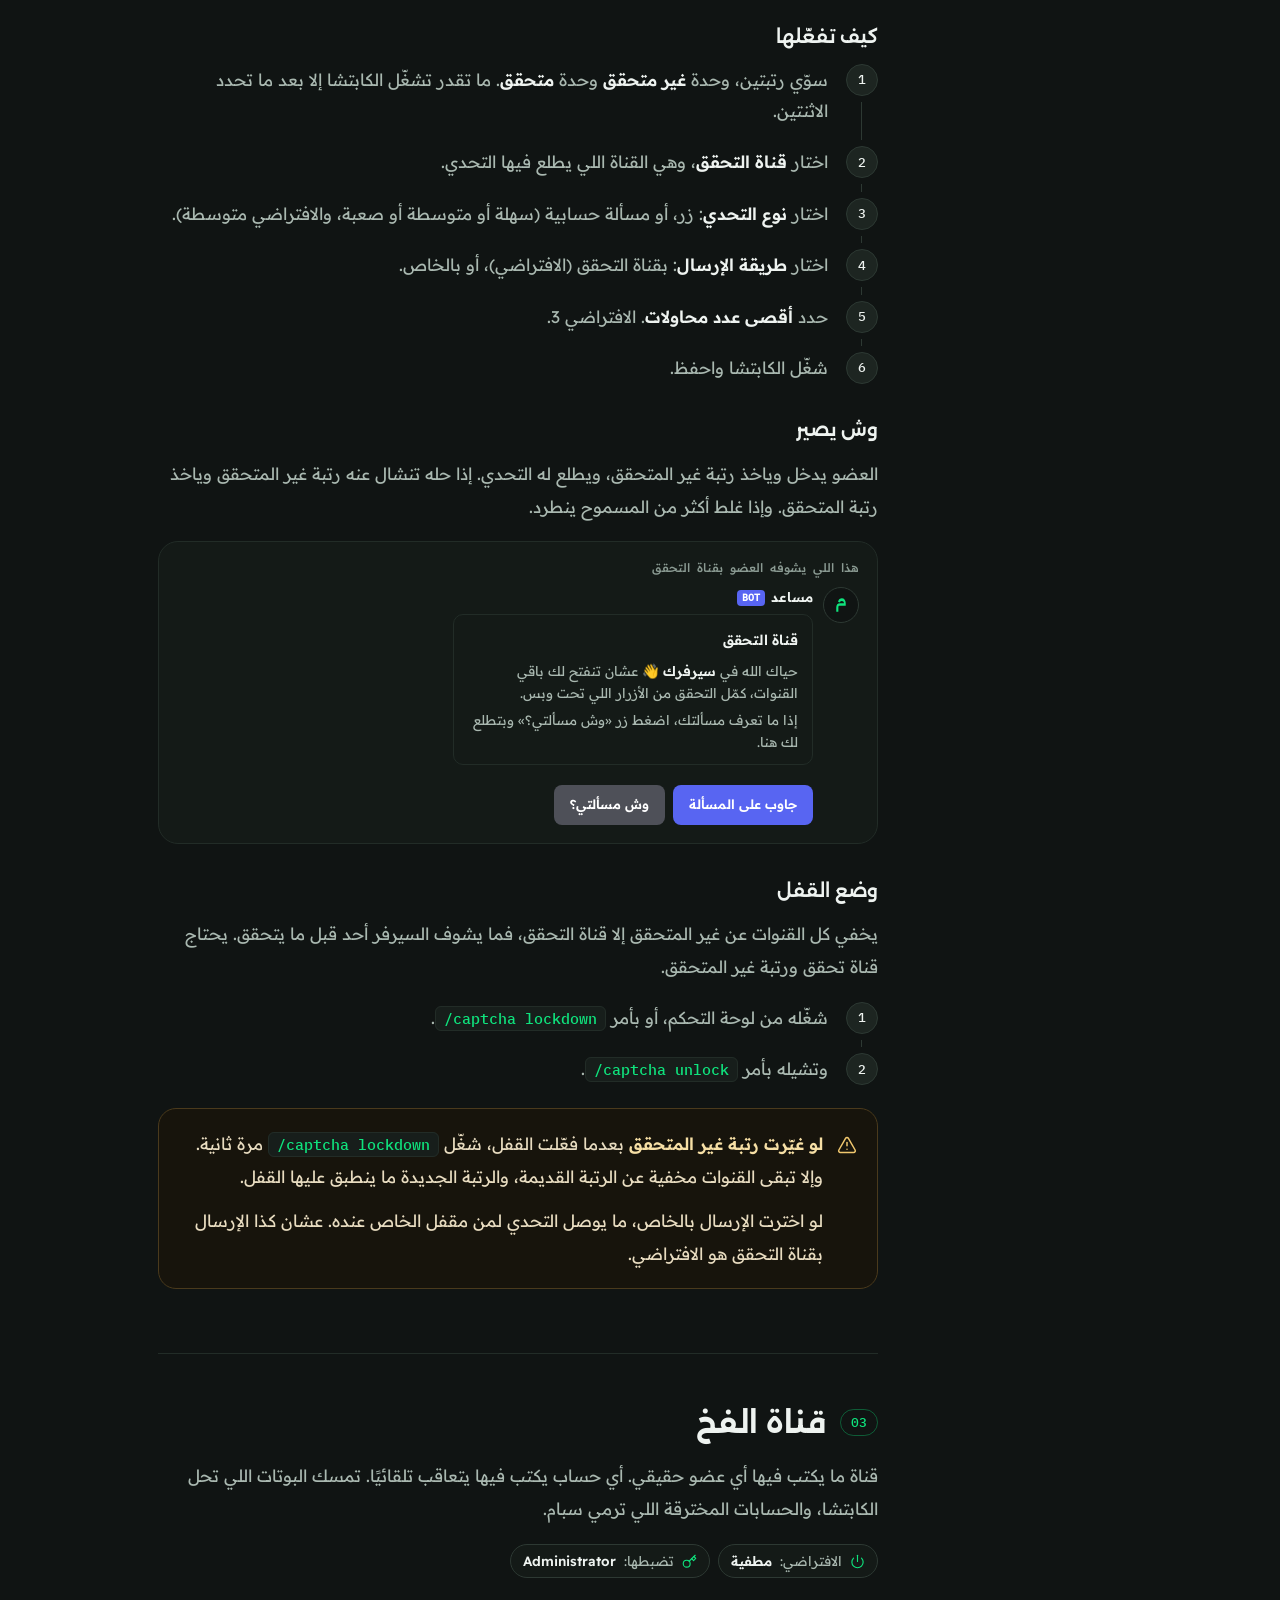
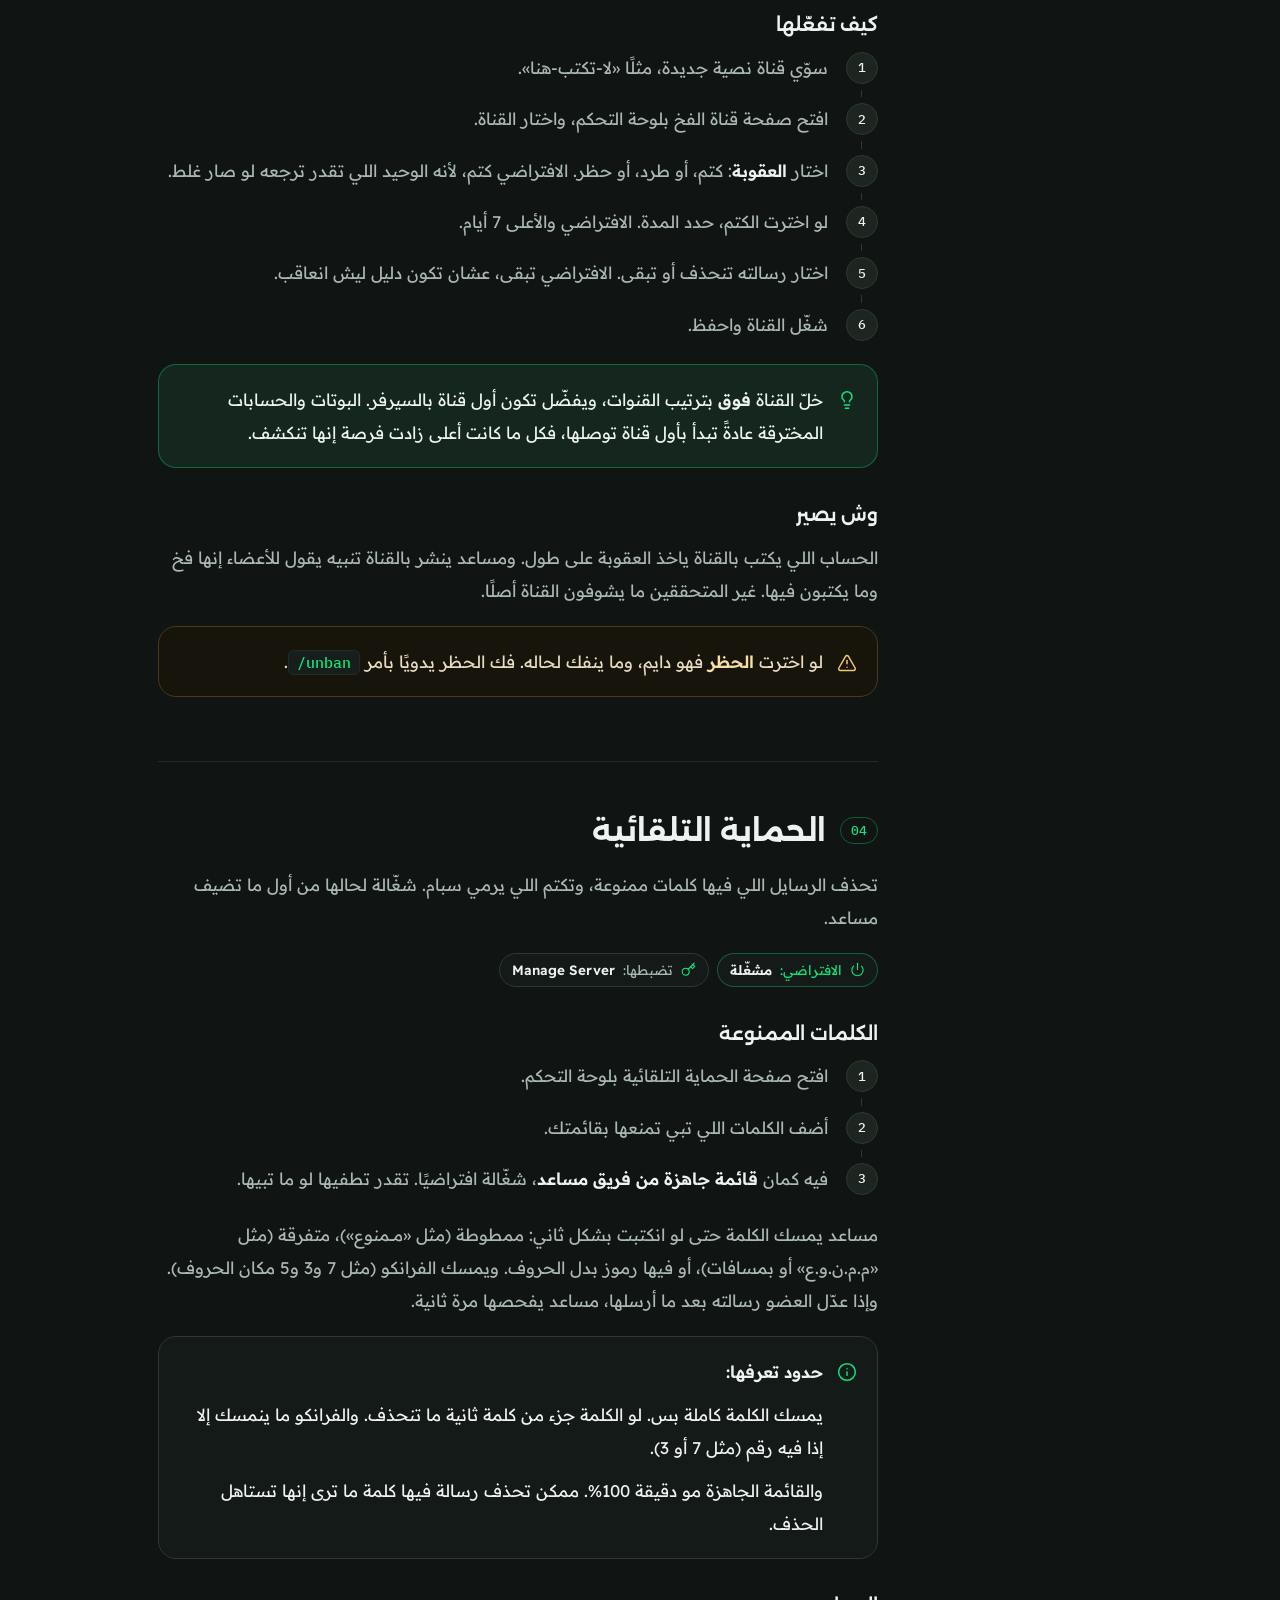
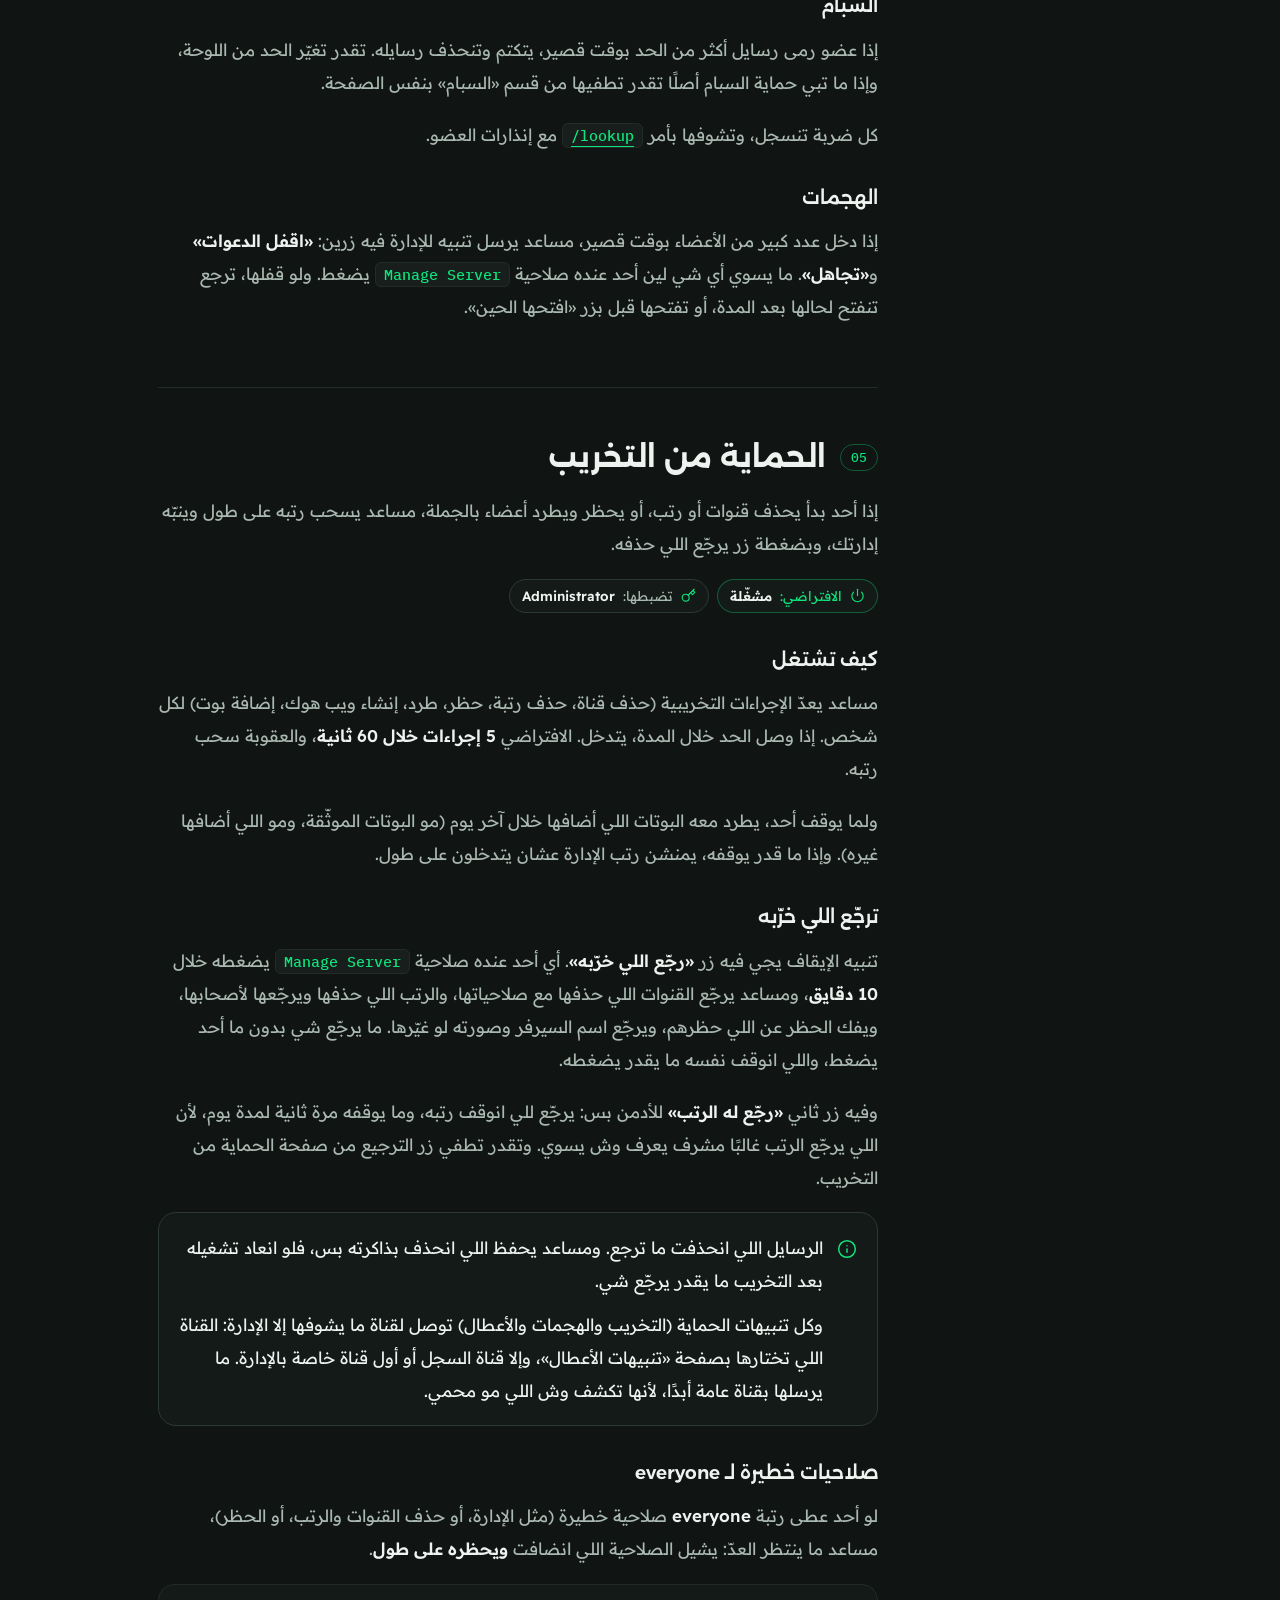
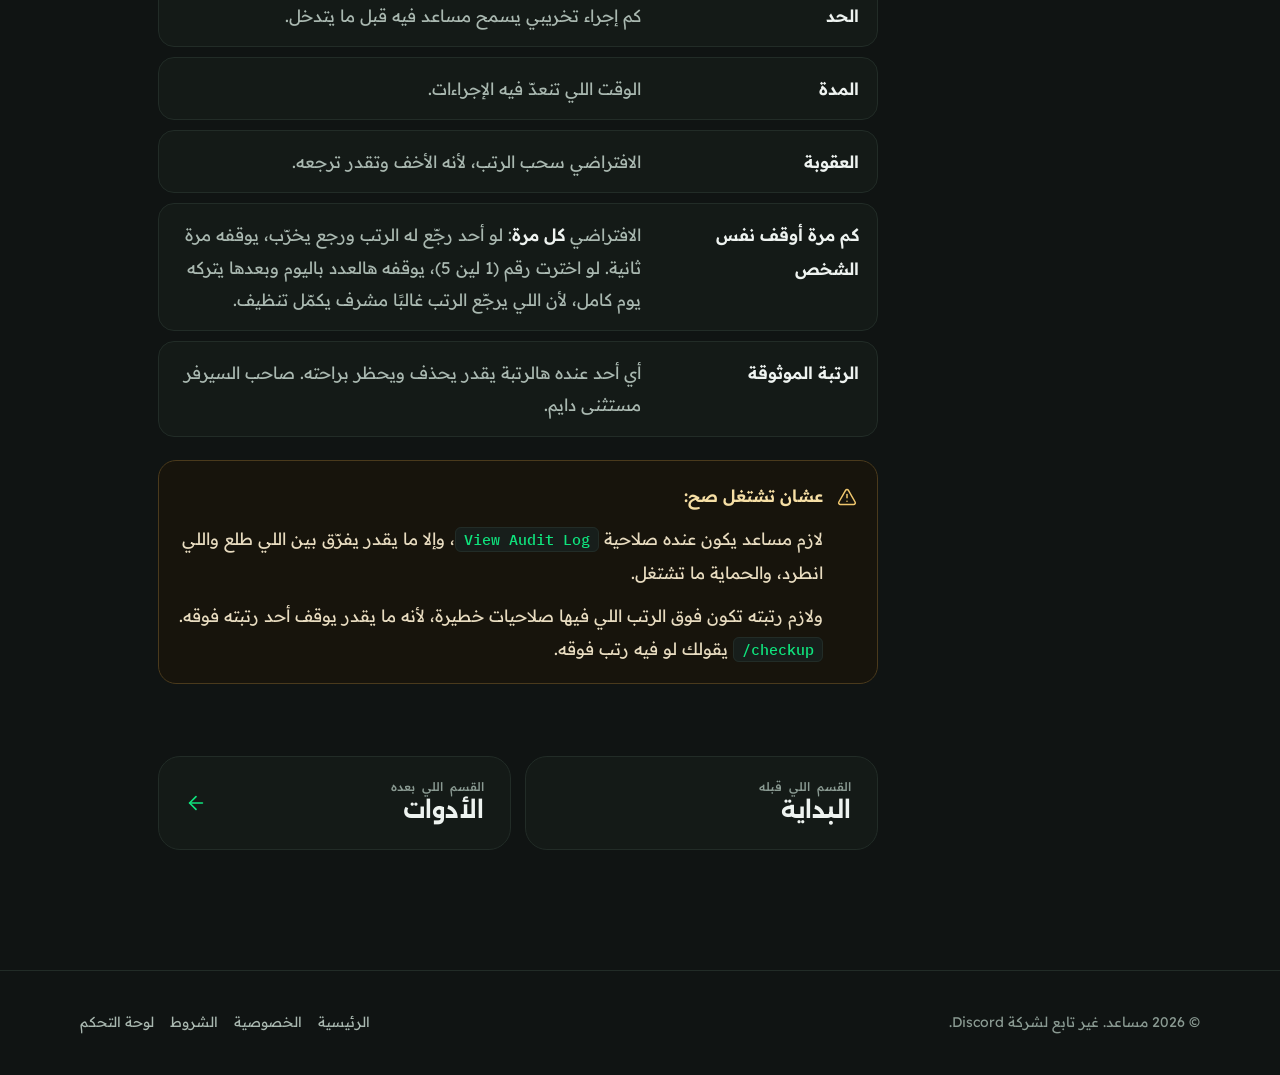
<file: guide/protection.html>
<!doctype html>
<html lang="ar" dir="rtl">
<head>
  <meta charset="utf-8">
  <meta name="viewport" content="width=device-width, initial-scale=1">
  <title>حماية سيرفر ديسكورد: بوابة العمر والكابتشا وقناة الفخ | دليل مساعد</title>
  <meta name="description" content="بوابة العمر، الكابتشا، قناة الفخ، الحماية التلقائية، والحماية من التخريب: وش تسوي وكيف تفعّلها.">
  <meta name="theme-color" content="#101413">
  <link rel="icon" href="../assets/Pics/musaed-favicon.svg" type="image/svg+xml">
  <link rel="alternate icon" href="../assets/Pics/musaed-favicon.png" type="image/png">
  <link rel="apple-touch-icon" href="../assets/Pics/musaed-avatar.png">
  <link rel="canonical" href="https://musaed.dev/guide/protection.html">
  <meta property="og:type" content="website">
  <meta property="og:site_name" content="Musaed">
  <meta property="og:locale" content="ar_SA">
  <meta property="og:url" content="https://musaed.dev/guide/protection.html">
  <meta property="og:title" content="حماية سيرفر ديسكورد: بوابة العمر والكابتشا وقناة الفخ | دليل مساعد">
  <meta property="og:description" content="بوابة العمر، الكابتشا، قناة الفخ، الحماية التلقائية، والحماية من التخريب: وش تسوي وكيف تفعّلها.">
  <meta property="og:image" content="https://musaed.dev/assets/Pics/musaed-banner.png">
  <meta property="og:image:width" content="960">
  <meta property="og:image:height" content="540">
  <meta property="og:image:alt" content="شعار مساعد: Musaed | مساعد">
  <meta name="twitter:card" content="summary_large_image">
  <meta name="twitter:title" content="حماية سيرفر ديسكورد: بوابة العمر والكابتشا وقناة الفخ | دليل مساعد">
  <meta name="twitter:description" content="بوابة العمر، الكابتشا، قناة الفخ، الحماية التلقائية، والحماية من التخريب: وش تسوي وكيف تفعّلها.">
  <meta name="twitter:image" content="https://musaed.dev/assets/Pics/musaed-banner.png">
  <meta name="twitter:image:alt" content="شعار مساعد: Musaed | مساعد">
  <link rel="preload" href="../assets/fonts/alexandria-arabic.woff2" as="font" type="font/woff2" crossorigin>
  <link rel="preload" href="../assets/fonts/readexpro-arabic.woff2" as="font" type="font/woff2" crossorigin>
  <link rel="stylesheet" href="../assets/css/styles.css?v=16">
  <link rel="stylesheet" href="../assets/css/legal.css?v=4">
  <link rel="stylesheet" href="../assets/css/guide.css?v=3">
  <script src="../assets/js/guide.js?v=5" defer></script>
  <script type="application/ld+json">
{
    "@context":  "https://schema.org",
    "@type":  "BreadcrumbList",
    "itemListElement":  [
                            {
                                "@type":  "ListItem",
                                "position":  1,
                                "name":  "مساعد",
                                "item":  "https://musaed.dev/"
                            },
                            {
                                "@type":  "ListItem",
                                "position":  2,
                                "name":  "الدليل",
                                "item":  "https://musaed.dev/guide/"
                            },
                            {
                                "@type":  "ListItem",
                                "position":  3,
                                "name":  "الحماية",
                                "item":  "https://musaed.dev/guide/protection.html"
                            }
                        ]
}
  </script>
</head>
<body class="guide-page">
  <a class="skip" href="#main">تخطَّ إلى المحتوى</a>
  <div class="lg-progress" aria-hidden="true"><i></i></div>

  <svg width="0" height="0" style="position:absolute" aria-hidden="true" focusable="false">
    <symbol id="glyph" viewBox="0 0 1024 1024"><path fill="currentColor" d="M242 655.5Q242 405.5 462 405.5H681Q677 346.5 644.5 313.5Q612 280.5 563 280.5Q513 280.5 487.5 305Q462 329.5 453 367.5L344 332.5Q353 274.5 375.5 235.5Q398 196.5 428.5 173.5Q459 150.5 493.5 140.5Q528 130.5 561 130.5Q663 130.5 722.5 208Q782 285.5 782 428.5V555.5H462Q432 555.5 412.5 560Q393 564.5 382 575.5Q371 586.5 366.5 606Q362 625.5 362 655.5V893.5H242Z"/></symbol>
    <symbol id="i-plus" viewBox="0 0 24 24"><path d="M5 12h14"/><path d="M12 5v14"/></symbol>
    <symbol id="i-arrow" viewBox="0 0 24 24"><path d="M5 12h14"/><path d="m12 5 7 7-7 7"/></symbol>
    <symbol id="i-up" viewBox="0 0 24 24"><path d="m5 12 7-7 7 7"/><path d="M12 19V5"/></symbol>
    <symbol id="i-rocket" viewBox="0 0 24 24"><path d="M4.5 16.5c-1.5 1.26-2 5-2 5s3.74-.5 5-2c.71-.84.7-2.13-.09-2.91a2.18 2.18 0 0 0-2.91-.09z"/><path d="m12 15-3-3a22 22 0 0 1 2-3.95A12.88 12.88 0 0 1 22 2c0 2.72-.78 7.5-6 11a22.35 22.35 0 0 1-4 2z"/><path d="M9 12H4s.55-3.03 2-4c1.62-1.08 5 0 5 0"/><path d="M12 15v5s3.03-.55 4-2c1.08-1.62 0-5 0-5"/></symbol>
    <symbol id="i-shield" viewBox="0 0 24 24"><path d="M20 13c0 5-3.5 7.5-7.66 8.95a1 1 0 0 1-.67-.01C7.5 20.5 4 18 4 13V6a1 1 0 0 1 1-1c2 0 4.5-1.2 6.24-2.72a1.17 1.17 0 0 1 1.52 0C14.51 3.81 17 5 19 5a1 1 0 0 1 1 1z"/></symbol>
    <symbol id="i-wrench" viewBox="0 0 24 24"><path d="M14.7 6.3a1 1 0 0 0 0 1.4l1.6 1.6a1 1 0 0 0 1.4 0l3.77-3.77a6 6 0 0 1-7.94 7.94l-6.91 6.91a2.12 2.12 0 0 1-3-3l6.91-6.91a6 6 0 0 1 7.94-7.94l-3.76 3.76z"/></symbol>
    <symbol id="i-terminal" viewBox="0 0 24 24"><path d="m4 17 6-6-6-6"/><path d="M12 19h8"/></symbol>
    <symbol id="i-lifebuoy" viewBox="0 0 24 24"><circle cx="12" cy="12" r="10"/><path d="m4.93 4.93 4.24 4.24"/><path d="m14.83 9.17 4.24-4.24"/><path d="m14.83 14.83 4.24 4.24"/><path d="m9.17 14.83-4.24 4.24"/><circle cx="12" cy="12" r="4"/></symbol>
    <symbol id="i-info" viewBox="0 0 24 24"><circle cx="12" cy="12" r="10"/><path d="M12 16v-4"/><path d="M12 8h.01"/></symbol>
    <symbol id="i-warn" viewBox="0 0 24 24"><path d="m21.73 18-8-14a2 2 0 0 0-3.48 0l-8 14A2 2 0 0 0 4 21h16a2 2 0 0 0 1.73-3"/><path d="M12 9v4"/><path d="M12 17h.01"/></symbol>
    <symbol id="i-bulb" viewBox="0 0 24 24"><path d="M15 14c.2-1 .7-1.7 1.5-2.5 1-.9 1.5-2.2 1.5-3.5A6 6 0 0 0 6 8c0 1 .2 2.2 1.5 3.5.7.7 1.3 1.5 1.5 2.5"/><path d="M9 18h6"/><path d="M10 22h4"/></symbol>
    <symbol id="i-power" viewBox="0 0 24 24"><path d="M12 2v10"/><path d="M18.4 6.6a9 9 0 1 1-12.77.04"/></symbol>
    <symbol id="i-key" viewBox="0 0 24 24"><circle cx="7.5" cy="15.5" r="5.5"/><path d="m21 2-9.6 9.6"/><path d="m15.5 7.5 3 3L22 7l-3-3"/></symbol>
  </svg>

  <header class="lg-bar">
    <div class="lg-bar-in">
      <a href="../" class="brand" aria-label="مساعد، الرئيسية">
        <span class="brand-mark"><svg aria-hidden="true"><use href="#glyph"/></svg></span>
        <span class="brand-name">Musaed</span><span class="brand-ar" aria-hidden="true">مساعد</span>
      </a>
      <nav class="lg-links" aria-label="صفحات">
        <a href="../">الرئيسية</a>
        <a href="./" aria-current="page">الدليل</a>
        <a href="https://discord.gg/CcwRT6K5qv" target="_blank" rel="noopener">الدعم</a>
      </nav>
      <a class="btn btn-primary btn-sm lg-add" href="https://discord.com/oauth2/authorize?client_id=1341863717247258655&amp;permissions=8&amp;integration_type=0&amp;scope=bot+applications.commands" target="_blank" rel="noopener"><svg class="i" aria-hidden="true"><use href="#i-plus"/></svg>أضفه لديسكورد</a>
    </div>
  </header>

  <main id="main">
    <section class="lg-hero">
      <div class="hero-bg" aria-hidden="true"><div class="aurora"></div></div>
      <div class="wrap">
        <nav class="gd-crumbs" aria-label="مسار الصفحة"><a href="./">الدليل</a><span class="sep" aria-hidden="true">/</span><span>الحماية</span></nav>
        <h1 class="lg-title">الحماية</h1>
        <p class="lg-lede">
          خمس طبقات، كل وحدة تمسك اللي فات من اللي قبلها. هنا تلقى كل طبقة: وش تسوي، وكيف تفعّلها،
          وايش تنتبه له.
        </p>
      </div>
    </section>

    <nav class="gd-tabs" aria-label="أقسام الدليل">
      <div class="wrap">
        <ul>
          <li><a href="start.html"><svg class="i" aria-hidden="true"><use href="#i-rocket"/></svg>البداية</a></li>
          <li><a href="protection.html" aria-current="page"><svg class="i" aria-hidden="true"><use href="#i-shield"/></svg>الحماية</a></li>
          <li><a href="toolkit.html"><svg class="i" aria-hidden="true"><use href="#i-wrench"/></svg>الأدوات</a></li>
          <li><a href="commands.html"><svg class="i" aria-hidden="true"><use href="#i-terminal"/></svg>الأوامر</a></li>
          <li><a href="troubleshooting.html"><svg class="i" aria-hidden="true"><use href="#i-lifebuoy"/></svg>حل المشاكل</a></li>
        </ul>
      </div>
    </nav>

    <div class="wrap lg-layout">
      <nav class="lg-toc" aria-label="محتويات الصفحة">
        <p class="lg-toc-label">في هذي الصفحة</p>
        <ol>
          <li><a href="#agegate">بوابة العمر</a></li>
          <li><a href="#captcha">الكابتشا</a></li>
          <li><a href="#honeypot">قناة الفخ</a></li>
          <li><a href="#automod">الحماية التلقائية</a></li>
          <li><a href="#antinuke">الحماية من التخريب</a></li>
        </ol>
      </nav>

      <article class="lg-body">
        <section class="gd-feature">
          <h2 id="agegate"><span class="n">01</span>بوابة العمر</h2>
          <p>
            تطرد الحسابات الجديدة جدًا أول ما تدخل، قبل حتى ما يشوفون الكابتشا. مفيدة ضد الحسابات
            اللي تنفتح بالجملة عشان تهاجم.
          </p>
          <div class="gd-pills">
            <span class="gd-pill"><svg class="i" aria-hidden="true"><use href="#i-power"/></svg>الافتراضي: <strong>مطفية</strong></span>
            <span class="gd-pill"><svg class="i" aria-hidden="true"><use href="#i-key"/></svg>تضبطها: <strong dir="ltr">Administrator</strong></span>
          </div>

          <h3>كيف تفعّلها</h3>
          <ol class="gd-steps">
            <li>افتح صفحة بوابة الدخول بلوحة التحكم.</li>
            <li>شغّل <strong>بوابة العمر</strong>.</li>
            <li>حدد <strong>أقل عمر للحساب</strong> بالأيام. الافتراضي 7 أيام، والأعلى 4 سنوات.</li>
            <li>عدّل رسالة الخاص لو تبي، واحفظ.</li>
          </ol>

          <h3>وش يصير</h3>
          <p>
            أي حساب عمره أقل من الحد ينطرد وقت دخوله، وتوصله رسالة بالخاص توضح السبب والتاريخ اللي
            يقدر يرجع فيه. الفحص وقت الدخول بس، فما ينطرد أحد داخل السيرفر من قبل.
          </p>
          <p>
            متغيرات الرسالة: <code dir="ltr">{user}</code> اسم العضو، <code dir="ltr">{server}</code> اسم السيرفر،
            <code dir="ltr">{days}</code> أقل عمر، <code dir="ltr">{eligible_date}</code> التاريخ اللي يقدر يرجع فيه.
          </p>
          <div class="gd-callout">
            <svg class="i" aria-hidden="true"><use href="#i-info"/></svg>
            <p>
              ممكن ينطرد شخص حقيقي حسابه جديد. عشان كذا الرسالة توضح له السبب ومتى يرجع، وهو يقدر يدخل
              لما يكبر حسابه.
            </p>
          </div>
        </section>

        <section class="gd-feature">
          <h2 id="captcha"><span class="n">02</span>الكابتشا</h2>
          <p>
            العضو الجديد ياخذ رتبة «غير متحقق» ولازم يحل تحدي قبل ما يدخل. يمسك البوتات والحسابات
            اللي ما تقدر تتفاعل.
          </p>
          <div class="gd-pills">
            <span class="gd-pill"><svg class="i" aria-hidden="true"><use href="#i-power"/></svg>الافتراضي: <strong>مطفية</strong></span>
            <span class="gd-pill"><svg class="i" aria-hidden="true"><use href="#i-key"/></svg>تضبطها: <strong dir="ltr">Manage Server</strong></span>
          </div>

          <h3>كيف تفعّلها</h3>
          <ol class="gd-steps">
            <li>
              سوّي رتبتين، وحدة <strong>غير متحقق</strong> وحدة <strong>متحقق</strong>. ما تقدر تشغّل
              الكابتشا إلا بعد ما تحدد الاثنتين.
            </li>
            <li>اختار <strong>قناة التحقق</strong>، وهي القناة اللي يطلع فيها التحدي.</li>
            <li>اختار <strong>نوع التحدي</strong>: زر، أو مسألة حسابية (سهلة أو متوسطة أو صعبة، والافتراضي متوسطة).</li>
            <li>اختار <strong>طريقة الإرسال</strong>: بقناة التحقق (الافتراضي)، أو بالخاص.</li>
            <li>حدد <strong>أقصى عدد محاولات</strong>. الافتراضي 3.</li>
            <li>شغّل الكابتشا واحفظ.</li>
          </ol>

          <h3>وش يصير</h3>
          <p>
            العضو يدخل وياخذ رتبة غير المتحقق، ويطلع له التحدي. إذا حله تنشال عنه رتبة غير المتحقق
            وياخذ رتبة المتحقق. وإذا غلط أكثر من المسموح ينطرد.
          </p>
          <!-- The panel text is the bot's own (core/strings.py CAPTCHA_PANEL_*), math mode. -->
          <figure class="gd-preview">
            <figcaption>هذا اللي يشوفه العضو بقناة التحقق</figcaption>
            <div class="dc-row">
              <span class="bot-av"><svg aria-hidden="true"><use href="#glyph"/></svg></span>
              <div>
                <p class="dc-meta"><b>مساعد</b><span class="badge">BOT</span></p>
                <div class="embed">
                  <strong>قناة التحقق</strong>
                  <span>حياك الله في <strong>سيرفرك</strong> 👋 عشان تنفتح لك باقي القنوات، كمّل التحقق من الأزرار اللي تحت وبس.</span>
                  <span>إذا ما تعرف مسألتك، اضغط زر «وش مسألتي؟» وبتطلع لك هنا.</span>
                </div>
                <div class="gd-btns"><span class="dc-btn">جاوب على المسألة</span><span class="dc-btn grey">وش مسألتي؟</span></div>
              </div>
            </div>
          </figure>

          <h3>وضع القفل</h3>
          <p>
            يخفي كل القنوات عن غير المتحقق إلا قناة التحقق، فما يشوف السيرفر أحد قبل ما يتحقق. يحتاج
            قناة تحقق ورتبة غير المتحقق.
          </p>
          <ol class="gd-steps">
            <li>شغّله من لوحة التحكم، أو بأمر <code dir="ltr">/captcha lockdown</code>.</li>
            <li>وتشيله بأمر <code dir="ltr">/captcha unlock</code>.</li>
          </ol>
          <div class="gd-callout warn">
            <svg class="i" aria-hidden="true"><use href="#i-warn"/></svg>
            <div>
              <p>
                <strong>لو غيّرت رتبة غير المتحقق</strong> بعدما فعّلت القفل، شغّل
                <code dir="ltr">/captcha lockdown</code> مرة ثانية. وإلا تبقى القنوات مخفية عن الرتبة
                القديمة، والرتبة الجديدة ما ينطبق عليها القفل.
              </p>
              <p>
                لو اخترت الإرسال بالخاص، ما يوصل التحدي لمن مقفل الخاص عنده. عشان كذا الإرسال بقناة
                التحقق هو الافتراضي.
              </p>
            </div>
          </div>
        </section>

        <section class="gd-feature">
          <h2 id="honeypot"><span class="n">03</span>قناة الفخ</h2>
          <p>
            قناة ما يكتب فيها أي عضو حقيقي. أي حساب يكتب فيها يتعاقب تلقائيًا. تمسك البوتات اللي تحل
            الكابتشا، والحسابات المخترقة اللي ترمي سبام.
          </p>
          <div class="gd-pills">
            <span class="gd-pill"><svg class="i" aria-hidden="true"><use href="#i-power"/></svg>الافتراضي: <strong>مطفية</strong></span>
            <span class="gd-pill"><svg class="i" aria-hidden="true"><use href="#i-key"/></svg>تضبطها: <strong dir="ltr">Administrator</strong></span>
          </div>

          <h3>كيف تفعّلها</h3>
          <ol class="gd-steps">
            <li>سوّي قناة نصية جديدة، مثلًا «لا-تكتب-هنا».</li>
            <li>افتح صفحة قناة الفخ بلوحة التحكم، واختار القناة.</li>
            <li>
              اختار <strong>العقوبة</strong>: كتم، أو طرد، أو حظر. الافتراضي كتم، لأنه الوحيد اللي
              تقدر ترجعه لو صار غلط.
            </li>
            <li>لو اخترت الكتم، حدد المدة. الافتراضي والأعلى 7 أيام.</li>
            <li>اختار رسالته تنحذف أو تبقى. الافتراضي تبقى، عشان تكون دليل ليش انعاقب.</li>
            <li>شغّل القناة واحفظ.</li>
          </ol>
          <div class="gd-callout tip">
            <svg class="i" aria-hidden="true"><use href="#i-bulb"/></svg>
            <p>
              خلّ القناة <strong>فوق</strong> بترتيب القنوات، ويفضّل تكون أول قناة بالسيرفر. البوتات
              والحسابات المخترقة عادةً تبدأ بأول قناة توصلها، فكل ما كانت أعلى زادت فرصة إنها تنكشف.
            </p>
          </div>

          <h3>وش يصير</h3>
          <p>
            الحساب اللي يكتب بالقناة ياخذ العقوبة على طول. ومساعد ينشر بالقناة تنبيه يقول للأعضاء إنها
            فخ وما يكتبون فيها. غير المتحققين ما يشوفون القناة أصلًا.
          </p>
          <div class="gd-callout warn">
            <svg class="i" aria-hidden="true"><use href="#i-warn"/></svg>
            <p>
              لو اخترت <strong>الحظر</strong> فهو دايم، وما ينفك لحاله. فك الحظر يدويًا بأمر
              <code dir="ltr">/unban</code>.
            </p>
          </div>
        </section>

        <section class="gd-feature">
          <h2 id="automod"><span class="n">04</span>الحماية التلقائية</h2>
          <p>
            تحذف الرسايل اللي فيها كلمات ممنوعة، وتكتم اللي يرمي سبام. شغّالة لحالها من أول ما تضيف مساعد.
          </p>
          <div class="gd-pills">
            <span class="gd-pill on"><svg class="i" aria-hidden="true"><use href="#i-power"/></svg>الافتراضي: <strong>مشغّلة</strong></span>
            <span class="gd-pill"><svg class="i" aria-hidden="true"><use href="#i-key"/></svg>تضبطها: <strong dir="ltr">Manage Server</strong></span>
          </div>

          <h3>الكلمات الممنوعة</h3>
          <ol class="gd-steps">
            <li>افتح صفحة الحماية التلقائية بلوحة التحكم.</li>
            <li>أضف الكلمات اللي تبي تمنعها بقائمتك.</li>
            <li>
              فيه كمان <strong>قائمة جاهزة من فريق مساعد</strong>، شغّالة افتراضيًا. تقدر تطفيها لو
              ما تبيها.
            </li>
          </ol>
          <p>
            مساعد يمسك الكلمة حتى لو انكتبت بشكل ثاني: ممطوطة (مثل «مـــمنوع»)، متفرقة (مثل «م.م.ن.و.ع»
            أو بمسافات)، أو فيها رموز بدل الحروف. ويمسك الفرانكو (مثل 7 و3 و5 مكان الحروف). وإذا عدّل
            العضو رسالته بعد ما أرسلها، مساعد يفحصها مرة ثانية.
          </p>
          <div class="gd-callout">
            <svg class="i" aria-hidden="true"><use href="#i-info"/></svg>
            <div>
              <p><strong>حدود تعرفها:</strong></p>
              <p>
                يمسك الكلمة كاملة بس. لو الكلمة جزء من كلمة ثانية ما تنحذف. والفرانكو ما ينمسك إلا إذا
                فيه رقم (مثل 7 أو 3).
              </p>
              <p>
                والقائمة الجاهزة مو دقيقة 100%. ممكن تحذف رسالة فيها كلمة ما ترى إنها تستاهل الحذف.
              </p>
            </div>
          </div>

          <h3>السبام</h3>
          <p>
            إذا عضو رمى رسايل أكثر من الحد بوقت قصير، يتكتم وتنحذف رسايله. تقدر تغيّر الحد من اللوحة،
            وإذا ما تبي حماية السبام أصلًا تقدر تطفيها من قسم «السبام» بنفس الصفحة.
          </p>
          <p>
            كل ضربة تنسجل، وتشوفها بأمر <a href="commands.html#lookup"><code dir="ltr">/lookup</code></a> مع
            إنذارات العضو.
          </p>

          <h3>الهجمات</h3>
          <p>
            إذا دخل عدد كبير من الأعضاء بوقت قصير، مساعد يرسل تنبيه للإدارة فيه زرين:
            <strong>«اقفل الدعوات»</strong> و<strong>«تجاهل»</strong>. ما يسوي أي شي لين أحد عنده صلاحية
            <code dir="ltr">Manage Server</code> يضغط. ولو قفلها، ترجع تنفتح لحالها بعد المدة، أو تفتحها قبل
            بزر «افتحها الحين».
          </p>
        </section>

        <section class="gd-feature">
          <h2 id="antinuke"><span class="n">05</span>الحماية من التخريب</h2>
          <p>
            إذا أحد بدأ يحذف قنوات أو رتب، أو يحظر ويطرد أعضاء بالجملة، مساعد يسحب رتبه على طول
            وينبّه إدارتك، وبضغطة زر يرجّع اللي حذفه.
          </p>
          <div class="gd-pills">
            <span class="gd-pill on"><svg class="i" aria-hidden="true"><use href="#i-power"/></svg>الافتراضي: <strong>مشغّلة</strong></span>
            <span class="gd-pill"><svg class="i" aria-hidden="true"><use href="#i-key"/></svg>تضبطها: <strong dir="ltr">Administrator</strong></span>
          </div>

          <h3>كيف تشتغل</h3>
          <p>
            مساعد يعدّ الإجراءات التخريبية (حذف قناة، حذف رتبة، حظر، طرد، إنشاء ويب هوك، إضافة بوت)
            لكل شخص. إذا وصل الحد خلال المدة، يتدخل. الافتراضي <strong>5 إجراءات خلال 60 ثانية</strong>،
            والعقوبة سحب رتبه.
          </p>
          <p>
            ولما يوقف أحد، يطرد معه البوتات اللي أضافها خلال آخر يوم (مو البوتات الموثّقة، ومو اللي أضافها
            غيره). وإذا ما قدر يوقفه، يمنشن رتب الإدارة عشان يتدخلون على طول.
          </p>

          <h3>ترجّع اللي خرّبه</h3>
          <p>
            تنبيه الإيقاف يجي فيه زر <strong>«رجّع اللي خرّبه»</strong>. أي أحد عنده صلاحية
            <code dir="ltr">Manage Server</code> يضغطه خلال <strong>10 دقايق</strong>، ومساعد يرجّع القنوات اللي
            حذفها مع صلاحياتها، والرتب اللي حذفها ويرجّعها لأصحابها، ويفك الحظر عن اللي حظرهم، ويرجّع اسم
            السيرفر وصورته لو غيّرها. ما يرجّع شي بدون ما أحد يضغط، واللي انوقف نفسه ما يقدر يضغطه.
          </p>
          <p>
            وفيه زر ثاني <strong>«رجّع له الرتب»</strong> للأدمن بس: يرجّع للي انوقف رتبه، وما يوقفه مرة ثانية
            لمدة يوم، لأن اللي يرجّع الرتب غالبًا مشرف يعرف وش يسوي. وتقدر تطفي زر الترجيع من صفحة الحماية من
            التخريب.
          </p>
          <div class="gd-callout">
            <svg class="i" aria-hidden="true"><use href="#i-info"/></svg>
            <div>
              <p>
                الرسايل اللي انحذفت ما ترجع. ومساعد يحفظ اللي انحذف بذاكرته بس، فلو انعاد تشغيله بعد التخريب
                ما يقدر يرجّع شي.
              </p>
              <p>
                وكل تنبيهات الحماية (التخريب والهجمات والأعطال) توصل لقناة ما يشوفها إلا الإدارة: القناة اللي
                تختارها بصفحة «تنبيهات الأعطال»، وإلا قناة السجل أو أول قناة خاصة بالإدارة. ما يرسلها بقناة عامة
                أبدًا، لأنها تكشف وش اللي مو محمي.
              </p>
            </div>
          </div>

          <h3>صلاحيات خطيرة لـ everyone</h3>
          <p>
            لو أحد عطى رتبة <strong>everyone</strong> صلاحية خطيرة (مثل الإدارة، أو حذف القنوات والرتب، أو
            الحظر)، مساعد ما ينتظر العدّ: يشيل الصلاحية اللي انضافت <strong>ويحظره على طول</strong>.
          </p>
          <dl class="gd-facts">
            <div>
              <dt>الحد</dt>
              <dd>كم إجراء تخريبي يسمح مساعد فيه قبل ما يتدخل.</dd>
            </div>
            <div>
              <dt>المدة</dt>
              <dd>الوقت اللي تنعدّ فيه الإجراءات.</dd>
            </div>
            <div>
              <dt>العقوبة</dt>
              <dd>الافتراضي سحب الرتب، لأنه الأخف وتقدر ترجعه.</dd>
            </div>
            <div>
              <dt>كم مرة أوقف نفس الشخص</dt>
              <dd>
                الافتراضي <strong>كل مرة</strong>: لو أحد رجّع له الرتب ورجع يخرّب، يوقفه مرة ثانية. لو اخترت
                رقم (1 لين 5)، يوقفه هالعدد باليوم وبعدها يتركه يوم كامل، لأن اللي يرجّع الرتب غالبًا مشرف
                يكمّل تنظيف.
              </dd>
            </div>
            <div>
              <dt>الرتبة الموثوقة</dt>
              <dd>أي أحد عنده هالرتبة يقدر يحذف ويحظر براحته. صاحب السيرفر مستثنى دايم.</dd>
            </div>
          </dl>

          <div class="gd-callout warn">
            <svg class="i" aria-hidden="true"><use href="#i-warn"/></svg>
            <div>
              <p><strong>عشان تشتغل صح:</strong></p>
              <p>
                لازم مساعد يكون عنده صلاحية <code dir="ltr">View Audit Log</code>، وإلا ما يقدر يفرّق بين
                اللي طلع واللي انطرد، والحماية ما تشتغل.
              </p>
              <p>
                ولازم رتبته تكون فوق الرتب اللي فيها صلاحيات خطيرة، لأنه ما يقدر يوقف أحد رتبته فوقه.
                <code dir="ltr">/checkup</code> يقولك لو فيه رتب فوقه.
              </p>
            </div>
          </div>
        </section>

        <div class="gd-pager two">
          <a class="lg-next" href="start.html">
            <span>
              <span class="lg-next-label">القسم اللي قبله</span>
              <span class="lg-next-title">البداية</span>
            </span>
          </a>
          <a class="lg-next" href="toolkit.html">
            <span>
              <span class="lg-next-label">القسم اللي بعده</span>
              <span class="lg-next-title">الأدوات</span>
            </span>
            <svg class="i i-arrow" aria-hidden="true"><use href="#i-arrow"/></svg>
          </a>
        </div>
      </article>
    </div>
  </main>

  <footer class="lg-foot">
    <div class="wrap lg-foot-in">
      <span>© 2026 مساعد. غير تابع لشركة Discord.</span>
      <nav aria-label="روابط">
        <a href="../">الرئيسية</a>
        <a href="../privacy.html">الخصوصية</a>
        <a href="../terms.html">الشروط</a>
        <a href="https://dashboard.musaed.dev/auth/login" target="_blank" rel="noopener">لوحة التحكم</a>
      </nav>
    </div>
  </footer>

  <button class="lg-top" type="button" aria-label="ارجع لفوق"><svg class="i" aria-hidden="true"><use href="#i-up"/></svg></button>
</body>
</html>
</file>
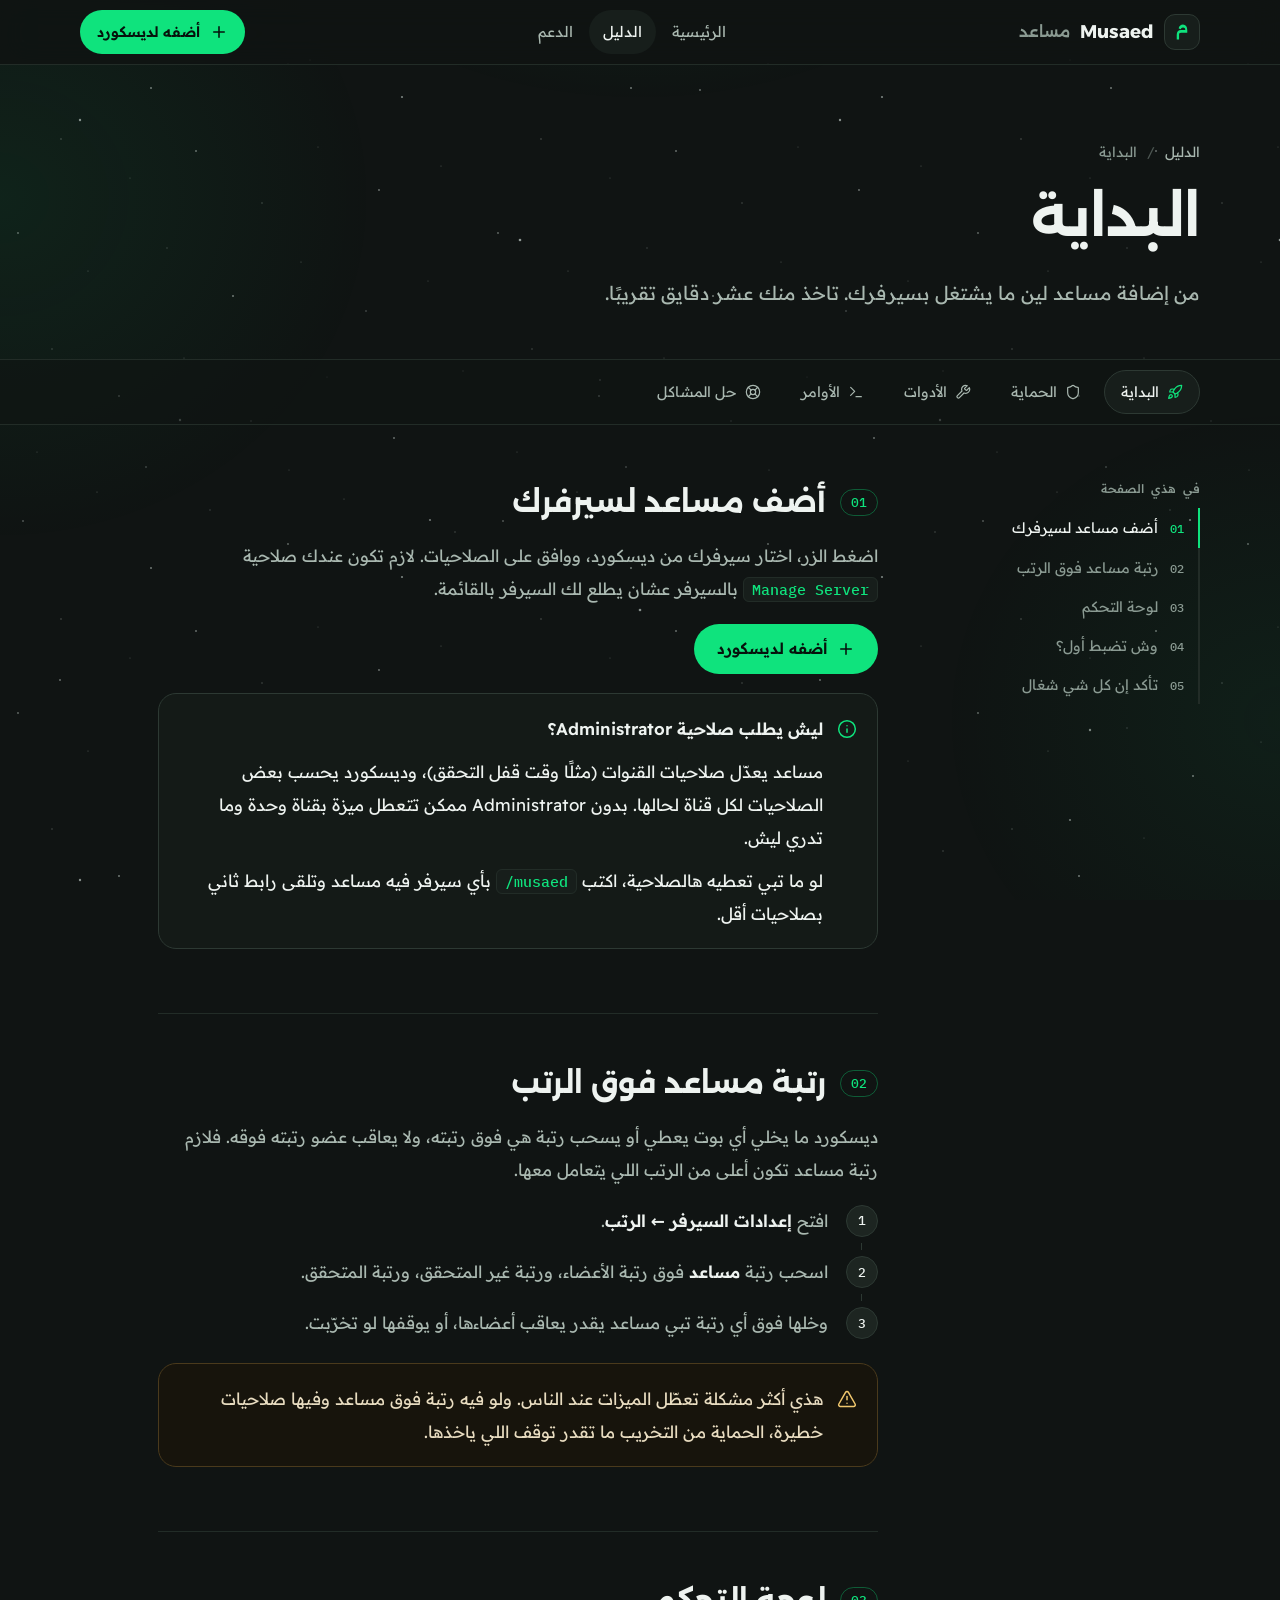
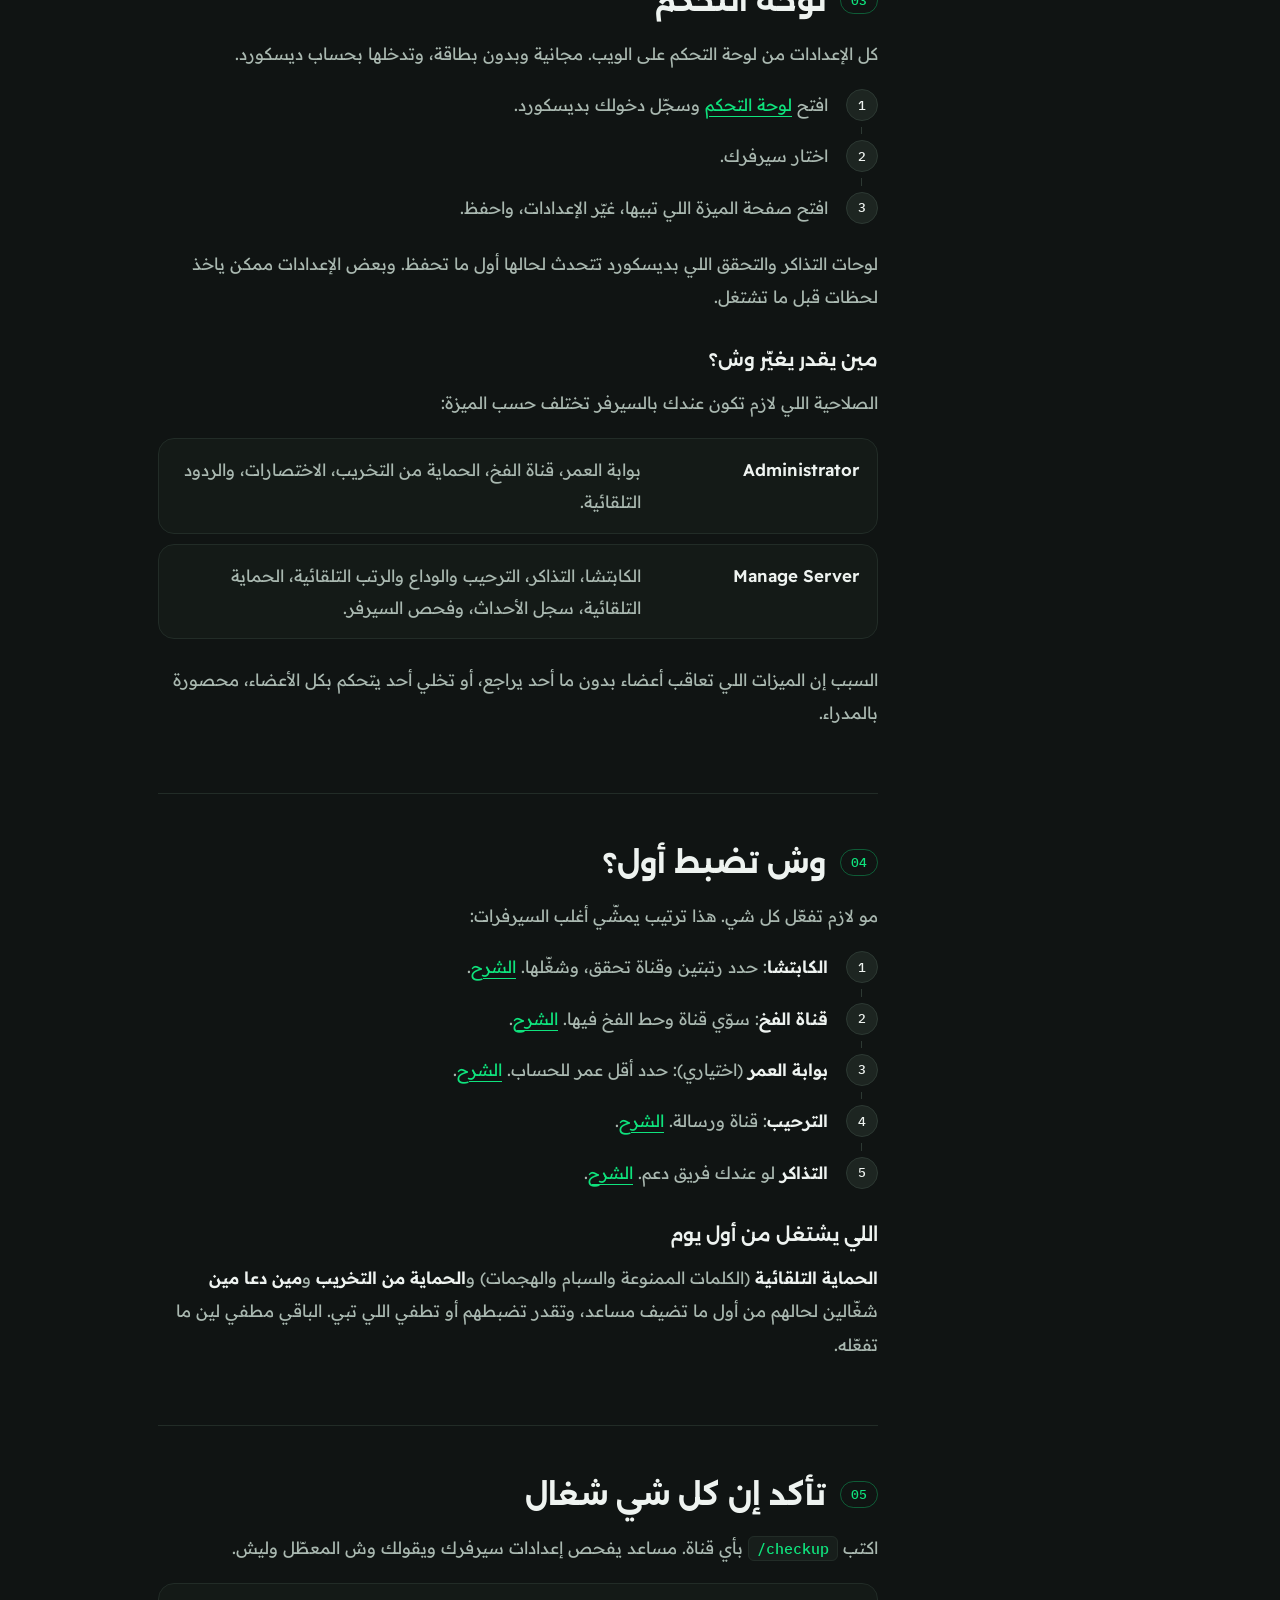
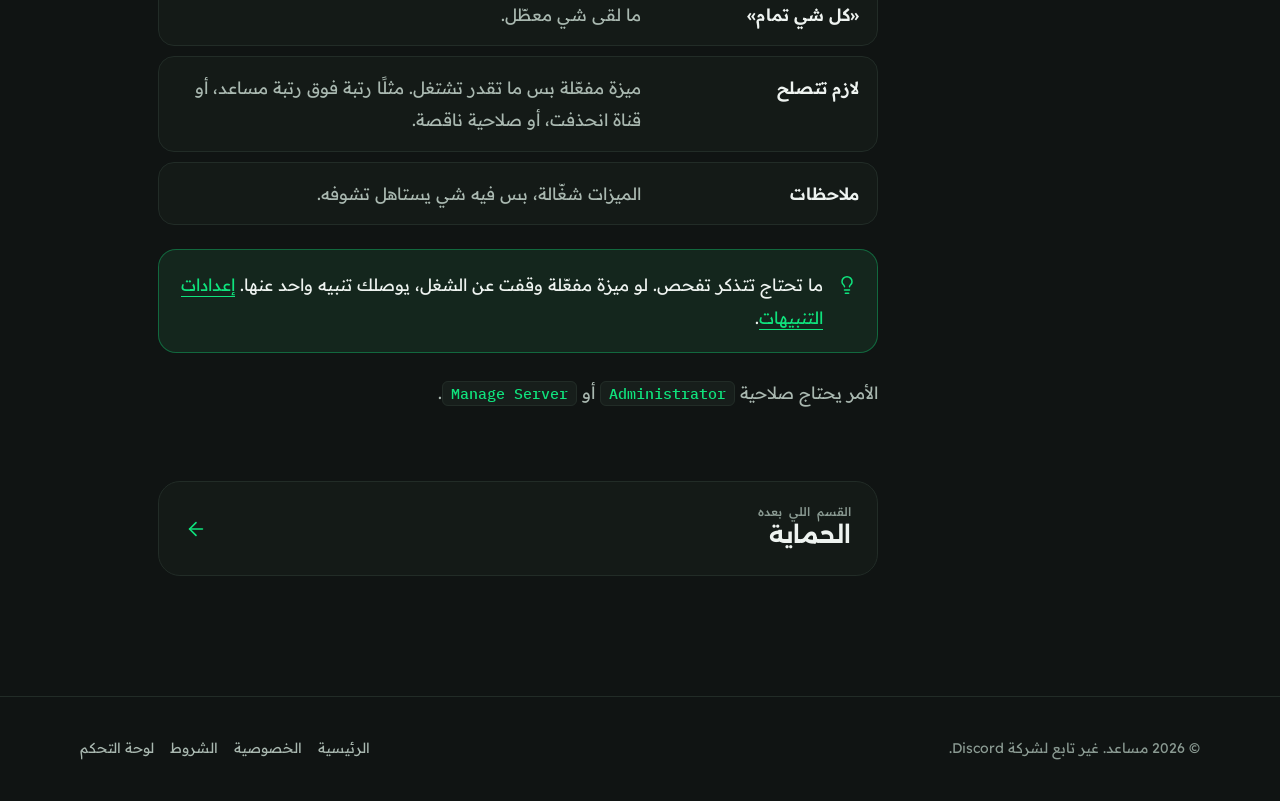
<file: guide/start.html>
<!doctype html>
<html lang="ar" dir="rtl">
<head>
  <meta charset="utf-8">
  <meta name="viewport" content="width=device-width, initial-scale=1">
  <title>كيف تضيف مساعد لسيرفر ديسكورد | دليل مساعد</title>
  <meta name="description" content="كيف تضيف مساعد لسيرفرك، وتضبط الرتب، وتدخل لوحة التحكم، وتتأكد إن كل شي شغال.">
  <meta name="theme-color" content="#101413">
  <link rel="icon" href="../assets/Pics/musaed-favicon.svg" type="image/svg+xml">
  <link rel="alternate icon" href="../assets/Pics/musaed-favicon.png" type="image/png">
  <link rel="apple-touch-icon" href="../assets/Pics/musaed-avatar.png">
  <link rel="canonical" href="https://musaed.dev/guide/start.html">
  <meta property="og:type" content="website">
  <meta property="og:site_name" content="Musaed">
  <meta property="og:locale" content="ar_SA">
  <meta property="og:url" content="https://musaed.dev/guide/start.html">
  <meta property="og:title" content="كيف تضيف مساعد لسيرفر ديسكورد | دليل مساعد">
  <meta property="og:description" content="كيف تضيف مساعد لسيرفرك، وتضبط الرتب، وتدخل لوحة التحكم، وتتأكد إن كل شي شغال.">
  <meta property="og:image" content="https://musaed.dev/assets/Pics/musaed-banner.png">
  <meta property="og:image:width" content="960">
  <meta property="og:image:height" content="540">
  <meta property="og:image:alt" content="شعار مساعد: Musaed | مساعد">
  <meta name="twitter:card" content="summary_large_image">
  <meta name="twitter:title" content="كيف تضيف مساعد لسيرفر ديسكورد | دليل مساعد">
  <meta name="twitter:description" content="كيف تضيف مساعد لسيرفرك، وتضبط الرتب، وتدخل لوحة التحكم، وتتأكد إن كل شي شغال.">
  <meta name="twitter:image" content="https://musaed.dev/assets/Pics/musaed-banner.png">
  <meta name="twitter:image:alt" content="شعار مساعد: Musaed | مساعد">
  <link rel="preload" href="../assets/fonts/alexandria-arabic.woff2" as="font" type="font/woff2" crossorigin>
  <link rel="preload" href="../assets/fonts/readexpro-arabic.woff2" as="font" type="font/woff2" crossorigin>
  <link rel="stylesheet" href="../assets/css/styles.css?v=16">
  <link rel="stylesheet" href="../assets/css/legal.css?v=4">
  <link rel="stylesheet" href="../assets/css/guide.css?v=3">
  <script src="../assets/js/guide.js?v=5" defer></script>
  <script type="application/ld+json">
{
    "@context":  "https://schema.org",
    "@type":  "BreadcrumbList",
    "itemListElement":  [
                            {
                                "@type":  "ListItem",
                                "position":  1,
                                "name":  "مساعد",
                                "item":  "https://musaed.dev/"
                            },
                            {
                                "@type":  "ListItem",
                                "position":  2,
                                "name":  "الدليل",
                                "item":  "https://musaed.dev/guide/"
                            },
                            {
                                "@type":  "ListItem",
                                "position":  3,
                                "name":  "البداية",
                                "item":  "https://musaed.dev/guide/start.html"
                            }
                        ]
}
  </script>
</head>
<body class="guide-page">
  <a class="skip" href="#main">تخطَّ إلى المحتوى</a>
  <div class="lg-progress" aria-hidden="true"><i></i></div>

  <svg width="0" height="0" style="position:absolute" aria-hidden="true" focusable="false">
    <symbol id="glyph" viewBox="0 0 1024 1024"><path fill="currentColor" d="M242 655.5Q242 405.5 462 405.5H681Q677 346.5 644.5 313.5Q612 280.5 563 280.5Q513 280.5 487.5 305Q462 329.5 453 367.5L344 332.5Q353 274.5 375.5 235.5Q398 196.5 428.5 173.5Q459 150.5 493.5 140.5Q528 130.5 561 130.5Q663 130.5 722.5 208Q782 285.5 782 428.5V555.5H462Q432 555.5 412.5 560Q393 564.5 382 575.5Q371 586.5 366.5 606Q362 625.5 362 655.5V893.5H242Z"/></symbol>
    <symbol id="i-plus" viewBox="0 0 24 24"><path d="M5 12h14"/><path d="M12 5v14"/></symbol>
    <symbol id="i-arrow" viewBox="0 0 24 24"><path d="M5 12h14"/><path d="m12 5 7 7-7 7"/></symbol>
    <symbol id="i-up" viewBox="0 0 24 24"><path d="m5 12 7-7 7 7"/><path d="M12 19V5"/></symbol>
    <symbol id="i-rocket" viewBox="0 0 24 24"><path d="M4.5 16.5c-1.5 1.26-2 5-2 5s3.74-.5 5-2c.71-.84.7-2.13-.09-2.91a2.18 2.18 0 0 0-2.91-.09z"/><path d="m12 15-3-3a22 22 0 0 1 2-3.95A12.88 12.88 0 0 1 22 2c0 2.72-.78 7.5-6 11a22.35 22.35 0 0 1-4 2z"/><path d="M9 12H4s.55-3.03 2-4c1.62-1.08 5 0 5 0"/><path d="M12 15v5s3.03-.55 4-2c1.08-1.62 0-5 0-5"/></symbol>
    <symbol id="i-shield" viewBox="0 0 24 24"><path d="M20 13c0 5-3.5 7.5-7.66 8.95a1 1 0 0 1-.67-.01C7.5 20.5 4 18 4 13V6a1 1 0 0 1 1-1c2 0 4.5-1.2 6.24-2.72a1.17 1.17 0 0 1 1.52 0C14.51 3.81 17 5 19 5a1 1 0 0 1 1 1z"/></symbol>
    <symbol id="i-wrench" viewBox="0 0 24 24"><path d="M14.7 6.3a1 1 0 0 0 0 1.4l1.6 1.6a1 1 0 0 0 1.4 0l3.77-3.77a6 6 0 0 1-7.94 7.94l-6.91 6.91a2.12 2.12 0 0 1-3-3l6.91-6.91a6 6 0 0 1 7.94-7.94l-3.76 3.76z"/></symbol>
    <symbol id="i-terminal" viewBox="0 0 24 24"><path d="m4 17 6-6-6-6"/><path d="M12 19h8"/></symbol>
    <symbol id="i-lifebuoy" viewBox="0 0 24 24"><circle cx="12" cy="12" r="10"/><path d="m4.93 4.93 4.24 4.24"/><path d="m14.83 9.17 4.24-4.24"/><path d="m14.83 14.83 4.24 4.24"/><path d="m9.17 14.83-4.24 4.24"/><circle cx="12" cy="12" r="4"/></symbol>
    <symbol id="i-info" viewBox="0 0 24 24"><circle cx="12" cy="12" r="10"/><path d="M12 16v-4"/><path d="M12 8h.01"/></symbol>
    <symbol id="i-warn" viewBox="0 0 24 24"><path d="m21.73 18-8-14a2 2 0 0 0-3.48 0l-8 14A2 2 0 0 0 4 21h16a2 2 0 0 0 1.73-3"/><path d="M12 9v4"/><path d="M12 17h.01"/></symbol>
    <symbol id="i-bulb" viewBox="0 0 24 24"><path d="M15 14c.2-1 .7-1.7 1.5-2.5 1-.9 1.5-2.2 1.5-3.5A6 6 0 0 0 6 8c0 1 .2 2.2 1.5 3.5.7.7 1.3 1.5 1.5 2.5"/><path d="M9 18h6"/><path d="M10 22h4"/></symbol>
  </svg>

  <header class="lg-bar">
    <div class="lg-bar-in">
      <a href="../" class="brand" aria-label="مساعد، الرئيسية">
        <span class="brand-mark"><svg aria-hidden="true"><use href="#glyph"/></svg></span>
        <span class="brand-name">Musaed</span><span class="brand-ar" aria-hidden="true">مساعد</span>
      </a>
      <nav class="lg-links" aria-label="صفحات">
        <a href="../">الرئيسية</a>
        <a href="./" aria-current="page">الدليل</a>
        <a href="https://discord.gg/CcwRT6K5qv" target="_blank" rel="noopener">الدعم</a>
      </nav>
      <a class="btn btn-primary btn-sm lg-add" href="https://discord.com/oauth2/authorize?client_id=1341863717247258655&amp;permissions=8&amp;integration_type=0&amp;scope=bot+applications.commands" target="_blank" rel="noopener"><svg class="i" aria-hidden="true"><use href="#i-plus"/></svg>أضفه لديسكورد</a>
    </div>
  </header>

  <main id="main">
    <section class="lg-hero">
      <div class="hero-bg" aria-hidden="true"><div class="aurora"></div></div>
      <div class="wrap">
        <nav class="gd-crumbs" aria-label="مسار الصفحة"><a href="./">الدليل</a><span class="sep" aria-hidden="true">/</span><span>البداية</span></nav>
        <h1 class="lg-title">البداية</h1>
        <p class="lg-lede">
          من إضافة مساعد لين ما يشتغل بسيرفرك. تاخذ منك عشر دقايق تقريبًا.
        </p>
      </div>
    </section>

    <nav class="gd-tabs" aria-label="أقسام الدليل">
      <div class="wrap">
        <ul>
          <li><a href="start.html" aria-current="page"><svg class="i" aria-hidden="true"><use href="#i-rocket"/></svg>البداية</a></li>
          <li><a href="protection.html"><svg class="i" aria-hidden="true"><use href="#i-shield"/></svg>الحماية</a></li>
          <li><a href="toolkit.html"><svg class="i" aria-hidden="true"><use href="#i-wrench"/></svg>الأدوات</a></li>
          <li><a href="commands.html"><svg class="i" aria-hidden="true"><use href="#i-terminal"/></svg>الأوامر</a></li>
          <li><a href="troubleshooting.html"><svg class="i" aria-hidden="true"><use href="#i-lifebuoy"/></svg>حل المشاكل</a></li>
        </ul>
      </div>
    </nav>

    <div class="wrap lg-layout">
      <nav class="lg-toc" aria-label="محتويات الصفحة">
        <p class="lg-toc-label">في هذي الصفحة</p>
        <ol>
          <li><a href="#add">أضف مساعد لسيرفرك</a></li>
          <li><a href="#roles">رتبة مساعد فوق الرتب</a></li>
          <li><a href="#dashboard">لوحة التحكم</a></li>
          <li><a href="#setup">وش تضبط أول؟</a></li>
          <li><a href="#checkup">تأكد إن كل شي شغال</a></li>
        </ol>
      </nav>

      <article class="lg-body">
        <section class="gd-feature">
          <h2 id="add"><span class="n">01</span>أضف مساعد لسيرفرك</h2>
          <p>
            اضغط الزر، اختار سيرفرك من ديسكورد، ووافق على الصلاحيات. لازم تكون عندك صلاحية
            <code dir="ltr">Manage Server</code> بالسيرفر عشان يطلع لك السيرفر بالقائمة.
          </p>
          <p>
            <a class="btn btn-primary" href="https://discord.com/oauth2/authorize?client_id=1341863717247258655&amp;permissions=8&amp;integration_type=0&amp;scope=bot+applications.commands" target="_blank" rel="noopener" style="color:var(--on-accent)"><svg class="i" aria-hidden="true"><use href="#i-plus"/></svg>أضفه لديسكورد</a>
          </p>
          <div class="gd-callout">
            <svg class="i" aria-hidden="true"><use href="#i-info"/></svg>
            <div>
              <p><strong>ليش يطلب صلاحية <bdi dir="ltr">Administrator</bdi>؟</strong></p>
              <p>
                مساعد يعدّل صلاحيات القنوات (مثلًا وقت قفل التحقق)، وديسكورد يحسب بعض الصلاحيات
                لكل قناة لحالها. بدون <bdi dir="ltr">Administrator</bdi> ممكن تتعطل ميزة بقناة وحدة
                وما تدري ليش.
              </p>
              <p>
                لو ما تبي تعطيه هالصلاحية، اكتب <code dir="ltr">/musaed</code> بأي سيرفر فيه مساعد
                وتلقى رابط ثاني بصلاحيات أقل.
              </p>
            </div>
          </div>
        </section>

        <section class="gd-feature">
          <h2 id="roles"><span class="n">02</span>رتبة مساعد فوق الرتب</h2>
          <p>
            ديسكورد ما يخلي أي بوت يعطي أو يسحب رتبة هي فوق رتبته، ولا يعاقب عضو رتبته فوقه.
            فلازم رتبة مساعد تكون أعلى من الرتب اللي يتعامل معها.
          </p>
          <ol class="gd-steps">
            <li>افتح <strong>إعدادات السيرفر ← الرتب</strong>.</li>
            <li>اسحب رتبة <strong>مساعد</strong> فوق رتبة الأعضاء، ورتبة غير المتحقق، ورتبة المتحقق.</li>
            <li>وخلها فوق أي رتبة تبي مساعد يقدر يعاقب أعضاءها، أو يوقفها لو تخرّبت.</li>
          </ol>
          <div class="gd-callout warn">
            <svg class="i" aria-hidden="true"><use href="#i-warn"/></svg>
            <p>
              هذي أكثر مشكلة تعطّل الميزات عند الناس. ولو فيه رتبة فوق مساعد وفيها صلاحيات خطيرة،
              الحماية من التخريب ما تقدر توقف اللي ياخذها.
            </p>
          </div>
        </section>

        <section class="gd-feature">
          <h2 id="dashboard"><span class="n">03</span>لوحة التحكم</h2>
          <p>
            كل الإعدادات من لوحة التحكم على الويب. مجانية وبدون بطاقة، وتدخلها بحساب ديسكورد.
          </p>
          <ol class="gd-steps">
            <li>افتح <a href="https://dashboard.musaed.dev/auth/login" target="_blank" rel="noopener">لوحة التحكم</a> وسجّل دخولك بديسكورد.</li>
            <li>اختار سيرفرك.</li>
            <li>افتح صفحة الميزة اللي تبيها، غيّر الإعدادات، واحفظ.</li>
          </ol>
          <p>
            لوحات التذاكر والتحقق اللي بديسكورد تتحدث لحالها أول ما تحفظ. وبعض الإعدادات ممكن
            ياخذ لحظات قبل ما تشتغل.
          </p>

          <h3>مين يقدر يغيّر وش؟</h3>
          <p>الصلاحية اللي لازم تكون عندك بالسيرفر تختلف حسب الميزة:</p>
          <dl class="gd-facts">
            <div>
              <dt><bdi dir="ltr">Administrator</bdi></dt>
              <dd>بوابة العمر، قناة الفخ، الحماية من التخريب، الاختصارات، والردود التلقائية.</dd>
            </div>
            <div>
              <dt><bdi dir="ltr">Manage Server</bdi></dt>
              <dd>الكابتشا، التذاكر، الترحيب والوداع والرتب التلقائية، الحماية التلقائية، سجل الأحداث، وفحص السيرفر.</dd>
            </div>
          </dl>
          <p>
            السبب إن الميزات اللي تعاقب أعضاء بدون ما أحد يراجع، أو تخلي أحد يتحكم بكل الأعضاء،
            محصورة بالمدراء.
          </p>
        </section>

        <section class="gd-feature">
          <h2 id="setup"><span class="n">04</span>وش تضبط أول؟</h2>
          <p>
            مو لازم تفعّل كل شي. هذا ترتيب يمشّي أغلب السيرفرات:
          </p>
          <ol class="gd-steps">
            <li>
              <strong>الكابتشا</strong>: حدد رتبتين وقناة تحقق، وشغّلها.
              <a href="protection.html#captcha">الشرح</a>.
            </li>
            <li>
              <strong>قناة الفخ</strong>: سوّي قناة وحط الفخ فيها.
              <a href="protection.html#honeypot">الشرح</a>.
            </li>
            <li>
              <strong>بوابة العمر</strong> (اختياري): حدد أقل عمر للحساب.
              <a href="protection.html#agegate">الشرح</a>.
            </li>
            <li>
              <strong>الترحيب</strong>: قناة ورسالة.
              <a href="toolkit.html#welcome">الشرح</a>.
            </li>
            <li>
              <strong>التذاكر</strong> لو عندك فريق دعم.
              <a href="toolkit.html#tickets">الشرح</a>.
            </li>
          </ol>

          <h3>اللي يشتغل من أول يوم</h3>
          <p>
            <strong>الحماية التلقائية</strong> (الكلمات الممنوعة والسبام والهجمات) و<strong>الحماية من التخريب</strong>
            و<strong>مين دعا مين</strong> شغّالين لحالهم من أول ما تضيف مساعد، وتقدر تضبطهم أو تطفي اللي تبي.
            الباقي مطفي لين ما تفعّله.
          </p>
        </section>

        <section class="gd-feature">
          <h2 id="checkup"><span class="n">05</span>تأكد إن كل شي شغال</h2>
          <p>
            اكتب <code dir="ltr">/checkup</code> بأي قناة. مساعد يفحص إعدادات سيرفرك ويقولك وش المعطّل
            وليش.
          </p>
          <dl class="gd-facts">
            <div>
              <dt>«كل شي تمام»</dt>
              <dd>ما لقى شي معطّل.</dd>
            </div>
            <div>
              <dt>لازم تتصلح</dt>
              <dd>ميزة مفعّلة بس ما تقدر تشتغل. مثلًا رتبة فوق رتبة مساعد، أو قناة انحذفت، أو صلاحية ناقصة.</dd>
            </div>
            <div>
              <dt>ملاحظات</dt>
              <dd>الميزات شغّالة، بس فيه شي يستاهل تشوفه.</dd>
            </div>
          </dl>
          <div class="gd-callout tip">
            <svg class="i" aria-hidden="true"><use href="#i-bulb"/></svg>
            <p>
              ما تحتاج تتذكر تفحص. لو ميزة مفعّلة وقفت عن الشغل، يوصلك تنبيه واحد عنها.
              <a href="toolkit.html#checkup">إعدادات التنبيهات</a>.
            </p>
          </div>
          <p>الأمر يحتاج صلاحية <code dir="ltr">Administrator</code> أو <code dir="ltr">Manage Server</code>.</p>
        </section>

        <div class="gd-pager">
          <a class="lg-next" href="protection.html">
            <span>
              <span class="lg-next-label">القسم اللي بعده</span>
              <span class="lg-next-title">الحماية</span>
            </span>
            <svg class="i i-arrow" aria-hidden="true"><use href="#i-arrow"/></svg>
          </a>
        </div>
      </article>
    </div>
  </main>

  <footer class="lg-foot">
    <div class="wrap lg-foot-in">
      <span>© 2026 مساعد. غير تابع لشركة Discord.</span>
      <nav aria-label="روابط">
        <a href="../">الرئيسية</a>
        <a href="../privacy.html">الخصوصية</a>
        <a href="../terms.html">الشروط</a>
        <a href="https://dashboard.musaed.dev/auth/login" target="_blank" rel="noopener">لوحة التحكم</a>
      </nav>
    </div>
  </footer>

  <button class="lg-top" type="button" aria-label="ارجع لفوق"><svg class="i" aria-hidden="true"><use href="#i-up"/></svg></button>
</body>
</html>
</file>
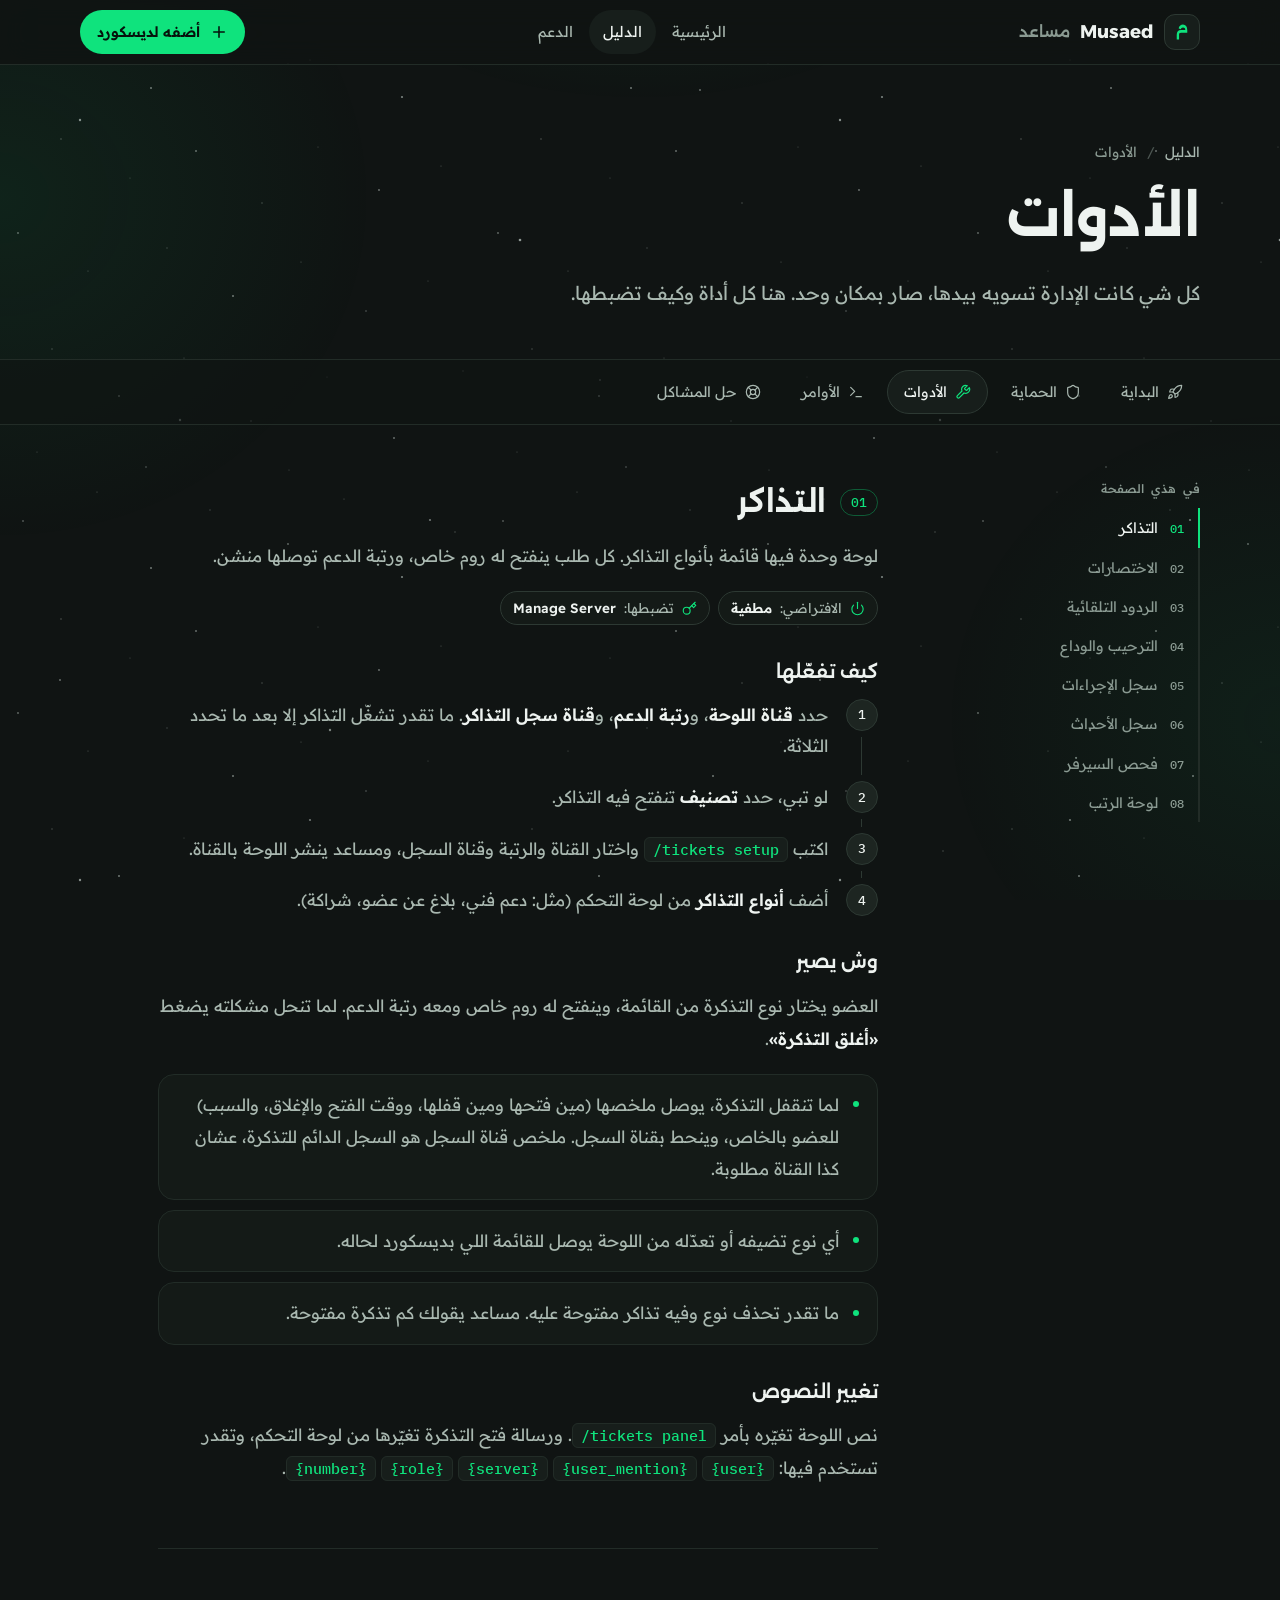
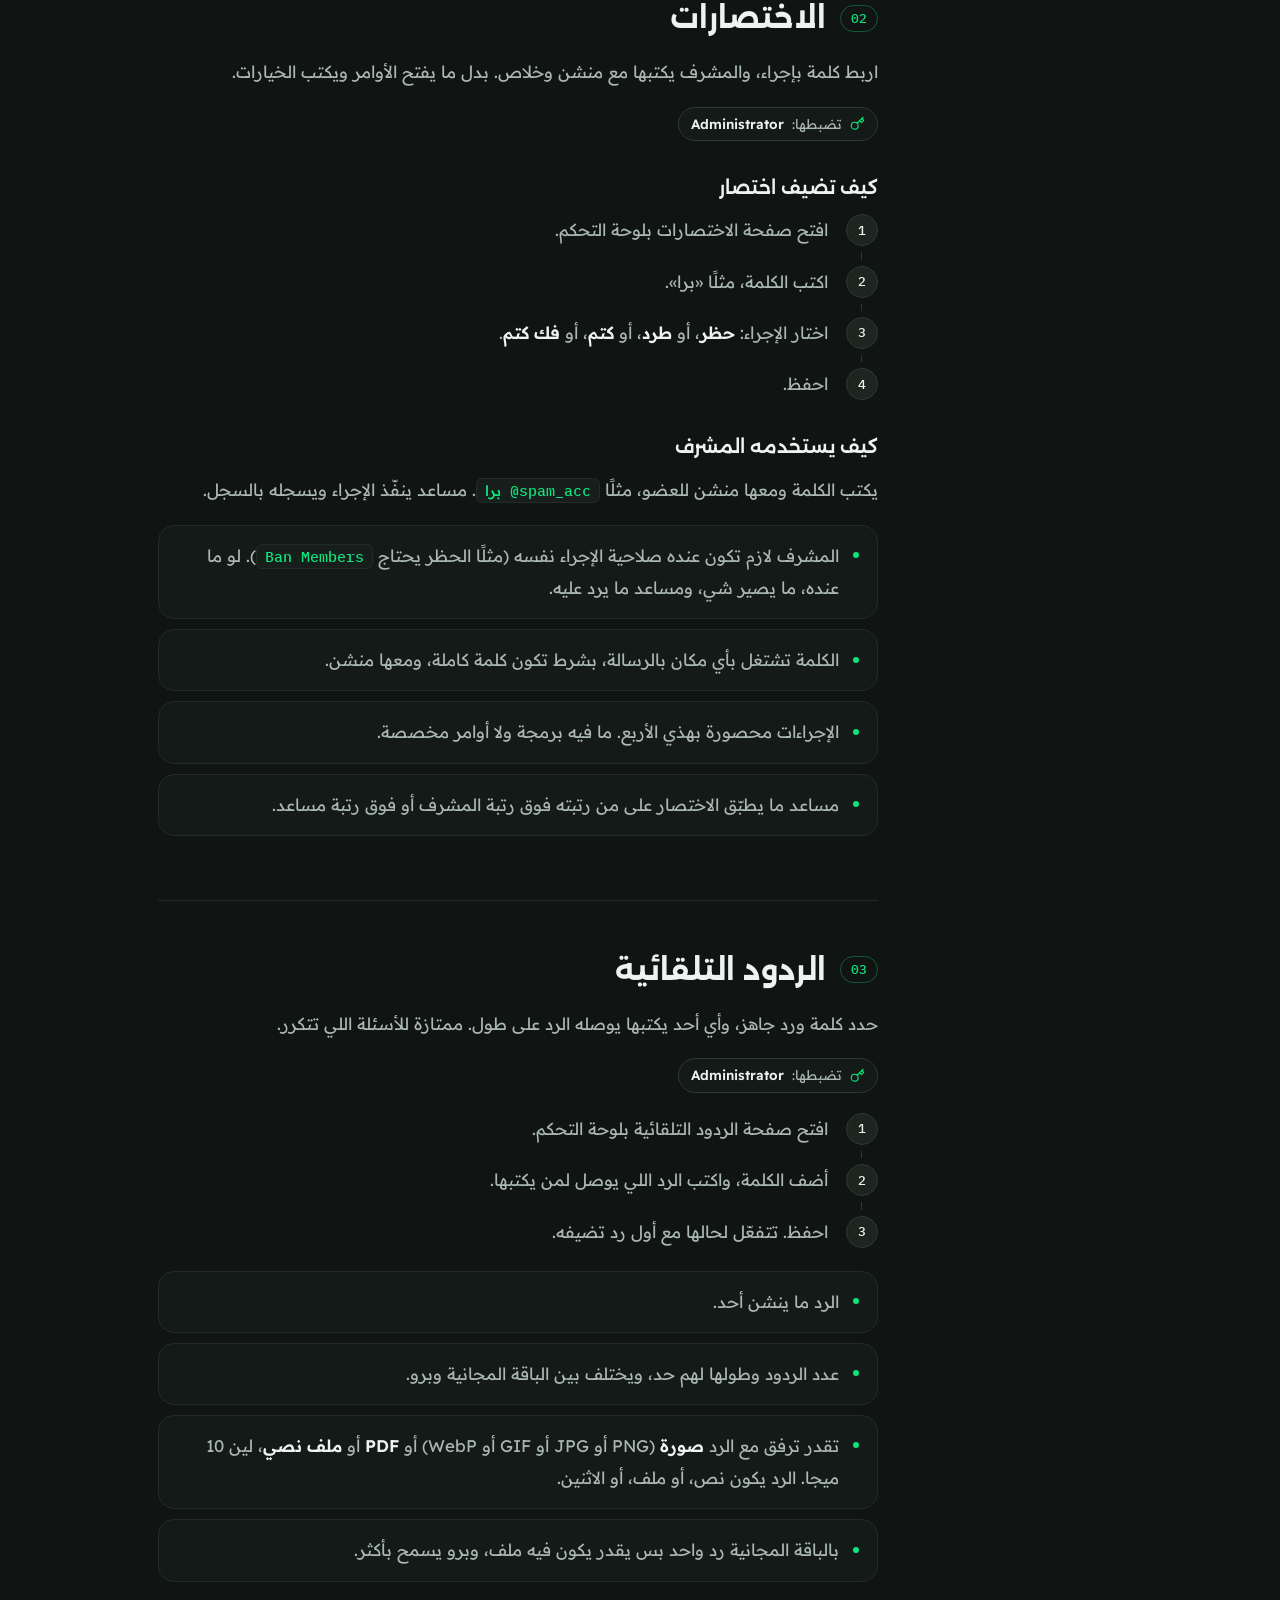
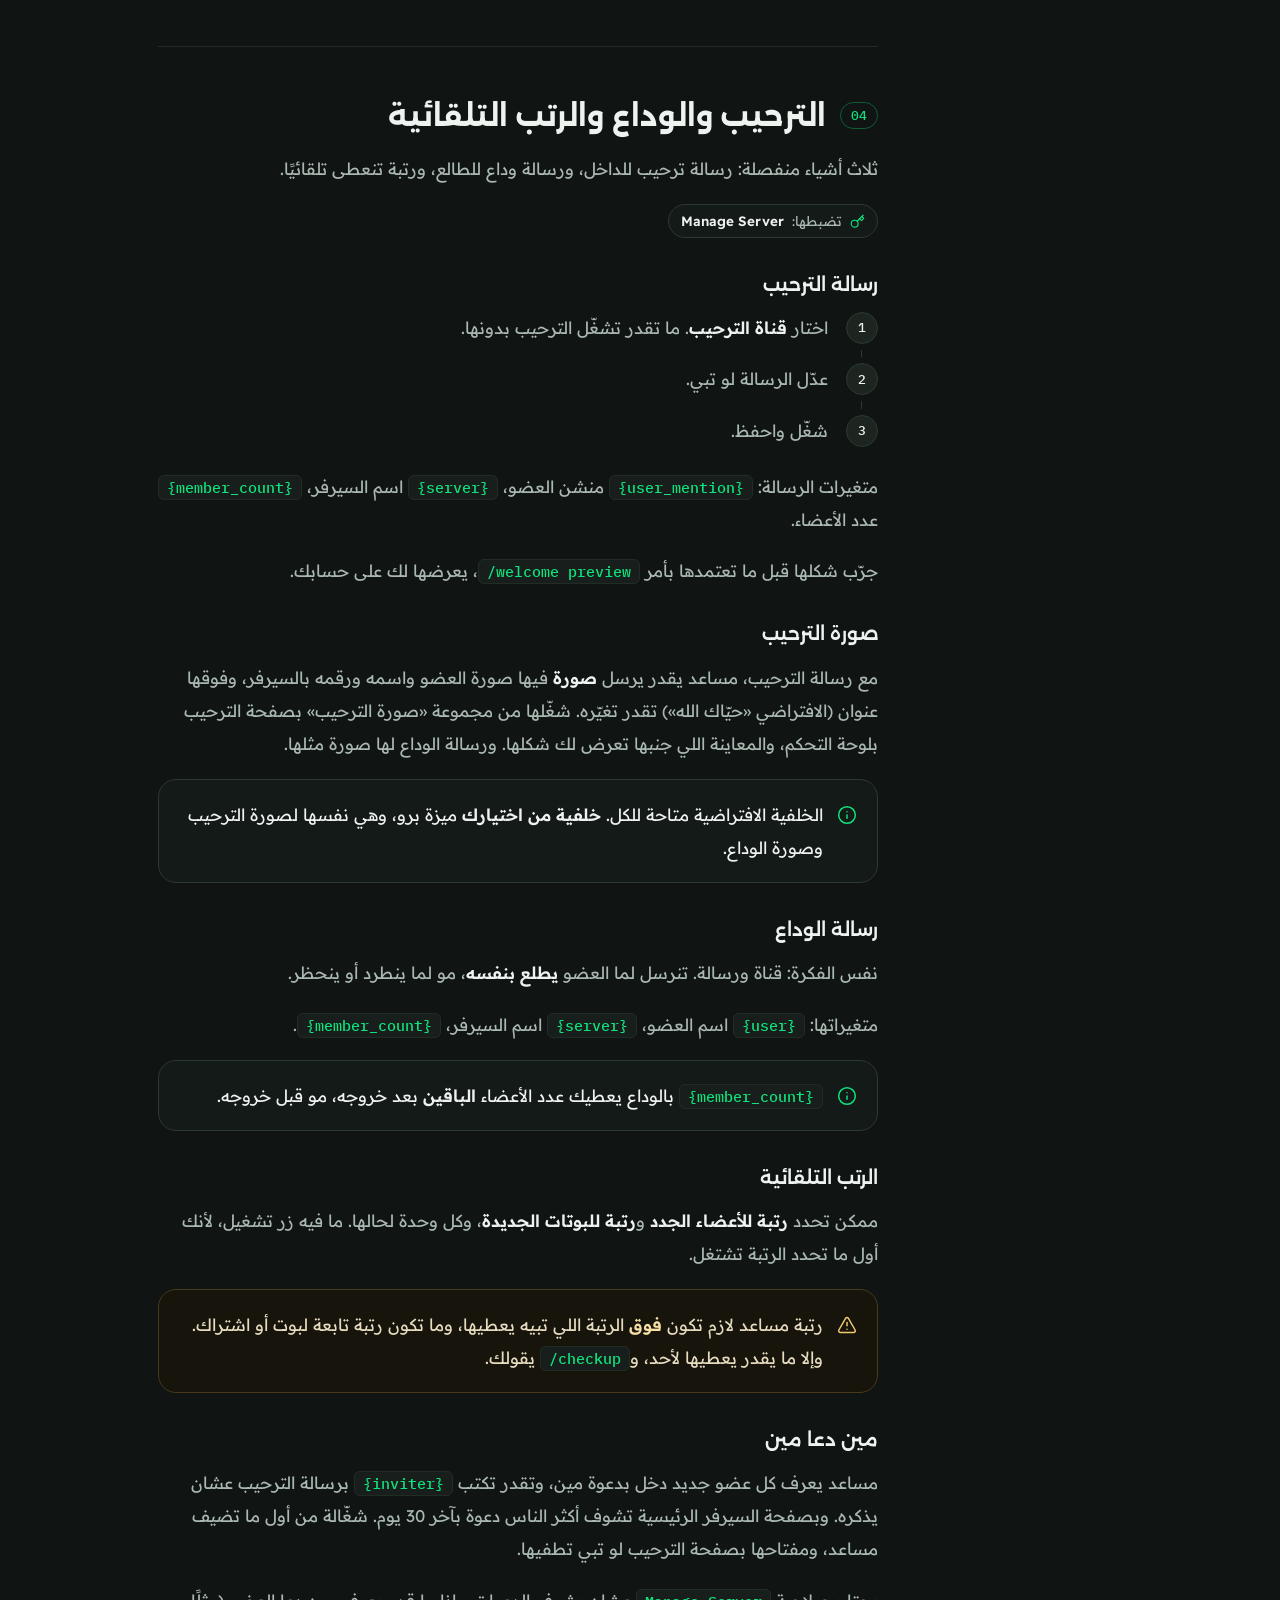
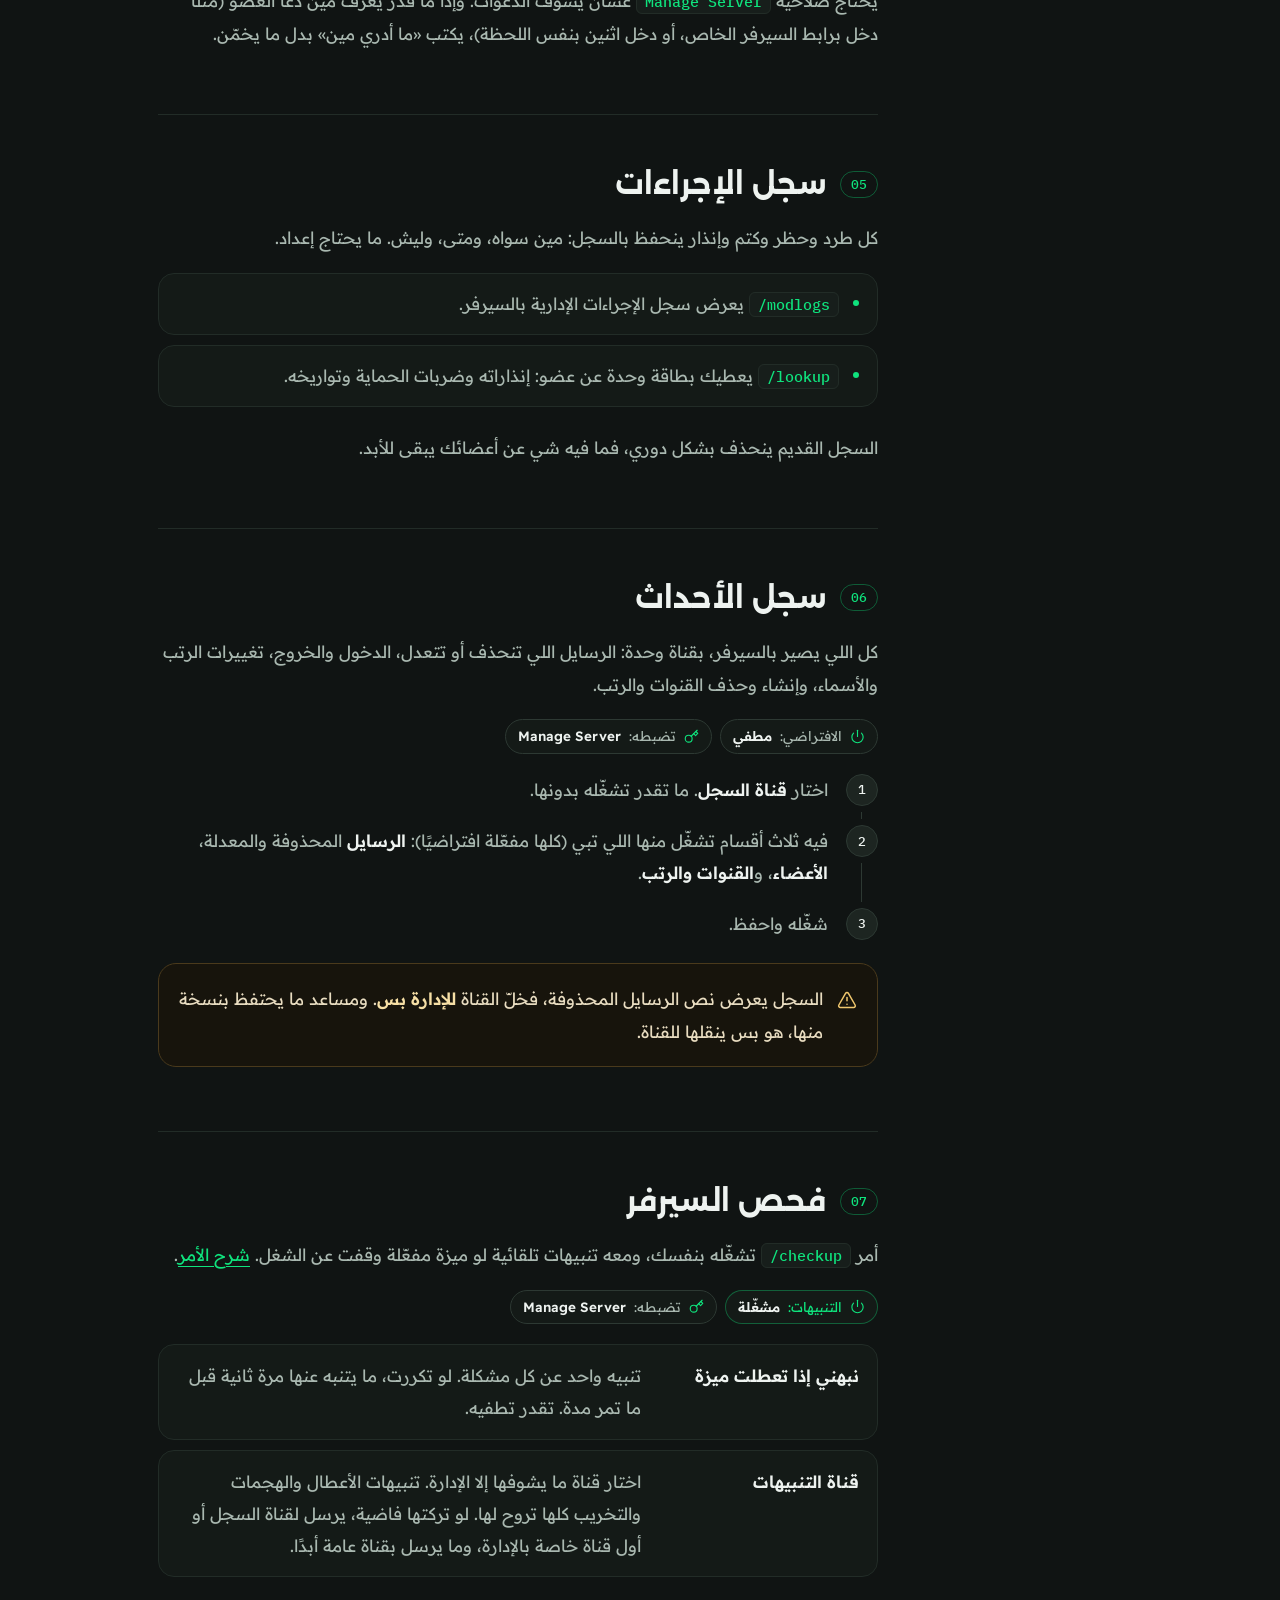
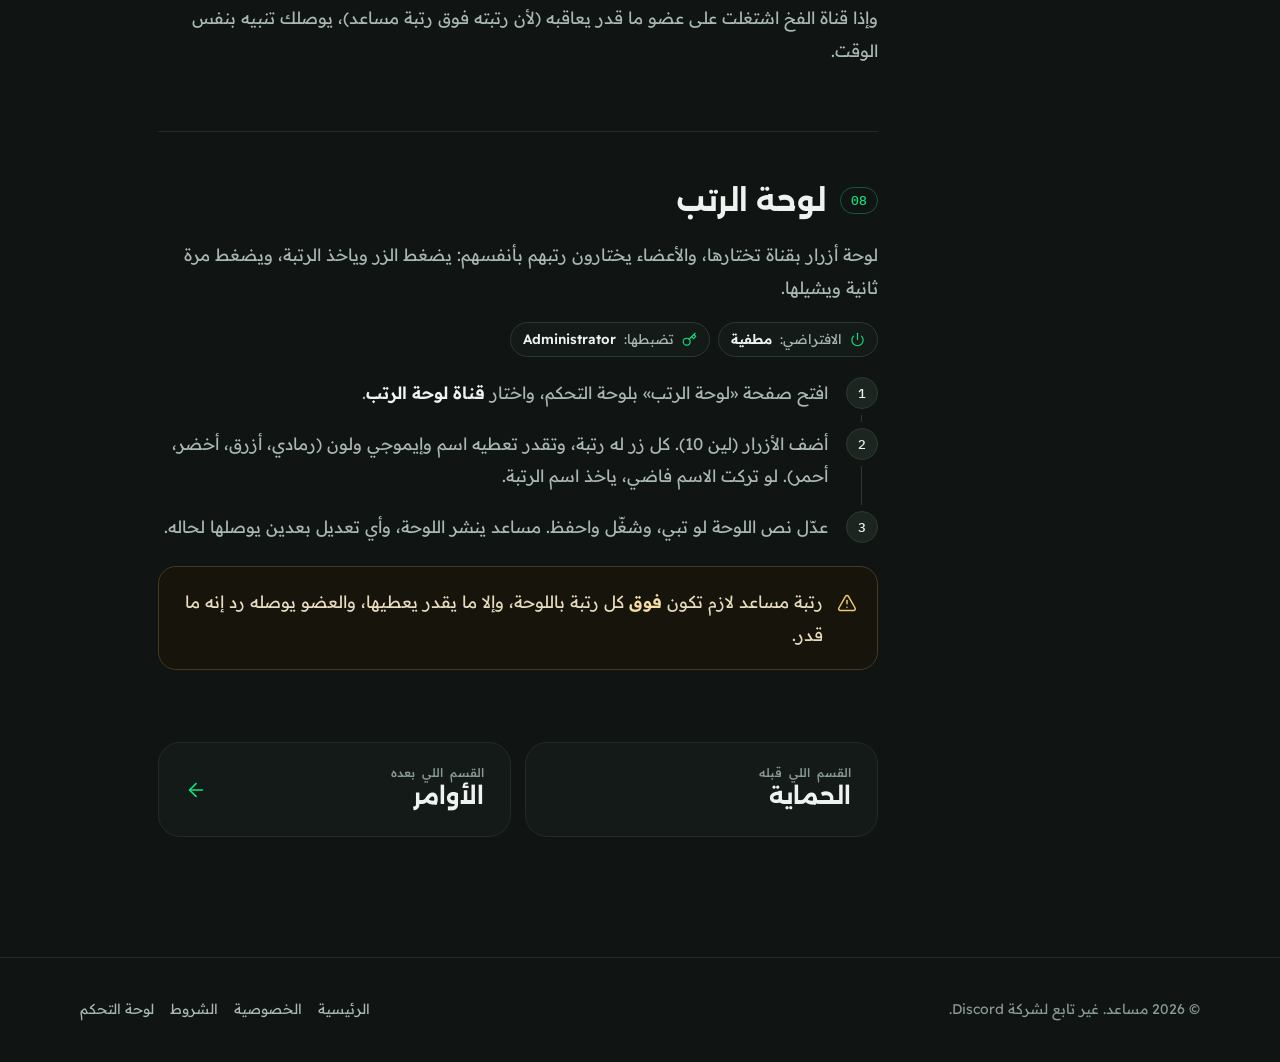
<file: guide/toolkit.html>
<!doctype html>
<html lang="ar" dir="rtl">
<head>
  <meta charset="utf-8">
  <meta name="viewport" content="width=device-width, initial-scale=1">
  <title>التذاكر والترحيب والرتب والسجلات بديسكورد | دليل مساعد</title>
  <meta name="description" content="التذاكر، الاختصارات، الردود التلقائية، الترحيب، السجلات: كيف تفعّلها وتضبطها.">
  <meta name="theme-color" content="#101413">
  <link rel="icon" href="../assets/Pics/musaed-favicon.svg" type="image/svg+xml">
  <link rel="alternate icon" href="../assets/Pics/musaed-favicon.png" type="image/png">
  <link rel="apple-touch-icon" href="../assets/Pics/musaed-avatar.png">
  <link rel="canonical" href="https://musaed.dev/guide/toolkit.html">
  <meta property="og:type" content="website">
  <meta property="og:site_name" content="Musaed">
  <meta property="og:locale" content="ar_SA">
  <meta property="og:url" content="https://musaed.dev/guide/toolkit.html">
  <meta property="og:title" content="التذاكر والترحيب والرتب والسجلات بديسكورد | دليل مساعد">
  <meta property="og:description" content="التذاكر، الاختصارات، الردود التلقائية، الترحيب، السجلات: كيف تفعّلها وتضبطها.">
  <meta property="og:image" content="https://musaed.dev/assets/Pics/musaed-banner.png">
  <meta property="og:image:width" content="960">
  <meta property="og:image:height" content="540">
  <meta property="og:image:alt" content="شعار مساعد: Musaed | مساعد">
  <meta name="twitter:card" content="summary_large_image">
  <meta name="twitter:title" content="التذاكر والترحيب والرتب والسجلات بديسكورد | دليل مساعد">
  <meta name="twitter:description" content="التذاكر، الاختصارات، الردود التلقائية، الترحيب، السجلات: كيف تفعّلها وتضبطها.">
  <meta name="twitter:image" content="https://musaed.dev/assets/Pics/musaed-banner.png">
  <meta name="twitter:image:alt" content="شعار مساعد: Musaed | مساعد">
  <link rel="preload" href="../assets/fonts/alexandria-arabic.woff2" as="font" type="font/woff2" crossorigin>
  <link rel="preload" href="../assets/fonts/readexpro-arabic.woff2" as="font" type="font/woff2" crossorigin>
  <link rel="stylesheet" href="../assets/css/styles.css?v=16">
  <link rel="stylesheet" href="../assets/css/legal.css?v=4">
  <link rel="stylesheet" href="../assets/css/guide.css?v=3">
  <script src="../assets/js/guide.js?v=5" defer></script>
  <script type="application/ld+json">
{
    "@context":  "https://schema.org",
    "@type":  "BreadcrumbList",
    "itemListElement":  [
                            {
                                "@type":  "ListItem",
                                "position":  1,
                                "name":  "مساعد",
                                "item":  "https://musaed.dev/"
                            },
                            {
                                "@type":  "ListItem",
                                "position":  2,
                                "name":  "الدليل",
                                "item":  "https://musaed.dev/guide/"
                            },
                            {
                                "@type":  "ListItem",
                                "position":  3,
                                "name":  "الأدوات",
                                "item":  "https://musaed.dev/guide/toolkit.html"
                            }
                        ]
}
  </script>
</head>
<body class="guide-page">
  <a class="skip" href="#main">تخطَّ إلى المحتوى</a>
  <div class="lg-progress" aria-hidden="true"><i></i></div>

  <svg width="0" height="0" style="position:absolute" aria-hidden="true" focusable="false">
    <symbol id="glyph" viewBox="0 0 1024 1024"><path fill="currentColor" d="M242 655.5Q242 405.5 462 405.5H681Q677 346.5 644.5 313.5Q612 280.5 563 280.5Q513 280.5 487.5 305Q462 329.5 453 367.5L344 332.5Q353 274.5 375.5 235.5Q398 196.5 428.5 173.5Q459 150.5 493.5 140.5Q528 130.5 561 130.5Q663 130.5 722.5 208Q782 285.5 782 428.5V555.5H462Q432 555.5 412.5 560Q393 564.5 382 575.5Q371 586.5 366.5 606Q362 625.5 362 655.5V893.5H242Z"/></symbol>
    <symbol id="i-plus" viewBox="0 0 24 24"><path d="M5 12h14"/><path d="M12 5v14"/></symbol>
    <symbol id="i-arrow" viewBox="0 0 24 24"><path d="M5 12h14"/><path d="m12 5 7 7-7 7"/></symbol>
    <symbol id="i-up" viewBox="0 0 24 24"><path d="m5 12 7-7 7 7"/><path d="M12 19V5"/></symbol>
    <symbol id="i-rocket" viewBox="0 0 24 24"><path d="M4.5 16.5c-1.5 1.26-2 5-2 5s3.74-.5 5-2c.71-.84.7-2.13-.09-2.91a2.18 2.18 0 0 0-2.91-.09z"/><path d="m12 15-3-3a22 22 0 0 1 2-3.95A12.88 12.88 0 0 1 22 2c0 2.72-.78 7.5-6 11a22.35 22.35 0 0 1-4 2z"/><path d="M9 12H4s.55-3.03 2-4c1.62-1.08 5 0 5 0"/><path d="M12 15v5s3.03-.55 4-2c1.08-1.62 0-5 0-5"/></symbol>
    <symbol id="i-shield" viewBox="0 0 24 24"><path d="M20 13c0 5-3.5 7.5-7.66 8.95a1 1 0 0 1-.67-.01C7.5 20.5 4 18 4 13V6a1 1 0 0 1 1-1c2 0 4.5-1.2 6.24-2.72a1.17 1.17 0 0 1 1.52 0C14.51 3.81 17 5 19 5a1 1 0 0 1 1 1z"/></symbol>
    <symbol id="i-wrench" viewBox="0 0 24 24"><path d="M14.7 6.3a1 1 0 0 0 0 1.4l1.6 1.6a1 1 0 0 0 1.4 0l3.77-3.77a6 6 0 0 1-7.94 7.94l-6.91 6.91a2.12 2.12 0 0 1-3-3l6.91-6.91a6 6 0 0 1 7.94-7.94l-3.76 3.76z"/></symbol>
    <symbol id="i-terminal" viewBox="0 0 24 24"><path d="m4 17 6-6-6-6"/><path d="M12 19h8"/></symbol>
    <symbol id="i-lifebuoy" viewBox="0 0 24 24"><circle cx="12" cy="12" r="10"/><path d="m4.93 4.93 4.24 4.24"/><path d="m14.83 9.17 4.24-4.24"/><path d="m14.83 14.83 4.24 4.24"/><path d="m9.17 14.83-4.24 4.24"/><circle cx="12" cy="12" r="4"/></symbol>
    <symbol id="i-info" viewBox="0 0 24 24"><circle cx="12" cy="12" r="10"/><path d="M12 16v-4"/><path d="M12 8h.01"/></symbol>
    <symbol id="i-warn" viewBox="0 0 24 24"><path d="m21.73 18-8-14a2 2 0 0 0-3.48 0l-8 14A2 2 0 0 0 4 21h16a2 2 0 0 0 1.73-3"/><path d="M12 9v4"/><path d="M12 17h.01"/></symbol>
    <symbol id="i-bulb" viewBox="0 0 24 24"><path d="M15 14c.2-1 .7-1.7 1.5-2.5 1-.9 1.5-2.2 1.5-3.5A6 6 0 0 0 6 8c0 1 .2 2.2 1.5 3.5.7.7 1.3 1.5 1.5 2.5"/><path d="M9 18h6"/><path d="M10 22h4"/></symbol>
    <symbol id="i-power" viewBox="0 0 24 24"><path d="M12 2v10"/><path d="M18.4 6.6a9 9 0 1 1-12.77.04"/></symbol>
    <symbol id="i-key" viewBox="0 0 24 24"><circle cx="7.5" cy="15.5" r="5.5"/><path d="m21 2-9.6 9.6"/><path d="m15.5 7.5 3 3L22 7l-3-3"/></symbol>
  </svg>

  <header class="lg-bar">
    <div class="lg-bar-in">
      <a href="../" class="brand" aria-label="مساعد، الرئيسية">
        <span class="brand-mark"><svg aria-hidden="true"><use href="#glyph"/></svg></span>
        <span class="brand-name">Musaed</span><span class="brand-ar" aria-hidden="true">مساعد</span>
      </a>
      <nav class="lg-links" aria-label="صفحات">
        <a href="../">الرئيسية</a>
        <a href="./" aria-current="page">الدليل</a>
        <a href="https://discord.gg/CcwRT6K5qv" target="_blank" rel="noopener">الدعم</a>
      </nav>
      <a class="btn btn-primary btn-sm lg-add" href="https://discord.com/oauth2/authorize?client_id=1341863717247258655&amp;permissions=8&amp;integration_type=0&amp;scope=bot+applications.commands" target="_blank" rel="noopener"><svg class="i" aria-hidden="true"><use href="#i-plus"/></svg>أضفه لديسكورد</a>
    </div>
  </header>

  <main id="main">
    <section class="lg-hero">
      <div class="hero-bg" aria-hidden="true"><div class="aurora"></div></div>
      <div class="wrap">
        <nav class="gd-crumbs" aria-label="مسار الصفحة"><a href="./">الدليل</a><span class="sep" aria-hidden="true">/</span><span>الأدوات</span></nav>
        <h1 class="lg-title">الأدوات</h1>
        <p class="lg-lede">
          كل شي كانت الإدارة تسويه بيدها، صار بمكان وحد. هنا كل أداة وكيف تضبطها.
        </p>
      </div>
    </section>

    <nav class="gd-tabs" aria-label="أقسام الدليل">
      <div class="wrap">
        <ul>
          <li><a href="start.html"><svg class="i" aria-hidden="true"><use href="#i-rocket"/></svg>البداية</a></li>
          <li><a href="protection.html"><svg class="i" aria-hidden="true"><use href="#i-shield"/></svg>الحماية</a></li>
          <li><a href="toolkit.html" aria-current="page"><svg class="i" aria-hidden="true"><use href="#i-wrench"/></svg>الأدوات</a></li>
          <li><a href="commands.html"><svg class="i" aria-hidden="true"><use href="#i-terminal"/></svg>الأوامر</a></li>
          <li><a href="troubleshooting.html"><svg class="i" aria-hidden="true"><use href="#i-lifebuoy"/></svg>حل المشاكل</a></li>
        </ul>
      </div>
    </nav>

    <div class="wrap lg-layout">
      <nav class="lg-toc" aria-label="محتويات الصفحة">
        <p class="lg-toc-label">في هذي الصفحة</p>
        <ol>
          <li><a href="#tickets">التذاكر</a></li>
          <li><a href="#shortcuts">الاختصارات</a></li>
          <li><a href="#autoresponse">الردود التلقائية</a></li>
          <li><a href="#welcome">الترحيب والوداع</a></li>
          <li><a href="#modlog">سجل الإجراءات</a></li>
          <li><a href="#serverlog">سجل الأحداث</a></li>
          <li><a href="#checkup">فحص السيرفر</a></li>
          <li><a href="#selfroles">لوحة الرتب</a></li>
        </ol>
      </nav>

      <article class="lg-body">
        <section class="gd-feature">
          <h2 id="tickets"><span class="n">01</span>التذاكر</h2>
          <p>
            لوحة وحدة فيها قائمة بأنواع التذاكر. كل طلب ينفتح له روم خاص، ورتبة الدعم توصلها منشن.
          </p>
          <div class="gd-pills">
            <span class="gd-pill"><svg class="i" aria-hidden="true"><use href="#i-power"/></svg>الافتراضي: <strong>مطفية</strong></span>
            <span class="gd-pill"><svg class="i" aria-hidden="true"><use href="#i-key"/></svg>تضبطها: <strong dir="ltr">Manage Server</strong></span>
          </div>

          <h3>كيف تفعّلها</h3>
          <ol class="gd-steps">
            <li>
              حدد <strong>قناة اللوحة</strong>، و<strong>رتبة الدعم</strong>، و<strong>قناة سجل التذاكر</strong>.
              ما تقدر تشغّل التذاكر إلا بعد ما تحدد الثلاثة.
            </li>
            <li>لو تبي، حدد <strong>تصنيف</strong> تنفتح فيه التذاكر.</li>
            <li>
              اكتب <code dir="ltr">/tickets setup</code> واختار القناة والرتبة وقناة السجل، ومساعد ينشر
              اللوحة بالقناة.
            </li>
            <li>أضف <strong>أنواع التذاكر</strong> من لوحة التحكم (مثل: دعم فني، بلاغ عن عضو، شراكة).</li>
          </ol>

          <h3>وش يصير</h3>
          <p>
            العضو يختار نوع التذكرة من القائمة، وينفتح له روم خاص ومعه رتبة الدعم. لما تنحل مشكلته
            يضغط <strong>«أغلق التذكرة»</strong>.
          </p>
          <ul>
            <li>
              لما تنقفل التذكرة، يوصل ملخصها (مين فتحها ومين قفلها، ووقت الفتح والإغلاق، والسبب) للعضو بالخاص،
              وينحط بقناة السجل. ملخص قناة السجل هو السجل الدائم للتذكرة، عشان كذا القناة مطلوبة.
            </li>
            <li>
              أي نوع تضيفه أو تعدّله من اللوحة يوصل للقائمة اللي بديسكورد لحاله.
            </li>
            <li>
              ما تقدر تحذف نوع وفيه تذاكر مفتوحة عليه. مساعد يقولك كم تذكرة مفتوحة.
            </li>
          </ul>

          <h3>تغيير النصوص</h3>
          <p>
            نص اللوحة تغيّره بأمر <code dir="ltr">/tickets panel</code>. ورسالة فتح التذكرة تغيّرها من لوحة
            التحكم، وتقدر تستخدم فيها:
            <code dir="ltr">{user}</code> <code dir="ltr">{user_mention}</code> <code dir="ltr">{server}</code>
            <code dir="ltr">{role}</code> <code dir="ltr">{number}</code>.
          </p>
        </section>

        <section class="gd-feature">
          <h2 id="shortcuts"><span class="n">02</span>الاختصارات</h2>
          <p>
            اربط كلمة بإجراء، والمشرف يكتبها مع منشن وخلاص. بدل ما يفتح الأوامر ويكتب الخيارات.
          </p>
          <div class="gd-pills">
            <span class="gd-pill"><svg class="i" aria-hidden="true"><use href="#i-key"/></svg>تضبطها: <strong dir="ltr">Administrator</strong></span>
          </div>

          <h3>كيف تضيف اختصار</h3>
          <ol class="gd-steps">
            <li>افتح صفحة الاختصارات بلوحة التحكم.</li>
            <li>اكتب الكلمة، مثلًا «برا».</li>
            <li>اختار الإجراء: <strong>حظر</strong>، أو <strong>طرد</strong>، أو <strong>كتم</strong>، أو <strong>فك كتم</strong>.</li>
            <li>احفظ.</li>
          </ol>

          <h3>كيف يستخدمه المشرف</h3>
          <p>
            يكتب الكلمة ومعها منشن للعضو، مثلًا <code dir="ltr">برا @spam_acc</code>. مساعد ينفّذ الإجراء
            ويسجله بالسجل.
          </p>
          <ul>
            <li>
              المشرف لازم تكون عنده صلاحية الإجراء نفسه (مثلًا الحظر يحتاج <code dir="ltr">Ban Members</code>).
              لو ما عنده، ما يصير شي، ومساعد ما يرد عليه.
            </li>
            <li>الكلمة تشتغل بأي مكان بالرسالة، بشرط تكون كلمة كاملة، ومعها منشن.</li>
            <li>الإجراءات محصورة بهذي الأربع. ما فيه برمجة ولا أوامر مخصصة.</li>
            <li>مساعد ما يطبّق الاختصار على من رتبته فوق رتبة المشرف أو فوق رتبة مساعد.</li>
          </ul>
        </section>

        <section class="gd-feature">
          <h2 id="autoresponse"><span class="n">03</span>الردود التلقائية</h2>
          <p>
            حدد كلمة ورد جاهز، وأي أحد يكتبها يوصله الرد على طول. ممتازة للأسئلة اللي تتكرر.
          </p>
          <div class="gd-pills">
            <span class="gd-pill"><svg class="i" aria-hidden="true"><use href="#i-key"/></svg>تضبطها: <strong dir="ltr">Administrator</strong></span>
          </div>
          <ol class="gd-steps">
            <li>افتح صفحة الردود التلقائية بلوحة التحكم.</li>
            <li>أضف الكلمة، واكتب الرد اللي يوصل لمن يكتبها.</li>
            <li>احفظ. تتفعّل لحالها مع أول رد تضيفه.</li>
          </ol>
          <ul>
            <li>الرد ما ينشن أحد.</li>
            <li>عدد الردود وطولها لهم حد، ويختلف بين الباقة المجانية وبرو.</li>
            <li>
              تقدر ترفق مع الرد <strong>صورة</strong> (PNG أو JPG أو GIF أو WebP) أو <strong>PDF</strong>
              أو <strong>ملف نصي</strong>، لين 10 ميجا. الرد يكون نص، أو ملف، أو الاثنين.
            </li>
            <li>بالباقة المجانية رد واحد بس يقدر يكون فيه ملف، وبرو يسمح بأكثر.</li>
          </ul>
        </section>

        <section class="gd-feature">
          <h2 id="welcome"><span class="n">04</span>الترحيب والوداع والرتب التلقائية</h2>
          <p>
            ثلاث أشياء منفصلة: رسالة ترحيب للداخل، ورسالة وداع للطالع، ورتبة تنعطى تلقائيًا.
          </p>
          <div class="gd-pills">
            <span class="gd-pill"><svg class="i" aria-hidden="true"><use href="#i-key"/></svg>تضبطها: <strong dir="ltr">Manage Server</strong></span>
          </div>

          <h3>رسالة الترحيب</h3>
          <ol class="gd-steps">
            <li>اختار <strong>قناة الترحيب</strong>. ما تقدر تشغّل الترحيب بدونها.</li>
            <li>عدّل الرسالة لو تبي.</li>
            <li>شغّل واحفظ.</li>
          </ol>
          <p>
            متغيرات الرسالة: <code dir="ltr">{user_mention}</code> منشن العضو، <code dir="ltr">{server}</code>
            اسم السيرفر، <code dir="ltr">{member_count}</code> عدد الأعضاء.
          </p>
          <p>
            جرّب شكلها قبل ما تعتمدها بأمر <code dir="ltr">/welcome preview</code>، يعرضها لك على حسابك.
          </p>

          <h3>صورة الترحيب</h3>
          <p>
            مع رسالة الترحيب، مساعد يقدر يرسل <strong>صورة</strong> فيها صورة العضو واسمه ورقمه بالسيرفر،
            وفوقها عنوان (الافتراضي «حيّاك الله») تقدر تغيّره. شغّلها من مجموعة «صورة الترحيب» بصفحة
            الترحيب بلوحة التحكم، والمعاينة اللي جنبها تعرض لك شكلها. ورسالة الوداع لها صورة مثلها.
          </p>
          <div class="gd-callout">
            <svg class="i" aria-hidden="true"><use href="#i-info"/></svg>
            <p>
              الخلفية الافتراضية متاحة للكل. <strong>خلفية من اختيارك</strong> ميزة برو، وهي نفسها لصورة
              الترحيب وصورة الوداع.
            </p>
          </div>

          <h3>رسالة الوداع</h3>
          <p>
            نفس الفكرة: قناة ورسالة. تنرسل لما العضو <strong>يطلع بنفسه</strong>، مو لما ينطرد أو ينحظر.
          </p>
          <p>
            متغيراتها: <code dir="ltr">{user}</code> اسم العضو، <code dir="ltr">{server}</code> اسم السيرفر،
            <code dir="ltr">{member_count}</code>.
          </p>
          <div class="gd-callout">
            <svg class="i" aria-hidden="true"><use href="#i-info"/></svg>
            <p>
              <code dir="ltr">{member_count}</code> بالوداع يعطيك عدد الأعضاء <strong>الباقين</strong> بعد خروجه،
              مو قبل خروجه.
            </p>
          </div>

          <h3>الرتب التلقائية</h3>
          <p>
            ممكن تحدد <strong>رتبة للأعضاء الجدد</strong> و<strong>رتبة للبوتات الجديدة</strong>، وكل
            وحدة لحالها. ما فيه زر تشغيل، لأنك أول ما تحدد الرتبة تشتغل.
          </p>
          <div class="gd-callout warn">
            <svg class="i" aria-hidden="true"><use href="#i-warn"/></svg>
            <p>
              رتبة مساعد لازم تكون <strong>فوق</strong> الرتبة اللي تبيه يعطيها، وما تكون رتبة تابعة لبوت
              أو اشتراك. وإلا ما يقدر يعطيها لأحد، و<code dir="ltr">/checkup</code> يقولك.
            </p>
          </div>

          <h3>مين دعا مين</h3>
          <p>
            مساعد يعرف كل عضو جديد دخل بدعوة مين، وتقدر تكتب <code dir="ltr">{inviter}</code> برسالة الترحيب عشان
            يذكره. وبصفحة السيرفر الرئيسية تشوف أكثر الناس دعوة بآخر 30 يوم. شغّالة من أول ما تضيف مساعد،
            ومفتاحها بصفحة الترحيب لو تبي تطفيها.
          </p>
          <p>
            يحتاج صلاحية <code dir="ltr">Manage Server</code> عشان يشوف الدعوات. وإذا ما قدر يعرف مين دعا العضو
            (مثلًا دخل برابط السيرفر الخاص، أو دخل اثنين بنفس اللحظة)، يكتب «ما أدري مين» بدل ما يخمّن.
          </p>
        </section>

        <section class="gd-feature">
          <h2 id="modlog"><span class="n">05</span>سجل الإجراءات</h2>
          <p>
            كل طرد وحظر وكتم وإنذار ينحفظ بالسجل: مين سواه، ومتى، وليش. ما يحتاج إعداد.
          </p>
          <ul>
            <li><code dir="ltr">/modlogs</code> يعرض سجل الإجراءات الإدارية بالسيرفر.</li>
            <li><code dir="ltr">/lookup</code> يعطيك بطاقة وحدة عن عضو: إنذاراته وضربات الحماية وتواريخه.</li>
          </ul>
          <p>
            السجل القديم ينحذف بشكل دوري، فما فيه شي عن أعضائك يبقى للأبد.
          </p>
        </section>

        <section class="gd-feature">
          <h2 id="serverlog"><span class="n">06</span>سجل الأحداث</h2>
          <p>
            كل اللي يصير بالسيرفر، بقناة وحدة: الرسايل اللي تنحذف أو تتعدل، الدخول والخروج، تغييرات
            الرتب والأسماء، وإنشاء وحذف القنوات والرتب.
          </p>
          <div class="gd-pills">
            <span class="gd-pill"><svg class="i" aria-hidden="true"><use href="#i-power"/></svg>الافتراضي: <strong>مطفي</strong></span>
            <span class="gd-pill"><svg class="i" aria-hidden="true"><use href="#i-key"/></svg>تضبطه: <strong dir="ltr">Manage Server</strong></span>
          </div>
          <ol class="gd-steps">
            <li>اختار <strong>قناة السجل</strong>. ما تقدر تشغّله بدونها.</li>
            <li>
              فيه ثلاث أقسام تشغّل منها اللي تبي (كلها مفعّلة افتراضيًا):
              <strong>الرسايل</strong> المحذوفة والمعدلة، <strong>الأعضاء</strong>، و<strong>القنوات والرتب</strong>.
            </li>
            <li>شغّله واحفظ.</li>
          </ol>
          <div class="gd-callout warn">
            <svg class="i" aria-hidden="true"><use href="#i-warn"/></svg>
            <p>
              السجل يعرض نص الرسايل المحذوفة، فخلّ القناة <strong>للإدارة بس</strong>. ومساعد ما يحتفظ
              بنسخة منها، هو بس ينقلها للقناة.
            </p>
          </div>
        </section>


        <section class="gd-feature">
          <h2 id="checkup"><span class="n">07</span>فحص السيرفر</h2>
          <p>
            أمر <code dir="ltr">/checkup</code> تشغّله بنفسك، ومعه تنبيهات تلقائية لو ميزة مفعّلة وقفت عن
            الشغل. <a href="start.html#checkup">شرح الأمر</a>.
          </p>
          <div class="gd-pills">
            <span class="gd-pill on"><svg class="i" aria-hidden="true"><use href="#i-power"/></svg>التنبيهات: <strong>مشغّلة</strong></span>
            <span class="gd-pill"><svg class="i" aria-hidden="true"><use href="#i-key"/></svg>تضبطه: <strong dir="ltr">Manage Server</strong></span>
          </div>
          <dl class="gd-facts">
            <div>
              <dt>نبهني إذا تعطلت ميزة</dt>
              <dd>تنبيه واحد عن كل مشكلة. لو تكررت، ما يتنبه عنها مرة ثانية قبل ما تمر مدة. تقدر تطفيه.</dd>
            </div>
            <div>
              <dt>قناة التنبيهات</dt>
              <dd>اختار قناة ما يشوفها إلا الإدارة. تنبيهات الأعطال والهجمات والتخريب كلها تروح لها. لو تركتها فاضية، يرسل لقناة السجل أو أول قناة خاصة بالإدارة، وما يرسل بقناة عامة أبدًا.</dd>
            </div>
          </dl>
          <p>
            وإذا قناة الفخ اشتغلت على عضو ما قدر يعاقبه (لأن رتبته فوق رتبة مساعد)، يوصلك تنبيه بنفس الوقت.
          </p>
        </section>

        <section class="gd-feature">
          <h2 id="selfroles"><span class="n">08</span>لوحة الرتب</h2>
          <p>
            لوحة أزرار بقناة تختارها، والأعضاء يختارون رتبهم بأنفسهم: يضغط الزر وياخذ الرتبة، ويضغط مرة
            ثانية ويشيلها.
          </p>
          <div class="gd-pills">
            <span class="gd-pill"><svg class="i" aria-hidden="true"><use href="#i-power"/></svg>الافتراضي: <strong>مطفية</strong></span>
            <span class="gd-pill"><svg class="i" aria-hidden="true"><use href="#i-key"/></svg>تضبطها: <strong dir="ltr">Administrator</strong></span>
          </div>
          <ol class="gd-steps">
            <li>افتح صفحة «لوحة الرتب» بلوحة التحكم، واختار <strong>قناة لوحة الرتب</strong>.</li>
            <li>
              أضف الأزرار (لين 10). كل زر له رتبة، وتقدر تعطيه اسم وإيموجي ولون (رمادي، أزرق، أخضر، أحمر).
              لو تركت الاسم فاضي، ياخذ اسم الرتبة.
            </li>
            <li>عدّل نص اللوحة لو تبي، وشغّل واحفظ. مساعد ينشر اللوحة، وأي تعديل بعدين يوصلها لحاله.</li>
          </ol>
          <div class="gd-callout warn">
            <svg class="i" aria-hidden="true"><use href="#i-warn"/></svg>
            <p>
              رتبة مساعد لازم تكون <strong>فوق</strong> كل رتبة باللوحة، وإلا ما يقدر يعطيها، والعضو يوصله رد
              إنه ما قدر.
            </p>
          </div>
        </section>

        <div class="gd-pager two">
          <a class="lg-next" href="protection.html">
            <span>
              <span class="lg-next-label">القسم اللي قبله</span>
              <span class="lg-next-title">الحماية</span>
            </span>
          </a>
          <a class="lg-next" href="commands.html">
            <span>
              <span class="lg-next-label">القسم اللي بعده</span>
              <span class="lg-next-title">الأوامر</span>
            </span>
            <svg class="i i-arrow" aria-hidden="true"><use href="#i-arrow"/></svg>
          </a>
        </div>
      </article>
    </div>
  </main>

  <footer class="lg-foot">
    <div class="wrap lg-foot-in">
      <span>© 2026 مساعد. غير تابع لشركة Discord.</span>
      <nav aria-label="روابط">
        <a href="../">الرئيسية</a>
        <a href="../privacy.html">الخصوصية</a>
        <a href="../terms.html">الشروط</a>
        <a href="https://dashboard.musaed.dev/auth/login" target="_blank" rel="noopener">لوحة التحكم</a>
      </nav>
    </div>
  </footer>

  <button class="lg-top" type="button" aria-label="ارجع لفوق"><svg class="i" aria-hidden="true"><use href="#i-up"/></svg></button>
</body>
</html>
</file>
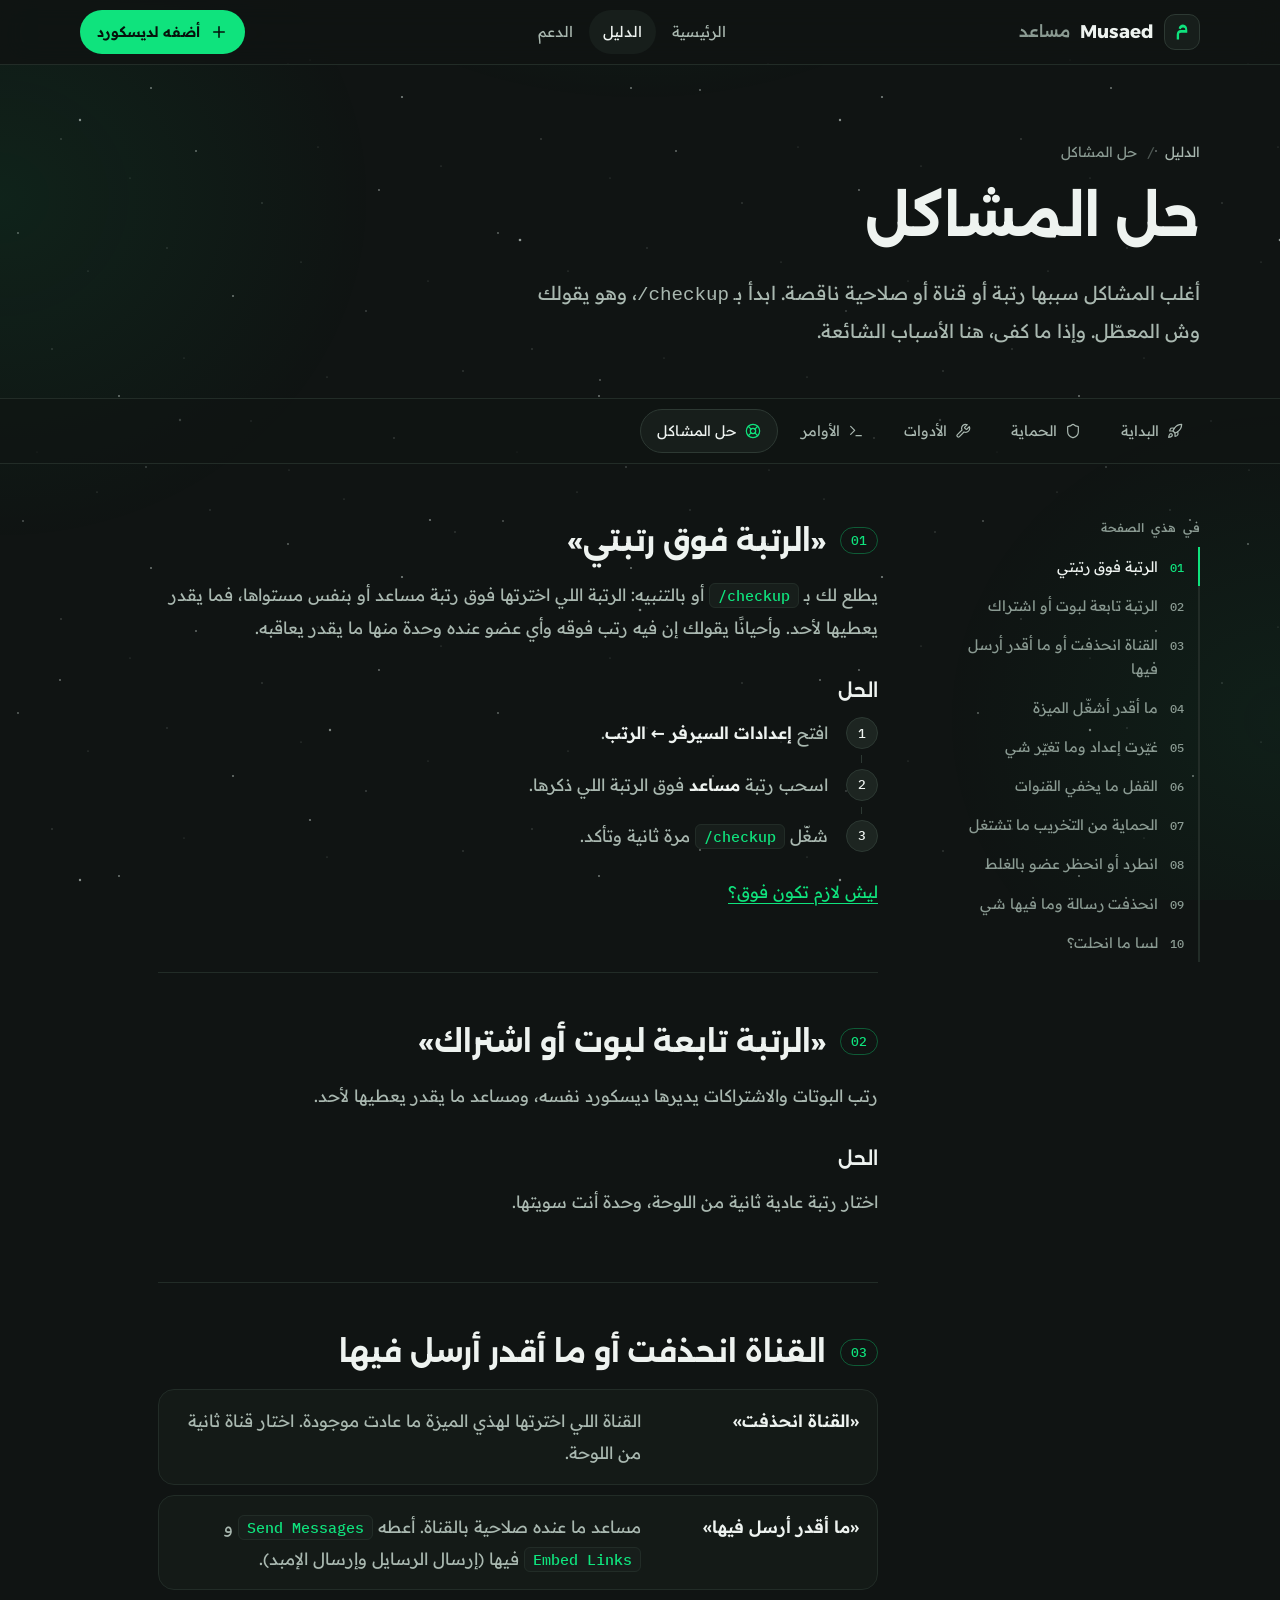
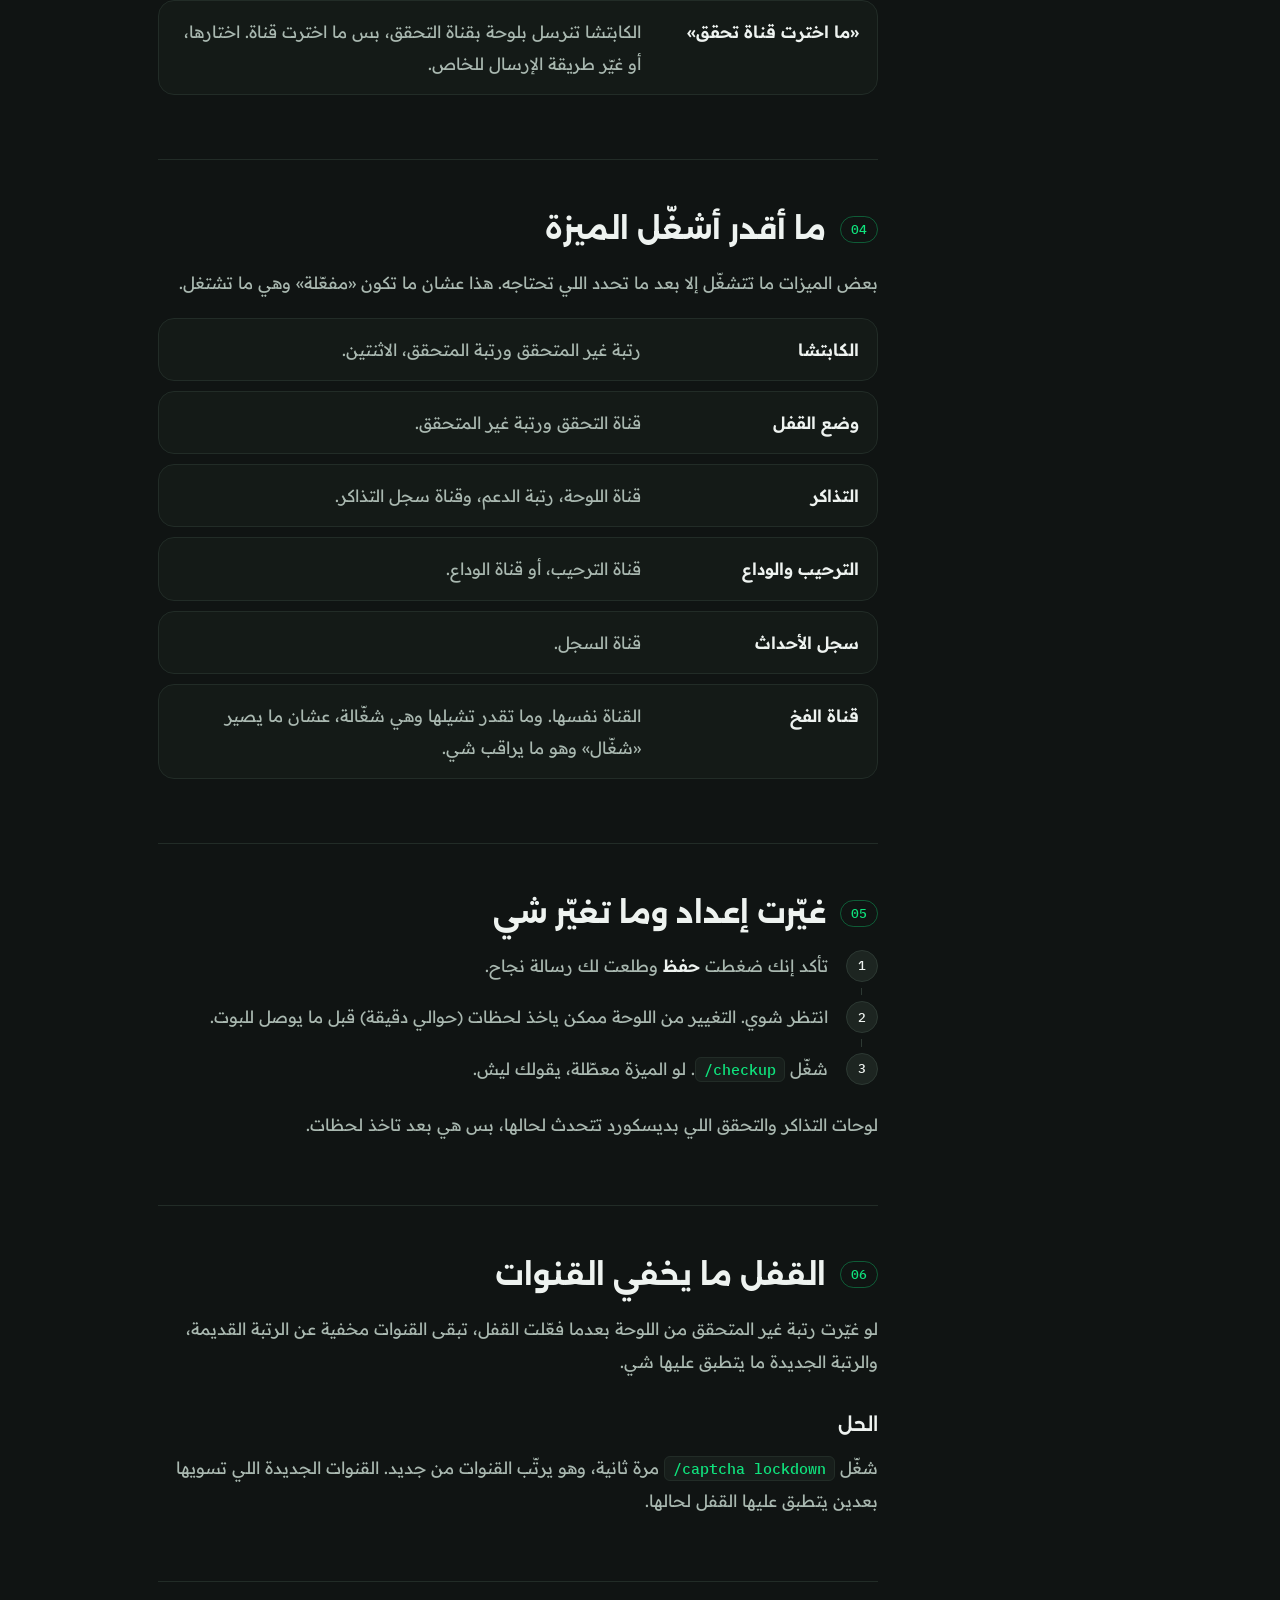
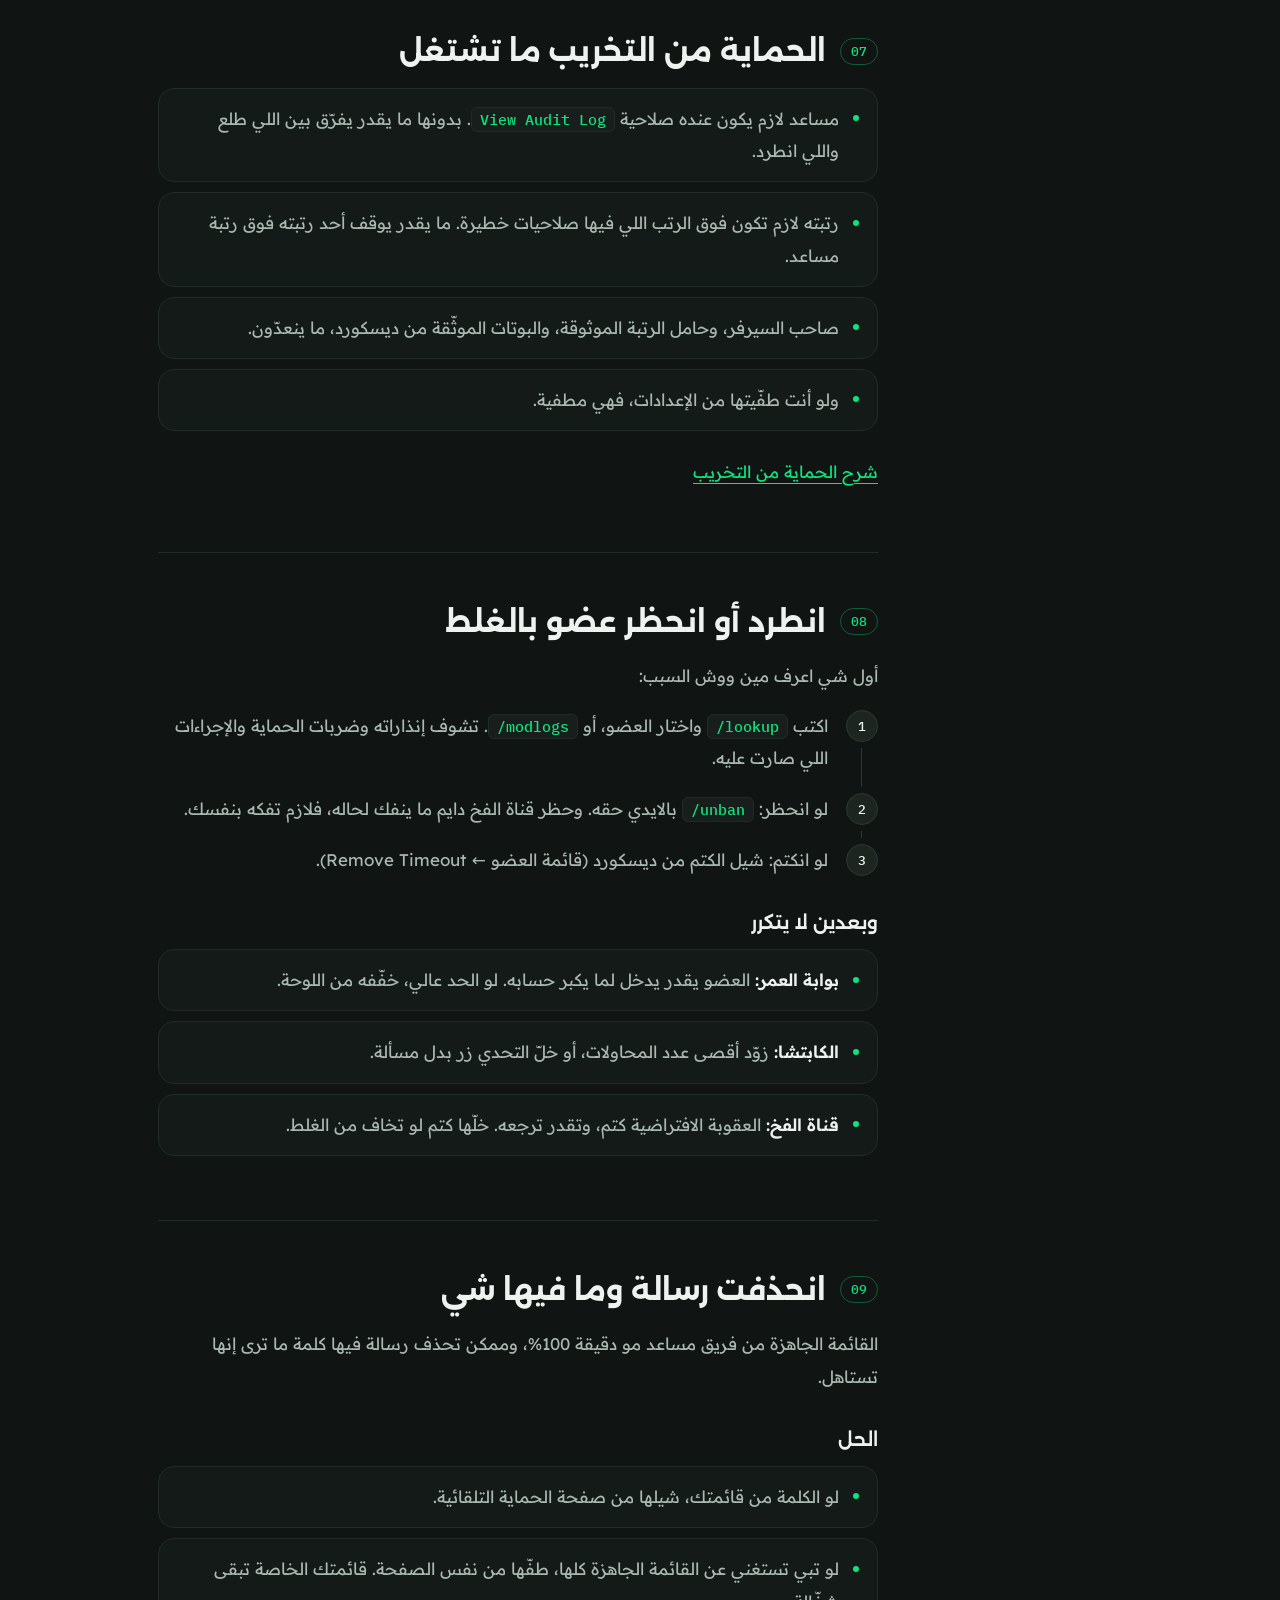
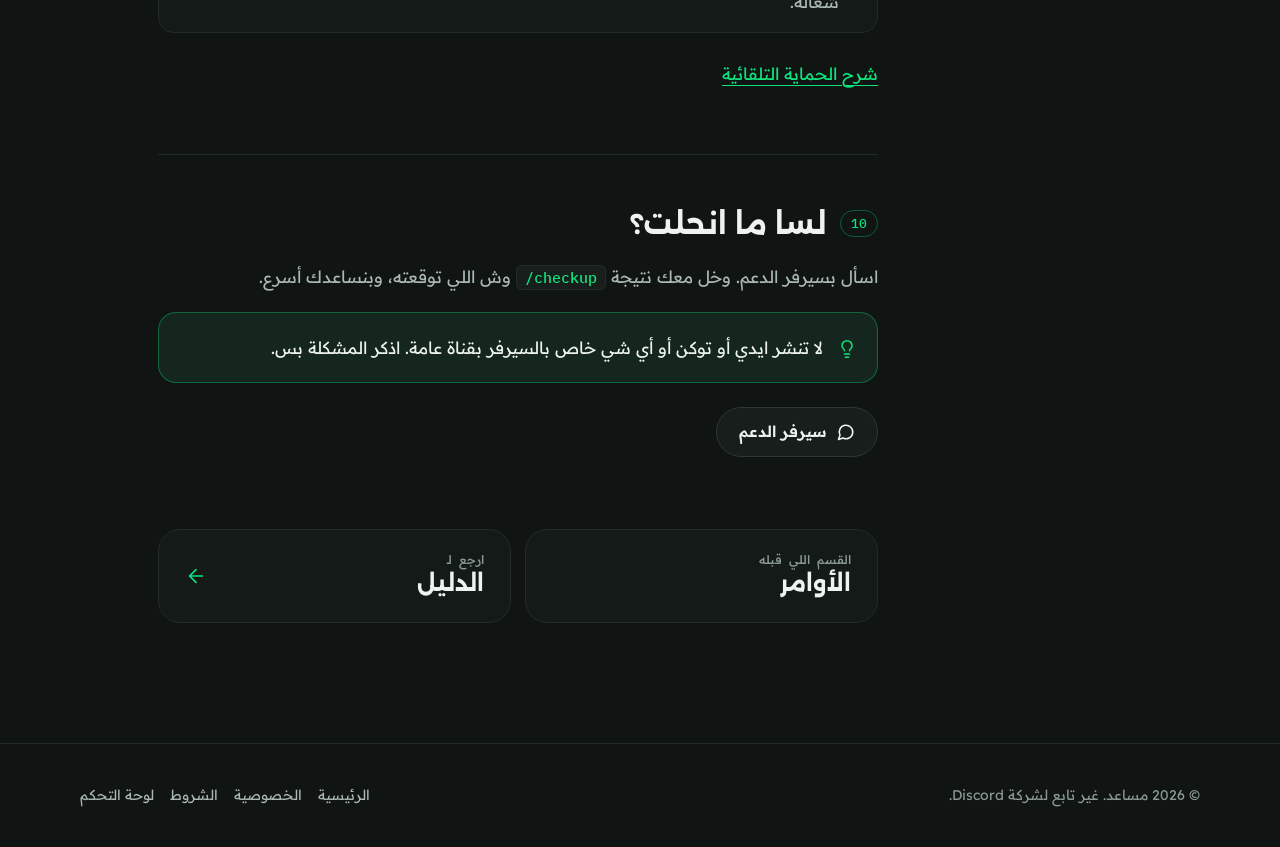
<file: guide/troubleshooting.html>
<!doctype html>
<html lang="ar" dir="rtl">
<head>
  <meta charset="utf-8">
  <meta name="viewport" content="width=device-width, initial-scale=1">
  <title>حل مشاكل بوت مساعد بديسكورد | دليل مساعد</title>
  <meta name="description" content="ميزة ما تشتغل؟ رتبة؟ قناة؟ الأسباب الشائعة وكيف تصلحها.">
  <meta name="theme-color" content="#101413">
  <link rel="icon" href="../assets/Pics/musaed-favicon.svg" type="image/svg+xml">
  <link rel="alternate icon" href="../assets/Pics/musaed-favicon.png" type="image/png">
  <link rel="apple-touch-icon" href="../assets/Pics/musaed-avatar.png">
  <link rel="canonical" href="https://musaed.dev/guide/troubleshooting.html">
  <meta property="og:type" content="website">
  <meta property="og:site_name" content="Musaed">
  <meta property="og:locale" content="ar_SA">
  <meta property="og:url" content="https://musaed.dev/guide/troubleshooting.html">
  <meta property="og:title" content="حل مشاكل بوت مساعد بديسكورد | دليل مساعد">
  <meta property="og:description" content="ميزة ما تشتغل؟ رتبة؟ قناة؟ الأسباب الشائعة وكيف تصلحها.">
  <meta property="og:image" content="https://musaed.dev/assets/Pics/musaed-banner.png">
  <meta property="og:image:width" content="960">
  <meta property="og:image:height" content="540">
  <meta property="og:image:alt" content="شعار مساعد: Musaed | مساعد">
  <meta name="twitter:card" content="summary_large_image">
  <meta name="twitter:title" content="حل مشاكل بوت مساعد بديسكورد | دليل مساعد">
  <meta name="twitter:description" content="ميزة ما تشتغل؟ رتبة؟ قناة؟ الأسباب الشائعة وكيف تصلحها.">
  <meta name="twitter:image" content="https://musaed.dev/assets/Pics/musaed-banner.png">
  <meta name="twitter:image:alt" content="شعار مساعد: Musaed | مساعد">
  <link rel="preload" href="../assets/fonts/alexandria-arabic.woff2" as="font" type="font/woff2" crossorigin>
  <link rel="preload" href="../assets/fonts/readexpro-arabic.woff2" as="font" type="font/woff2" crossorigin>
  <link rel="stylesheet" href="../assets/css/styles.css?v=16">
  <link rel="stylesheet" href="../assets/css/legal.css?v=4">
  <link rel="stylesheet" href="../assets/css/guide.css?v=3">
  <script src="../assets/js/guide.js?v=5" defer></script>
  <script type="application/ld+json">
{
    "@context":  "https://schema.org",
    "@type":  "BreadcrumbList",
    "itemListElement":  [
                            {
                                "@type":  "ListItem",
                                "position":  1,
                                "name":  "مساعد",
                                "item":  "https://musaed.dev/"
                            },
                            {
                                "@type":  "ListItem",
                                "position":  2,
                                "name":  "الدليل",
                                "item":  "https://musaed.dev/guide/"
                            },
                            {
                                "@type":  "ListItem",
                                "position":  3,
                                "name":  "حل المشاكل",
                                "item":  "https://musaed.dev/guide/troubleshooting.html"
                            }
                        ]
}
  </script>
</head>
<body class="guide-page">
  <a class="skip" href="#main">تخطَّ إلى المحتوى</a>
  <div class="lg-progress" aria-hidden="true"><i></i></div>

  <svg width="0" height="0" style="position:absolute" aria-hidden="true" focusable="false">
    <symbol id="glyph" viewBox="0 0 1024 1024"><path fill="currentColor" d="M242 655.5Q242 405.5 462 405.5H681Q677 346.5 644.5 313.5Q612 280.5 563 280.5Q513 280.5 487.5 305Q462 329.5 453 367.5L344 332.5Q353 274.5 375.5 235.5Q398 196.5 428.5 173.5Q459 150.5 493.5 140.5Q528 130.5 561 130.5Q663 130.5 722.5 208Q782 285.5 782 428.5V555.5H462Q432 555.5 412.5 560Q393 564.5 382 575.5Q371 586.5 366.5 606Q362 625.5 362 655.5V893.5H242Z"/></symbol>
    <symbol id="i-plus" viewBox="0 0 24 24"><path d="M5 12h14"/><path d="M12 5v14"/></symbol>
    <symbol id="i-arrow" viewBox="0 0 24 24"><path d="M5 12h14"/><path d="m12 5 7 7-7 7"/></symbol>
    <symbol id="i-up" viewBox="0 0 24 24"><path d="m5 12 7-7 7 7"/><path d="M12 19V5"/></symbol>
    <symbol id="i-chat" viewBox="0 0 24 24"><path d="M7.9 20A9 9 0 1 0 4 16.1L2 22z"/></symbol>
    <symbol id="i-rocket" viewBox="0 0 24 24"><path d="M4.5 16.5c-1.5 1.26-2 5-2 5s3.74-.5 5-2c.71-.84.7-2.13-.09-2.91a2.18 2.18 0 0 0-2.91-.09z"/><path d="m12 15-3-3a22 22 0 0 1 2-3.95A12.88 12.88 0 0 1 22 2c0 2.72-.78 7.5-6 11a22.35 22.35 0 0 1-4 2z"/><path d="M9 12H4s.55-3.03 2-4c1.62-1.08 5 0 5 0"/><path d="M12 15v5s3.03-.55 4-2c1.08-1.62 0-5 0-5"/></symbol>
    <symbol id="i-shield" viewBox="0 0 24 24"><path d="M20 13c0 5-3.5 7.5-7.66 8.95a1 1 0 0 1-.67-.01C7.5 20.5 4 18 4 13V6a1 1 0 0 1 1-1c2 0 4.5-1.2 6.24-2.72a1.17 1.17 0 0 1 1.52 0C14.51 3.81 17 5 19 5a1 1 0 0 1 1 1z"/></symbol>
    <symbol id="i-wrench" viewBox="0 0 24 24"><path d="M14.7 6.3a1 1 0 0 0 0 1.4l1.6 1.6a1 1 0 0 0 1.4 0l3.77-3.77a6 6 0 0 1-7.94 7.94l-6.91 6.91a2.12 2.12 0 0 1-3-3l6.91-6.91a6 6 0 0 1 7.94-7.94l-3.76 3.76z"/></symbol>
    <symbol id="i-terminal" viewBox="0 0 24 24"><path d="m4 17 6-6-6-6"/><path d="M12 19h8"/></symbol>
    <symbol id="i-lifebuoy" viewBox="0 0 24 24"><circle cx="12" cy="12" r="10"/><path d="m4.93 4.93 4.24 4.24"/><path d="m14.83 9.17 4.24-4.24"/><path d="m14.83 14.83 4.24 4.24"/><path d="m9.17 14.83-4.24 4.24"/><circle cx="12" cy="12" r="4"/></symbol>
    <symbol id="i-info" viewBox="0 0 24 24"><circle cx="12" cy="12" r="10"/><path d="M12 16v-4"/><path d="M12 8h.01"/></symbol>
    <symbol id="i-bulb" viewBox="0 0 24 24"><path d="M15 14c.2-1 .7-1.7 1.5-2.5 1-.9 1.5-2.2 1.5-3.5A6 6 0 0 0 6 8c0 1 .2 2.2 1.5 3.5.7.7 1.3 1.5 1.5 2.5"/><path d="M9 18h6"/><path d="M10 22h4"/></symbol>
  </svg>

  <header class="lg-bar">
    <div class="lg-bar-in">
      <a href="../" class="brand" aria-label="مساعد، الرئيسية">
        <span class="brand-mark"><svg aria-hidden="true"><use href="#glyph"/></svg></span>
        <span class="brand-name">Musaed</span><span class="brand-ar" aria-hidden="true">مساعد</span>
      </a>
      <nav class="lg-links" aria-label="صفحات">
        <a href="../">الرئيسية</a>
        <a href="./" aria-current="page">الدليل</a>
        <a href="https://discord.gg/CcwRT6K5qv" target="_blank" rel="noopener">الدعم</a>
      </nav>
      <a class="btn btn-primary btn-sm lg-add" href="https://discord.com/oauth2/authorize?client_id=1341863717247258655&amp;permissions=8&amp;integration_type=0&amp;scope=bot+applications.commands" target="_blank" rel="noopener"><svg class="i" aria-hidden="true"><use href="#i-plus"/></svg>أضفه لديسكورد</a>
    </div>
  </header>

  <main id="main">
    <section class="lg-hero">
      <div class="hero-bg" aria-hidden="true"><div class="aurora"></div></div>
      <div class="wrap">
        <nav class="gd-crumbs" aria-label="مسار الصفحة"><a href="./">الدليل</a><span class="sep" aria-hidden="true">/</span><span>حل المشاكل</span></nav>
        <h1 class="lg-title">حل المشاكل</h1>
        <p class="lg-lede">
          أغلب المشاكل سببها رتبة أو قناة أو صلاحية ناقصة. ابدأ بـ <code dir="ltr">/checkup</code>،
          وهو يقولك وش المعطّل. وإذا ما كفى، هنا الأسباب الشائعة.
        </p>
      </div>
    </section>

    <nav class="gd-tabs" aria-label="أقسام الدليل">
      <div class="wrap">
        <ul>
          <li><a href="start.html"><svg class="i" aria-hidden="true"><use href="#i-rocket"/></svg>البداية</a></li>
          <li><a href="protection.html"><svg class="i" aria-hidden="true"><use href="#i-shield"/></svg>الحماية</a></li>
          <li><a href="toolkit.html"><svg class="i" aria-hidden="true"><use href="#i-wrench"/></svg>الأدوات</a></li>
          <li><a href="commands.html"><svg class="i" aria-hidden="true"><use href="#i-terminal"/></svg>الأوامر</a></li>
          <li><a href="troubleshooting.html" aria-current="page"><svg class="i" aria-hidden="true"><use href="#i-lifebuoy"/></svg>حل المشاكل</a></li>
        </ul>
      </div>
    </nav>

    <div class="wrap lg-layout">
      <nav class="lg-toc" aria-label="محتويات الصفحة">
        <p class="lg-toc-label">في هذي الصفحة</p>
        <ol>
          <li><a href="#roles-above">الرتبة فوق رتبتي</a></li>
          <li><a href="#managed-role">الرتبة تابعة لبوت أو اشتراك</a></li>
          <li><a href="#channel">القناة انحذفت أو ما أقدر أرسل فيها</a></li>
          <li><a href="#cant-enable">ما أقدر أشغّل الميزة</a></li>
          <li><a href="#not-applied">غيّرت إعداد وما تغيّر شي</a></li>
          <li><a href="#lockdown">القفل ما يخفي القنوات</a></li>
          <li><a href="#antinuke">الحماية من التخريب ما تشتغل</a></li>
          <li><a href="#mistake">انطرد أو انحظر عضو بالغلط</a></li>
          <li><a href="#false-positive">انحذفت رسالة وما فيها شي</a></li>
          <li><a href="#still">لسا ما انحلت؟</a></li>
        </ol>
      </nav>

      <article class="lg-body">
        <section class="gd-feature">
          <h2 id="roles-above"><span class="n">01</span>«الرتبة فوق رتبتي»</h2>
          <p>
            يطلع لك بـ <code dir="ltr">/checkup</code> أو بالتنبيه: الرتبة اللي اخترتها فوق رتبة مساعد
            أو بنفس مستواها، فما يقدر يعطيها لأحد. وأحيانًا يقولك إن فيه رتب فوقه وأي عضو عنده وحدة منها
            ما يقدر يعاقبه.
          </p>
          <h3>الحل</h3>
          <ol class="gd-steps">
            <li>افتح <strong>إعدادات السيرفر ← الرتب</strong>.</li>
            <li>اسحب رتبة <strong>مساعد</strong> فوق الرتبة اللي ذكرها.</li>
            <li>شغّل <code dir="ltr">/checkup</code> مرة ثانية وتأكد.</li>
          </ol>
          <p><a href="start.html#roles">ليش لازم تكون فوق؟</a></p>
        </section>

        <section class="gd-feature">
          <h2 id="managed-role"><span class="n">02</span>«الرتبة تابعة لبوت أو اشتراك»</h2>
          <p>
            رتب البوتات والاشتراكات يديرها ديسكورد نفسه، ومساعد ما يقدر يعطيها لأحد.
          </p>
          <h3>الحل</h3>
          <p>اختار رتبة عادية ثانية من اللوحة، وحدة أنت سويتها.</p>
        </section>

        <section class="gd-feature">
          <h2 id="channel"><span class="n">03</span>القناة انحذفت أو ما أقدر أرسل فيها</h2>
          <dl class="gd-facts">
            <div>
              <dt>«القناة انحذفت»</dt>
              <dd>القناة اللي اخترتها لهذي الميزة ما عادت موجودة. اختار قناة ثانية من اللوحة.</dd>
            </div>
            <div>
              <dt>«ما أقدر أرسل فيها»</dt>
              <dd>
                مساعد ما عنده صلاحية بالقناة. أعطه <code dir="ltr">Send Messages</code> و
                <code dir="ltr">Embed Links</code> فيها (إرسال الرسايل وإرسال الإمبد).
              </dd>
            </div>
            <div>
              <dt>«ما اخترت قناة تحقق»</dt>
              <dd>الكابتشا تنرسل بلوحة بقناة التحقق، بس ما اخترت قناة. اختارها، أو غيّر طريقة الإرسال للخاص.</dd>
            </div>
          </dl>
        </section>

        <section class="gd-feature">
          <h2 id="cant-enable"><span class="n">04</span>ما أقدر أشغّل الميزة</h2>
          <p>
            بعض الميزات ما تتشغّل إلا بعد ما تحدد اللي تحتاجه. هذا عشان ما تكون «مفعّلة» وهي ما تشتغل.
          </p>
          <dl class="gd-facts">
            <div>
              <dt>الكابتشا</dt>
              <dd>رتبة غير المتحقق ورتبة المتحقق، الاثنتين.</dd>
            </div>
            <div>
              <dt>وضع القفل</dt>
              <dd>قناة التحقق ورتبة غير المتحقق.</dd>
            </div>
            <div>
              <dt>التذاكر</dt>
              <dd>قناة اللوحة، رتبة الدعم، وقناة سجل التذاكر.</dd>
            </div>
            <div>
              <dt>الترحيب والوداع</dt>
              <dd>قناة الترحيب، أو قناة الوداع.</dd>
            </div>
            <div>
              <dt>سجل الأحداث</dt>
              <dd>قناة السجل.</dd>
            </div>
            <div>
              <dt>قناة الفخ</dt>
              <dd>
                القناة نفسها. وما تقدر تشيلها وهي شغّالة، عشان ما يصير «شغّال» وهو ما يراقب شي.
              </dd>
            </div>
          </dl>
        </section>

        <section class="gd-feature">
          <h2 id="not-applied"><span class="n">05</span>غيّرت إعداد وما تغيّر شي</h2>
          <ol class="gd-steps">
            <li>تأكد إنك ضغطت <strong>حفظ</strong> وطلعت لك رسالة نجاح.</li>
            <li>انتظر شوي. التغيير من اللوحة ممكن ياخذ لحظات (حوالي دقيقة) قبل ما يوصل للبوت.</li>
            <li>شغّل <code dir="ltr">/checkup</code>. لو الميزة معطّلة، يقولك ليش.</li>
          </ol>
          <p>
            لوحات التذاكر والتحقق اللي بديسكورد تتحدث لحالها، بس هي بعد تاخذ لحظات.
          </p>
        </section>

        <section class="gd-feature">
          <h2 id="lockdown"><span class="n">06</span>القفل ما يخفي القنوات</h2>
          <p>
            لو غيّرت رتبة غير المتحقق من اللوحة بعدما فعّلت القفل، تبقى القنوات مخفية عن الرتبة القديمة،
            والرتبة الجديدة ما يتطبق عليها شي.
          </p>
          <h3>الحل</h3>
          <p>
            شغّل <code dir="ltr">/captcha lockdown</code> مرة ثانية، وهو يرتّب القنوات من جديد. القنوات
            الجديدة اللي تسويها بعدين يتطبق عليها القفل لحالها.
          </p>
        </section>

        <section class="gd-feature">
          <h2 id="antinuke"><span class="n">07</span>الحماية من التخريب ما تشتغل</h2>
          <ul>
            <li>
              مساعد لازم يكون عنده صلاحية <code dir="ltr">View Audit Log</code>. بدونها ما يقدر يفرّق بين
              اللي طلع واللي انطرد.
            </li>
            <li>
              رتبته لازم تكون فوق الرتب اللي فيها صلاحيات خطيرة. ما يقدر يوقف أحد رتبته فوق رتبة مساعد.
            </li>
            <li>
              صاحب السيرفر، وحامل الرتبة الموثوقة، والبوتات الموثّقة من ديسكورد، ما ينعدّون.
            </li>
            <li>ولو أنت طفّيتها من الإعدادات، فهي مطفية.</li>
          </ul>
          <p><a href="protection.html#antinuke">شرح الحماية من التخريب</a></p>
        </section>

        <section class="gd-feature">
          <h2 id="mistake"><span class="n">08</span>انطرد أو انحظر عضو بالغلط</h2>
          <p>أول شي اعرف مين ووش السبب:</p>
          <ol class="gd-steps">
            <li>
              اكتب <code dir="ltr">/lookup</code> واختار العضو، أو <code dir="ltr">/modlogs</code>. تشوف
              إنذاراته وضربات الحماية والإجراءات اللي صارت عليه.
            </li>
            <li>
              لو انحظر: <code dir="ltr">/unban</code> بالايدي حقه. وحظر قناة الفخ دايم ما ينفك لحاله، فلازم
              تفكه بنفسك.
            </li>
            <li>لو انكتم: شيل الكتم من ديسكورد (قائمة العضو ← Remove Timeout).</li>
          </ol>
          <h3>وبعدين لا يتكرر</h3>
          <ul>
            <li>
              <strong>بوابة العمر:</strong> العضو يقدر يدخل لما يكبر حسابه. لو الحد عالي، خفّفه من اللوحة.
            </li>
            <li><strong>الكابتشا:</strong> زوّد أقصى عدد المحاولات، أو خلّ التحدي زر بدل مسألة.</li>
            <li>
              <strong>قناة الفخ:</strong> العقوبة الافتراضية كتم، وتقدر ترجعه. خلّها كتم لو تخاف من الغلط.
            </li>
          </ul>
        </section>

        <section class="gd-feature">
          <h2 id="false-positive"><span class="n">09</span>انحذفت رسالة وما فيها شي</h2>
          <p>
            القائمة الجاهزة من فريق مساعد مو دقيقة 100%، وممكن تحذف رسالة فيها كلمة ما ترى إنها تستاهل.
          </p>
          <h3>الحل</h3>
          <ul>
            <li>
              لو الكلمة من قائمتك، شيلها من صفحة الحماية التلقائية.
            </li>
            <li>
              لو تبي تستغني عن القائمة الجاهزة كلها، طفّها من نفس الصفحة. قائمتك الخاصة تبقى شغّالة.
            </li>
          </ul>
          <p><a href="protection.html#automod">شرح الحماية التلقائية</a></p>
        </section>

        <section class="gd-feature">
          <h2 id="still"><span class="n">10</span>لسا ما انحلت؟</h2>
          <p>
            اسأل بسيرفر الدعم. وخل معك نتيجة <code dir="ltr">/checkup</code> وش اللي توقعته، وبنساعدك أسرع.
          </p>
          <div class="gd-callout tip">
            <svg class="i" aria-hidden="true"><use href="#i-bulb"/></svg>
            <p>لا تنشر ايدي أو توكن أو أي شي خاص بالسيرفر بقناة عامة. اذكر المشكلة بس.</p>
          </div>
          <p>
            <a class="btn btn-ghost" href="https://discord.gg/CcwRT6K5qv" target="_blank" rel="noopener" style="color:var(--text)"><svg class="i" aria-hidden="true"><use href="#i-chat"/></svg>سيرفر الدعم</a>
          </p>
        </section>

        <div class="gd-pager two">
          <a class="lg-next" href="commands.html">
            <span>
              <span class="lg-next-label">القسم اللي قبله</span>
              <span class="lg-next-title">الأوامر</span>
            </span>
          </a>
          <a class="lg-next" href="./">
            <span>
              <span class="lg-next-label">ارجع لـ</span>
              <span class="lg-next-title">الدليل</span>
            </span>
            <svg class="i i-arrow" aria-hidden="true"><use href="#i-arrow"/></svg>
          </a>
        </div>
      </article>
    </div>
  </main>

  <footer class="lg-foot">
    <div class="wrap lg-foot-in">
      <span>© 2026 مساعد. غير تابع لشركة Discord.</span>
      <nav aria-label="روابط">
        <a href="../">الرئيسية</a>
        <a href="../privacy.html">الخصوصية</a>
        <a href="../terms.html">الشروط</a>
        <a href="https://dashboard.musaed.dev/auth/login" target="_blank" rel="noopener">لوحة التحكم</a>
      </nav>
    </div>
  </footer>

  <button class="lg-top" type="button" aria-label="ارجع لفوق"><svg class="i" aria-hidden="true"><use href="#i-up"/></svg></button>
</body>
</html>
</file>
<file: assets/css/styles.css>
/* ==========================================================================
   Musaed (مساعد) — shared stylesheet
   Loaded by every page. legal.css (privacy, terms, guide) and guide.css load
   after this one and depend on the tokens and shared components defined here.
   Static site: no build step, no dependencies, fonts vendored locally.
   ========================================================================== */

/* ------------------------------------------------------------------ fonts
   Arabic and Latin are separate files under one family name, each a
   variable font covering the full weight range Google served for it. The
   Arabic faces carry a unicode-range so Latin text never pulls that file.
*/
@font-face {
  font-family: 'Alexandria';
  src: url('../fonts/alexandria-arabic.woff2') format('woff2');
  font-weight: 500 900; font-style: normal; font-display: swap;
  unicode-range: U+0600-06FF, U+0750-077F, U+0870-088E, U+0890-0891, U+0897-08E1,
                 U+08E3-08FF, U+200C-200E, U+2010-2011, U+204F, U+2E41, U+FB50-FDFF,
                 U+FE70-FE74, U+FE76-FEFC;
}
@font-face {
  font-family: 'Alexandria';
  src: url('../fonts/alexandria-latin.woff2') format('woff2');
  font-weight: 500 900; font-style: normal; font-display: swap;
}
@font-face {
  font-family: 'Readex Pro';
  src: url('../fonts/readexpro-arabic.woff2') format('woff2');
  font-weight: 300 700; font-style: normal; font-display: swap;
  unicode-range: U+0600-06FF, U+0750-077F, U+0870-088E, U+0890-0891, U+0897-08E1,
                 U+08E3-08FF, U+200C-200E, U+2010-2011, U+204F, U+2E41, U+FB50-FDFF,
                 U+FE70-FE74, U+FE76-FEFC;
}
@font-face {
  font-family: 'Readex Pro';
  src: url('../fonts/readexpro-latin.woff2') format('woff2');
  font-weight: 300 700; font-style: normal; font-display: swap;
}
@font-face {
  font-family: 'IBM Plex Mono';
  src: url('../fonts/plex-mono-400.woff2') format('woff2');
  font-weight: 400; font-style: normal; font-display: swap;
}
@font-face {
  font-family: 'IBM Plex Mono';
  src: url('../fonts/plex-mono-500.woff2') format('woff2');
  font-weight: 500; font-style: normal; font-display: swap;
}

/* The brand green stays #0fe37d; the calm comes from green-tinted greys,
   no glow, and using the green in few places. */
:root {
  --bg: #101413;
  --bg-1: #141a17;
  --bg-2: #171e1b;
  --bg-3: #1d2521;
  --bg-4: #27312c;
  --line: #222c27;
  --line-2: #2d3933;
  --text: #eef3f0;
  --dim: #a9b8b0;
  --mute: #8a9a92;
  --accent: #0fe37d;
  --accent-hi: #6cf5b0;
  --accent-deep: #0a9e57;
  --accent-soft: rgba(15, 227, 125, .1);
  --accent-line: rgba(15, 227, 125, .35);
  --on-accent: #06120c;
  --danger: #ef8a80;
  --danger-soft: rgba(239, 138, 128, .12);
  --danger-line: rgba(239, 138, 128, .4);
  --warn: #f0c76e;

  --f-display: 'Alexandria', 'Readex Pro', system-ui, sans-serif;
  --f-body: 'Readex Pro', system-ui, -apple-system, 'Segoe UI', sans-serif;
  --f-mono: 'IBM Plex Mono', 'Readex Pro', ui-monospace, Consolas, monospace;

  --ease: cubic-bezier(.2, .7, .2, 1);
  --ease-expo: cubic-bezier(.16, 1, .3, 1);
  --r: 28px;
  --z-nav: 50;
  --z-skip: 100;

  interpolate-size: allow-keywords;
  color-scheme: dark;
}

*, *::before, *::after { box-sizing: border-box; }
* { margin: 0; }
html { scroll-behavior: smooth; -webkit-text-size-adjust: 100%; scroll-padding-top: 96px; }
body {
  background: var(--bg);
  color: var(--text);
  font: 400 1.0625rem/1.65 var(--f-body);
  overflow-x: clip;
  -webkit-font-smoothing: antialiased;
}
html[lang="ar"] body { line-height: 1.85; }
/* The page's atmosphere, fixed behind everything: green light coming in from the
   screen edges, and a sparse field of dim stars. Two star tiles of different sizes
   overlap, so the pattern doesn't visibly repeat. Data-URI SVG tiles, which paint on
   iOS (unlike the old masked grid). */
body::before, body::after { content: ''; position: fixed; inset: 0; z-index: -1; pointer-events: none; }
body::before {
  background:
    radial-gradient(42% 55% at 0% 22%, rgba(15, 227, 125, .075), transparent 70%),
    radial-gradient(38% 50% at 100% 80%, rgba(15, 227, 125, .055), transparent 70%);
  animation: breathe 18s ease-in-out infinite alternate;
}
@keyframes breathe { to { opacity: .65; } }
body::after {
  background-image:
    url("data:image/svg+xml,%3Csvg xmlns='http://www.w3.org/2000/svg' width='480' height='480' fill='%23e6f2ec'%3E%3Ccircle cx='23' cy='41' r='.8' opacity='.5'/%3E%3Ccircle cx='97' cy='12' r='.6' opacity='.3'/%3E%3Ccircle cx='151' cy='88' r='1' opacity='.45'/%3E%3Ccircle cx='210' cy='30' r='.7' opacity='.25'/%3E%3Ccircle cx='288' cy='64' r='.9' opacity='.4'/%3E%3Ccircle cx='344' cy='19' r='.6' opacity='.3'/%3E%3Ccircle cx='402' cy='97' r='1.1' opacity='.5'/%3E%3Ccircle cx='455' cy='52' r='.7' opacity='.3'/%3E%3Ccircle cx='61' cy='139' r='.7' opacity='.35'/%3E%3Ccircle cx='130' cy='178' r='.6' opacity='.25'/%3E%3Ccircle cx='196' cy='151' r='1' opacity='.4'/%3E%3Ccircle cx='262' cy='203' r='.7' opacity='.3'/%3E%3Ccircle cx='318' cy='147' r='.6' opacity='.25'/%3E%3Ccircle cx='379' cy='190' r='.9' opacity='.45'/%3E%3Ccircle cx='441' cy='166' r='.6' opacity='.3'/%3E%3Ccircle cx='18' cy='233' r='.9' opacity='.4'/%3E%3Ccircle cx='88' cy='271' r='.6' opacity='.3'/%3E%3Ccircle cx='167' cy='248' r='.7' opacity='.25'/%3E%3Ccircle cx='233' cy='296' r='1' opacity='.45'/%3E%3Ccircle cx='301' cy='262' r='.6' opacity='.3'/%3E%3Ccircle cx='366' cy='311' r='.8' opacity='.35'/%3E%3Ccircle cx='428' cy='281' r='.6' opacity='.25'/%3E%3Ccircle cx='52' cy='349' r='.7' opacity='.3'/%3E%3Ccircle cx='119' cy='396' r='1' opacity='.45'/%3E%3Ccircle cx='184' cy='358' r='.6' opacity='.25'/%3E%3Ccircle cx='251' cy='421' r='.8' opacity='.35'/%3E%3Ccircle cx='327' cy='377' r='.6' opacity='.3'/%3E%3Ccircle cx='394' cy='438' r='1' opacity='.4'/%3E%3Ccircle cx='463' cy='371' r='.7' opacity='.3'/%3E%3Ccircle cx='37' cy='452' r='.6' opacity='.25'/%3E%3Ccircle cx='146' cy='467' r='.8' opacity='.35'/%3E%3Ccircle cx='289' cy='470' r='.6' opacity='.25'/%3E%3C/svg%3E"),
    url("data:image/svg+xml,%3Csvg xmlns='http://www.w3.org/2000/svg' width='760' height='760' fill='%23e6f2ec'%3E%3Ccircle cx='80' cy='120' r='1.2' opacity='.55'/%3E%3Ccircle cx='310' cy='60' r='1.1' opacity='.45'/%3E%3Ccircle cx='520' cy='240' r='1.3' opacity='.6'/%3E%3Ccircle cx='700' cy='90' r='1' opacity='.4'/%3E%3Ccircle cx='180' cy='420' r='1.2' opacity='.5'/%3E%3Ccircle cx='430' cy='520' r='1.1' opacity='.45'/%3E%3Ccircle cx='640' cy='610' r='1.3' opacity='.55'/%3E%3Ccircle cx='60' cy='680' r='1' opacity='.4'/%3E%3Ccircle cx='330' cy='730' r='1.2' opacity='.5'/%3E%3Ccircle cx='600' cy='380' r='.9' opacity='.35'/%3E%3C/svg%3E");
  background-size: 480px 480px, 760px 760px;
}
.i18n-pending body { opacity: 0; }
html[lang="ar"] body * { letter-spacing: normal !important; }
svg { display: block; }
a { color: inherit; }
button, input { font: inherit; color: inherit; }
ul, ol { padding: 0; }
::selection { background: var(--accent); color: var(--on-accent); }
:focus-visible { outline: 2px solid var(--accent); outline-offset: 3px; border-radius: 6px; }

.sr-only {
  position: absolute; width: 1px; height: 1px; padding: 0; margin: -1px;
  overflow: hidden; clip: rect(0 0 0 0); white-space: nowrap; border: 0;
}
.skip {
  position: absolute; inset-inline-start: 16px; top: -100px; z-index: var(--z-skip);
  background: var(--accent); color: var(--on-accent); padding: 10px 16px; border-radius: 10px;
  font-weight: 600; text-decoration: none;
}
.skip:focus { top: 16px; }

.wrap { max-width: 1200px; margin-inline: auto; padding-inline: clamp(16px, 4vw, 40px); }
.section { position: relative; padding-block: clamp(88px, 11vw, 136px); }

.i {
  width: 20px; height: 20px; flex: none;
  fill: none; stroke: currentColor; stroke-width: 1.8; stroke-linecap: round; stroke-linejoin: round;
}
[dir="rtl"] .i-arrow { transform: scaleX(-1); }

.av {
  width: 26px; height: 26px; border-radius: 50%; flex: none; display: grid; place-items: center;
  font: 600 12px/1 var(--f-display); color: var(--on-accent); background: var(--c, var(--bg-4));
}
.bot-av {
  width: 36px; height: 36px; border-radius: 50%; flex: none; display: grid; place-items: center;
  background: var(--bg); color: var(--accent); border: 1px solid var(--line-2);
}
.bot-av svg { width: 18px; height: 18px; }
.bot-av.sm { width: 26px; height: 26px; }
.bot-av.sm svg { width: 13px; height: 13px; }
/* Discord's own BOT tag colour, not ours. */
.badge {
  font: 600 10px/1 var(--f-mono); padding: 3px 5px; border-radius: 4px;
  background: #5865f2; color: #fff;
}
mark { background: var(--accent-soft); color: var(--text); padding: 0 4px; border-radius: 4px; }

/* ---------- Buttons ---------- */
.btn {
  --h: 50px;
  display: inline-flex; align-items: center; justify-content: center; gap: 10px;
  min-height: var(--h); padding: 0 22px; border-radius: 999px; border: 1px solid transparent;
  font: 600 15.5px/1.1 var(--f-body); text-decoration: none; white-space: nowrap; cursor: pointer;
  transition: background-color .2s, border-color .2s, color .2s, filter .2s;
}
.btn .i { width: 18px; height: 18px; stroke-width: 2.1; transition: transform .25s var(--ease); }
.btn:hover .i-arrow { transform: translateX(3px); }
[dir="rtl"] .btn:hover .i-arrow { transform: scaleX(-1) translateX(3px); }
.btn-primary { background: var(--accent); color: var(--on-accent); }
.btn-primary:hover { filter: brightness(1.08); }
.btn-ghost { background: var(--bg-2); color: var(--text); border-color: var(--line-2); }
.btn-ghost:hover { border-color: #34433c; }
.btn-sm { --h: 44px; padding: 0 16px; font-size: 14.5px; }
.btn-lg { --h: 54px; padding: 0 26px; font-size: 16px; }

/* ---------- Nav ---------- */
.nav { position: fixed; top: 14px; left: 0; right: 0; z-index: var(--z-nav); padding-inline: 16px; }
.nav-in {
  max-width: 1200px; margin: 0 auto;
  display: flex; align-items: center; justify-content: space-between; gap: 14px;
  padding: 6px; padding-inline-start: 12px; border-radius: 22px; border: 1px solid transparent;
  transition: background-color .35s, border-color .35s;
}
.nav.scrolled .nav-in, .nav.open .nav-in {
  background: rgba(20, 26, 23, .82);
  -webkit-backdrop-filter: blur(16px) saturate(140%); backdrop-filter: blur(16px) saturate(140%);
  border-color: var(--line-2);
}
.brand { display: inline-flex; align-items: center; gap: 10px; min-height: 44px; text-decoration: none; }
.brand-mark {
  width: 36px; height: 36px; border-radius: 11px; display: grid; place-items: center;
  background: var(--bg-2); color: var(--accent); border: 1px solid var(--line-2);
  transition: border-color .3s;
}
.brand-mark svg { width: 20px; height: 20px; }
.brand:hover .brand-mark { border-color: var(--accent-line); }
.brand-name { font: 700 1.15rem/1 var(--f-display); letter-spacing: -.02em; }
.brand-ar { font: 600 .95rem/1 var(--f-display); color: var(--mute); }
.nav-links {
  display: none; gap: 2px; padding: 5px; border-radius: 999px;
  border: 1px solid var(--line-2); background: rgba(23, 30, 27, .72);
}
.nav.scrolled .nav-links { border-color: transparent; background: transparent; }
.nav-links a {
  padding: 9px 15px; border-radius: 999px; color: var(--dim); text-decoration: none; font-size: 15px; white-space: nowrap;
  transition: color .2s, background-color .2s;
}
.nav-links a:hover { color: var(--text); background: var(--bg-3); }
.nav-cta { display: flex; align-items: center; gap: 6px; }
.lang-btn {
  display: inline-flex; align-items: center; gap: 8px; min-height: 44px; padding: 0 14px;
  border-radius: 999px; border: 1px solid var(--line-2); background: var(--bg-2); cursor: pointer;
  font: 500 14.5px/1 var(--f-body); color: var(--dim); transition: color .2s, border-color .2s;
}
.lang-btn:hover { color: var(--text); border-color: #34433c; }
.lang-btn .i { width: 18px; height: 18px; }
.nav-login {
  display: none; align-items: center; min-height: 44px; padding: 0 14px; border-radius: 999px;
  color: var(--dim); text-decoration: none; font-size: 14.5px; transition: color .2s, background-color .2s;
}
.nav-login:hover { color: var(--text); background: var(--bg-3); }
@media (min-width: 1260px) { .nav-login { display: inline-flex; } }
.menu-btn {
  width: 44px; height: 44px; border-radius: 999px; border: 1px solid var(--line-2);
  background: var(--bg-2); display: grid; place-items: center; cursor: pointer;
}
.menu-btn .i-close, .nav.open .menu-btn .i-open { display: none; }
.nav.open .menu-btn .i-close { display: block; }
.mobile-menu {
  max-width: 1200px; margin: 8px auto 0; padding: 10px; display: grid; gap: 2px;
  border-radius: 22px; border: 1px solid var(--line-2); background: rgba(20, 26, 23, .97);
  -webkit-backdrop-filter: blur(16px); backdrop-filter: blur(16px);
  animation: menuIn .35s var(--ease-expo);
}
.mobile-menu[hidden] { display: none; }
.mobile-menu > a:not(.btn) {
  padding: 14px 16px; border-radius: 14px; text-decoration: none;
  font: 600 1.1rem/1.3 var(--f-display);
}
.mobile-menu > a:not(.btn):hover { background: var(--bg-3); }
.mobile-menu .btn { margin-top: 8px; }
@keyframes menuIn { from { opacity: 0; transform: translateY(-8px); } }
@media (max-width: 559px) { .nav-add { display: none; } .brand-ar { display: none; } }
@media (min-width: 1120px) {
  .nav-links { display: flex; }
  .menu-btn, .mobile-menu { display: none !important; }
}

.live-stats {
  display: inline-flex; align-items: center; gap: 10px;
  font-size: 15px; color: var(--dim); animation: menuIn .6s var(--ease-expo);
}
.live-stats[hidden], .bot-status[hidden] { display: none; }
.bot-status { display: inline-flex; align-items: center; gap: 8px; color: var(--dim); }
.bot-status.down .pulse { background: var(--danger); animation: none; }
.pulse {
  width: 8px; height: 8px; border-radius: 50%; background: var(--accent); flex: none;
  animation: pulse 2.4s infinite;
}
@keyframes pulse {
  0% { box-shadow: 0 0 0 0 rgba(15, 227, 125, .45); }
  70%, 100% { box-shadow: 0 0 0 8px rgba(15, 227, 125, 0); }
}

/* ---------- Shared page glow (hero, legal, guide, 404) ----------
   A soft green light from the top, no grid: the old grid needed an SVG tile
   to paint on iOS, and the calmer look doesn't need it at all. */
.hero-bg { position: absolute; inset: 0; z-index: -1; pointer-events: none; }
.aurora {
  position: absolute; left: 0; right: 0; top: -280px; height: 760px;
  background: radial-gradient(ellipse 46% 58% at 50% 0%, rgba(15, 227, 125, .12), transparent 72%);
}

/* ---------- Hero ---------- */
.hero {
  position: relative; isolation: isolate; overflow: hidden;
  padding: clamp(128px, 17vh, 176px) 0 clamp(56px, 7vw, 88px);
}
.hero-copy { display: flex; flex-direction: column; align-items: center; text-align: center; }
.eyebrow-pill {
  display: inline-flex; align-items: center; gap: 10px; padding: 8px 16px;
  border-radius: 999px; border: 1px solid var(--line-2); background: var(--bg-1);
  font-size: 14px; color: var(--dim);
}
.display {
  font: 800 clamp(2.9rem, 7.4vw, 6.4rem)/1.04 var(--f-display);
  letter-spacing: -.04em; margin: 26px 0 22px; max-width: 14ch; text-wrap: balance;
}
html[lang="ar"] .display { line-height: 1.22; font-size: clamp(2.8rem, 7vw, 6.2rem); }
.display em { font-style: normal; color: var(--accent); }
.lede { font-size: clamp(1.05rem, 1.35vw, 1.18rem); line-height: 1.85; color: var(--dim); max-width: 40em; }
.cta-row { display: flex; flex-wrap: wrap; justify-content: center; gap: 12px; margin-top: 32px; }
.hero-copy .live-stats { margin-top: 24px; }
.assure { list-style: none; display: flex; flex-wrap: wrap; justify-content: center; gap: 8px 22px; margin-top: 18px; font-size: 14px; color: var(--mute); }
.assure li { display: inline-flex; align-items: center; gap: 7px; }
.assure .i { width: 16px; height: 16px; color: var(--accent); stroke-width: 2.4; }

.js .fade-up {
  opacity: 0; transform: translateY(18px);
  transition: opacity 1s var(--ease-expo), transform 1s var(--ease-expo);
  transition-delay: var(--d, 0ms);
}
.js .ready .fade-up { opacity: 1; transform: none; }

/* ---------- Gate demo: the doorways members walk through ---------- */
.gate-demo {
  margin-top: clamp(48px, 7vw, 72px); padding: clamp(18px, 2.4vw, 28px);
  border-radius: 32px; border: 1px solid var(--line);
  background: linear-gradient(180deg, var(--bg-2), var(--bg-1));
}
.demo-head { display: flex; flex-wrap: wrap; align-items: center; justify-content: space-between; gap: 16px; margin-bottom: 8px; }
.demo-label { display: inline-flex; align-items: center; gap: 10px; font-size: 14px; color: var(--dim); }
.demo-stats { display: flex; gap: clamp(16px, 3vw, 36px); }
.demo-stats div { display: flex; flex-direction: column; align-items: flex-end; }
[dir="rtl"] .demo-stats div { align-items: flex-start; }
.demo-stats dt { font-size: 12px; color: var(--mute); }
.demo-stats dd { margin: 0; font: 700 1.6rem/1.15 var(--f-display); font-variant-numeric: tabular-nums; }
.demo-stats .v dd { color: var(--accent); }
.demo-stats .s dd { color: var(--danger); }

.track {
  position: relative; display: grid; grid-template-columns: repeat(5, 1fr); gap: 12px;
  padding-top: 62px; min-height: 270px;
}
/* The rail runs through the middle of the doorways (62px padding + half a 76px door). */
.rail { position: absolute; top: calc(62px + 38px); left: 10%; right: 10%; height: 1px; background: var(--line-2); }
.rail i {
  position: absolute; inset: 0; opacity: .5;
  background: repeating-linear-gradient(90deg, var(--accent) 0 6px, transparent 6px 18px);
  animation: flow 1.2s linear infinite;
}
[dir="rtl"] .rail i { animation-direction: reverse; }
@keyframes flow { to { background-position: 18px 0; } }
@keyframes flowV { to { background-position: 0 18px; } }
.station { position: relative; display: flex; flex-direction: column; align-items: center; text-align: center; gap: 14px; }
/* Each gate is an arch-topped doorway; start and end are plain rounded tiles. */
.node {
  position: relative; z-index: 1; width: 64px; height: 76px; flex: none;
  display: flex; justify-content: center; padding-top: 14px;
  border-radius: 32px 32px 12px 12px; border: 1px solid var(--line-2); color: var(--accent);
  background: linear-gradient(180deg, rgba(15, 227, 125, .07), var(--bg-1) 75%);
  transition: border-color .3s, color .3s, background-color .3s;
}
.station[data-station="start"] .node { height: 64px; width: 64px; align-items: center; padding-top: 0; border-radius: 18px; color: var(--dim); background: var(--bg-2); margin-top: 6px; }
.station.end .node { height: 64px; width: 64px; align-items: center; padding-top: 0; border-radius: 18px; border-color: var(--accent-line); background: var(--accent-soft); margin-top: 6px; }
.station.scanning .node { border-color: var(--accent); box-shadow: 0 0 0 5px rgba(15, 227, 125, .08); }
.station.deny .node { color: var(--danger); border-color: var(--danger); box-shadow: 0 0 0 5px rgba(239, 138, 128, .1); }
.st-text b { display: block; font: 600 15px/1.3 var(--f-display); }
.st-text small { display: block; margin-top: 2px; font-size: 12.5px; color: var(--mute); }
.gate-log {
  margin-top: 8px; min-height: 34px; font: 500 11.5px/1.45 var(--f-mono); color: var(--danger);
  opacity: 0; transform: translateY(-4px); transition: opacity .35s, transform .35s var(--ease-expo);
}
.gate-log.show { opacity: 1; transform: none; }

.tok {
  position: absolute; top: 0; left: 0; z-index: 2;
  display: inline-flex; align-items: center; gap: 8px; height: 34px; white-space: nowrap;
  padding-inline: 5px 12px; border-radius: 999px; font-size: 13px;
  background: var(--bg-3); border: 1px solid var(--line-2);
  transition: background-color .3s, border-color .3s, opacity .45s, filter .45s;
  will-change: transform;
}
.tok .av { width: 24px; height: 24px; font-size: 11px; }
.tok .age { font: 500 11px var(--f-mono); color: var(--mute); }
.tok.ok { background: var(--accent-soft); border-color: var(--accent-line); }
.tok.ok .age { color: var(--accent); }
.tok.bad { background: var(--danger-soft); border-color: var(--danger-line); animation: shake .45s; }
.tok.bad .age { color: var(--danger); }
.tok.gone { opacity: 0; filter: blur(4px); }
@keyframes shake { 20%, 60% { translate: -5px 0; } 40%, 80% { translate: 5px 0; } }

@media (max-width: 819px) {
  .track { grid-template-columns: 1fr; gap: 18px; padding-top: 4px; padding-inline-end: 150px; min-height: 0; }
  .rail { top: 36px; bottom: 36px; left: auto; right: auto; inset-inline-start: 31px; width: 1px; height: auto; }
  .rail i { background: repeating-linear-gradient(180deg, var(--accent) 0 6px, transparent 6px 18px); animation-name: flowV; }
  .station { flex-direction: row; align-items: flex-start; text-align: start; gap: 14px; min-height: 76px; }
  .station[data-station="start"] .node, .station.end .node { margin-top: 0; }
  .gate-log { min-height: 0; margin-top: 4px; }
}

/* ---------- Section heads: a round icon badge over a centred title ---------- */
.sec-head {
  max-width: 780px; margin: 0 auto clamp(44px, 6vw, 64px);
  display: flex; flex-direction: column; align-items: center; text-align: center; gap: 18px;
}
.sec-ic {
  width: 72px; height: 72px; border-radius: 50%; display: grid; place-items: center; color: var(--accent);
  background: radial-gradient(circle at 50% 30%, #1b2520, var(--bg-1)); border: 1px solid #24302a;
}
.sec-ic .i { width: 28px; height: 28px; stroke-width: 1.7; }
.sec-label { font: 500 13px var(--f-mono); color: var(--accent); }
.h2 { font: 700 clamp(2rem, 4.6vw, 3.3rem)/1.12 var(--f-display); letter-spacing: -.03em; text-wrap: balance; }
html[lang="ar"] .h2 { line-height: 1.3; }
.h2 em { font-style: normal; color: var(--accent); }
.sec-sub { color: var(--dim); font-size: 1.08rem; max-width: 36em; }

.js .reveal {
  opacity: 0; transform: translateY(24px);
  transition: opacity .9s var(--ease-expo), transform .9s var(--ease-expo);
  transition-delay: calc(var(--i, 0) * 80ms);
}
.js .reveal.in { opacity: 1; transform: none; }

/* ---------- Film (the 22-second spot) ---------- */
.film-frame {
  position: relative; max-width: 1100px; margin-inline: auto; aspect-ratio: 16 / 9;
  border-radius: clamp(18px, 2.4vw, 28px); overflow: hidden;
  border: 1px solid var(--line-2); background: var(--bg-1);
}
.film-frame video { display: block; width: 100%; height: 100%; object-fit: cover; }
/* The whole poster is the button; the green disc is just its face. */
.film-play {
  position: absolute; inset: 0; display: grid; place-items: center; padding: 0; border: 0; cursor: pointer;
  background: linear-gradient(180deg, transparent 55%, rgba(11, 14, 13, .45));
}
.film-play[hidden] { display: none; }
.film-play span {
  width: clamp(64px, 9vw, 92px); aspect-ratio: 1; border-radius: 50%; display: grid; place-items: center;
  background: var(--accent); color: var(--on-accent);
  box-shadow: 0 0 0 10px rgba(15, 227, 125, .14);
  transition: transform .25s var(--ease);
}
.film-play:hover span { transform: scale(1.06); }
.film-play:focus-visible { outline-offset: -6px; border-radius: inherit; }
/* A play triangle points right in both languages, so it is not mirrored in RTL;
   the nudge is optical centring, hence physical margin-left. */
.film-play .i { width: 42%; height: 42%; fill: currentColor; stroke: none; margin-left: 6%; }

/* ---------- Partners ---------- */
.section.partners-sec { padding-block: clamp(56px, 7vw, 88px) clamp(24px, 4vw, 40px); }
.sec-head.slim { margin-bottom: 28px; }
.sec-head.slim .h2 { font-size: clamp(1.3rem, 2vw, 1.6rem); font-weight: 600; color: var(--dim); }
.sec-head.slim .h2 em { color: var(--text); }
.partners { display: grid; gap: 20px; max-width: 1000px; margin-inline: auto; }
.partner { overflow: hidden; border-radius: var(--r); background: var(--bg-1); border: 1px solid var(--line); }
/* The server's banner across the top (a soft green light until it loads, or if
   the server has none), the icon overlapping its lower edge, then the copy. */
.partner-banner { aspect-ratio: 3 / 1; max-height: 280px; width: 100%; background: radial-gradient(120% 140% at 50% 0%, rgba(15, 227, 125, .16), transparent 70%), var(--bg-2); background-size: cover; background-position: center; }
.partner-body { display: grid; grid-template-columns: auto 1fr auto; align-items: end; gap: 24px; padding: 0 clamp(22px, 3vw, 40px) clamp(22px, 3vw, 36px); }
.partner-icon { width: 112px; height: 112px; margin-top: -56px; display: grid; place-items: center; overflow: hidden; border-radius: 50%; border: 6px solid var(--bg-1); background: var(--bg-3); color: var(--accent); font: 700 44px var(--f-display); }
.partner-icon img { width: 100%; height: 100%; object-fit: cover; }
.partner-copy { display: grid; gap: 6px; min-width: 0; padding-top: 18px; }
.partner-tag { display: inline-flex; align-items: center; gap: 6px; font-size: 13px; color: var(--accent); }
.partner-tag::before { content: ''; width: 8px; height: 8px; border-radius: 50%; background: var(--accent); }
.partner h3 { font: 700 clamp(1.5rem, 2.6vw, 2.1rem)/1.2 var(--f-display); letter-spacing: -.02em; }
.partner p { color: var(--dim); font-size: 16px; }
.partner-stats { list-style: none; display: flex; flex-wrap: wrap; gap: 8px; margin-top: 6px; }
.partner-stats li { padding: 6px 12px; border-radius: 999px; background: var(--bg-2); border: 1px solid var(--line); font: 500 13px var(--f-mono); color: var(--text); }
.partner-stats li.on::before { content: ''; display: inline-block; width: 8px; height: 8px; margin-inline-end: 8px; border-radius: 50%; background: var(--accent); vertical-align: middle; }
.partners-cta {
  display: flex; flex-wrap: wrap; align-items: center; justify-content: center; gap: 6px 10px;
  max-width: 1000px; margin: 16px auto 0; padding: 16px 20px; border-radius: 22px;
  border: 1px dashed var(--line-2); color: var(--dim); font-size: 15px; text-align: center;
}
.partners-cta a { color: var(--accent); }
@media (max-width: 700px) {
  .partner-body { grid-template-columns: 1fr; gap: 16px; }
  .partner-icon { width: 92px; height: 92px; margin-top: -46px; font-size: 36px; }
  .partner-copy { padding-top: 0; }
  .partner .btn { justify-self: stretch; }
}

/* ---------- Shared bits inside the illustrations ---------- */
.mono { font-family: var(--f-mono); }
.ltr { direction: ltr; unicode-bidi: isolate; }
.chip-ok, .chip-no {
  display: inline-flex; align-items: center; gap: 8px; justify-self: start; align-self: flex-start;
  padding: 6px 12px; border-radius: 999px; font-size: 13px;
}
.chip-ok { color: var(--accent); border: 1px solid var(--accent-line); background: color-mix(in srgb, var(--accent) 7%, var(--bg-1)); }
.chip-no { color: var(--danger); border: 1px solid var(--danger-line); background: var(--danger-soft); }
.chip-ok .i, .chip-no .i { width: 15px; height: 15px; stroke-width: 2.2; }
.dc-card { border: 1px solid var(--line-2); border-radius: 18px; background: var(--bg-2); }
.math { font: 500 clamp(1.15rem, 4vw, 1.35rem)/1.3 var(--f-mono); white-space: nowrap; direction: ltr; unicode-bidi: isolate; text-align: start; }

/* ---------- Protection: five illustrated cards ---------- */
.pgrid { display: grid; gap: 20px; grid-template-columns: minmax(0, 1fr); }
@media (min-width: 760px) { .pgrid { grid-template-columns: repeat(2, minmax(0, 1fr)); } .pcard.s3 { grid-column: span 2; } }
@media (min-width: 1100px) {
  .pgrid { grid-template-columns: repeat(6, minmax(0, 1fr)); }
  .pcard.s3 { grid-column: span 3; }
  .pcard.s2 { grid-column: span 2; }
}
@media (min-width: 760px) and (max-width: 1099px) { .pcard.s2:last-child { grid-column: span 2; } }
.pcard {
  display: flex; flex-direction: column; gap: 24px; padding: clamp(22px, 2.4vw, 30px); overflow: hidden;
  border-radius: var(--r); border: 1px solid var(--line); background: linear-gradient(180deg, var(--bg-2), var(--bg-1));
}
.pvis { flex: 1; display: flex; flex-direction: column; justify-content: center; gap: 12px; min-height: 240px; }
.pcopy .ptag { font: 500 12.5px var(--f-mono); color: var(--accent); margin-bottom: 8px; }
.pcopy h3 { font: 600 clamp(1.25rem, 1.8vw, 1.45rem)/1.35 var(--f-display); margin-bottom: 8px; text-wrap: balance; }
html[lang="ar"] .pcopy h3 { line-height: 1.55; }
.pcopy p { color: var(--dim); font-size: 15.5px; line-height: 1.8; }
/* The loops wait until the card has scrolled in. */
.js .pcard:not(.in) .pvis, .js .pcard:not(.in) .pvis * { animation-play-state: paused !important; }

/* 01 Age gate: an account card gets scanned and stamped */
.pv-age { align-items: center; }
.idcard { position: relative; overflow: hidden; width: min(300px, 100%); padding: 18px; border-radius: 18px; border: 1px solid var(--line-2); background: linear-gradient(160deg, var(--bg-3), var(--bg-1)); }
/* Not ".scan": that name broke the gate demo once (see the implementation notes). */
.sweep { position: absolute; left: 0; right: 0; top: 0; height: 46px; background: linear-gradient(180deg, transparent, rgba(15, 227, 125, .18), transparent); animation: pSweep 2.6s ease-in-out infinite alternate; }
@keyframes pSweep { from { transform: translateY(-46px); } to { transform: translateY(170px); } }
.id-top { position: relative; display: flex; align-items: center; gap: 12px; }
.id-top .av { width: 44px; height: 44px; font-size: 15px; }
.id-top b { display: block; font: 500 14px var(--f-mono); }
.id-top small { color: var(--mute); font-size: 12.5px; }
.id-rows { position: relative; display: grid; grid-template-columns: 1fr auto; gap: 8px; margin-top: 16px; font-size: 13.5px; }
.id-rows span { color: var(--mute); }
.id-rows b { font-weight: 500; }
.id-rows .bad { color: var(--danger); }
.stamp {
  position: absolute; inset-inline-end: 14px; top: 16px; padding: 4px 12px; border-radius: 8px;
  border: 2px solid var(--danger); color: var(--danger); font: 700 15px var(--f-display);
  transform: rotate(-10deg); animation: pStamp 6s ease-out infinite both;
}
@keyframes pStamp {
  0%, 38% { opacity: 0; transform: rotate(-10deg) scale(1.7); }
  46%, 90% { opacity: 1; transform: rotate(-10deg) scale(1); }
  100% { opacity: 0; transform: rotate(-10deg) scale(1); }
}
.pass-row { display: flex; align-items: center; gap: 10px; padding: 8px 14px; border-radius: 999px; border: 1px solid var(--line); font-size: 13.5px; color: var(--dim); }
.pass-row b { color: var(--accent); font-weight: 500; }

/* 02 Captcha: the answer types itself, then the member is verified */
.pv-cap { align-items: center; }
.pv-cap .dc-card { width: min(360px, 100%); overflow: hidden; }
.dc-head { display: flex; align-items: center; gap: 6px; padding: 10px 14px; border-bottom: 1px solid var(--line); font-size: 13px; color: var(--mute); }
.dc-head .i { width: 14px; height: 14px; }
.dc-row { display: flex; gap: 10px; padding: 14px; }
.dc-row > div { flex: 1; min-width: 0; }
.dc-meta { display: flex; align-items: center; gap: 6px; margin-bottom: 6px; font-size: 13.5px; }
.dc-meta b { font-weight: 600; }
.embed { display: grid; gap: 6px; padding: 12px 14px; border-radius: 10px; background: var(--bg-1); border: 1px solid var(--line); font-size: 14px; }
.embed strong { font-weight: 600; }
.embed > span { color: var(--dim); font-size: 13.5px; }
.cap-input { display: flex; align-items: center; gap: 8px; margin: 0 14px 14px; padding: 8px 8px 8px 12px; border-radius: 10px; background: var(--bg); border: 1px solid var(--line); }
[dir="rtl"] .cap-input { padding: 8px 12px 8px 8px; }
.cap-input .ltr { flex: 1; font: 500 15px var(--f-mono); }
.cap-send { padding: 5px 12px; border-radius: 8px; background: var(--accent); color: var(--on-accent); font-size: 12.5px; font-weight: 600; }
.typed { display: inline-block; overflow: hidden; white-space: nowrap; width: 2ch; vertical-align: bottom; animation: pType 6s steps(1) infinite both; }
@keyframes pType { 0%, 22% { width: 0; } 32% { width: 1ch; } 42%, 100% { width: 2ch; } }
.caret { display: inline-block; width: 2px; height: 18px; background: var(--accent); vertical-align: middle; animation: blink 1s steps(1) infinite; }
@keyframes blink { 50% { opacity: 0; } }
.cap-ok { margin: 0 14px 14px; animation: pIn 6s ease infinite both; }
@keyframes pIn { 0%, 52% { opacity: 0; transform: translateY(8px); } 60%, 92% { opacity: 1; transform: none; } 100% { opacity: 0; transform: none; } }

/* 03 Honeypot: a message lands in the trap and the account is muted */
.chans { list-style: none; display: grid; gap: 2px; font-size: 14px; color: var(--mute); }
.chans li { display: flex; align-items: center; gap: 8px; padding: 7px 10px; border-radius: 10px; }
.chans .i { width: 15px; height: 15px; }
.chans .trap { color: var(--danger); background: var(--danger-soft); animation: pTrap 6s ease infinite both; }
.chans em { margin-inline-start: auto; font-style: normal; font-size: 11px; padding: 1px 8px; border-radius: 999px; border: 1px solid var(--danger-line); }
@keyframes pTrap { 0%, 24% { background: transparent; } 32%, 90% { background: var(--danger-soft); } 100% { background: transparent; } }
.hmsg { display: flex; gap: 10px; padding: 10px; border-radius: 14px; border: 1px solid var(--line-2); background: var(--bg-2); font-size: 13.5px; animation: pMsg 6s ease infinite both; }
.hmsg .av { width: 28px; height: 28px; }
.hmsg div { min-width: 0; line-height: 1.55; }
.hmsg b { font: 500 13px var(--f-mono); }
.hmsg p { color: var(--dim); overflow-wrap: anywhere; }
@keyframes pMsg { 0%, 12% { opacity: 0; transform: translateY(-10px); } 22%, 90% { opacity: 1; transform: none; } 100% { opacity: 0; transform: none; } }
.pop { animation: pPop 6s ease infinite both; }
@keyframes pPop { 0%, 40% { opacity: 0; transform: scale(.92); } 48%, 90% { opacity: 1; transform: none; } 100% { opacity: 0; transform: none; } }

/* 04 AutoMod: every disguise of a banned word lands on the same word */
.pv-auto { align-items: center; }
.variants { display: flex; flex-wrap: wrap; justify-content: center; gap: 8px; max-width: 280px; }
.variants span { padding: 6px 12px; border-radius: 999px; border: 1px solid var(--line-2); background: var(--bg-2); font-size: 14px; animation: pV 6s ease infinite both; }
.variants span:nth-child(2) { animation-name: pV2; }
.variants span:nth-child(3) { animation-name: pV3; }
.variants span:nth-child(4) { animation-name: pV4; }
@keyframes pV { 0%, 3% { opacity: 0; transform: translateY(-8px); } 10%, 90% { opacity: 1; transform: none; } 100% { opacity: 0; } }
@keyframes pV2 { 0%, 9% { opacity: 0; transform: translateY(-8px); } 16%, 90% { opacity: 1; transform: none; } 100% { opacity: 0; } }
@keyframes pV3 { 0%, 15% { opacity: 0; transform: translateY(-8px); } 22%, 90% { opacity: 1; transform: none; } 100% { opacity: 0; } }
@keyframes pV4 { 0%, 21% { opacity: 0; transform: translateY(-8px); } 28%, 90% { opacity: 1; transform: none; } 100% { opacity: 0; } }
.funnel { width: 24px; height: 40px; color: var(--line-2); }
.caught { display: inline-flex; align-items: center; gap: 10px; padding: 8px 14px; border-radius: 14px; border: 1px solid var(--accent-line); background: color-mix(in srgb, var(--accent) 7%, var(--bg-1)); }
.caught b { position: relative; font-weight: 600; }
.caught b::after { content: ''; position: absolute; left: -2px; right: -2px; top: 52%; height: 2px; background: var(--danger); transform-origin: right center; animation: pStrike 6s ease infinite both; }
[dir="ltr"] .caught b::after { transform-origin: left center; }
.caught span { font-size: 13px; color: var(--dim); }
@keyframes pStrike { 0%, 50% { transform: scaleX(0); } 58%, 100% { transform: scaleX(1); } }

/* 05 Anti-nuke: the counter reaches the limit and the rogue mod is stopped */
.pv-nuke { gap: 8px; font-size: 13.5px; }
.nuke-top { display: flex; justify-content: space-between; gap: 12px; font-size: 12.5px; color: var(--mute); }
.nuke-top b { font-weight: 500; color: var(--text); white-space: nowrap; }
.meter { height: 6px; border-radius: 999px; background: var(--bg-3); overflow: hidden; }
.meter i { display: block; height: 100%; width: 100%; border-radius: inherit; background: var(--danger); animation: pFill 7s ease infinite both; }
@keyframes pFill {
  0%, 8% { width: 0; background: var(--accent); }
  14% { width: 20%; background: var(--accent); }
  21% { width: 40%; background: var(--accent); }
  28% { width: 60%; background: var(--accent); }
  35% { width: 80%; background: var(--accent); }
  42%, 100% { width: 100%; background: var(--danger); }
}
.audit { list-style: none; display: grid; gap: 4px; margin-top: 4px; }
.audit li { display: flex; align-items: center; gap: 10px; padding: 7px 10px; border-radius: 10px; background: var(--bg-2); animation: pR1 7s ease infinite both; }
.audit li:nth-child(2) { animation-name: pR2; }
.audit li:nth-child(3) { animation-name: pR3; }
.audit li:nth-child(4) { animation-name: pR4; }
.audit li:nth-child(5) { animation-name: pR5; background: var(--danger-soft); color: var(--danger); }
.audit .i { width: 15px; height: 15px; color: var(--danger); }
.audit span { flex: 1; min-width: 0; overflow: hidden; text-overflow: ellipsis; white-space: nowrap; }
.audit b { font: 500 12px var(--f-mono); color: var(--mute); }
.audit li:nth-child(5) b { color: var(--danger); }
@keyframes pR1 { 0%, 6% { opacity: 0; transform: translateY(-6px); } 12%, 90% { opacity: 1; transform: none; } 100% { opacity: 0; } }
@keyframes pR2 { 0%, 13% { opacity: 0; transform: translateY(-6px); } 19%, 90% { opacity: 1; transform: none; } 100% { opacity: 0; } }
@keyframes pR3 { 0%, 20% { opacity: 0; transform: translateY(-6px); } 26%, 90% { opacity: 1; transform: none; } 100% { opacity: 0; } }
@keyframes pR4 { 0%, 27% { opacity: 0; transform: translateY(-6px); } 33%, 90% { opacity: 1; transform: none; } 100% { opacity: 0; } }
@keyframes pR5 { 0%, 34% { opacity: 0; transform: translateY(-6px); } 40%, 90% { opacity: 1; transform: none; } 100% { opacity: 0; } }
.nuke-stop { margin-top: 4px; border-radius: 14px; animation: pStop 7s ease infinite both; }
@keyframes pStop { 0%, 44% { opacity: 0; transform: translateY(8px); } 50%, 90% { opacity: 1; transform: none; } 100% { opacity: 0; transform: none; } }

/* ---------- Hero undo demo (2026-11-22): the anti-nuke loop, then the alert's button
   is pressed and each deleted thing comes back. Its own 14 s keyframes, so the undo has
   time to sit on screen; with reduced motion every element rests on its last frame. */
.hero-copy .live-stats.eyebrow-pill { margin-top: 0; }
#protection .gate-demo { margin: 0 0 20px; }
.undo-grid { display: grid; gap: 20px; grid-template-columns: minmax(0, 1fr); margin-top: 14px; }
@media (min-width: 900px) { .undo-grid { grid-template-columns: repeat(2, minmax(0, 1fr)); align-items: start; } }
.undo-col { display: flex; flex-direction: column; gap: 12px; min-width: 0; }
.undo-demo .meter i { animation: uFill 14s ease infinite both; }
.undo-demo .audit li { animation: uR1 14s ease infinite both; }
.undo-demo .audit li:nth-child(2) { animation-name: uR2; }
.undo-demo .audit li:nth-child(3) { animation-name: uR3; }
.undo-demo .audit li:nth-child(4) { animation-name: uR4; }
.undo-demo .audit li:nth-child(5) { animation-name: uR5; }
.undo-demo .nuke-stop { animation: uStop 14s ease infinite both; }
.undo-alert { animation: uAlert 14s ease infinite both; }
.undo-alert .embed { gap: 4px; }
.undo-btn { animation: uPress 14s ease infinite both; }
.undo-done { display: grid; gap: 10px; padding: 14px 16px; animation: uDone 14s ease infinite both; }
.undo-done-title { display: flex; align-items: center; gap: 8px; color: var(--accent); font: 600 14.5px/1.4 var(--f-display); }
.undo-done-title .i { width: 16px; height: 16px; }
.undo-done ul { list-style: none; display: grid; gap: 4px; }
.undo-done li {
  display: flex; align-items: center; gap: 10px; padding: 7px 10px; border-radius: 10px; font-size: 13.5px;
  background: color-mix(in srgb, var(--accent) 7%, var(--bg-1)); animation: uD1 14s ease infinite both;
}
.undo-done li:nth-child(2) { animation-name: uD2; }
.undo-done li:nth-child(3) { animation-name: uD3; }
.undo-done li:nth-child(4) { animation-name: uD4; }
.undo-done li .i { width: 15px; height: 15px; color: var(--accent); stroke-width: 2.2; }
.undo-done small { color: var(--mute); font-size: 12.5px; animation: uBy 14s ease infinite both; }
@keyframes uFill {
  0%, 3% { width: 0; background: var(--accent); }
  8% { width: 20%; background: var(--accent); }
  13% { width: 40%; background: var(--accent); }
  18% { width: 60%; background: var(--accent); }
  23% { width: 80%; background: var(--accent); }
  28%, 100% { width: 100%; background: var(--danger); }
}
@keyframes uR1 { 0%, 4% { opacity: 0; transform: translateY(-6px); } 8%, 94% { opacity: 1; transform: none; } 100% { opacity: 0; } }
@keyframes uR2 { 0%, 9% { opacity: 0; transform: translateY(-6px); } 13%, 94% { opacity: 1; transform: none; } 100% { opacity: 0; } }
@keyframes uR3 { 0%, 14% { opacity: 0; transform: translateY(-6px); } 18%, 94% { opacity: 1; transform: none; } 100% { opacity: 0; } }
@keyframes uR4 { 0%, 19% { opacity: 0; transform: translateY(-6px); } 23%, 94% { opacity: 1; transform: none; } 100% { opacity: 0; } }
@keyframes uR5 { 0%, 24% { opacity: 0; transform: translateY(-6px); } 28%, 94% { opacity: 1; transform: none; } 100% { opacity: 0; } }
@keyframes uStop { 0%, 30% { opacity: 0; transform: translateY(8px); } 35%, 94% { opacity: 1; transform: none; } 100% { opacity: 0; transform: none; } }
@keyframes uAlert { 0%, 38% { opacity: 0; transform: translateY(8px); } 43%, 94% { opacity: 1; transform: none; } 100% { opacity: 0; transform: none; } }
/* The press: a dip, then the button stays dimmed like a used one. */
@keyframes uPress {
  0%, 50% { transform: none; filter: none; opacity: 1; }
  52% { transform: scale(.93); filter: brightness(.82); opacity: 1; }
  56%, 100% { transform: none; filter: none; opacity: .55; }
}
@keyframes uDone { 0%, 56% { opacity: 0; transform: translateY(8px); } 61%, 94% { opacity: 1; transform: none; } 100% { opacity: 0; transform: none; } }
@keyframes uD1 { 0%, 62% { opacity: 0; transform: translateY(-6px); } 66%, 94% { opacity: 1; transform: none; } 100% { opacity: 0; } }
@keyframes uD2 { 0%, 66% { opacity: 0; transform: translateY(-6px); } 70%, 94% { opacity: 1; transform: none; } 100% { opacity: 0; } }
@keyframes uD3 { 0%, 70% { opacity: 0; transform: translateY(-6px); } 74%, 94% { opacity: 1; transform: none; } 100% { opacity: 0; } }
@keyframes uD4 { 0%, 74% { opacity: 0; transform: translateY(-6px); } 78%, 94% { opacity: 1; transform: none; } 100% { opacity: 0; } }
@keyframes uBy { 0%, 78% { opacity: 0; } 82%, 94% { opacity: 1; } 100% { opacity: 0; } }

/* ---------- Toolkit: tabs on one side, the picked tool acted out on the other ---------- */
.section.toolkit { padding-bottom: 0; }
.tk { display: grid; gap: 24px; grid-template-columns: minmax(0, 1fr); align-items: stretch; }
@media (min-width: 980px) { .tk { grid-template-columns: minmax(0, 400px) minmax(0, 1fr); } }
.tk-tabs { display: flex; flex-direction: column; gap: 4px; }
.tk-tab {
  position: relative; overflow: hidden; display: flex; flex-direction: column; gap: 8px; width: 100%;
  padding: 14px 16px; border-radius: 18px; border: 1px solid transparent; background: transparent;
  color: var(--dim); text-align: start; cursor: pointer; transition: background-color .2s, border-color .2s, color .2s;
}
.tk-tab:hover { background: var(--bg-1); }
.tk-tab[aria-selected="true"] { background: var(--bg-1); border-color: var(--line); color: var(--text); }
.tk-name { display: flex; align-items: center; gap: 12px; font-weight: 500; font-size: 16px; }
.tk-ic { width: 34px; height: 34px; border-radius: 10px; display: grid; place-items: center; flex: none; background: var(--bg-2); border: 1px solid var(--line-2); color: var(--mute); transition: color .2s, border-color .2s; }
.tk-ic .i { width: 18px; height: 18px; }
.tk-tab[aria-selected="true"] .tk-ic { color: var(--accent); border-color: var(--accent-line); }
.tk-desc { display: none; font-size: 14.5px; line-height: 1.75; color: var(--dim); }
.tk-desc b { color: var(--text); font-weight: 500; }
.tk-tab[aria-selected="true"] .tk-desc { display: block; }
/* Without JS every panel shows and every description stays open. */
html:not(.js) .tk-desc { display: block; }
.tk-bar { position: absolute; bottom: 0; inset-inline-start: 0; height: 2px; width: 0; background: var(--accent); }
.tk.auto .tk-tab[aria-selected="true"] .tk-bar { animation: tkProg 5s linear both; }
@keyframes tkProg { to { width: 100%; } }
.tk-stage {
  position: relative; display: grid; place-items: center; min-height: 520px; padding: 40px 28px; overflow: hidden;
  border-radius: var(--r); border: 1px solid var(--line);
  background: radial-gradient(ellipse 70% 60% at 50% 100%, rgba(15, 227, 125, .06), transparent 70%), linear-gradient(180deg, var(--bg-2), var(--bg-1));
}
html:not(.js) .tk-stage { gap: 48px; }
.tk-panel { width: min(380px, 100%); }
.tk-panel[hidden] { display: none; }
.tk-panel:focus-visible { outline-offset: 12px; border-radius: 12px; }
/* Each panel's pieces rise in one after another when it is shown. */
.tk-vis > * { animation: rise .55s var(--ease-expo) both; }
.tk-vis > :nth-child(2) { animation-delay: .12s; }
.tk-vis > :nth-child(3) { animation-delay: .24s; }
.tk-vis > :nth-child(4) { animation-delay: .36s; }
.tk-vis li { animation: rise .5s var(--ease-expo) both; animation-delay: calc(var(--i, 0) * 80ms + 80ms); }
@keyframes rise { from { opacity: 0; transform: translateY(12px); } }

.tk-vis { display: grid; gap: 12px; }
.select { display: flex; align-items: center; justify-content: space-between; padding: 12px 14px; border-radius: 12px; border: 1px solid var(--line-2); background: var(--bg-2); font-size: 14.5px; }
.select .i { width: 16px; height: 16px; color: var(--mute); }
.options { list-style: none; padding: 6px; border-radius: 12px; border: 1px solid var(--line-2); background: var(--bg-2); display: grid; gap: 2px; }
.options li { display: flex; align-items: center; gap: 10px; padding: 9px 10px; border-radius: 8px; font-size: 14px; color: var(--dim); }
.options li .i { width: 16px; height: 16px; }
.options li.hl { background: var(--accent-soft); color: var(--text); }
.options li.hl .i { color: var(--accent); }
.map { justify-self: center; display: inline-flex; align-items: center; gap: 12px; padding: 10px 16px; border-radius: 14px; border: 1px solid var(--line-2); background: var(--bg-2); font-size: 15px; }
.map code { font: 500 15px var(--f-mono); color: var(--accent); }
.map .i { width: 16px; height: 16px; color: var(--mute); }
.line { display: flex; gap: 10px; padding: 12px; border-radius: 14px; border: 1px solid var(--line-2); background: var(--bg-2); font-size: 14px; }
.line .av { width: 32px; height: 32px; }
.line p { display: grid; line-height: 1.5; }
.line b { font: 500 13.5px var(--f-mono); }
.bubble { padding: 10px 14px; border-radius: 16px; font-size: 15px; max-width: 100%; }
.bubble.u { justify-self: start; background: var(--bg-3); border-end-start-radius: 4px; }
.bubble.b { justify-self: end; display: flex; align-items: center; gap: 10px; background: var(--bg-2); border: 1px solid var(--line-2); border-end-end-radius: 4px; }
.welcome { display: flex; align-items: center; gap: 16px; padding: 26px 22px; border-radius: 20px; border: 1px solid var(--line-2); background: linear-gradient(135deg, color-mix(in srgb, var(--accent) 16%, var(--bg-2)), var(--bg-2) 60%); }
[dir="rtl"] .welcome { background: linear-gradient(225deg, color-mix(in srgb, var(--accent) 16%, var(--bg-2)), var(--bg-2) 60%); }
.welcome .av { width: 60px; height: 60px; font-size: 22px; border: 3px solid var(--bg); }
.welcome b { display: block; font: 600 1.15rem/1.45 var(--f-display); }
.welcome small { color: var(--dim); font-size: 14px; }
.lookup { padding: 18px; }
.lk-head { display: flex; align-items: center; gap: 10px; font-size: 15px; }
.lk-head b { font-weight: 600; }
.lk-head code { margin-inline-start: auto; direction: ltr; unicode-bidi: isolate; font: 500 12px var(--f-mono); color: var(--accent); padding: 3px 8px; border-radius: 6px; background: var(--bg); }
.lookup dl { display: grid; grid-template-columns: repeat(3, minmax(0, 1fr)); gap: 8px; margin-top: 16px; }
.lookup dl div { padding: 12px; border-radius: 12px; background: var(--bg-1); }
.lookup dt { font-size: 12px; color: var(--mute); }
.lookup dd { margin: 4px 0 0; font: 600 1.35rem/1.2 var(--f-display); }
.lookup div:last-child dd { font-size: .95rem; font-weight: 500; margin-top: 8px; }
.logs { list-style: none; display: grid; gap: 6px; }
.logs li { display: flex; align-items: center; gap: 10px; min-width: 0; padding: 10px 12px; border-radius: 12px; border: 1px solid var(--line); background: var(--bg-2); font-size: 14px; color: var(--dim); }
.logs li span { overflow: hidden; text-overflow: ellipsis; white-space: nowrap; }
.logs .i { width: 16px; height: 16px; color: var(--mute); }
.logs .in-ok .i { color: var(--accent); }
.logs .del .i { color: var(--danger); }
.checks { padding: 18px; display: grid; gap: 8px; }
.checks ul { list-style: none; display: grid; gap: 6px; }
.checks li { display: grid; grid-template-columns: 16px auto minmax(0, 1fr); align-items: center; gap: 10px; padding: 10px 12px; border-radius: 12px; background: var(--bg-1); font-size: 14px; }
.checks li b { font-weight: 500; }
.checks li .i { width: 16px; height: 16px; }
.checks li span { justify-self: end; text-align: end; font-size: 12.5px; overflow: hidden; text-overflow: ellipsis; white-space: nowrap; max-width: 100%; }
.checks li.ok .i, .checks li.ok span { color: var(--accent); }
.checks li.bad { background: var(--danger-soft); color: var(--danger); }
.checks li.bad .i { color: var(--danger); }
/* Self-roles: Discord's button colours (grey, blurple, green), the same toggle the bot posts. */
.rolebtns { display: flex; flex-wrap: wrap; justify-content: center; gap: 8px; }
.rolebtns span { padding: 9px 14px; border-radius: 9px; background: #4e5058; color: #fff; font-size: 14px; font-weight: 500; }
.rolebtns .rb-blurple { background: #5865f2; }
.rolebtns .rb-green { background: #248046; }
.tk-vis .chip-ok { justify-self: center; }

/* ---------- Dashboard: a quiet preview closing the toolkit ---------- */
.section.dashboard { padding-top: 32px; }
.dash-head {
  display: flex; flex-wrap: wrap; align-items: flex-end; justify-content: space-between; gap: 14px 24px;
  padding-top: 48px; margin-bottom: 28px; border-top: 1px solid var(--line);
}
.dash-label { font: 500 12.5px var(--f-mono); color: var(--accent); margin-bottom: 6px; }
.dash-title { font: 600 clamp(1.4rem, 2.4vw, 1.75rem)/1.35 var(--f-display); }
.dash-sub { margin-top: 6px; color: var(--dim); font-size: 15.5px; }
.dash-links { display: flex; flex-wrap: wrap; align-items: center; gap: 6px 14px; }
.text-link { display: inline-flex; align-items: center; min-height: 44px; padding: 0 6px; color: var(--dim); text-decoration: none; font-size: 15px; transition: color .2s; }
.text-link:hover { color: var(--text); }
.dash-row { display: flex; align-items: stretch; }
.dash { flex: 1.3 1 0; min-width: 0; border-radius: 24px; overflow: hidden; background: var(--bg-1); border: 1px solid var(--line); }
.dash-bar { display: flex; align-items: center; gap: 14px; padding: 12px 16px; border-bottom: 1px solid var(--line); }
.dots { display: inline-flex; gap: 6px; }
.dots i { width: 10px; height: 10px; border-radius: 50%; background: var(--bg-4); }
.url { flex: 1; text-align: center; padding: 6px 12px; border-radius: 8px; background: var(--bg); font: 400 12.5px var(--f-mono); color: var(--mute); overflow: hidden; text-overflow: ellipsis; white-space: nowrap; }
.dash-body { display: flex; }
.dash-side { display: none; width: 200px; flex: none; padding: 16px 10px; border-inline-end: 1px solid var(--line); }
@media (min-width: 1140px) { .dash-side { display: block; } }
.srv { display: flex; align-items: center; gap: 10px; padding: 6px 8px 14px; font-size: 14px; font-weight: 500; }
.srv-ic { width: 28px; height: 28px; border-radius: 8px; display: grid; place-items: center; background: var(--bg-3); color: var(--accent); font: 700 13px var(--f-display); }
.dash-side ul { list-style: none; display: grid; gap: 2px; }
.dash-side li { display: flex; align-items: center; gap: 10px; padding: 8px 10px; border-radius: 10px; font-size: 14px; color: var(--mute); }
.dash-side li .i { width: 16px; height: 16px; }
.dash-side li.on { background: var(--bg-3); color: var(--text); }
.dash-side li.on .i { color: var(--accent); }

.dash-main { flex: 1; min-width: 0; padding: clamp(18px, 2.4vw, 24px); }
.dash-main h3 { font: 600 1.25rem/1.3 var(--f-display); margin-bottom: 6px; }
.setting { display: flex; align-items: center; justify-content: space-between; gap: 16px; padding: 14px 0; border-bottom: 1px solid var(--line); transition: opacity .3s; }
.setting:last-child { border-bottom: 0; }
.setting.sub { padding-inline-start: 16px; border-inline-start: 2px solid var(--line-2); margin-inline-start: 2px; flex-wrap: wrap; font-size: 14px; color: var(--dim); }
.setting.off { opacity: .38; pointer-events: none; }
.set-text b { display: block; font-weight: 500; }
.set-text small { display: block; font-size: 13px; color: var(--mute); }
.switch {
  position: relative; flex: none; width: 46px; height: 26px; border-radius: 999px; padding: 0; cursor: pointer;
  background: var(--bg-4); border: 0; transition: background-color .25s;
}
.switch::before { content: ''; position: absolute; inset: -9px -2px; }
.switch::after {
  content: ''; position: absolute; top: 3px; inset-inline-start: 3px; width: 20px; height: 20px; border-radius: 50%;
  background: var(--dim); transition: transform .35s var(--ease-expo), background-color .25s;
}
.switch[aria-checked="true"] { background: var(--accent); }
.switch[aria-checked="true"]::after { transform: translateX(20px); background: var(--on-accent); }
[dir="rtl"] .switch[aria-checked="true"]::after { transform: translateX(-20px); }
.range-row { display: flex; align-items: center; gap: 14px; flex: 1; min-width: 200px; }
.range-row input { flex: 1; accent-color: var(--accent); height: 28px; cursor: pointer; }
output { font: 500 13.5px var(--f-mono); color: var(--text); white-space: nowrap; min-width: 6ch; text-align: end; }
.range-row output { color: var(--accent); }
.seg { display: inline-flex; padding: 4px; gap: 4px; border-radius: 12px; background: var(--bg); border: 1px solid var(--line); }
.seg label { position: relative; cursor: pointer; }
.seg input { position: absolute; opacity: 0; inset: 0; margin: 0; cursor: pointer; }
.seg span { display: block; padding: 9px 14px; border-radius: 9px; font-size: 13.5px; color: var(--mute); transition: background-color .2s, color .2s; }
.seg input:checked + span { background: var(--bg-3); color: var(--text); }
.seg input:focus-visible + span { outline: 2px solid var(--accent); outline-offset: 2px; }
.stepper { display: inline-flex; align-items: center; gap: 8px; }
.stepper button {
  width: 40px; height: 40px; border-radius: 10px; display: grid; place-items: center; cursor: pointer;
  background: var(--bg-2); border: 1px solid var(--line-2); transition: border-color .2s;
}
.stepper button:hover { border-color: #34433c; }
.stepper button:disabled { opacity: .35; cursor: not-allowed; }
.stepper .i { width: 16px; height: 16px; }
.stepper output { min-width: 2ch; text-align: center; font-size: 15px; }

/* The dotted line between the dashboard and Discord, with the change travelling along it. */
.dash-link { position: relative; width: 84px; flex: none; }
.dash-link::before { content: ''; position: absolute; top: 50%; inset-inline: 6px; height: 1px; background: repeating-linear-gradient(90deg, var(--line-2) 0 5px, transparent 5px 10px); }
.dash-link i { position: absolute; top: 50%; width: 8px; height: 8px; margin-top: -4px; border-radius: 50%; background: var(--accent); animation: dotRtl 2.2s linear infinite; }
[dir="ltr"] .dash-link i { animation-name: dotLtr; }
@keyframes dotLtr { 0% { left: 0; opacity: 0; } 15%, 85% { opacity: 1; } 100% { left: calc(100% - 8px); opacity: 0; } }
@keyframes dotRtl { 0% { right: 0; opacity: 0; } 15%, 85% { opacity: 1; } 100% { right: calc(100% - 8px); opacity: 0; } }
.dash-preview { flex: 1 1 0; min-width: 0; display: flex; flex-direction: column; gap: 14px; padding: 20px; border-radius: 24px; background: var(--bg-1); border: 1px solid var(--line); }
.prev-top { display: flex; align-items: center; justify-content: space-between; gap: 12px; }
.prev-label { font-size: 13px; color: var(--mute); }
.synced {
  display: inline-flex; align-items: center; gap: 6px; padding: 4px 10px; border-radius: 999px;
  font-size: 12px; color: var(--accent); border: 1px solid var(--accent-line); opacity: .6;
}
.synced .i { width: 12px; height: 12px; stroke-width: 2.6; }
.synced.flash { animation: synced 1.4s var(--ease-expo); }
@keyframes synced { 0% { opacity: .6; } 12% { opacity: 1; background: rgba(15, 227, 125, .2); } 100% { opacity: .6; background: transparent; } }
.dc { flex: 1; display: flex; flex-direction: column; padding: 16px; border-radius: 16px; background: var(--bg); border: 1px solid var(--line); }
.dc-chan { display: flex; align-items: center; gap: 6px; padding-bottom: 12px; margin-bottom: 14px; border-bottom: 1px solid var(--line); font-size: 13px; color: var(--mute); }
.dc-chan .i { width: 14px; height: 14px; }
.dc-msg { display: grid; grid-template-columns: 36px 1fr; gap: 10px; }
.dc-body { min-width: 0; }
.dc .embed { margin-top: 2px; }
.dc .embed.bump { animation: bump .8s var(--ease-expo); }
@keyframes bump { 20% { border-color: var(--accent-line); } }
.dc .embed .embed-foot { padding-top: 8px; border-top: 1px solid var(--line); font-size: 12.5px; color: var(--mute); }
.dc .embed-foot:empty { display: none; }
.dc-btn { display: inline-flex; margin-top: 10px; padding: 8px 18px; border-radius: 8px; font-size: 13.5px; font-weight: 600; background: var(--accent); color: var(--on-accent); }
.dc-btn[hidden] { display: none; }
.dc-trap { display: flex; align-items: center; gap: 8px; margin-top: auto; padding-top: 12px; border-top: 1px solid var(--line); font-size: 13px; color: var(--dim); }
.dc-trap .i { width: 14px; height: 14px; color: var(--accent); }
.dc-trap.off { color: var(--mute); }
.dc-trap.off .i { color: var(--mute); }
.dc-msg + .dc-trap { margin-top: 18px; }
.dash-note { margin-top: 16px; text-align: center; font-size: 13.5px; color: var(--mute); }
@media (max-width: 979px) {
  .dash-row { flex-direction: column; gap: 20px; }
  .dash-link { display: none; }
}

/* ---------- Commands ---------- */
.cmd-tools { display: flex; flex-wrap: wrap; align-items: center; justify-content: center; gap: 12px; margin-bottom: 28px; }
.search {
  display: flex; align-items: center; gap: 10px; flex: 1 1 280px; max-width: 420px; min-height: 50px; padding: 0 18px;
  border-radius: 999px; background: var(--bg-1); border: 1px solid var(--line-2); color: var(--mute);
  transition: border-color .2s;
}
.search:focus-within { border-color: var(--accent-line); }
.search input { flex: 1; min-width: 0; background: transparent; border: 0; outline: none; font-size: 15.5px; color: var(--text); }
.search input::placeholder { color: var(--mute); }
.filters { display: flex; flex-wrap: wrap; gap: 6px; }
.filters button {
  min-height: 44px; padding: 0 16px; border-radius: 999px; cursor: pointer;
  background: transparent; border: 1px solid var(--line-2); color: var(--dim); font-size: 14px;
  transition: background-color .2s, color .2s, border-color .2s;
}
.filters button:hover { color: var(--text); border-color: #34433c; }
.filters button[aria-pressed="true"] { background: var(--bg-3); border-color: var(--accent-line); color: var(--text); }
.cmd-list { list-style: none; display: grid; gap: 10px; grid-template-columns: repeat(auto-fill, minmax(min(100%, 300px), 1fr)); }
.cmd-list li {
  padding: 16px 18px; border-radius: 18px; background: var(--bg-1); border: 1px solid var(--line);
  transition: border-color .25s, transform .25s var(--ease-expo);
  animation: cmdIn .45s var(--ease-expo) both; animation-delay: calc(var(--i, 0) * 22ms);
}
.cmd-list li:hover { border-color: var(--line-2); transform: translateY(-2px); }
@keyframes cmdIn { from { opacity: 0; transform: translateY(8px); } }
.cmd-top { display: flex; align-items: center; justify-content: space-between; gap: 10px; }
.cmd-top code { font: 500 15px var(--f-mono); color: var(--accent); direction: ltr; unicode-bidi: isolate; }
.cmd-top span { font-size: 12px; color: var(--mute); padding: 2px 8px; border-radius: 999px; border: 1px solid var(--line-2); }
.cmd-list p { margin-top: 6px; font-size: 14.5px; color: var(--dim); }
.cmd-empty { padding: 40px 0; text-align: center; color: var(--mute); }

/* ---------- Data ---------- */
.data-steps { list-style: none; display: grid; gap: 20px; grid-template-columns: repeat(auto-fit, minmax(min(100%, 280px), 1fr)); }
.data-steps li { display: flex; flex-direction: column; gap: 14px; padding: clamp(22px, 2.4vw, 28px); border-radius: var(--r); border: 1px solid var(--line); background: var(--bg-1); }
.d-ic { width: 48px; height: 48px; border-radius: 50%; display: grid; place-items: center; color: var(--accent); background: radial-gradient(circle at 50% 30%, #1b2520, var(--bg-1)); border: 1px solid #24302a; }
.d-ic .i { width: 22px; height: 22px; }
.data-steps h3 { font: 600 1.15rem/1.45 var(--f-display); margin-bottom: 6px; }
.data-steps p { color: var(--dim); font-size: 15.5px; line-height: 1.8; }

/* ---------- Plans ---------- */
.plans { position: relative; display: grid; gap: 20px; max-width: 920px; margin-inline: auto; }
@media (min-width: 820px) { .plans { grid-template-columns: 1fr 1fr; } }
.plan { position: relative; display: flex; flex-direction: column; gap: 22px; padding: clamp(26px, 3vw, 36px); border-radius: var(--r); background: var(--bg-1); border: 1px solid var(--line); }
.plan.pro { border-color: var(--accent-line); background: linear-gradient(180deg, color-mix(in srgb, var(--accent) 6%, var(--bg-1)), var(--bg-1) 60%); }
.ribbon { position: absolute; top: -13px; inset-inline-start: clamp(26px, 3vw, 36px); padding: 6px 12px; border-radius: 999px; font: 600 12px/1 var(--f-body); background: var(--accent); color: var(--on-accent); }
.plan h3 { font: 700 2.2rem/1.1 var(--f-display); letter-spacing: -.03em; }
.plan-for { color: var(--dim); margin-top: -10px; }
.plan .btn { width: 100%; }
.btn-soon { cursor: not-allowed; color: var(--accent); background: transparent; border: 1px dashed var(--accent-line); }
.plan ul { list-style: none; display: grid; gap: 12px; font-size: 15px; }
.plan li { display: grid; grid-template-columns: 18px 1fr; gap: 12px; align-items: start; color: var(--dim); }
.plan li .i { width: 18px; height: 18px; margin-top: 3px; color: var(--accent); stroke-width: 2.3; }

/* ---------- FAQ ---------- */
.faq-list { max-width: 820px; margin-inline: auto; border-top: 1px solid var(--line); }
.faq-more { display: flex; justify-content: center; margin-top: 32px; }
.faq details { border-bottom: 1px solid var(--line); }
.faq summary {
  display: flex; align-items: center; justify-content: space-between; gap: 24px; min-height: 44px; padding: 22px 4px;
  cursor: pointer; list-style: none; font: 600 1.1rem/1.45 var(--f-display); transition: color .2s;
}
.faq summary::-webkit-details-marker { display: none; }
.faq summary:hover { color: var(--accent-hi); }
.pm { flex: none; width: 36px; height: 36px; border-radius: 50%; display: grid; place-items: center; border: 1px solid var(--line-2); transition: transform .4s var(--ease-expo), background-color .25s, border-color .25s, color .25s; }
.pm .i { width: 16px; height: 16px; stroke-width: 2.2; }
.faq summary:hover .pm { border-color: #34433c; }
.faq details[open] .pm { transform: rotate(45deg); background: var(--accent); border-color: var(--accent); color: var(--on-accent); }
.faq details p { padding: 0 4px 24px; color: var(--dim); max-width: 64ch; }
.faq details p a, .faq details p a:visited { color: var(--accent); text-underline-offset: 3px; }
.faq details::details-content { block-size: 0; overflow: clip; transition: block-size .45s var(--ease-expo), content-visibility .45s allow-discrete; }
.faq details[open]::details-content { block-size: auto; }

/* ---------- Finale: the door, standing open ---------- */
.finale { padding-block: clamp(72px, 9vw, 112px) clamp(88px, 11vw, 136px); }
.finale-box {
  position: relative; overflow: hidden; text-align: center; padding: clamp(80px, 10vw, 112px) 24px clamp(88px, 11vw, 120px);
  border-radius: 40px; border: 1px solid var(--line);
  background: radial-gradient(ellipse 60% 70% at 50% 110%, rgba(15, 227, 125, .14), transparent 70%), var(--bg-1);
}
.finale-arch { position: absolute; left: 50%; bottom: -2px; width: min(520px, 92%); height: auto; transform: translateX(-50%); pointer-events: none; fill: none; }
.finale-arch .a1 { stroke: var(--accent); stroke-opacity: .35; stroke-width: 1.5; stroke-dasharray: 4 10; animation: archDash 40s linear infinite; }
.finale-arch .a2 { stroke: var(--line-2); stroke-width: 1; }
@keyframes archDash { to { stroke-dashoffset: -600; } }
.finale-title { position: relative; font: 700 clamp(1.9rem, 4.4vw, 3.4rem)/1.2 var(--f-display); letter-spacing: -.03em; max-width: 18ch; margin: 0 auto 32px; text-wrap: balance; }
html[lang="ar"] .finale-title { line-height: 1.4; }
.finale-title em { font-style: normal; color: var(--accent); }
.finale-cta { position: relative; display: flex; flex-wrap: wrap; justify-content: center; gap: 12px; }

/* ---------- Footer ---------- */
.footer { border-top: 1px solid var(--line); padding: 56px 0 36px; }
.foot-grid { display: grid; gap: 40px; grid-template-columns: repeat(2, 1fr); }
.foot-brand { grid-column: 1 / -1; }
@media (min-width: 900px) { .foot-grid { grid-template-columns: 2fr 1fr 1fr 1fr; } .foot-brand { grid-column: auto; } }
.foot-brand p { color: var(--dim); font-size: 15px; max-width: 34ch; margin-top: 14px; }
.footer h3 { font: 600 14px var(--f-body); color: var(--text); margin-bottom: 10px; }
.footer ul { list-style: none; }
.footer li a { display: inline-flex; align-items: center; min-height: 40px; color: var(--dim); text-decoration: none; font-size: 15px; transition: color .2s; }
.footer li a:hover { color: var(--text); }
.foot-social { display: flex; gap: 8px; margin-top: 20px; }
.footer .foot-social a { display: grid; place-items: center; width: 44px; height: 44px; border-radius: 50%; border: 1px solid var(--line-2); background: var(--bg-1); transition: color .2s, border-color .2s; }
.footer .foot-social a:hover { border-color: #34433c; color: var(--accent); }
.foot-bottom { display: flex; flex-wrap: wrap; align-items: center; justify-content: space-between; gap: 12px; margin-top: 48px; padding-top: 24px; border-top: 1px solid var(--line); font-size: 13.5px; color: var(--mute); }

/* ---------- 404 ---------- */
.nf { min-height: 100svh; display: grid; place-items: center; position: relative; isolation: isolate; overflow: hidden; text-align: center; padding: 40px 16px; }
.nf .aurora { top: auto; bottom: -320px; background: radial-gradient(ellipse 46% 58% at 50% 100%, rgba(15, 227, 125, .12), transparent 72%); }
.nf-mark { width: 56px; height: 56px; margin: 0 auto 8px; color: var(--accent); }
.nf-code { font: 900 clamp(6rem, 22vw, 14rem)/1 var(--f-display); letter-spacing: -.06em; color: var(--bg-3); }
.nf h1 { font: 700 clamp(1.8rem, 4vw, 2.8rem)/1.25 var(--f-display); margin: 8px 0 6px; }
.nf .ar { font: 600 clamp(1.2rem, 3vw, 1.6rem)/1.5 var(--f-display); color: var(--dim); margin-bottom: 32px; }
.nf .btn-row { display: flex; flex-wrap: wrap; justify-content: center; gap: 12px; }

/* ---------- Reduced motion ----------
   Every looping illustration's resting style is its finished frame, so with
   the animations off each card shows its end state. */
@media (prefers-reduced-motion: reduce) {
  html { scroll-behavior: auto; }
  *, *::before, *::after { animation: none !important; transition-duration: .01ms !important; transition-delay: 0s !important; }
  .sweep { display: none; }
}
</file>
<file: assets/css/legal.css>
.lg-progress { position: fixed; top: 0; left: 0; right: 0; height: 2px; z-index: 60; pointer-events: none; }
.lg-progress i {
  display: block; height: 100%; transform-origin: right; transform: scaleX(var(--p, 0));
  background: var(--accent);
}

.lg-bar {
  position: sticky; top: 0; z-index: 50; border-bottom: 1px solid var(--line);
  background: rgba(16, 20, 19, .84);
  -webkit-backdrop-filter: blur(14px) saturate(140%); backdrop-filter: blur(14px) saturate(140%);
}
.lg-bar-in {
  max-width: 1200px; margin-inline: auto; padding: 10px clamp(16px, 4vw, 40px);
  display: flex; align-items: center; justify-content: space-between; gap: 12px;
}
.lg-links { display: flex; gap: 2px; }
.lg-links a {
  display: inline-flex; align-items: center; min-height: 44px; padding: 0 14px; border-radius: 999px;
  color: var(--dim); text-decoration: none; font-size: 15px; transition: color .2s, background-color .2s;
}
.lg-links a:hover { color: var(--text); background: var(--bg-3); }
.lg-links a[aria-current="page"] { color: var(--text); background: var(--bg-2); }
@media (max-width: 719px) { .lg-add, .lg-bar .brand-ar { display: none; } }
@media (max-width: 419px) { .lg-bar .brand-name { display: none; } .lg-links a { padding: 0 10px; font-size: 14px; } }

.lg-hero {
  position: relative; isolation: isolate; overflow: hidden;
  padding: clamp(56px, 8vw, 96px) 0 clamp(40px, 5vw, 56px); border-bottom: 1px solid var(--line);
}
.eyebrow { display: flex; align-items: center; gap: 10px; margin-bottom: 16px; font: 500 13px var(--f-mono); color: var(--accent); }
.eyebrow .i { width: 16px; height: 16px; }
.lg-title { font: 700 clamp(2.4rem, 6vw, 4.2rem)/1.25 var(--f-display); margin-bottom: 20px; }
.lg-meta { display: flex; flex-wrap: wrap; gap: 8px; }
.lg-chip {
  display: inline-flex; align-items: center; gap: 8px; padding: 7px 12px; border-radius: 999px;
  border: 1px solid var(--line-2); background: var(--bg-1); font-size: 13.5px; color: var(--dim);
}
.lg-chip strong { color: var(--text); font-weight: 600; }
.lg-chip .i { width: 15px; height: 15px; color: var(--accent); }
.lg-lede { margin-top: 24px; max-width: 58ch; font-size: clamp(1.08rem, 1.5vw, 1.25rem); line-height: 1.9; color: var(--dim); }

.lg-layout { display: grid; grid-template-columns: minmax(0, 1fr); gap: 28px; padding-block: 36px clamp(72px, 10vw, 120px); }
.lg-layout > * { min-width: 0; }
@media (min-width: 1024px) {
  .lg-layout { grid-template-columns: 250px minmax(0, 1fr); gap: 72px; align-items: start; padding-top: 56px; }
}

/* Table of contents: sticky sidebar on desktop, sticky chip bar on phones */
.lg-toc-label { font: 500 12px var(--f-mono); color: var(--mute); margin-bottom: 12px; }
.lg-toc ol { list-style: none; counter-reset: toc; }
.lg-toc li { counter-increment: toc; }
.lg-toc a {
  display: flex; align-items: baseline; gap: 12px; padding: 8px 14px;
  color: var(--mute); text-decoration: none; font-size: 14.5px; line-height: 1.6;
  border-inline-start: 2px solid var(--line); transition: color .2s, border-color .2s;
}
.lg-toc a::before { content: counter(toc, decimal-leading-zero); font: 500 11.5px var(--f-mono); color: var(--mute); flex: none; }
.lg-toc a:hover { color: var(--text); }
.lg-toc a.active { color: var(--text); border-inline-start-color: var(--accent); }
.lg-toc a.active::before { color: var(--accent); }
@media (min-width: 1024px) {
  .lg-toc { position: sticky; top: 90px; max-height: calc(100vh - 110px); overflow-y: auto; padding-bottom: 12px; }
}
@media (max-width: 1023px) {
  .lg-toc {
    position: sticky; top: 65px; z-index: 40; margin-inline: calc(-1 * clamp(16px, 4vw, 40px));
    padding: 10px clamp(16px, 4vw, 40px); border-bottom: 1px solid var(--line);
    background: rgba(16, 20, 19, .92); -webkit-backdrop-filter: blur(12px); backdrop-filter: blur(12px);
  }
  .lg-toc-label { display: none; }
  .lg-toc ol { display: flex; gap: 6px; overflow-x: auto; scrollbar-width: none; scroll-behavior: smooth; }
  .lg-toc ol::-webkit-scrollbar { display: none; }
  .lg-toc a { white-space: nowrap; padding: 8px 14px; border: 1px solid var(--line-2); border-radius: 999px; font-size: 14px; }
  .lg-toc a.active { border-color: var(--accent-line); background: var(--bg-2); }
}

/* Document body */
.lg-body { max-width: 72ch; font-size: 1.06rem; line-height: 1.95; }
.lg-body h2 {
  display: flex; align-items: center; gap: 14px; margin: 64px 0 16px;
  font: 700 clamp(1.4rem, 2.3vw, 1.8rem)/1.45 var(--f-display); color: var(--text);
  scroll-margin-top: 96px;
}
.lg-body h2:first-child { margin-top: 0; }
@media (max-width: 1023px) { .lg-body h2 { scroll-margin-top: 140px; } }
.lg-body h2 .n {
  flex: none; font: 500 13px/1 var(--f-mono); color: var(--accent); padding: 6px 10px; border-radius: 999px;
  border: 1px solid var(--accent-line);
}
.lg-body p { color: var(--dim); margin-bottom: 1.1em; }
.lg-body strong { color: var(--text); font-weight: 600; }
.lg-body a, .lg-lede a { color: var(--accent); text-underline-offset: 5px; text-decoration-thickness: 1px; }
.lg-body a:hover, .lg-lede a:hover { color: var(--accent-hi); }
.lg-body code { font: 500 .86em var(--f-mono); padding: 2px 8px; border-radius: 6px; background: var(--bg-2); border: 1px solid var(--line); color: var(--accent); }
.lg-body ul { list-style: none; display: grid; gap: 10px; margin: 0 0 1.4em; }
.lg-body li {
  position: relative; padding: 14px 18px; padding-inline-start: 38px; border-radius: 16px;
  background: var(--bg-1); border: 1px solid var(--line); color: var(--dim); line-height: 1.9;
}
.lg-body li::before {
  content: ''; position: absolute; inset-inline-start: 18px; top: 1.55em; width: 6px; height: 6px;
  border-radius: 50%; background: var(--accent);
}
.lg-note {
  padding: 14px 18px; border-radius: 16px; color: var(--text) !important;
  background: color-mix(in srgb, var(--accent) 7%, var(--bg-1)); border: 1px solid var(--accent-line);
}
.lg-contact {
  display: flex; flex-wrap: wrap; align-items: center; gap: 10px; padding: 16px 20px; border-radius: 16px;
  background: var(--bg-1); border: 1px solid var(--line-2); color: var(--text) !important;
}
.lg-contact a { font: 500 15px var(--f-mono); text-decoration: none; }

.lg-next {
  display: flex; align-items: center; justify-content: space-between; gap: 16px; margin-top: 72px;
  padding: 22px 26px; border-radius: 22px; text-decoration: none;
  background: var(--bg-1); border: 1px solid var(--line);
  transition: border-color .25s;
}
.lg-next:hover { border-color: var(--accent-line); }
.lg-next-label { display: block; font: 500 12px var(--f-mono); color: var(--mute); }
.lg-next-title { display: block; font: 700 1.4rem/1.5 var(--f-display); color: var(--text); }
.lg-next .i { width: 22px; height: 22px; color: var(--accent); transition: transform .25s var(--ease); }
.lg-next:hover .i { transform: scaleX(-1) translateX(4px); }

.lg-foot { border-top: 1px solid var(--line); padding: 32px 0; font-size: 14px; color: var(--mute); }
.lg-foot-in { display: flex; flex-wrap: wrap; align-items: center; justify-content: space-between; gap: 12px; }
.lg-foot nav { display: flex; flex-wrap: wrap; gap: 4px 16px; }
.lg-foot a { display: inline-flex; align-items: center; min-height: 40px; color: var(--dim); text-decoration: none; }
.lg-foot a:hover { color: var(--text); }

.lg-top {
  position: fixed; bottom: 20px; inset-inline-end: 20px; z-index: 45; width: 48px; height: 48px;
  display: grid; place-items: center; border-radius: 50%; cursor: pointer;
  background: var(--bg-2); border: 1px solid var(--line-2); color: var(--accent);
  opacity: 0; transform: translateY(12px); pointer-events: none;
  transition: opacity .3s, transform .3s var(--ease-expo), border-color .2s;
}
.lg-top.show { opacity: 1; transform: none; pointer-events: auto; }
.lg-top:hover { border-color: var(--accent-line); }

@media (prefers-reduced-motion: reduce) {
  .lg-toc ol { scroll-behavior: auto; }
}
</file>
<file: assets/css/guide.css>
/* Musaed guide (guide/*.html). Loaded after styles.css and legal.css, which it builds on:
   the sticky bar, the hero, the contents list, .lg-body and the footer are legal.css's.
   Everything added here is prefixed gd-. */

/* Page tabs under the hero: one pill per guide page */
.gd-tabs { border-bottom: 1px solid var(--line); background: rgba(16, 20, 19, .6); }
.gd-tabs ul { list-style: none; display: flex; gap: 6px; overflow-x: auto; padding-block: 10px; scrollbar-width: none; }
.gd-tabs ul::-webkit-scrollbar { display: none; }
.gd-tabs a {
  display: inline-flex; align-items: center; gap: 8px; min-height: 44px; padding: 0 16px; border-radius: 999px;
  border: 1px solid transparent; color: var(--dim); text-decoration: none; font-size: 14.5px; white-space: nowrap;
  transition: color .2s, background-color .2s, border-color .2s;
}
.gd-tabs a:hover { color: var(--text); background: var(--bg-1); }
.gd-tabs a[aria-current="page"] { color: var(--text); background: var(--bg-2); border-color: var(--line-2); }
.gd-tabs a[aria-current="page"] .i { color: var(--accent); }
.gd-tabs .i { width: 16px; height: 16px; }

/* Hub search */
.gd-search { position: relative; margin-top: 32px; max-width: 600px; }
.gd-search label { position: absolute; width: 1px; height: 1px; overflow: hidden; clip: rect(0 0 0 0); }
.gd-search .i { position: absolute; inset-inline-start: 20px; top: 28px; transform: translateY(-50%); color: var(--mute); pointer-events: none; }
.gd-search input {
  width: 100%; min-height: 56px; padding-block: 0; padding-inline: 54px 20px; border-radius: 999px;
  border: 1px solid var(--line-2); background: var(--bg-1); font-size: 1.05rem;
  transition: border-color .2s;
}
.gd-search input::placeholder { color: var(--mute); }
.gd-search input:hover { border-color: #34433c; }
.gd-search input:focus-visible { outline: none; border-color: var(--accent-line); }
.gd-results { list-style: none; display: grid; gap: 8px; margin-top: 12px; }
.gd-results[hidden], .gd-empty[hidden] { display: none; }
.gd-results a {
  display: block; padding: 14px 18px; border-radius: 16px; text-decoration: none;
  background: var(--bg-1); border: 1px solid var(--line); transition: border-color .2s, background-color .2s;
}
.gd-results a:hover, .gd-results a:focus-visible { border-color: var(--accent-line); background: var(--bg-2); }
.gd-results strong { display: block; color: var(--text); font-weight: 600; }
.gd-results span { display: block; color: var(--dim); font-size: 14.5px; line-height: 1.7; }
.gd-results small { display: block; margin-top: 2px; color: var(--mute); font: 500 12px var(--f-mono); }
.gd-empty { margin-top: 12px; padding: 16px 18px; border-radius: 16px; background: var(--bg-1); border: 1px solid var(--line-2); color: var(--dim); }
.gd-empty strong { color: var(--text); }
.gd-empty a { color: var(--accent); }

/* The hub's hero is centred, like the landing page's */
.guide-hub .lg-hero { text-align: center; padding-block: clamp(64px, 9vw, 104px) clamp(48px, 6vw, 72px); }
.guide-hub .lg-hero .eyebrow { justify-content: center; }
.guide-hub .lg-hero .lg-lede { margin-inline: auto; }
.guide-hub .gd-search, .guide-hub .gd-results, .guide-hub .gd-empty { margin-inline: auto; max-width: 600px; text-align: start; }

/* Category cards on the hub */
.gd-main { padding-block: clamp(40px, 6vw, 72px) clamp(72px, 10vw, 120px); }
.gd-h2 { font: 600 clamp(1.4rem, 2.3vw, 1.7rem)/1.5 var(--f-display); margin-bottom: 6px; }
.gd-h2-sub { color: var(--dim); margin-bottom: 28px; max-width: 56ch; }
.gd-cards { display: grid; gap: 20px; grid-template-columns: repeat(auto-fill, minmax(min(100%, 280px), 1fr)); margin-bottom: clamp(48px, 7vw, 88px); }
.gd-card {
  position: relative; display: flex; flex-direction: column; gap: 12px; padding: 24px; border-radius: 24px; text-decoration: none;
  background: linear-gradient(180deg, var(--bg-2), var(--bg-1)); border: 1px solid var(--line);
  transition: border-color .25s, transform .3s var(--ease-expo);
}
.gd-card:hover, .gd-card:focus-visible { border-color: var(--accent-line); transform: translateY(-2px); }
.gd-card-ic {
  width: 48px; height: 48px; border-radius: 50%; display: grid; place-items: center; color: var(--accent);
  background: radial-gradient(circle at 50% 30%, #1b2520, var(--bg-1)); border: 1px solid #24302a;
}
.gd-card-ic .i { width: 22px; height: 22px; stroke-width: 1.7; }
.gd-card h3 { font: 600 1.2rem/1.5 var(--f-display); color: var(--text); margin-top: 4px; }
.gd-card p { color: var(--dim); font-size: 15px; line-height: 1.75; }
.gd-card-more { margin-top: auto; padding-top: 4px; display: inline-flex; align-items: center; gap: 6px; color: var(--mute); font-size: 14px; transition: color .2s; }
.gd-card-more .i { width: 14px; height: 14px; transition: transform .25s var(--ease); }
.gd-card:hover .gd-card-more { color: var(--accent); }
.gd-card:hover .gd-card-more .i { transform: scaleX(-1) translateX(4px); }

/* The three-step start on the hub: numbered cards joined by a dotted line */
.gd-quick { position: relative; list-style: none; display: grid; gap: 20px; counter-reset: q; grid-template-columns: repeat(auto-fit, minmax(min(100%, 250px), 1fr)); margin-bottom: clamp(48px, 7vw, 88px); }
.gd-quick li {
  position: relative; counter-increment: q; display: flex; flex-direction: column; gap: 6px;
  padding: 24px; padding-top: 80px; border-radius: 24px; background: var(--bg-1); border: 1px solid var(--line);
}
.gd-quick li::before {
  content: counter(q); position: absolute; top: 24px; inset-inline-start: 24px; width: 40px; height: 40px; border-radius: 50%;
  display: grid; place-items: center; font: 500 15px/1 var(--f-mono); color: var(--text); background: var(--bg-3); border: 1px solid var(--line-2);
}
.gd-quick li:first-child::before { color: var(--on-accent); background: var(--accent); border-color: var(--accent); }
.gd-quick strong { display: block; font: 600 1.08rem/1.6 var(--f-display); }
.gd-quick span { color: var(--dim); font-size: 15px; line-height: 1.8; }
.gd-quick a { color: var(--accent); text-underline-offset: 4px; }

/* Help strip, with a faint doorway arch like the landing page's closing panel */
.gd-help {
  position: relative; overflow: hidden; isolation: isolate;
  display: flex; flex-wrap: wrap; align-items: center; justify-content: space-between; gap: 18px; padding: 30px 32px; border-radius: 28px;
  background: radial-gradient(ellipse 50% 120% at 0% 50%, rgba(15, 227, 125, .08), transparent 70%), var(--bg-1); border: 1px solid var(--line);
}
[dir="rtl"] .gd-help { background: radial-gradient(ellipse 50% 120% at 0% 50%, rgba(15, 227, 125, .08), transparent 70%), var(--bg-1); }
.gd-help::after {
  content: ''; position: absolute; z-index: -1; inset-inline-end: 12%; bottom: -1px; width: 170px; height: 130px;
  border: 1.5px dashed var(--accent-line); border-bottom: 0; border-radius: 85px 85px 0 0; opacity: .6;
}
.gd-help h2 { font: 600 1.35rem/1.5 var(--f-display); }
.gd-help p { color: var(--dim); margin-top: 2px; }

/* Inside a guide page */
.gd-crumbs { display: flex; flex-wrap: wrap; align-items: center; gap: 4px 10px; margin-bottom: 14px; font-size: 14px; color: var(--mute); }
.gd-crumbs a { color: var(--dim); text-decoration: none; display: inline-flex; align-items: center; min-height: 32px; }
.gd-crumbs a:hover { color: var(--accent); }
.gd-crumbs .sep { opacity: .5; }

.lg-body h3 { font: 600 1.15rem/1.6 var(--f-display); color: var(--text); margin: 32px 0 12px; }
.lg-body code, .lg-body bdi { white-space: nowrap; }
.lg-body .gd-feature + .gd-feature { margin-top: 64px; padding-top: 48px; border-top: 1px solid var(--line); }
.lg-body .gd-feature > h2 { margin-top: 0; }

.gd-pills { display: flex; flex-wrap: wrap; gap: 8px; margin: 0 0 1.2em; }
.gd-pill {
  display: inline-flex; align-items: center; gap: 8px; padding: 6px 12px; border-radius: 999px; font-size: 13.5px; line-height: 1.5;
  border: 1px solid var(--line-2); background: var(--bg-1); color: var(--dim);
}
.gd-pill strong { color: var(--text); font-weight: 600; }
.gd-pill .i { width: 15px; height: 15px; color: var(--accent); }
.gd-pill.on { color: var(--accent); border-color: var(--accent-line); }

/* Steps: numbered circles joined by a thin line */
.lg-body ol.gd-steps { list-style: none; display: grid; gap: 0; margin: 0 0 1.4em; counter-reset: step; }
.lg-body ol.gd-steps > li {
  counter-increment: step; position: relative; padding: 0 0 20px; padding-inline-start: 50px; min-height: 0;
  background: none; border: 0; border-radius: 0; color: var(--dim); line-height: 1.85;
}
.lg-body ol.gd-steps > li::before {
  content: counter(step); top: 0; inset-inline-start: 0; width: 32px; height: 32px; border-radius: 50%; transform: none;
  display: grid; place-items: center; font: 500 13px/1 var(--f-mono); color: var(--text); background: var(--bg-3); border: 1px solid var(--line-2);
}
.lg-body ol.gd-steps > li::after {
  content: ''; position: absolute; inset-inline-start: 16px; top: 38px; bottom: 6px; width: 1px; background: var(--line-2);
}
.lg-body ol.gd-steps > li:last-child { padding-bottom: 0; }
.lg-body ol.gd-steps > li:last-child::after { display: none; }

.gd-callout {
  display: flex; gap: 14px; padding: 18px 20px; margin: 0 0 1.4em; border-radius: 18px;
  background: var(--bg-1); border: 1px solid var(--line-2);
}
.gd-callout > .i { margin-top: .45em; color: var(--accent); }
.lg-body .gd-callout p { margin: 0; color: var(--text); }
.lg-body .gd-callout p + p { margin-top: .6em; }
.gd-callout.tip { background: color-mix(in srgb, var(--accent) 6%, var(--bg-1)); border-color: var(--accent-line); }
/* Warnings are amber: "be careful", not "something broke". */
.gd-callout.warn { background: #17140c; border-color: #4a3a1c; }
.gd-callout.warn > .i { color: var(--warn); }
.lg-body .gd-callout.warn p { color: #e8dcc0; }
.lg-body .gd-callout.warn strong { color: #f6dfa5; }

/* What the member sees: the message Musaed actually posts, drawn like Discord */
.gd-preview { margin: 4px 0 1.6em; padding: 18px; border-radius: 20px; background: var(--bg-1); border: 1px solid var(--line); }
.gd-preview figcaption { margin-bottom: 12px; font: 500 12px var(--f-mono); color: var(--mute); }
.gd-preview .dc-row { padding: 0; }
.gd-preview .embed { max-width: 360px; }
.gd-preview .embed span { color: var(--dim); font-size: 13.5px; line-height: 1.6; }
.gd-btns { display: flex; flex-wrap: wrap; gap: 8px; margin-top: 10px; }
/* Discord's own button colours, as the bot posts them: primary (blurple), then secondary (grey). */
.gd-preview .dc-btn { display: inline-flex; padding: 7px 16px; border-radius: 8px; font-size: 13px; font-weight: 600; background: #5865f2; color: #fff; }
.gd-preview .dc-btn.grey { background: #4e5058; color: #fff; }
.lg-body .gd-preview p { margin: 0 0 6px; color: var(--text); line-height: 1.5; }

.lg-body dl.gd-facts { display: grid; gap: 10px; margin: 0 0 1.4em; }
.gd-facts div { display: grid; gap: 2px 18px; padding: 14px 18px; border-radius: 16px; background: var(--bg-1); border: 1px solid var(--line); }
@media (min-width: 720px) { .gd-facts div { grid-template-columns: 200px minmax(0, 1fr); align-items: baseline; } }
.gd-facts dt { color: var(--text); font-weight: 600; }
.gd-facts dd { margin: 0; color: var(--dim); line-height: 1.9; }

/* Commands */
.gd-filter { display: grid; gap: 12px; margin-bottom: 28px; }
.gd-filter .gd-search { margin-top: 0; max-width: none; }
.gd-chips { display: flex; flex-wrap: wrap; gap: 8px; }
.gd-chips button {
  min-height: 44px; padding: 0 16px; border-radius: 999px; cursor: pointer; font-size: 14.5px;
  border: 1px solid var(--line-2); background: transparent; color: var(--dim); transition: color .2s, background-color .2s, border-color .2s;
}
.gd-chips button:hover { color: var(--text); border-color: #34433c; }
.gd-chips button[aria-pressed="true"] { color: var(--text); background: var(--bg-3); border-color: var(--accent-line); }
.gd-cmds { list-style: none; display: grid; gap: 10px; }
.gd-cmd { padding: 16px 18px; border-radius: 16px; background: var(--bg-1); border: 1px solid var(--line); }
.gd-cmd[hidden] { display: none; }
.gd-cmd-top { display: flex; flex-wrap: wrap; align-items: center; justify-content: space-between; gap: 8px 14px; }
.gd-cmd code { font: 500 1rem var(--f-mono); color: var(--accent); background: var(--bg-2); border: 1px solid var(--line); padding: 3px 10px; border-radius: 8px; direction: ltr; unicode-bidi: isolate; }
.gd-cmd p { margin: 8px 0 0; color: var(--dim); line-height: 1.85; }
.gd-who { font-size: 13.5px; color: var(--mute); }
.gd-who bdi { font-family: var(--f-mono); font-size: 12.5px; }
.gd-count { color: var(--mute); font-size: 14px; }

/* Previous / next */
.gd-pager { display: grid; gap: 14px; margin-top: 72px; }
@media (min-width: 720px) { .gd-pager.two { grid-template-columns: 1fr 1fr; } }
.gd-pager .lg-next { margin-top: 0; }

.guide-page .lg-hero { padding-block: clamp(40px, 6vw, 72px) clamp(32px, 4vw, 48px); }
.guide-page .lg-title { font-size: clamp(2.2rem, 5vw, 3.4rem); }

/* ---------- Motion (the hub; reduced motion is handled by styles.css's global rule) ---------- */
@keyframes gdRise {
  from { opacity: 0; transform: translateY(18px); filter: blur(6px); }
  to { opacity: 1; transform: none; filter: none; }
}

/* Hero entrance, on load */
.gd-rise { animation: gdRise .9s var(--ease-expo) both; animation-delay: calc(var(--i, 0) * 110ms + 100ms); }
.gd-word { display: inline-block; animation: gdRise .85s var(--ease-expo) both; animation-delay: calc(var(--w, 0) * 75ms + 150ms); }

/* If the script never ran, show everything instead of leaving it invisible */
.js.gd-show .reveal { opacity: 1; transform: none; }

.gd-quick li { transition: border-color .25s; }
.gd-quick li:hover { border-color: var(--line-2); }

/* Search results arrive one after another */
.gd-results li { animation: gdRise .45s var(--ease-expo) both; animation-delay: calc(var(--i, 0) * 45ms); }
</file>
